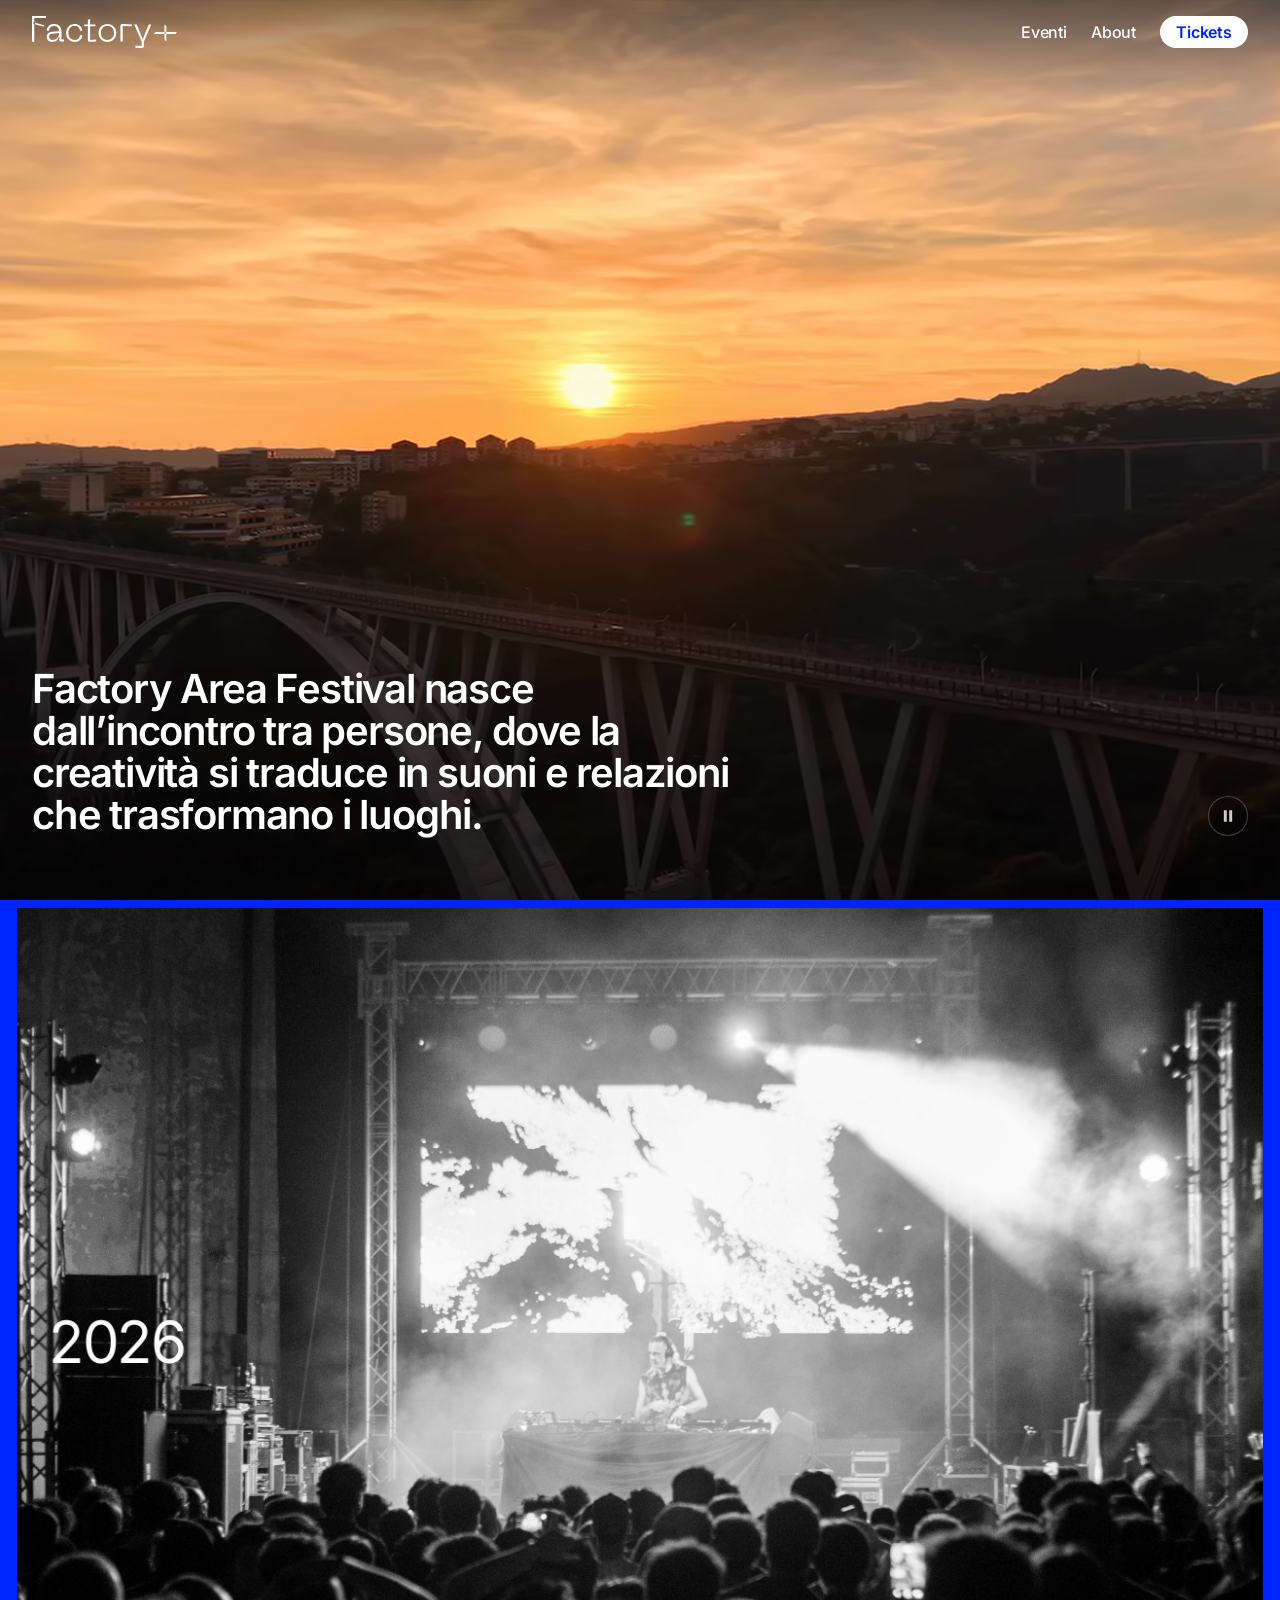
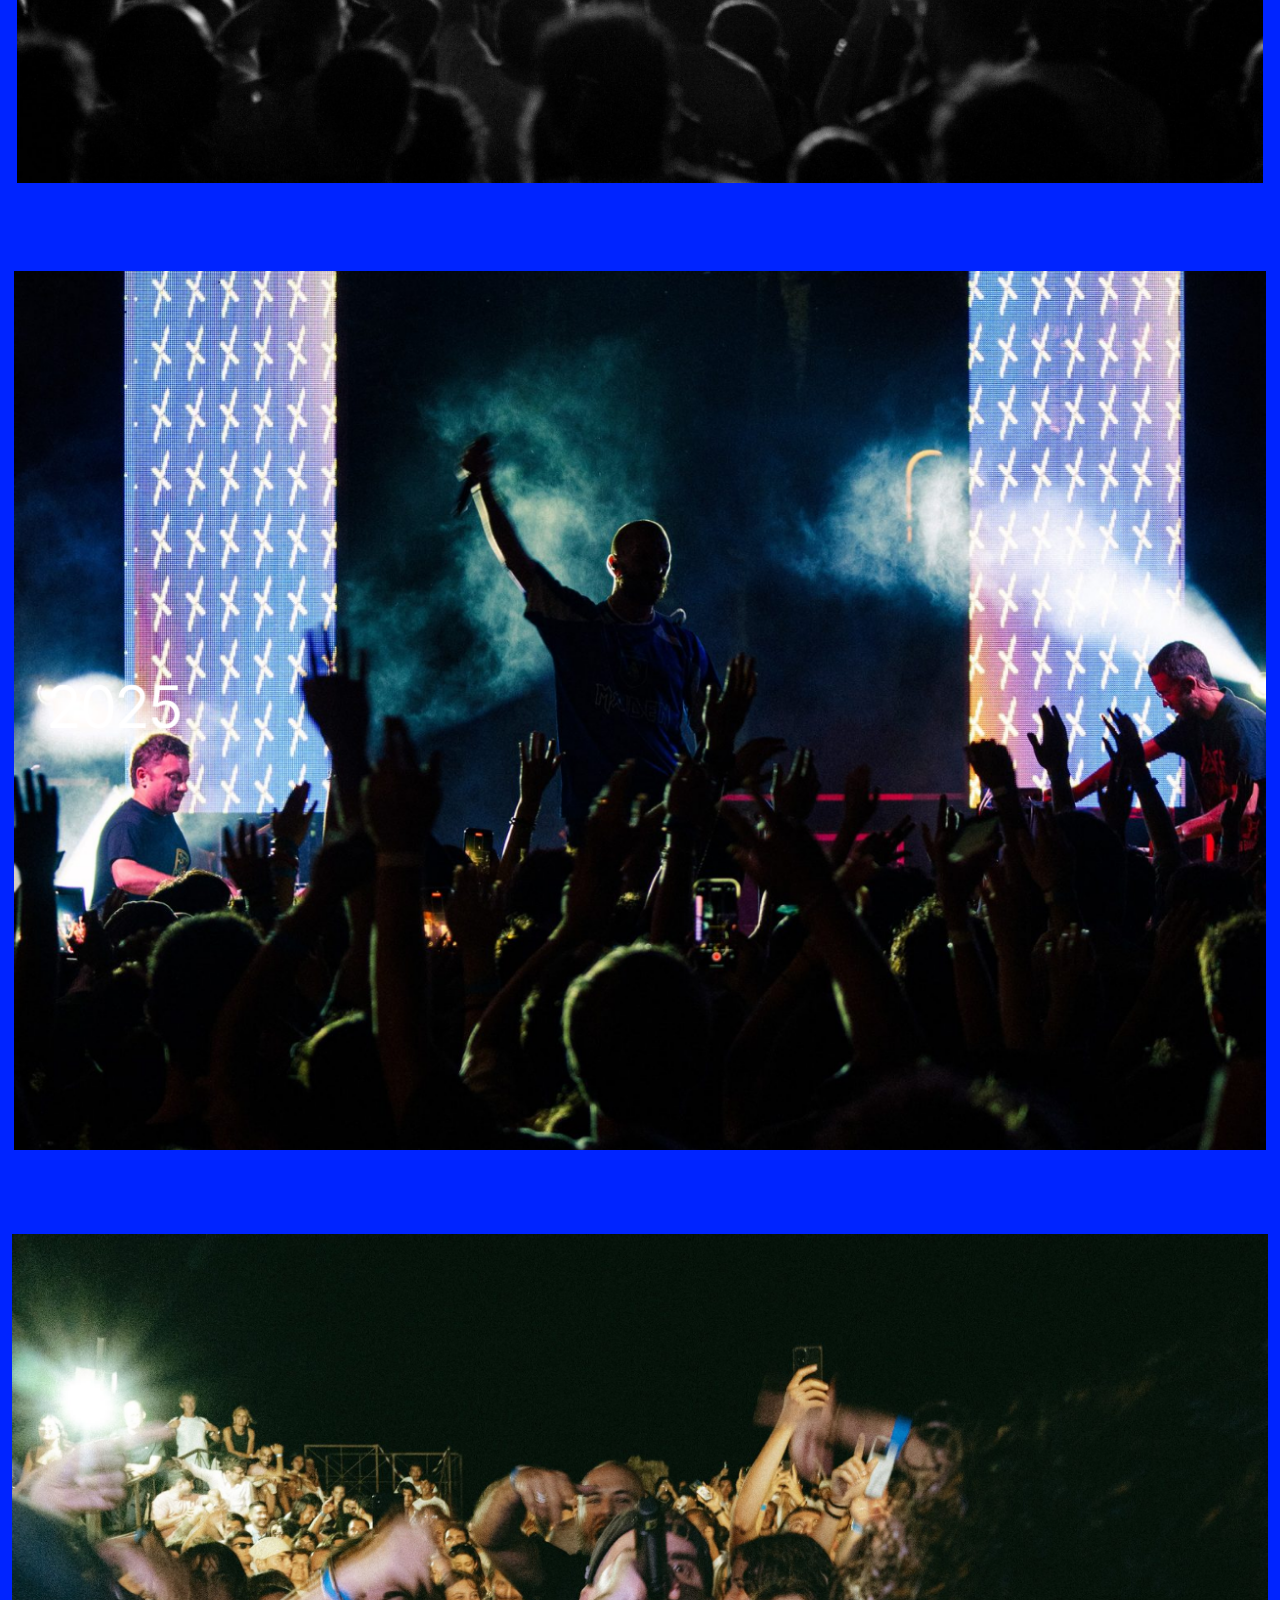
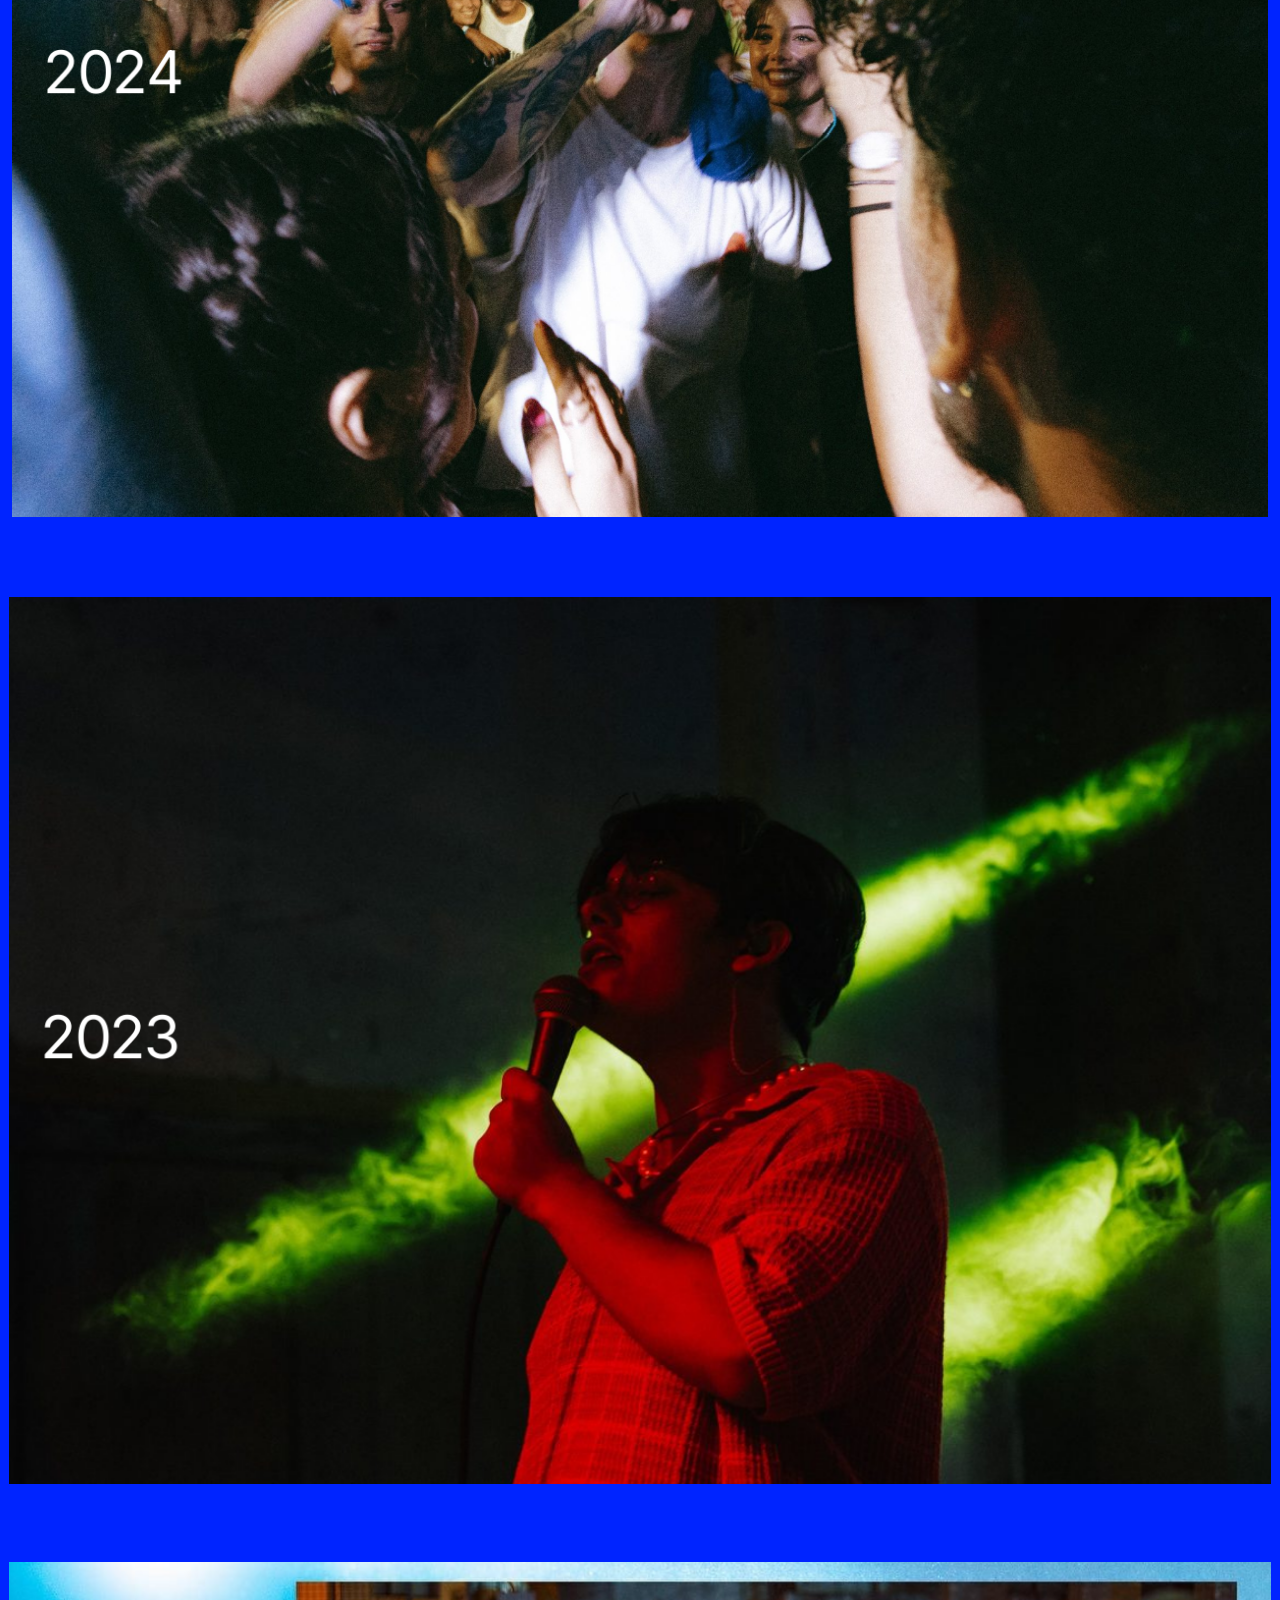
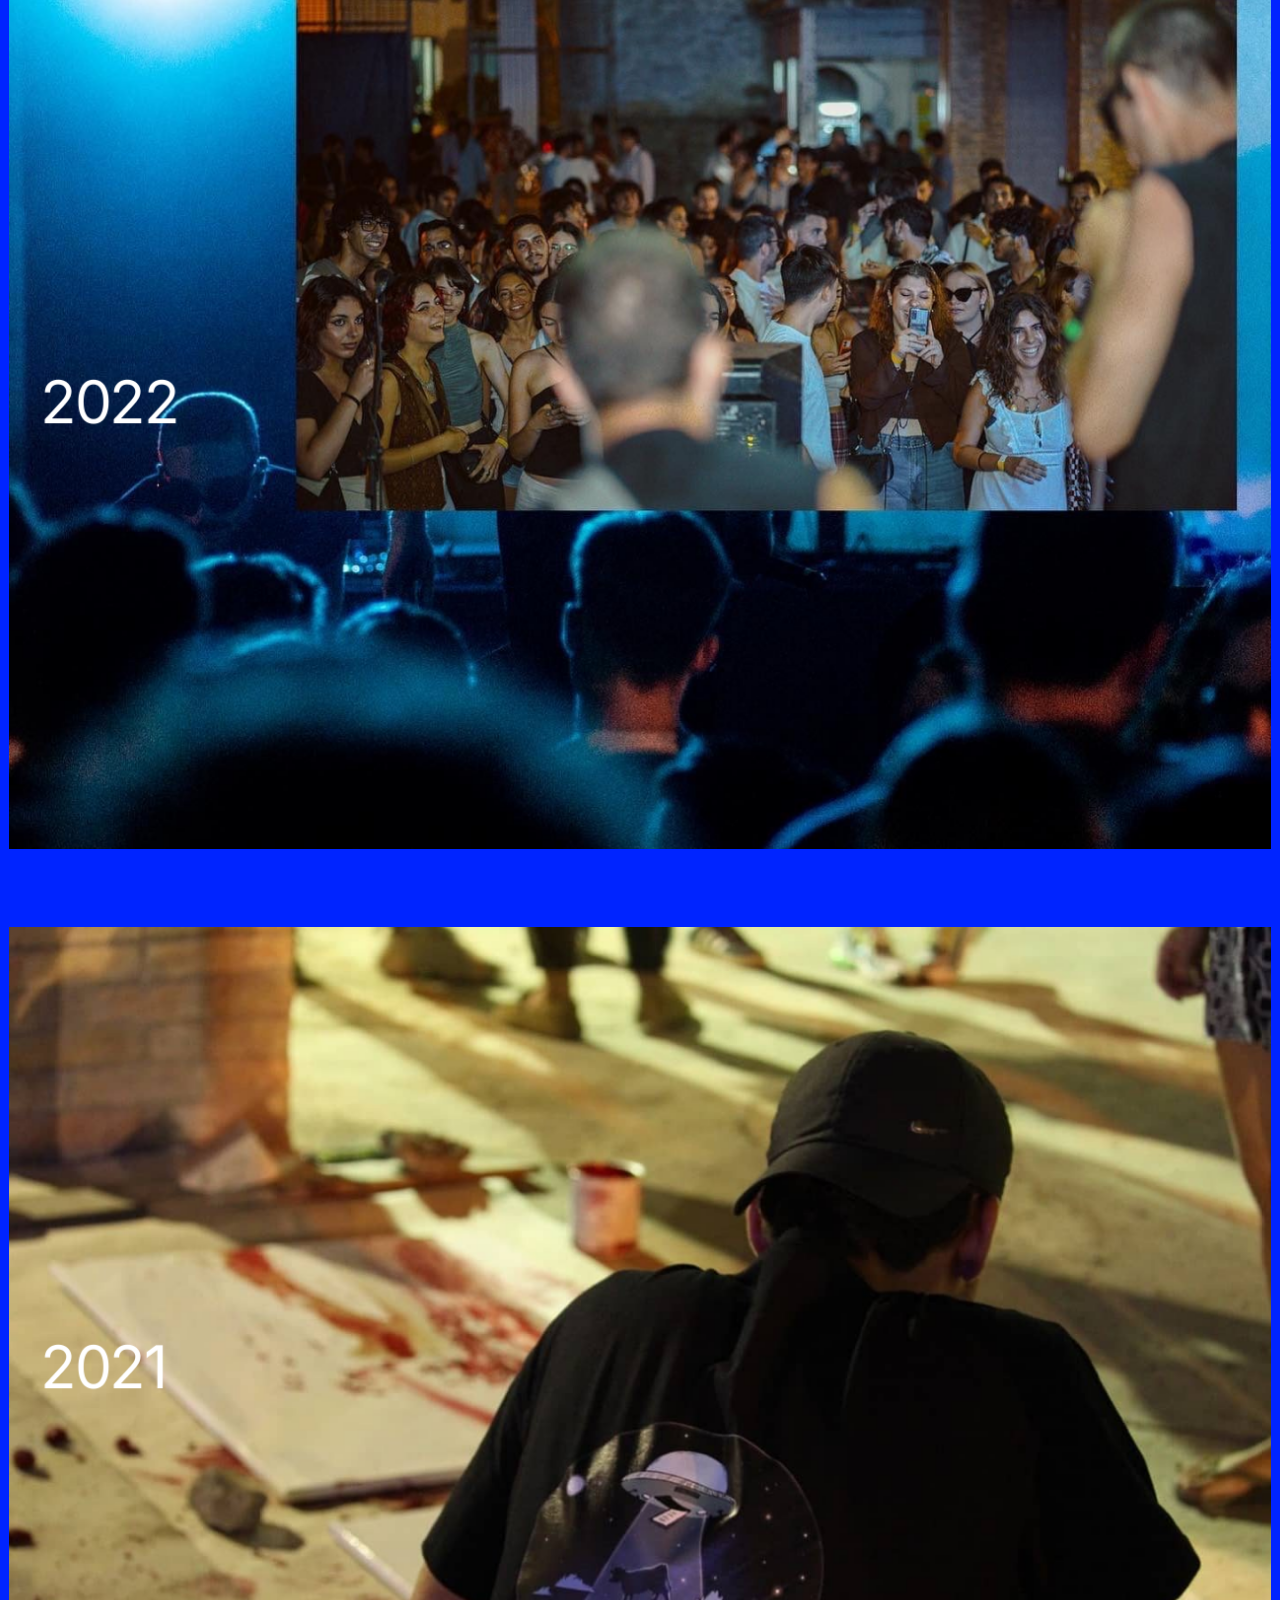
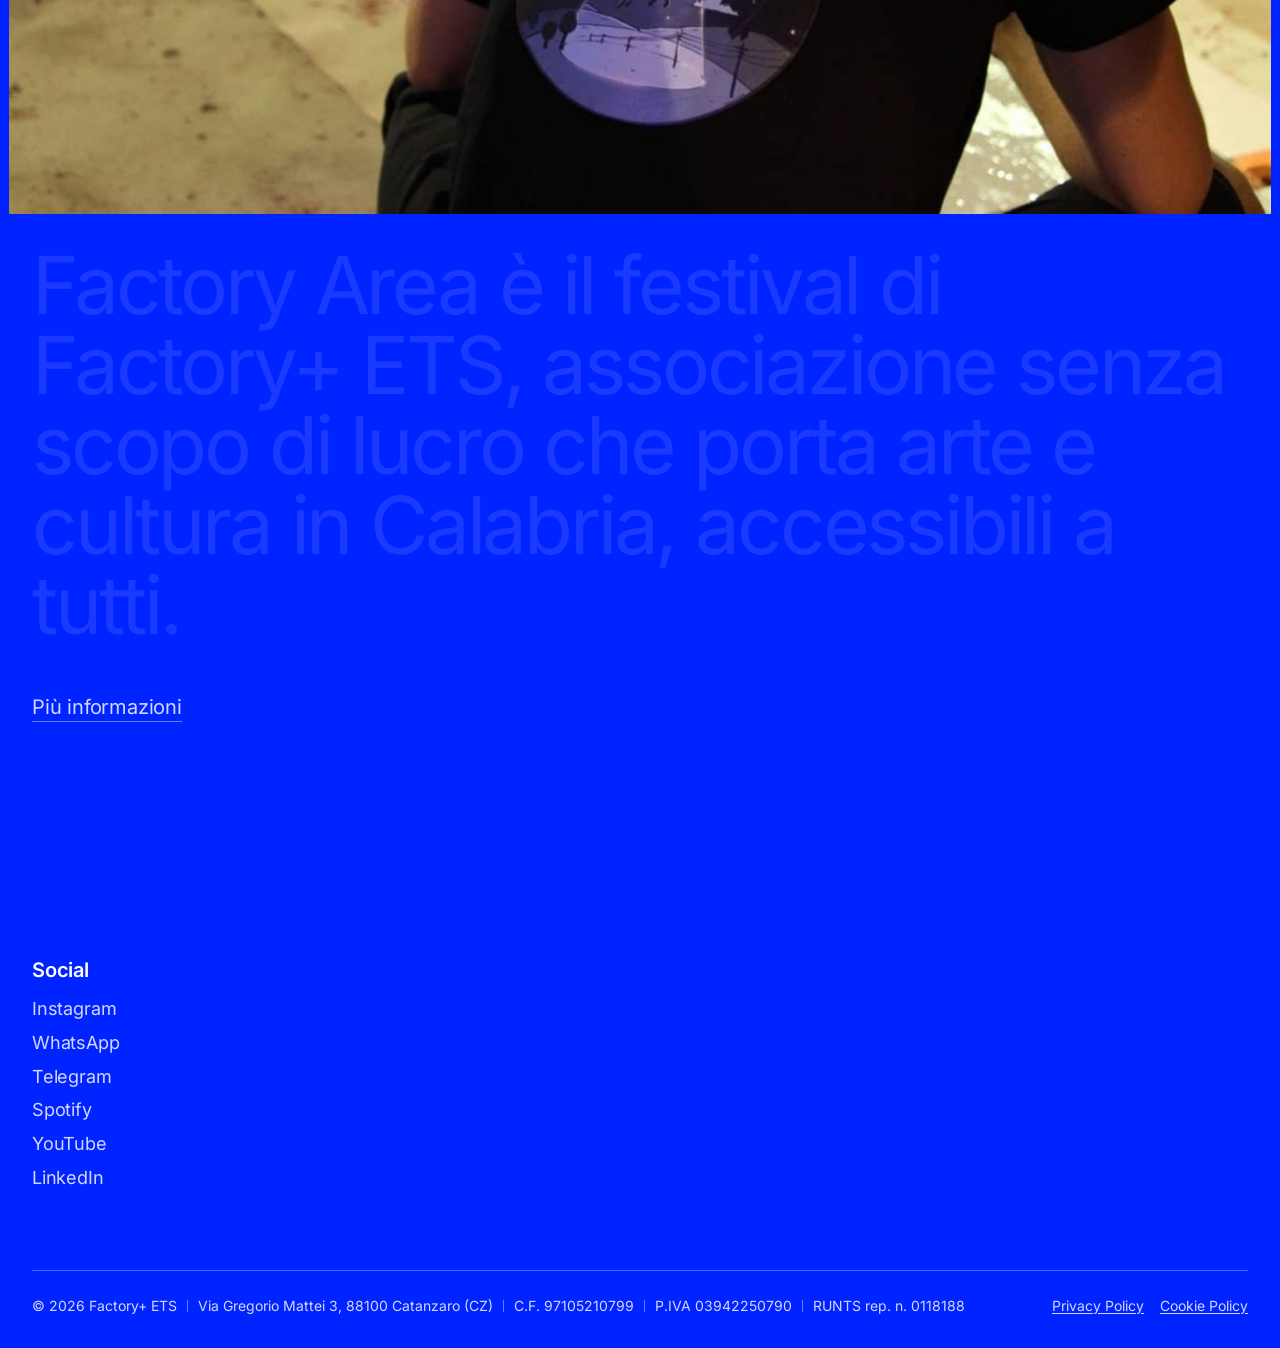
<file: index.html>
<!doctype html>
<html lang="it">
<head>
  <meta charset="utf-8">
  <meta http-equiv="Content-Security-Policy" content="default-src 'self'; script-src 'self' 'sha256-B5acr88x/a4kV9FMZVbp67Z5FdVCgvuFwhmHcBiH8vU='; style-src 'self' 'unsafe-inline'; img-src 'self' data:; media-src 'self'; font-src 'self'; connect-src 'self'; manifest-src 'self'; frame-src 'none'; object-src 'none'; base-uri 'self'; form-action 'none'; upgrade-insecure-requests">
  <meta name="viewport" content="width=device-width, initial-scale=1">
  <title>Factory Area Festival | Festival di musica e arte in Calabria</title>
  <meta name="description" content="Factory Area Festival è il festival multidisciplinare di musica e arte nato in Calabria nel 2021 e organizzato da Factory+ ETS di Catanzaro.">
  <link rel="canonical" href="https://factoryarea.it/">
  <meta name="robots" content="index, follow, max-image-preview:large">
  <meta name="theme-color" content="#6e5745">

  <!-- Anteprima quando il link viene condiviso (WhatsApp, Facebook, LinkedIn, X…) -->
  <meta property="og:type" content="website">
  <meta property="og:site_name" content="Factory Area Festival">
  <meta property="og:locale" content="it_IT">
  <meta property="og:title" content="Factory Area Festival">
  <meta property="og:description" content="Factory Area Festival è il festival multidisciplinare di musica e arte nato in Calabria nel 2021 e organizzato da Factory+ ETS di Catanzaro.">
  <meta property="og:url" content="https://factoryarea.it/">
  <meta property="og:image" content="https://factoryarea.it/assets/img/og-factoryarea.png">
  <meta property="og:image:type" content="image/png">
  <meta property="og:image:width" content="1200">
  <meta property="og:image:height" content="630">
  <meta property="og:image:alt" content="Logo Factory+ di Factory Area Festival">
  <meta name="twitter:card" content="summary_large_image">
  <meta name="twitter:title" content="Factory Area Festival">
  <meta name="twitter:description" content="Factory Area Festival è il festival multidisciplinare di musica e arte nato in Calabria nel 2021 e organizzato da Factory+ ETS di Catanzaro.">
  <meta name="twitter:image" content="https://factoryarea.it/assets/img/og-factoryarea.png">
  <meta name="twitter:image:alt" content="Logo Factory+ di Factory Area Festival">

  <!-- Icone -->
  <link rel="icon" href="favicon.ico" sizes="16x16 32x32 48x48">
  <link rel="icon" href="assets/img/icon-192.png" type="image/png" sizes="192x192">
  <link rel="icon" href="assets/img/favicon.svg" type="image/svg+xml">
  <link rel="apple-touch-icon" href="assets/img/apple-touch-icon.png">
  <link rel="manifest" href="site.webmanifest">

  <link rel="preload" href="assets/fonts/inter-latin-wght-normal.woff2" as="font" type="font/woff2" crossorigin>
  <link rel="preload" href="assets/video/hero-poster.jpg" as="image" fetchpriority="high">
  <link rel="stylesheet" href="assets/css/style.css">
  <script>
    /* Attiva le animazioni (se il browser non chiede di ridurre i movimenti) */
    (function () {
      var d = document.documentElement;
      if (!window.matchMedia("(prefers-reduced-motion: reduce)").matches) {
        d.classList.add("anim");
        setTimeout(function () { if (!window.__faReady) d.classList.remove("anim"); }, 4000);
      }
    })();
  </script>
  <script src="assets/js/lenis.min.js" defer></script>
  <script src="assets/js/main.js" defer></script>
  <script type="application/ld+json">
  {
    "@context": "https://schema.org",
    "@type": "NGO",
    "@id": "https://factoryarea.it/#ente",
    "name": "Factory+ ETS",
    "alternateName": [
      "Associazione culturale Factory+",
      "Factory Area Festival"
    ],
    "description": "Ente del Terzo Settore che organizza Factory Area Festival, festival multidisciplinare di musica e arte in Calabria.",
    "url": "https://factoryarea.it/",
    "logo": "https://factoryarea.it/assets/img/logo-factory-nero.png",
    "foundingDate": "2021",
    "taxID": "97105210799",
    "vatID": "IT03942250790",
    "address": {
      "@type": "PostalAddress",
      "streetAddress": "Via Gregorio Mattei 3",
      "postalCode": "88100",
      "addressLocality": "Catanzaro",
      "addressRegion": "CZ",
      "addressCountry": "IT"
    },
    "sameAs": [
      "https://www.instagram.com/factoryarea",
      "https://www.whatsapp.com/channel/0029VbCT6C2CcW4zBC6F692b",
      "https://t.me/FACTORYAREA",
      "https://open.spotify.com/show/7eSPHnYkYD0GSq333V9OXO",
      "https://www.youtube.com/@factoryarea",
      "https://www.linkedin.com/company/factoryarea/"
    ]
  }
  </script>
  <script type="application/ld+json">
  {
    "@context": "https://schema.org",
    "@type": "WebSite",
    "@id": "https://factoryarea.it/#sito",
    "name": "Factory Area Festival",
    "alternateName": [
      "Factory Area",
      "factoryarea.it"
    ],
    "url": "https://factoryarea.it/",
    "inLanguage": "it-IT",
    "publisher": {
      "@id": "https://factoryarea.it/#ente"
    }
  }
  </script>
</head>
<body class="page-home">
  <!-- Colore della fascia in alto del browser (Safari su iPhone e Mac, Chrome su Android):
       segue il colore del bordo superiore del video, finché non si scorre la pagina. -->
  <div class="tint" data-tint aria-hidden="true" style="background-color:#6e5745"></div>
  <a class="skip-link" href="#contenuto">Vai al contenuto</a>

  <!-- ================= NAVIGAZIONE =================
       Barra con sfondo sfocato. In home resta trasparente sopra il video
       finché non si scorre la pagina (attributo data-overlay). -->
  <header class="nav" data-nav data-overlay>
    <div class="nav__bar">
      <a class="nav__logo" href="./" aria-current="page" aria-label="Factory Area Festival, vai alla home" data-reveal data-trigger="load" style="--ry:10px;--rb:6px;--rd:.8s;--rdelay:0s">
        <svg class="nav__logo-svg" viewBox="784.94 705.36 1264.77 279.21" fill="currentColor" aria-hidden="true" focusable="false"><polygon points="784.94 705.36 784.94 930.53 804.74 930.53 804.74 776.5 796.55 774.29 796.55 759.06 804.74 761.34 804.74 722.16 907.94 722.16 907.94 705.36 784.94 705.36"/><path d="M810.94,764.08l78.91,22,2.64,14.09-81.55-22v-14.09Z"/><path d="M914.19,886.13c0-12,3.8-21.75,11.4-29.25,7.6-7.5,19.3-11.95,35.1-13.35l61.8-5.7c-1.8-30-16.6-45-44.4-45-12.6,0-23.1,3.25-31.5,9.75-8.4,6.5-12.6,16.95-12.6,31.35h-19.8c0-15.8,5.65-29.4,16.95-40.8,11.3-11.4,26.95-17.1,46.95-17.1s35.95,6.25,47.25,18.75c11.3,12.5,16.95,28.55,16.95,48.15v67.8h21.9v16.8h-25.2c-11,0-16.5-5.5-16.5-16.5v-9l3-15h-6c-3.2,12.6-9.4,23-18.6,31.2-9.2,8.2-21.9,12.3-38.1,12.3-10,0-18.45-1.5-25.35-4.5-6.9-3-11.9-7-15-12-3.1-5-5.25-9.7-6.45-14.1-1.2-4.4-1.8-9-1.8-13.8ZM933.99,884.33c0,9.4,2.7,16.65,8.1,21.75,5.4,5.1,12.9,7.65,22.5,7.65,17.4,0,31.4-5.6,42-16.8,10.6-11.2,15.9-25.3,15.9-42.3l-58.8,5.7c-10.2,1-17.7,3.3-22.5,6.9-4.8,3.6-7.2,9.3-7.2,17.1Z"/><path d="M1102.74,908.18c-13.3-14.9-19.95-33.25-19.95-55.05s6.65-40.1,19.95-54.9c13.3-14.8,31.55-22.2,54.75-22.2,15.8,0,30.45,4.8,43.95,14.4s21.25,24.2,23.25,43.8h-20.1c-4.2-27.6-19.9-41.4-47.1-41.4-18,0-31.65,5.75-40.95,17.25-9.3,11.5-13.95,25.85-13.95,43.05s4.65,31.85,13.95,43.35c9.3,11.5,22.95,17.25,40.95,17.25,27.2,0,42.9-13.8,47.1-41.4h20.1c-2,19.6-9.75,34.2-23.25,43.8s-28.15,14.4-43.95,14.4c-23.2,0-41.45-7.45-54.75-22.35Z"/><path d="M1292.18,914.03l51.9-3.3v16.8l-52.2,3c-6.6.4-11.5-1.05-14.7-4.35-3.2-3.3-4.8-8.35-4.8-15.15v-115.2h-32.1v-16.8h32.1v-40.5l19.8-6v46.5h45.9v16.8h-45.9v118.2Z"/><path d="M1365.68,853.13c0-21.4,7.1-39.6,21.3-54.6,14.2-15,32.9-22.5,56.1-22.5s41.6,7.5,55.8,22.5c14.2,15,21.3,33.2,21.3,54.6s-7.1,39.9-21.3,54.9c-14.2,15-32.8,22.5-55.8,22.5s-41.9-7.5-56.1-22.5c-14.2-15-21.3-33.3-21.3-54.9ZM1385.48,853.13c0,17.2,5.05,31.6,15.15,43.2,10.1,11.6,24.25,17.4,42.45,17.4s32.05-5.85,42.15-17.55c10.1-11.7,15.15-26.05,15.15-43.05s-5.05-31.3-15.15-42.9c-10.1-11.6-24.15-17.4-42.15-17.4s-32.1,5.8-42.3,17.4c-10.2,11.6-15.3,25.9-15.3,42.9Z"/><path d="M1556.79,927.53v-132c0-13.6,6.5-20.1,19.5-19.5l79.5,3v16.8l-79.2-3v134.7h-19.8Z"/><path d="M1803.98,779.03h21.3l-63.9,148.5v40.5c0,11.6-6.5,17.1-19.5,16.5l-54.3-3v-16.8l54,3v-40.2l-64.2-148.5h21.3l49.8,122.4v9h6v-9l49.5-122.4Z"/><polygon points="1945.93 853.42 1938.45 845.95 1863.78 845.95 1848.5 861.53 1937.82 861.53 1945.93 853.42"/><polygon points="1949.25 850.1 1957.12 842.22 1957.12 794.31 1941.08 779.03 1941.08 841.94 1949.25 850.1"/><polygon points="1949.15 856.65 1941.08 864.71 1941.08 912.25 1957.12 927.53 1957.12 864.62 1949.15 856.65"/><polygon points="1959.85 845.95 1952.47 853.33 1960.67 861.53 2034.43 861.53 2049.71 845.95 1959.85 845.95"/></svg>
      </a>
      <nav class="nav__links" aria-label="Menu principale">
        <a class="nav__link" href="eventi/" data-split="word" data-trigger="load" style="--ty:10px;--tb:10px;--tdur:.4s" data-delay="0.1">Eventi</a>
        <a class="nav__link" href="about-us/" data-split="word" data-trigger="load" style="--ty:10px;--tb:10px;--tdur:.4s" data-delay="0.1">About</a>
        <a class="btn-primary" href="https://xceed.me/it/organizer/factory-area-festival" target="_blank" rel="noopener noreferrer" data-reveal data-trigger="load" style="--ry:10px;--rb:6px;--rd:.8s;--rdelay:.2s">Tickets</a>
      </nav>
      <div class="nav__mobile">
        <a class="btn-primary" href="https://xceed.me/it/organizer/factory-area-festival" target="_blank" rel="noopener noreferrer">Tickets</a>
        <button class="nav__toggle" type="button" aria-expanded="false" aria-controls="menu-mobile">Menu</button>
      </div>
    </div>
    <nav class="nav__menu" id="menu-mobile" aria-label="Menu" hidden>
      <a href="eventi/" style="--d:.3s">Eventi</a>
      <a href="about-us/" style="--d:.36s">About</a>
    </nav>
  </header>

  <main id="contenuto">

    <!-- HERO: video a tutto schermo, solo decorativo (non cliccabile).
         Il video resta fermo e le sezioni successive gli scorrono sopra.
         Parte da solo (autoplay), senza audio e in loop. Ogni browser sceglie il
         primo file che sa riprodurre: HEVC (Safari, iPhone, molti Chrome), AV1
         (Chrome, Firefox, Android) o H.264 (tutti gli altri); sui telefoni in
         verticale la versione ritagliata 3:4. Se il file scelto dà errore o resta
         fermo, lo script passa al formato successivo. -->
    <div class="hero__media">
      <div class="hero__parallax">
        <video class="hero__video" data-hero-video autoplay muted loop playsinline preload="auto" disablepictureinpicture disableremoteplayback x-webkit-airplay="deny" poster="assets/video/hero-poster.jpg" width="1920" height="1008" aria-hidden="true" tabindex="-1"
               data-tint-h="705842,705843,6f5743,6f5743,6f5843,6f5743,6f5743,6f5743,020103,030205,030207,010004,000002,000001,000001,1f1e20,1f1e20,080616,070821,060719,020102,020102,020102,020102,0e0d0f,0d0c0e,030106,080129,03020a,03010b,03010a,120c15,060514,030204,070609,02010a,020007,02010b,05031e,05021c,040101,050102,070202,0a0810,0a0915,0c0a19,020103,020102,4f2734,020103,030103,050305,060507,0f0e0f,07030b,08040c,040303,030203,030102,1e1524,1c1123,11101a,131013,131014,030203,020103,040407,050508,06070a,010002,010002,0c0a0d,131116,0b090e,040410,030205,030104,030104,15131c,171622,16151d,010102,010102,020102,020102,020102,020102,020102,020102,020102,010101"
               data-tint-v="745a42,745a42,735942,735942,735942,725943,725942,715842,020103,020103,020103,010002,010002,000001,000001,131214,151416,090720,07092c,060822,010001,010001,010001,010001,0f0e0f,0e0d0f,020104,08012b,030208,030108,030108,0c0a0b,010709,030204,030204,030111,03000c,040111,05021d,04021b,070101,060001,0a0001,020205,030206,030206,020103,020103,471022,020103,030203,050305,060507,0d0c0e,0d0615,0e0717,020202,020102,020102,261a2d,281b27,090810,070608,080709,040204,020103,07080c,08090e,090c12,010002,010002,070508,0c0a0c,070508,020103,020103,030205,030205,111014,141216,161417,010001,010001,010001,010001,010001,010001,010001,010001,010001,000001">
          <source src="assets/video/hero-verticale.hevc.mp4" type='video/mp4; codecs="hvc1.1.6.L93.90"' media="(max-aspect-ratio: 3/4)">
          <source src="assets/video/hero-verticale.av1.mp4" type='video/mp4; codecs="av01.0.05M.10"' media="(max-aspect-ratio: 3/4)">
          <source src="assets/video/hero-verticale.mp4" type="video/mp4" media="(max-aspect-ratio: 3/4)">
          <source src="assets/video/hero.hevc.mp4" type='video/mp4; codecs="hvc1.1.6.L120.90"'>
          <source src="assets/video/hero.av1.mp4" type='video/mp4; codecs="av01.0.08M.10"'>
          <source src="assets/video/hero.mp4" type="video/mp4">
        </video>
        <!-- Copertina sopra il video finché non parte davvero: nasconde il grande "play"
             che Safari mostra al centro quando blocca l'avvio automatico -->
        <img class="hero__cover" data-hero-cover src="assets/video/hero-poster.jpg" alt="" width="1920" height="1008" aria-hidden="true" decoding="async">
      </div>
    </div>
    <section class="hero" id="hero">
      <div class="hero__content" data-reveal data-trigger="load">
        <h1 class="hero__text t-hero" data-split="line" data-trigger="load" data-stagger="0.1" data-delay="0.1">Factory Area Festival nasce dall’incontro tra persone, dove la creatività si traduce in suoni e relazioni che trasformano i luoghi.</h1>
      </div>
      <button class="hero__toggle" type="button" data-video-toggle aria-label="Metti in pausa il video" hidden>
        <svg class="hero__icon hero__icon--pause" viewBox="0 0 24 24" aria-hidden="true" focusable="false"><path d="M7 5h3.5v14H7zM13.5 5H17v14h-3.5z" fill="currentColor"/></svg>
        <svg class="hero__icon hero__icon--play" viewBox="0 0 24 24" aria-hidden="true" focusable="false"><path d="M8 5.5v13l10.5-6.5z" fill="currentColor"/></svg>
      </button>
    </section>

    <!-- EDIZIONI: le foto si fermano e si impilano scorrendo -->
    <section class="stack" id="edizioni" aria-label="Le edizioni">
      <a class="stack__card" href="eventi/sestaed/" aria-label="Factory Area Festival 6 (2026)" style="--top:0px;--top-m:0px" data-scale="0.4" data-scale-m="0.5" data-y="-100" data-y-m="-170">
        <div class="stack__inner">
          <img class="stack__img" src="assets/img/edizioni/2026/copertina-2048.jpg" srcset="assets/img/edizioni/2026/copertina-1024.jpg 1024w, assets/img/edizioni/2026/copertina-2048.jpg 2048w" sizes="100vw" width="2048" height="1638" alt="Foto di Factory Area Festival 6 (2026)" loading="lazy" decoding="async">
          <div class="stack__label">
            <h2 class="t-h2" data-split="char" data-stagger="0.1" data-delay="0.1" style="--ty:10px;--ts:.8;--tb:3px;--tdur:1s">2026</h2>
            <span class="stack__line" aria-hidden="true"></span>
          </div>
        </div>
      </a>
      <a class="stack__card" href="eventi/quintaed/" aria-label="Factory Area Festival 5 (2025)" style="--top:50px;--top-m:30px" data-scale="0.5" data-scale-m="0.6" data-y="-100" data-y-m="-150">
        <div class="stack__inner">
          <img class="stack__img" src="assets/img/edizioni/2025/copertina-2048.jpg" srcset="assets/img/edizioni/2025/copertina-1024.jpg 768w, assets/img/edizioni/2025/copertina-2048.jpg 1536w" sizes="100vw" width="1536" height="2048" alt="Foto di Factory Area Festival 5 (2025)" loading="lazy" decoding="async">
          <div class="stack__label">
            <h2 class="t-h2" data-split="char" data-stagger="0.1" data-delay="0.1" style="--ty:10px;--ts:.8;--tb:3px;--tdur:1s">2025</h2>
            <span class="stack__line" aria-hidden="true"></span>
          </div>
        </div>
      </a>
      <a class="stack__card" href="eventi/quartaed/" aria-label="Factory Area Festival 4 (2024)" style="--top:100px;--top-m:60px" data-scale="0.6" data-scale-m="0.7" data-y="-100" data-y-m="-130">
        <div class="stack__inner">
          <img class="stack__img" src="assets/img/edizioni/2024/foto-1-2048.jpg" srcset="assets/img/edizioni/2024/foto-1-1024.jpg 1024w, assets/img/edizioni/2024/foto-1-2048.jpg 2048w" sizes="100vw" width="2048" height="1536" alt="Foto di Factory Area Festival 4 (2024)" loading="lazy" decoding="async">
          <div class="stack__label">
            <h2 class="t-h2" data-split="char" data-stagger="0.1" data-delay="0.1" style="--ty:10px;--ts:.8;--tb:3px;--tdur:1s">2024</h2>
            <span class="stack__line" aria-hidden="true"></span>
          </div>
        </div>
      </a>
      <a class="stack__card" href="eventi/terzaed/" aria-label="Factory Area Festival 3 (2023)" style="--top:150px;--top-m:90px" data-scale="0.7" data-scale-m="0.8" data-y="-100" data-y-m="-100">
        <div class="stack__inner">
          <img class="stack__img" src="assets/img/edizioni/2023/foto-1-2048.jpg" srcset="assets/img/edizioni/2023/foto-1-1024.jpg 576w, assets/img/edizioni/2023/foto-1-2048.jpg 1153w" sizes="100vw" width="1153" height="2048" alt="Foto di Factory Area Festival 3 (2023)" loading="lazy" decoding="async">
          <div class="stack__label">
            <h2 class="t-h2" data-split="char" data-stagger="0.1" data-delay="0.1" style="--ty:10px;--ts:.8;--tb:3px;--tdur:1s">2023</h2>
            <span class="stack__line" aria-hidden="true"></span>
          </div>
        </div>
      </a>
      <a class="stack__card" href="eventi/secondaed/" aria-label="Factory Area Festival 2 (2022)" style="--top:150px;--top-m:90px" data-scale="0.7" data-scale-m="0.8" data-y="-100" data-y-m="-100">
        <div class="stack__inner">
          <img class="stack__img" src="assets/img/edizioni/2022/foto-1-2048.jpg" srcset="assets/img/edizioni/2022/foto-1-1024.jpg 1024w, assets/img/edizioni/2022/foto-1-2048.jpg 1440w" sizes="100vw" width="1440" height="1440" alt="Foto di Factory Area Festival 2 (2022)" loading="lazy" decoding="async">
          <div class="stack__label">
            <h2 class="t-h2" data-split="char" data-stagger="0.1" data-delay="0.1" style="--ty:10px;--ts:.8;--tb:3px;--tdur:1s">2022</h2>
            <span class="stack__line" aria-hidden="true"></span>
          </div>
        </div>
      </a>
      <a class="stack__card" href="eventi/primaed/" aria-label="Factory Area Festival (2021)" style="--top:150px;--top-m:90px" data-scale="0.7" data-scale-m="0.8" data-y="-100" data-y-m="-100">
        <div class="stack__inner">
          <img class="stack__img" src="assets/img/edizioni/2021/foto-1-2048.jpg" srcset="assets/img/edizioni/2021/foto-1-1024.jpg 1024w, assets/img/edizioni/2021/foto-1-2048.jpg 1440w" sizes="100vw" width="1440" height="959" alt="Foto di Factory Area Festival (2021)" loading="lazy" decoding="async">
          <div class="stack__label">
            <h2 class="t-h2" data-split="char" data-stagger="0.1" data-delay="0.1" style="--ty:10px;--ts:.8;--tb:3px;--tdur:1s">2021</h2>
            <span class="stack__line" aria-hidden="true"></span>
          </div>
        </div>
      </a>
    </section>

    <!-- INTRO: il testo si "accende" scorrendo -->
    <section class="intro" id="about">
      <h2 class="intro__text t-display reveal-scroll">Factory Area è il festival di Factory+ ETS, associazione senza scopo di lucro che porta arte e cultura in Calabria, accessibili a tutti.</h2>
      <a class="link-line" href="about-us/">Più informazioni</a>
    </section>

  </main>

  <!-- ================= FOOTER ================= -->
  <footer class="footer">
    <div class="footer__wrap">
      <div class="footer__top">
        <div class="footer__cols">
          <div class="footer__col">
            <p class="footer__title">Social</p>
            <ul class="footer__list">
              <li><a href="https://www.instagram.com/factoryarea" target="_blank" rel="noopener noreferrer">Instagram</a></li>
              <li><a href="https://www.whatsapp.com/channel/0029VbCT6C2CcW4zBC6F692b" target="_blank" rel="noopener noreferrer">WhatsApp</a></li>
              <li><a href="https://t.me/FACTORYAREA" target="_blank" rel="noopener noreferrer">Telegram</a></li>
              <li><a href="https://open.spotify.com/show/7eSPHnYkYD0GSq333V9OXO" target="_blank" rel="noopener noreferrer">Spotify</a></li>
              <li><a href="https://www.youtube.com/@factoryarea" target="_blank" rel="noopener noreferrer">YouTube</a></li>
              <li><a href="https://www.linkedin.com/company/factoryarea/" target="_blank" rel="noopener noreferrer">LinkedIn</a></li>
            </ul>
          </div>
          <!-- Colonne libere: per aggiungere un gruppo di link copia il blocco "footer__col" qui sopra -->
        </div>
        <!-- Spazio per loghi o riconoscimenti (in basso a destra): per ora vuoto -->
        <div class="footer__badges"></div>
      </div>
      <div class="footer__bottom">
        <div class="footer__legal-wrap">
          <p class="footer__legal">
            <span>© <span data-year>2026</span> Factory+ ETS</span>
            <span>Via Gregorio Mattei 3, 88100 Catanzaro (CZ)</span>
            <span>C.F. 97105210799</span>
            <span>P.IVA 03942250790</span>
            <span>RUNTS rep. n. 0118188</span>
          </p>
        </div>
        <p class="footer__links"><a href="privacy/">Privacy Policy</a><a href="privacy/#cookie">Cookie Policy</a></p>
      </div>
    </div>
  </footer>

</body>
</html>
</file>
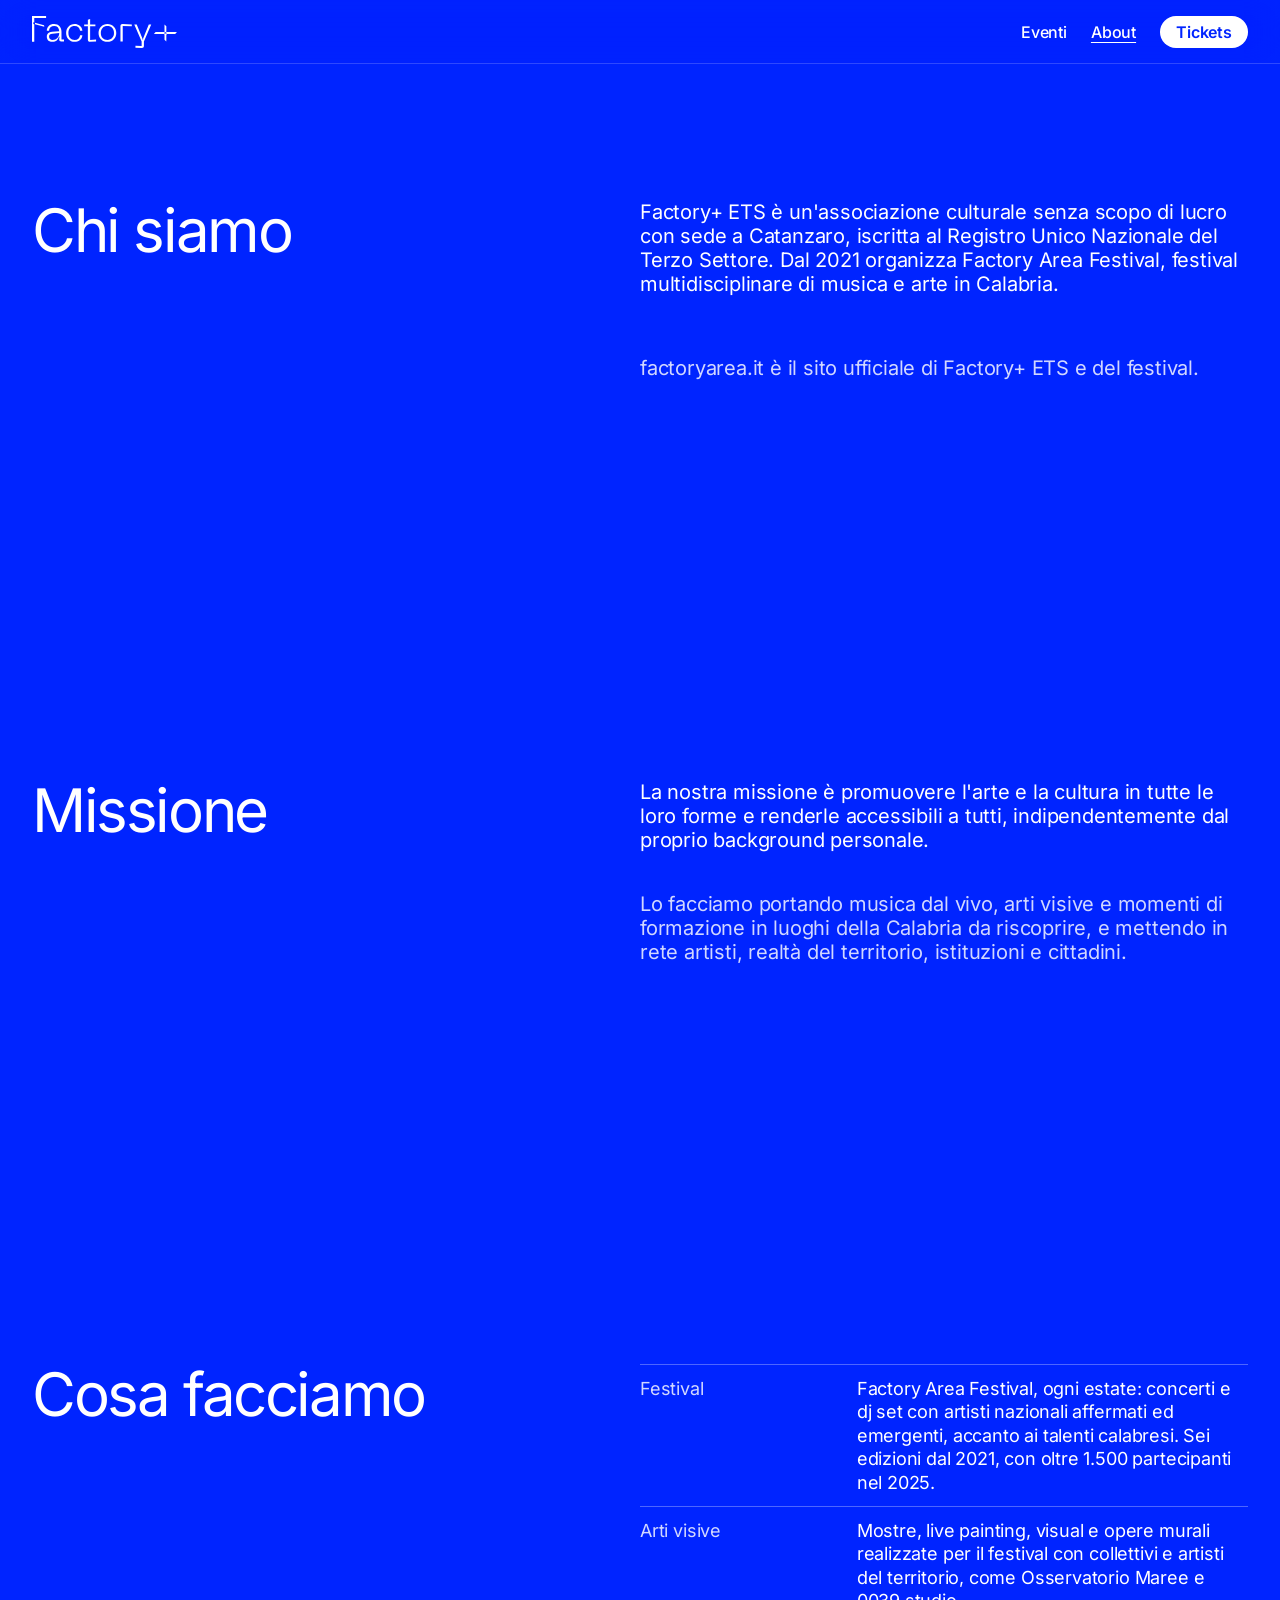
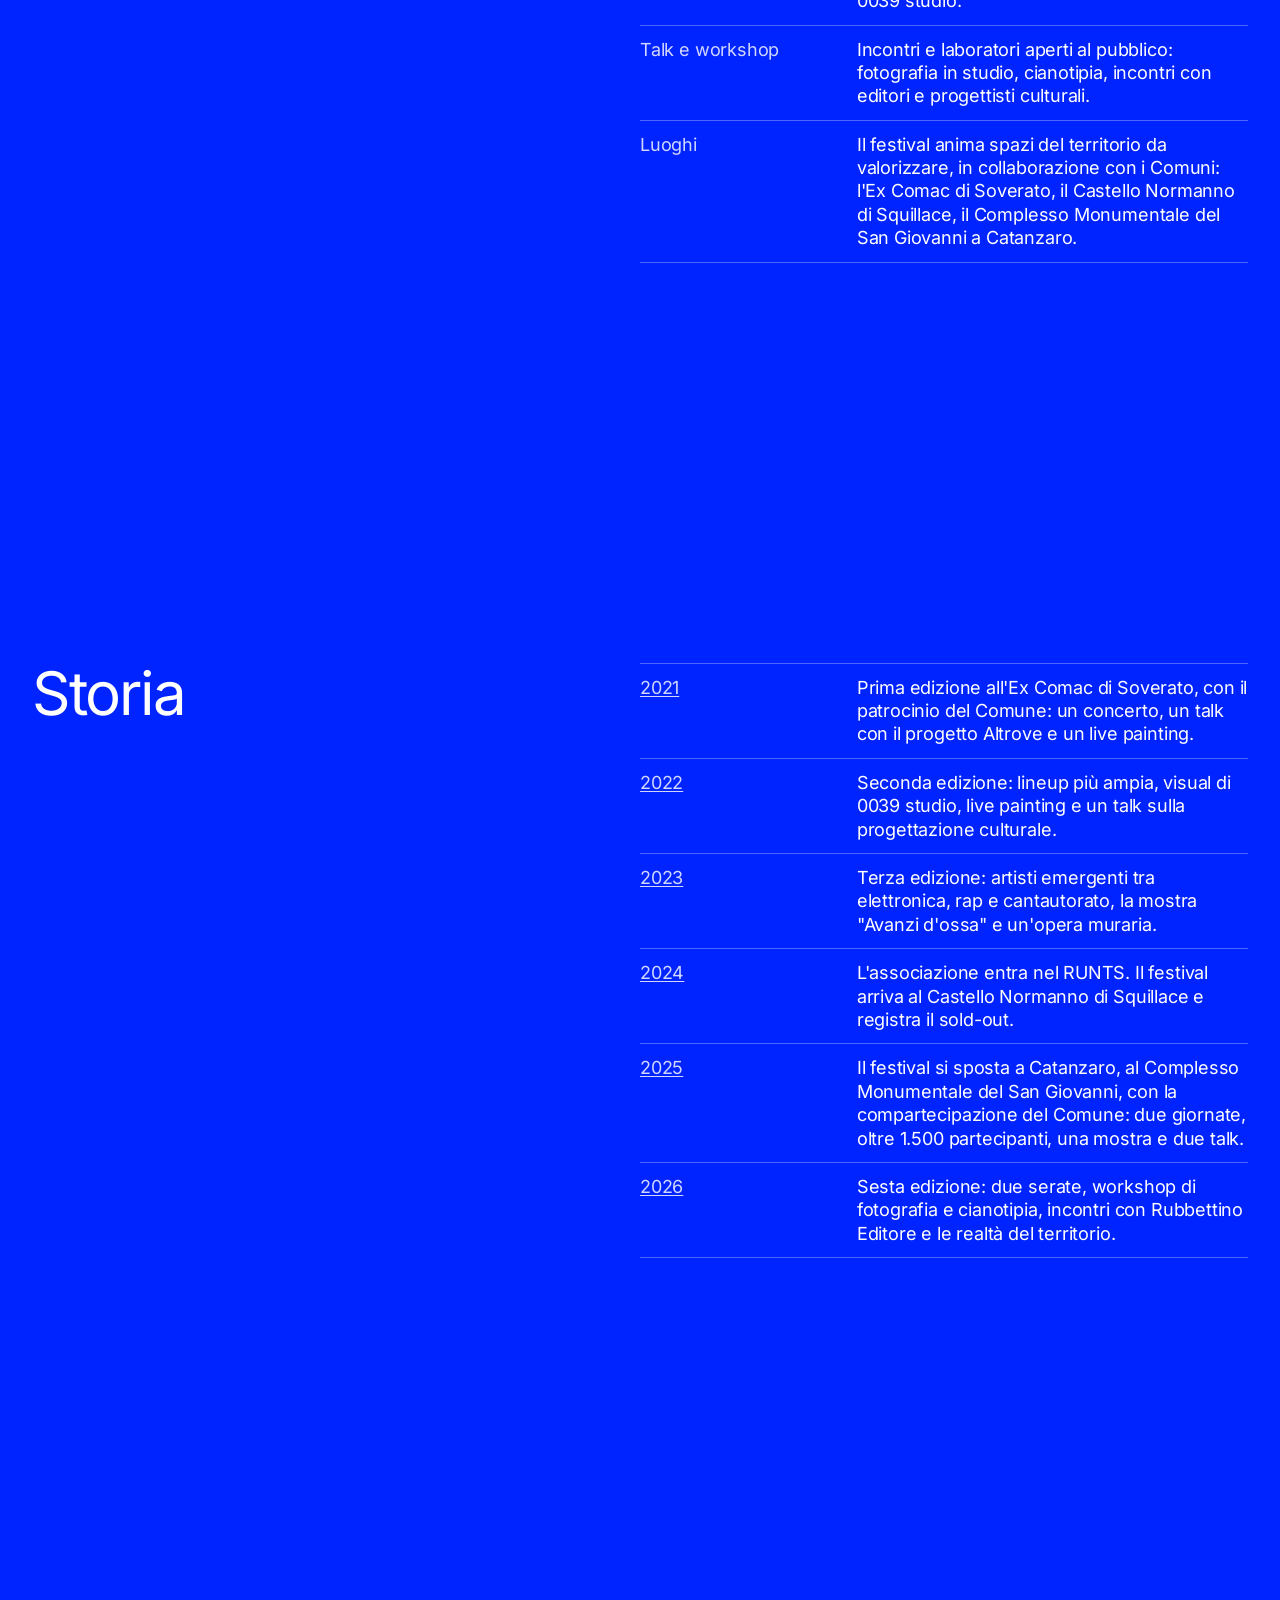
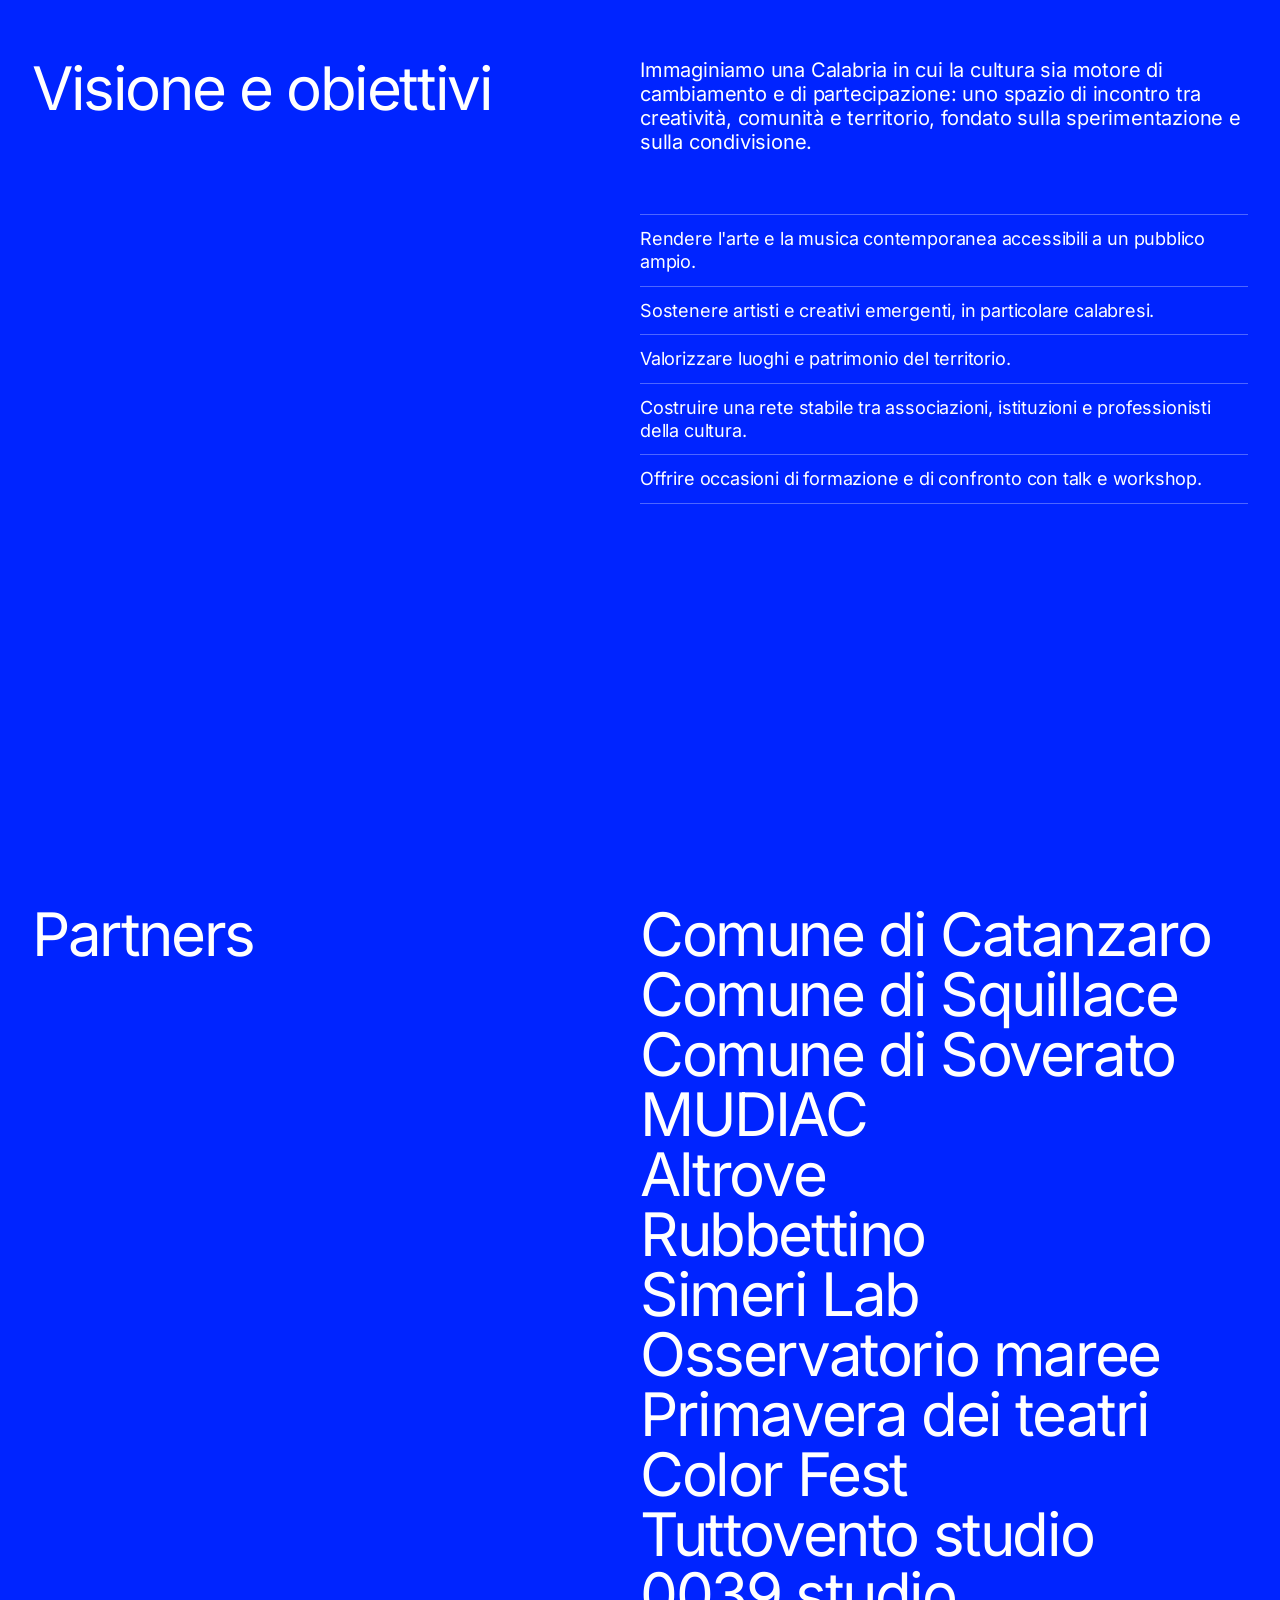
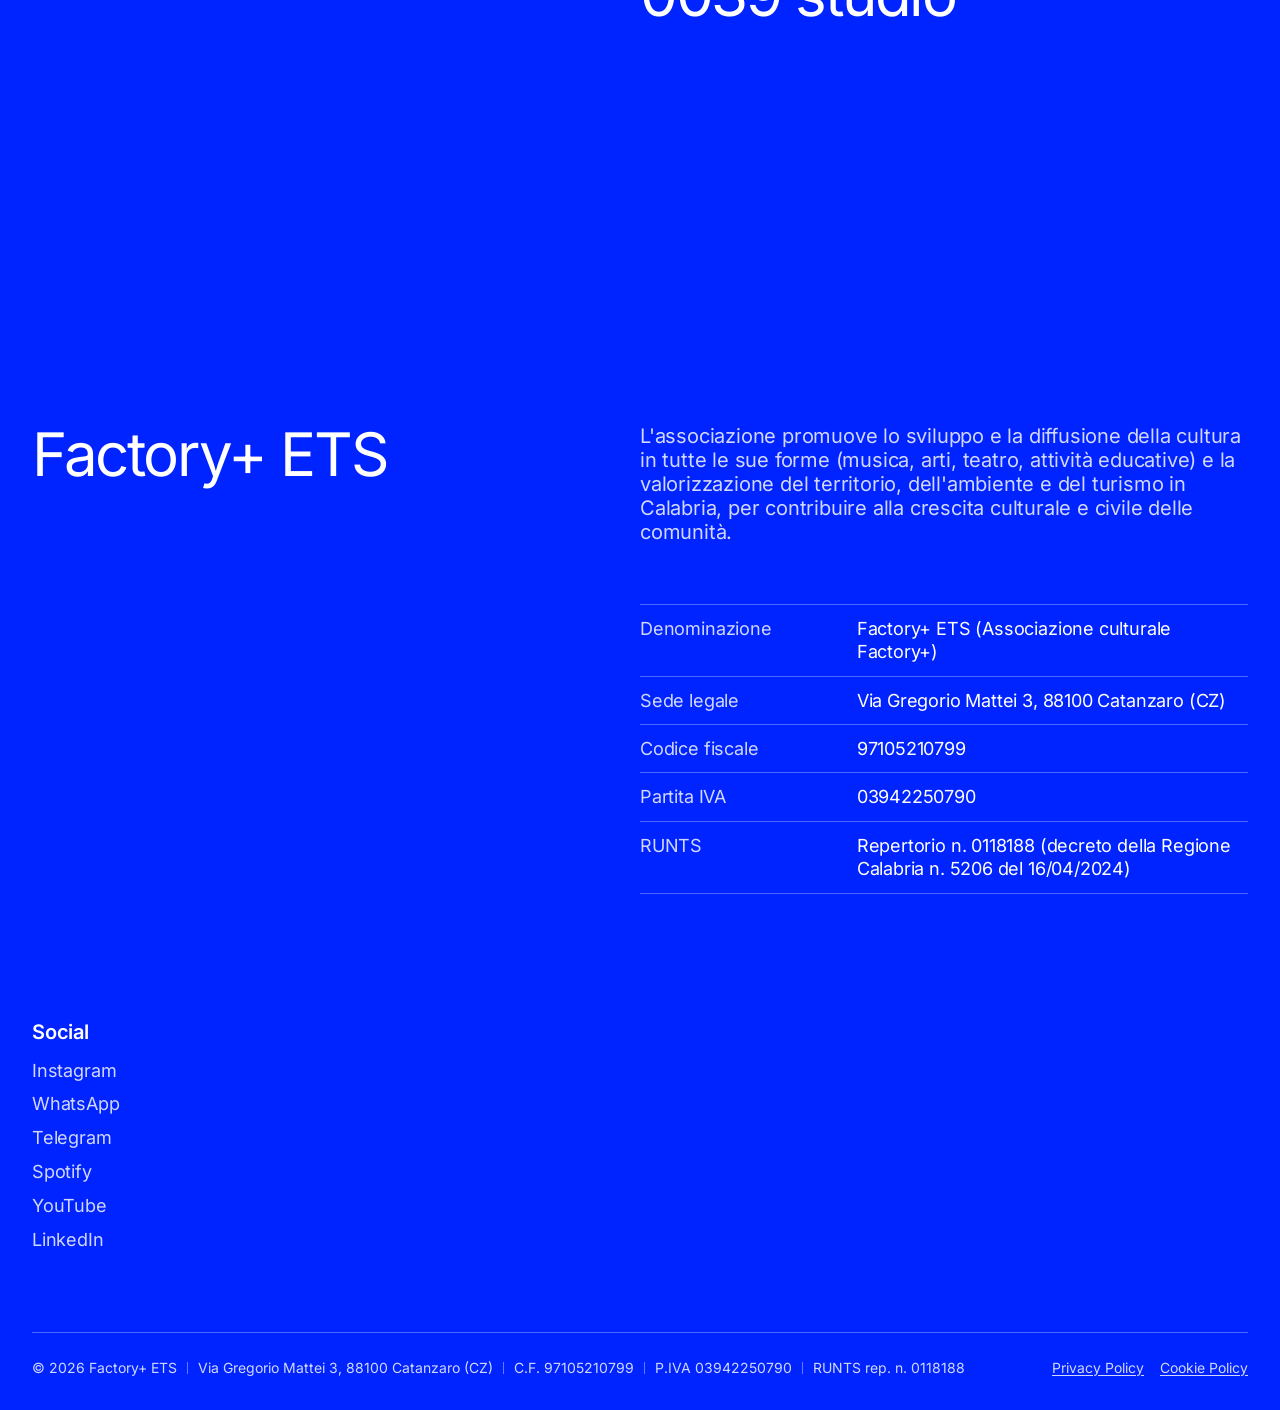
<file: about-us/index.html>
<!doctype html>
<html lang="it">
<head>
  <meta charset="utf-8">
  <meta http-equiv="Content-Security-Policy" content="default-src 'self'; script-src 'self' 'sha256-B5acr88x/a4kV9FMZVbp67Z5FdVCgvuFwhmHcBiH8vU='; style-src 'self' 'unsafe-inline'; img-src 'self' data:; media-src 'self'; font-src 'self'; connect-src 'self'; manifest-src 'self'; frame-src 'none'; object-src 'none'; base-uri 'self'; form-action 'none'; upgrade-insecure-requests">
  <meta name="viewport" content="width=device-width, initial-scale=1">
  <title>Chi siamo | Factory Area Festival</title>
  <meta name="description" content="Factory+ ETS, associazione senza scopo di lucro di Catanzaro che organizza Factory Area Festival: missione, attività, storia, obiettivi e dati dell&#x27;ente.">
  <link rel="canonical" href="https://factoryarea.it/about-us/">
  <meta name="robots" content="index, follow, max-image-preview:large">
  <meta name="theme-color" content="#0024FF">

  <!-- Anteprima quando il link viene condiviso (WhatsApp, Facebook, LinkedIn, X…) -->
  <meta property="og:type" content="website">
  <meta property="og:site_name" content="Factory Area Festival">
  <meta property="og:locale" content="it_IT">
  <meta property="og:title" content="Chi siamo | Factory Area Festival">
  <meta property="og:description" content="Factory+ ETS, associazione senza scopo di lucro di Catanzaro che organizza Factory Area Festival: missione, attività, storia, obiettivi e dati dell&#x27;ente.">
  <meta property="og:url" content="https://factoryarea.it/about-us/">
  <meta property="og:image" content="https://factoryarea.it/assets/img/og-factoryarea.png">
  <meta property="og:image:type" content="image/png">
  <meta property="og:image:width" content="1200">
  <meta property="og:image:height" content="630">
  <meta property="og:image:alt" content="Logo Factory+ di Factory Area Festival">
  <meta name="twitter:card" content="summary_large_image">
  <meta name="twitter:title" content="Chi siamo | Factory Area Festival">
  <meta name="twitter:description" content="Factory+ ETS, associazione senza scopo di lucro di Catanzaro che organizza Factory Area Festival: missione, attività, storia, obiettivi e dati dell&#x27;ente.">
  <meta name="twitter:image" content="https://factoryarea.it/assets/img/og-factoryarea.png">
  <meta name="twitter:image:alt" content="Logo Factory+ di Factory Area Festival">

  <!-- Icone -->
  <link rel="icon" href="../favicon.ico" sizes="16x16 32x32 48x48">
  <link rel="icon" href="../assets/img/icon-192.png" type="image/png" sizes="192x192">
  <link rel="icon" href="../assets/img/favicon.svg" type="image/svg+xml">
  <link rel="apple-touch-icon" href="../assets/img/apple-touch-icon.png">
  <link rel="manifest" href="../site.webmanifest">

  <link rel="preload" href="../assets/fonts/inter-latin-wght-normal.woff2" as="font" type="font/woff2" crossorigin>
  <link rel="stylesheet" href="../assets/css/style.css">
  <script>
    /* Attiva le animazioni (se il browser non chiede di ridurre i movimenti) */
    (function () {
      var d = document.documentElement;
      if (!window.matchMedia("(prefers-reduced-motion: reduce)").matches) {
        d.classList.add("anim");
        setTimeout(function () { if (!window.__faReady) d.classList.remove("anim"); }, 4000);
      }
    })();
  </script>
  <script src="../assets/js/lenis.min.js" defer></script>
  <script src="../assets/js/main.js" defer></script>
  <script type="application/ld+json">
  {
    "@context": "https://schema.org",
    "@type": "NGO",
    "@id": "https://factoryarea.it/#ente",
    "name": "Factory+ ETS",
    "alternateName": [
      "Associazione culturale Factory+",
      "Factory Area Festival"
    ],
    "description": "Ente del Terzo Settore che organizza Factory Area Festival, festival multidisciplinare di musica e arte in Calabria.",
    "url": "https://factoryarea.it/",
    "logo": "https://factoryarea.it/assets/img/logo-factory-nero.png",
    "foundingDate": "2021",
    "taxID": "97105210799",
    "vatID": "IT03942250790",
    "address": {
      "@type": "PostalAddress",
      "streetAddress": "Via Gregorio Mattei 3",
      "postalCode": "88100",
      "addressLocality": "Catanzaro",
      "addressRegion": "CZ",
      "addressCountry": "IT"
    },
    "sameAs": [
      "https://www.instagram.com/factoryarea",
      "https://www.whatsapp.com/channel/0029VbCT6C2CcW4zBC6F692b",
      "https://t.me/FACTORYAREA",
      "https://open.spotify.com/show/7eSPHnYkYD0GSq333V9OXO",
      "https://www.youtube.com/@factoryarea",
      "https://www.linkedin.com/company/factoryarea/"
    ]
  }
  </script>
  <script type="application/ld+json">
  {
    "@context": "https://schema.org",
    "@type": "BreadcrumbList",
    "itemListElement": [
      {
        "@type": "ListItem",
        "position": 1,
        "name": "Home",
        "item": "https://factoryarea.it/"
      },
      {
        "@type": "ListItem",
        "position": 2,
        "name": "Chi siamo",
        "item": "https://factoryarea.it/about-us/"
      }
    ]
  }
  </script>
</head>
<body class="page-about">
  <!-- Invisibile: Safari su iPhone ne usa il colore per la fascia sopra la barra -->
  <div class="tint" aria-hidden="true" style="background-color:#0024FF"></div>
  <a class="skip-link" href="#contenuto">Vai al contenuto</a>

  <!-- ================= NAVIGAZIONE =================
       Barra con sfondo sfocato. In home resta trasparente sopra il video
       finché non si scorre la pagina (attributo data-overlay). -->
  <header class="nav" data-nav>
    <div class="nav__bar">
      <a class="nav__logo" href="../" aria-label="Factory Area Festival, vai alla home" data-reveal data-trigger="load" style="--ry:10px;--rb:6px;--rd:.8s;--rdelay:0s">
        <svg class="nav__logo-svg" viewBox="784.94 705.36 1264.77 279.21" fill="currentColor" aria-hidden="true" focusable="false"><polygon points="784.94 705.36 784.94 930.53 804.74 930.53 804.74 776.5 796.55 774.29 796.55 759.06 804.74 761.34 804.74 722.16 907.94 722.16 907.94 705.36 784.94 705.36"/><path d="M810.94,764.08l78.91,22,2.64,14.09-81.55-22v-14.09Z"/><path d="M914.19,886.13c0-12,3.8-21.75,11.4-29.25,7.6-7.5,19.3-11.95,35.1-13.35l61.8-5.7c-1.8-30-16.6-45-44.4-45-12.6,0-23.1,3.25-31.5,9.75-8.4,6.5-12.6,16.95-12.6,31.35h-19.8c0-15.8,5.65-29.4,16.95-40.8,11.3-11.4,26.95-17.1,46.95-17.1s35.95,6.25,47.25,18.75c11.3,12.5,16.95,28.55,16.95,48.15v67.8h21.9v16.8h-25.2c-11,0-16.5-5.5-16.5-16.5v-9l3-15h-6c-3.2,12.6-9.4,23-18.6,31.2-9.2,8.2-21.9,12.3-38.1,12.3-10,0-18.45-1.5-25.35-4.5-6.9-3-11.9-7-15-12-3.1-5-5.25-9.7-6.45-14.1-1.2-4.4-1.8-9-1.8-13.8ZM933.99,884.33c0,9.4,2.7,16.65,8.1,21.75,5.4,5.1,12.9,7.65,22.5,7.65,17.4,0,31.4-5.6,42-16.8,10.6-11.2,15.9-25.3,15.9-42.3l-58.8,5.7c-10.2,1-17.7,3.3-22.5,6.9-4.8,3.6-7.2,9.3-7.2,17.1Z"/><path d="M1102.74,908.18c-13.3-14.9-19.95-33.25-19.95-55.05s6.65-40.1,19.95-54.9c13.3-14.8,31.55-22.2,54.75-22.2,15.8,0,30.45,4.8,43.95,14.4s21.25,24.2,23.25,43.8h-20.1c-4.2-27.6-19.9-41.4-47.1-41.4-18,0-31.65,5.75-40.95,17.25-9.3,11.5-13.95,25.85-13.95,43.05s4.65,31.85,13.95,43.35c9.3,11.5,22.95,17.25,40.95,17.25,27.2,0,42.9-13.8,47.1-41.4h20.1c-2,19.6-9.75,34.2-23.25,43.8s-28.15,14.4-43.95,14.4c-23.2,0-41.45-7.45-54.75-22.35Z"/><path d="M1292.18,914.03l51.9-3.3v16.8l-52.2,3c-6.6.4-11.5-1.05-14.7-4.35-3.2-3.3-4.8-8.35-4.8-15.15v-115.2h-32.1v-16.8h32.1v-40.5l19.8-6v46.5h45.9v16.8h-45.9v118.2Z"/><path d="M1365.68,853.13c0-21.4,7.1-39.6,21.3-54.6,14.2-15,32.9-22.5,56.1-22.5s41.6,7.5,55.8,22.5c14.2,15,21.3,33.2,21.3,54.6s-7.1,39.9-21.3,54.9c-14.2,15-32.8,22.5-55.8,22.5s-41.9-7.5-56.1-22.5c-14.2-15-21.3-33.3-21.3-54.9ZM1385.48,853.13c0,17.2,5.05,31.6,15.15,43.2,10.1,11.6,24.25,17.4,42.45,17.4s32.05-5.85,42.15-17.55c10.1-11.7,15.15-26.05,15.15-43.05s-5.05-31.3-15.15-42.9c-10.1-11.6-24.15-17.4-42.15-17.4s-32.1,5.8-42.3,17.4c-10.2,11.6-15.3,25.9-15.3,42.9Z"/><path d="M1556.79,927.53v-132c0-13.6,6.5-20.1,19.5-19.5l79.5,3v16.8l-79.2-3v134.7h-19.8Z"/><path d="M1803.98,779.03h21.3l-63.9,148.5v40.5c0,11.6-6.5,17.1-19.5,16.5l-54.3-3v-16.8l54,3v-40.2l-64.2-148.5h21.3l49.8,122.4v9h6v-9l49.5-122.4Z"/><polygon points="1945.93 853.42 1938.45 845.95 1863.78 845.95 1848.5 861.53 1937.82 861.53 1945.93 853.42"/><polygon points="1949.25 850.1 1957.12 842.22 1957.12 794.31 1941.08 779.03 1941.08 841.94 1949.25 850.1"/><polygon points="1949.15 856.65 1941.08 864.71 1941.08 912.25 1957.12 927.53 1957.12 864.62 1949.15 856.65"/><polygon points="1959.85 845.95 1952.47 853.33 1960.67 861.53 2034.43 861.53 2049.71 845.95 1959.85 845.95"/></svg>
      </a>
      <nav class="nav__links" aria-label="Menu principale">
        <a class="nav__link" href="../eventi/" data-split="word" data-trigger="load" style="--ty:10px;--tb:10px;--tdur:.4s" data-delay="0.1">Eventi</a>
        <a class="nav__link" href="../about-us/" aria-current="page" data-split="word" data-trigger="load" style="--ty:10px;--tb:10px;--tdur:.4s" data-delay="0.1">About</a>
        <a class="btn-primary" href="https://xceed.me/it/organizer/factory-area-festival" target="_blank" rel="noopener noreferrer" data-reveal data-trigger="load" style="--ry:10px;--rb:6px;--rd:.8s;--rdelay:.2s">Tickets</a>
      </nav>
      <div class="nav__mobile">
        <a class="btn-primary" href="https://xceed.me/it/organizer/factory-area-festival" target="_blank" rel="noopener noreferrer">Tickets</a>
        <button class="nav__toggle" type="button" aria-expanded="false" aria-controls="menu-mobile">Menu</button>
      </div>
    </div>
    <nav class="nav__menu" id="menu-mobile" aria-label="Menu" hidden>
      <a href="../eventi/" style="--d:.3s">Eventi</a>
      <a href="../about-us/" aria-current="page" style="--d:.36s">About</a>
    </nav>
  </header>

  <main id="contenuto" class="page about" data-reveal data-trigger="load" style="--ry:80px">

    <section class="about__section" aria-labelledby="chi-siamo">
      <div class="about__title">
        <h1 class="t-h2" id="chi-siamo">Chi siamo</h1>
      </div>
      <div class="about__body">
        <p class="t-body">Factory+ ETS è un'associazione culturale senza scopo di lucro con sede a Catanzaro, iscritta al Registro Unico Nazionale del Terzo Settore. Dal 2021 organizza Factory Area Festival, festival multidisciplinare di musica e arte in Calabria.</p>
        <p class="t-body c-70">factoryarea.it è il sito ufficiale di Factory+ ETS e del festival.</p>
      </div>
    </section>

    <section class="about__section" aria-labelledby="missione">
      <div class="about__title">
        <h2 class="t-h2" id="missione">Missione</h2>
      </div>
      <div class="about__body about__body--tight">
        <p class="t-body">La nostra missione è promuovere l'arte e la cultura in tutte le loro forme e renderle accessibili a tutti, indipendentemente dal proprio background personale.</p>
        <p class="t-body c-70">Lo facciamo portando musica dal vivo, arti visive e momenti di formazione in luoghi della Calabria da riscoprire, e mettendo in rete artisti, realtà del territorio, istituzioni e cittadini.</p>
      </div>
    </section>

    <section class="about__section" aria-labelledby="attivita">
      <div class="about__title">
        <h2 class="t-h2" id="attivita">Cosa facciamo</h2>
      </div>
      <div class="about__body">
        <dl class="org">
          <div class="org__row"><dt>Festival</dt><dd>Factory Area Festival, ogni estate: concerti e dj set con artisti nazionali affermati ed emergenti, accanto ai talenti calabresi. Sei edizioni dal 2021, con oltre 1.500 partecipanti nel 2025.</dd></div>
          <div class="org__row"><dt>Arti visive</dt><dd>Mostre, live painting, visual e opere murali realizzate per il festival con collettivi e artisti del territorio, come Osservatorio Maree e 0039 studio.</dd></div>
          <div class="org__row"><dt>Talk e workshop</dt><dd>Incontri e laboratori aperti al pubblico: fotografia in studio, cianotipia, incontri con editori e progettisti culturali.</dd></div>
          <div class="org__row"><dt>Luoghi</dt><dd>Il festival anima spazi del territorio da valorizzare, in collaborazione con i Comuni: l'Ex Comac di Soverato, il Castello Normanno di Squillace, il Complesso Monumentale del San Giovanni a Catanzaro.</dd></div>
        </dl>
      </div>
    </section>

    <section class="about__section" aria-labelledby="storia">
      <div class="about__title">
        <h2 class="t-h2" id="storia">Storia</h2>
      </div>
      <div class="about__body">
        <dl class="org">
          <div class="org__row"><dt><a href="../eventi/primaed/">2021</a></dt><dd>Prima edizione all'Ex Comac di Soverato, con il patrocinio del Comune: un concerto, un talk con il progetto Altrove e un live painting.</dd></div>
          <div class="org__row"><dt><a href="../eventi/secondaed/">2022</a></dt><dd>Seconda edizione: lineup più ampia, visual di 0039 studio, live painting e un talk sulla progettazione culturale.</dd></div>
          <div class="org__row"><dt><a href="../eventi/terzaed/">2023</a></dt><dd>Terza edizione: artisti emergenti tra elettronica, rap e cantautorato, la mostra "Avanzi d'ossa" e un'opera muraria.</dd></div>
          <div class="org__row"><dt><a href="../eventi/quartaed/">2024</a></dt><dd>L'associazione entra nel RUNTS. Il festival arriva al Castello Normanno di Squillace e registra il sold-out.</dd></div>
          <div class="org__row"><dt><a href="../eventi/quintaed/">2025</a></dt><dd>Il festival si sposta a Catanzaro, al Complesso Monumentale del San Giovanni, con la compartecipazione del Comune: due giornate, oltre 1.500 partecipanti, una mostra e due talk.</dd></div>
          <div class="org__row"><dt><a href="../eventi/sestaed/">2026</a></dt><dd>Sesta edizione: due serate, workshop di fotografia e cianotipia, incontri con Rubbettino Editore e le realtà del territorio.</dd></div>
        </dl>
      </div>
    </section>

    <section class="about__section" aria-labelledby="visione">
      <div class="about__title">
        <h2 class="t-h2" id="visione">Visione e obiettivi</h2>
      </div>
      <div class="about__body">
        <p class="t-body">Immaginiamo una Calabria in cui la cultura sia motore di cambiamento e di partecipazione: uno spazio di incontro tra creatività, comunità e territorio, fondato sulla sperimentazione e sulla condivisione.</p>
        <ul class="org">
          <li class="org__row">Rendere l'arte e la musica contemporanea accessibili a un pubblico ampio.</li>
          <li class="org__row">Sostenere artisti e creativi emergenti, in particolare calabresi.</li>
          <li class="org__row">Valorizzare luoghi e patrimonio del territorio.</li>
          <li class="org__row">Costruire una rete stabile tra associazioni, istituzioni e professionisti della cultura.</li>
          <li class="org__row">Offrire occasioni di formazione e di confronto con talk e workshop.</li>
        </ul>
      </div>
    </section>

    <section class="about__section" aria-labelledby="partners">
      <div class="about__title">
        <h2 class="t-h2" id="partners">Partners</h2>
      </div>
      <div class="about__body">
        <ul class="partners">
            <li>Comune di Catanzaro</li>
            <li>Comune di Squillace</li>
            <li>Comune di Soverato</li>
            <li>MUDIAC</li>
            <li>Altrove</li>
            <li>Rubbettino</li>
            <li>Simeri Lab</li>
            <li>Osservatorio maree</li>
            <li>Primavera dei teatri</li>
            <li>Color Fest</li>
            <li>Tuttovento studio</li>
            <li>0039 studio</li>
        </ul>
      </div>
    </section>

    <section class="about__section" id="factory-plus-ets" aria-labelledby="ente">
      <div class="about__title">
        <h2 class="t-h2" id="ente">Factory+ ETS</h2>
      </div>
      <div class="about__body">
        <p class="t-body c-70">L'associazione promuove lo sviluppo e la diffusione della cultura in tutte le sue forme (musica, arti, teatro, attività educative) e la valorizzazione del territorio, dell'ambiente e del turismo in Calabria, per contribuire alla crescita culturale e civile delle comunità.</p>
        <dl class="org">
          <div class="org__row"><dt>Denominazione</dt><dd>Factory+ ETS (Associazione culturale Factory+)</dd></div>
          <div class="org__row"><dt>Sede legale</dt><dd>Via Gregorio Mattei 3, 88100 Catanzaro (CZ)</dd></div>
          <div class="org__row"><dt>Codice fiscale</dt><dd>97105210799</dd></div>
          <div class="org__row"><dt>Partita IVA</dt><dd>03942250790</dd></div>
          <div class="org__row"><dt>RUNTS</dt><dd>Repertorio n. 0118188 (decreto della Regione Calabria n. 5206 del 16/04/2024)</dd></div>
        </dl>
      </div>
    </section>

  </main>

  <!-- ================= FOOTER ================= -->
  <footer class="footer">
    <div class="footer__wrap">
      <div class="footer__top">
        <div class="footer__cols">
          <div class="footer__col">
            <p class="footer__title">Social</p>
            <ul class="footer__list">
              <li><a href="https://www.instagram.com/factoryarea" target="_blank" rel="noopener noreferrer">Instagram</a></li>
              <li><a href="https://www.whatsapp.com/channel/0029VbCT6C2CcW4zBC6F692b" target="_blank" rel="noopener noreferrer">WhatsApp</a></li>
              <li><a href="https://t.me/FACTORYAREA" target="_blank" rel="noopener noreferrer">Telegram</a></li>
              <li><a href="https://open.spotify.com/show/7eSPHnYkYD0GSq333V9OXO" target="_blank" rel="noopener noreferrer">Spotify</a></li>
              <li><a href="https://www.youtube.com/@factoryarea" target="_blank" rel="noopener noreferrer">YouTube</a></li>
              <li><a href="https://www.linkedin.com/company/factoryarea/" target="_blank" rel="noopener noreferrer">LinkedIn</a></li>
            </ul>
          </div>
          <!-- Colonne libere: per aggiungere un gruppo di link copia il blocco "footer__col" qui sopra -->
        </div>
        <!-- Spazio per loghi o riconoscimenti (in basso a destra): per ora vuoto -->
        <div class="footer__badges"></div>
      </div>
      <div class="footer__bottom">
        <div class="footer__legal-wrap">
          <p class="footer__legal">
            <span>© <span data-year>2026</span> Factory+ ETS</span>
            <span>Via Gregorio Mattei 3, 88100 Catanzaro (CZ)</span>
            <span>C.F. 97105210799</span>
            <span>P.IVA 03942250790</span>
            <span>RUNTS rep. n. 0118188</span>
          </p>
        </div>
        <p class="footer__links"><a href="../privacy/">Privacy Policy</a><a href="../privacy/#cookie">Cookie Policy</a></p>
      </div>
    </div>
  </footer>

</body>
</html>
</file>
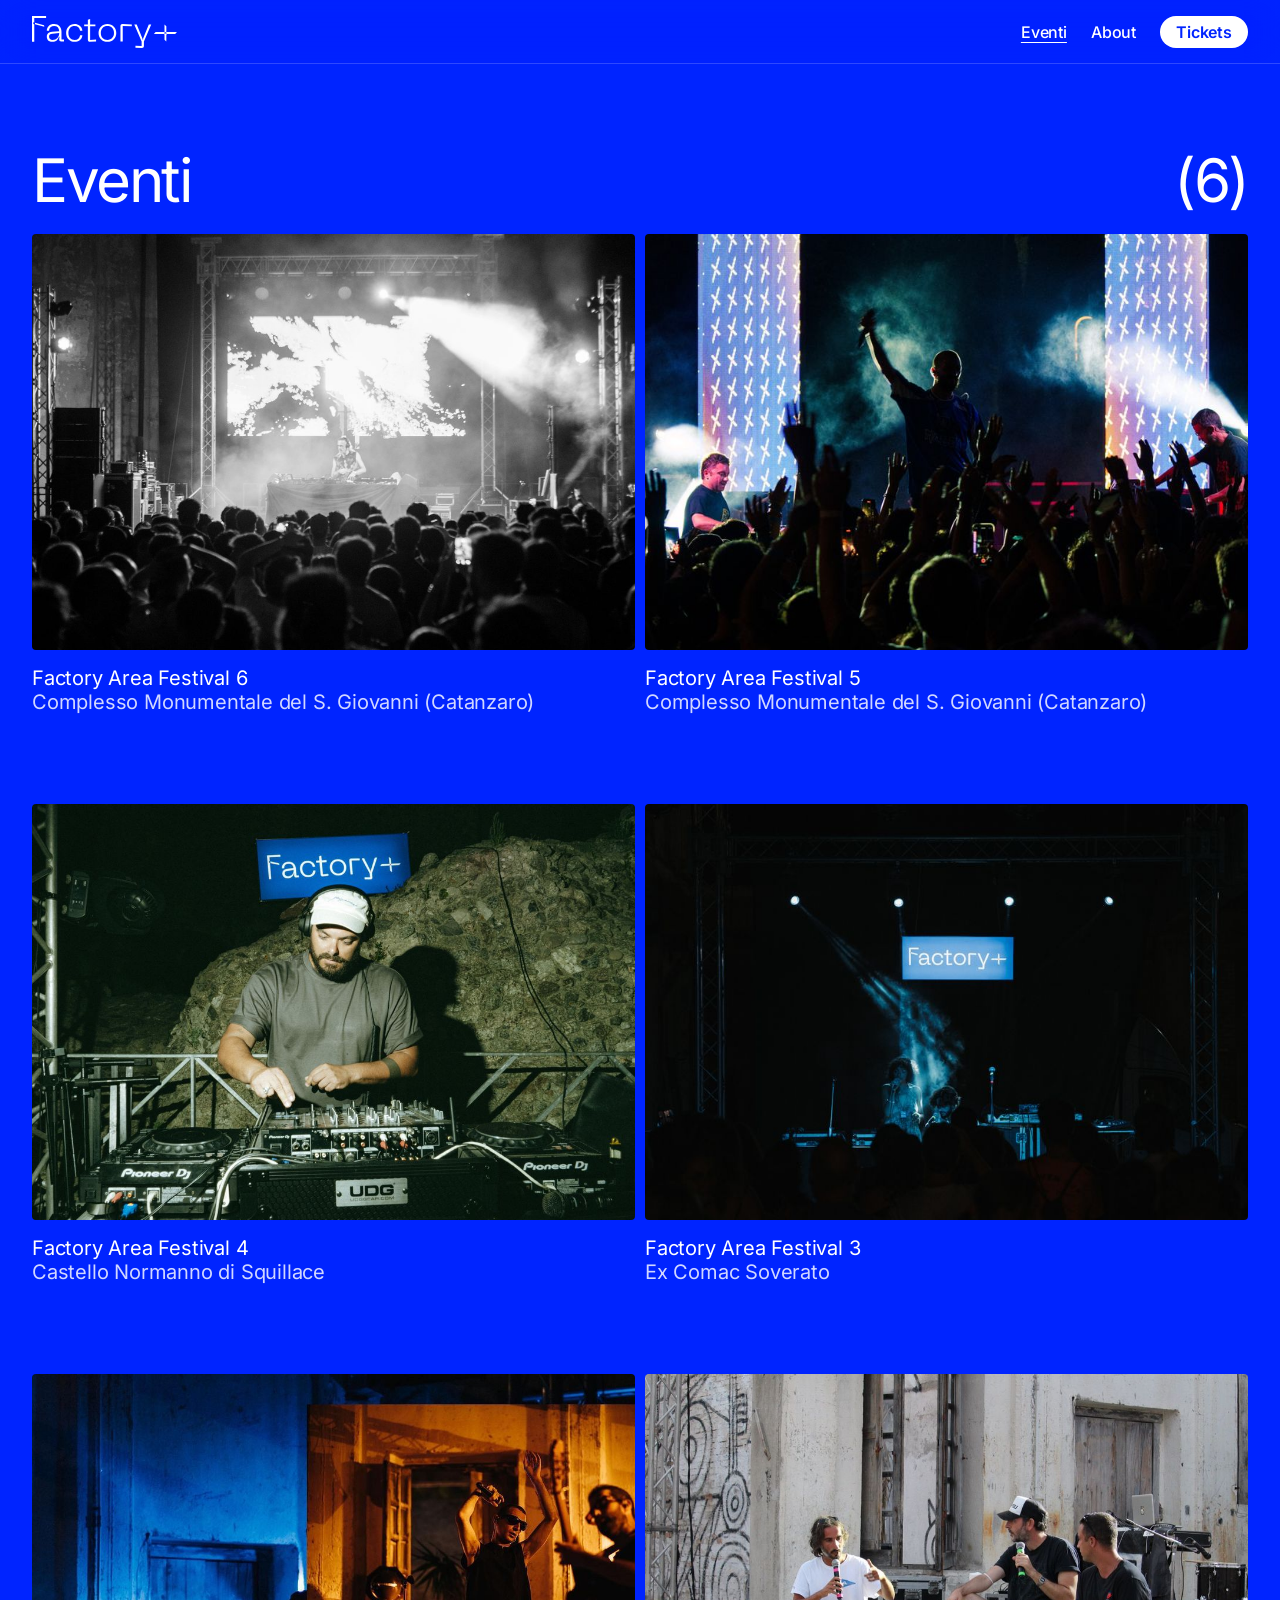
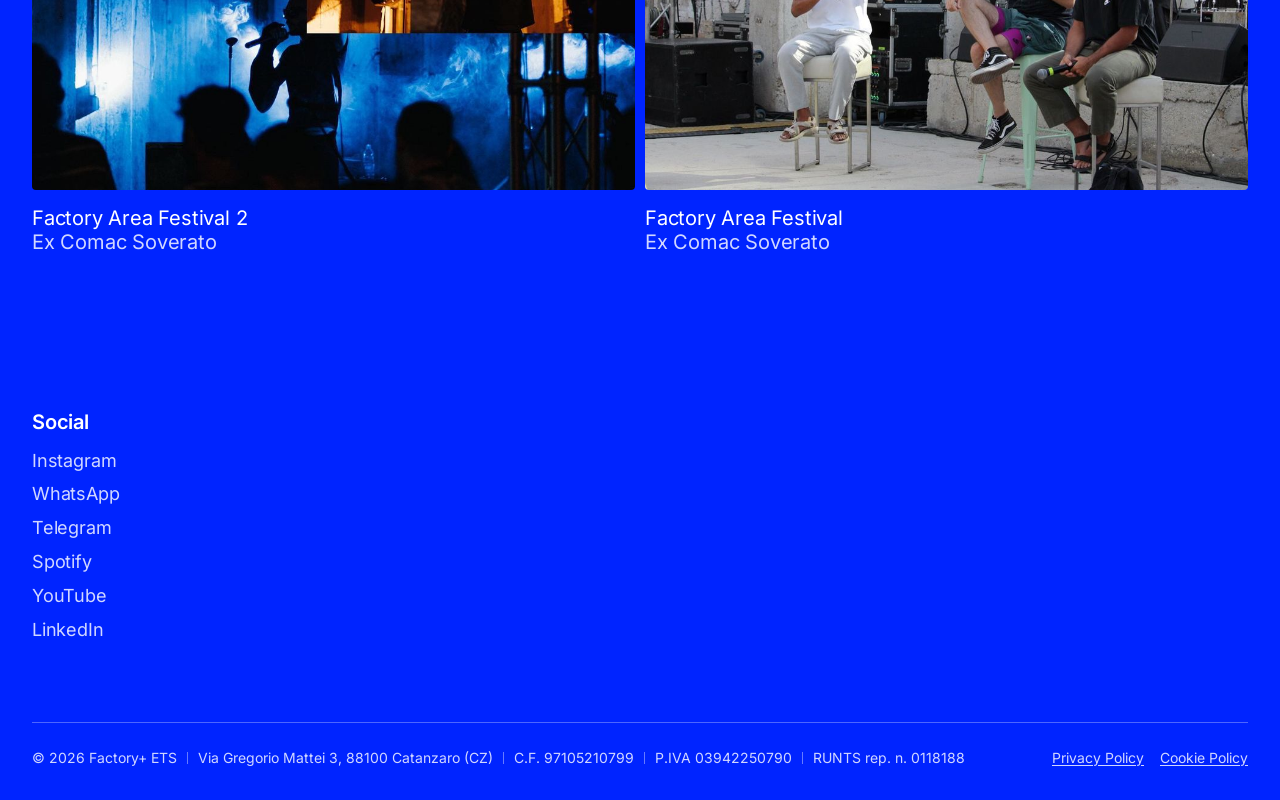
<file: eventi/index.html>
<!doctype html>
<html lang="it">
<head>
  <meta charset="utf-8">
  <meta http-equiv="Content-Security-Policy" content="default-src 'self'; script-src 'self' 'sha256-B5acr88x/a4kV9FMZVbp67Z5FdVCgvuFwhmHcBiH8vU='; style-src 'self' 'unsafe-inline'; img-src 'self' data:; media-src 'self'; font-src 'self'; connect-src 'self'; manifest-src 'self'; frame-src 'none'; object-src 'none'; base-uri 'self'; form-action 'none'; upgrade-insecure-requests">
  <meta name="viewport" content="width=device-width, initial-scale=1">
  <title>Edizioni 2021–2026 | Factory Area Festival</title>
  <meta name="description" content="Tutte le edizioni di Factory Area Festival dal 2021 a oggi: artisti, luoghi e foto del festival di musica e arte in Calabria, tra Catanzaro, Squillace e Soverato.">
  <link rel="canonical" href="https://factoryarea.it/eventi/">
  <meta name="robots" content="index, follow, max-image-preview:large">
  <meta name="theme-color" content="#0024FF">

  <!-- Anteprima quando il link viene condiviso (WhatsApp, Facebook, LinkedIn, X…) -->
  <meta property="og:type" content="website">
  <meta property="og:site_name" content="Factory Area Festival">
  <meta property="og:locale" content="it_IT">
  <meta property="og:title" content="Le edizioni di Factory Area Festival">
  <meta property="og:description" content="Tutte le edizioni di Factory Area Festival dal 2021 a oggi: artisti, luoghi e foto del festival di musica e arte in Calabria, tra Catanzaro, Squillace e Soverato.">
  <meta property="og:url" content="https://factoryarea.it/eventi/">
  <meta property="og:image" content="https://factoryarea.it/assets/img/og-factoryarea.png">
  <meta property="og:image:type" content="image/png">
  <meta property="og:image:width" content="1200">
  <meta property="og:image:height" content="630">
  <meta property="og:image:alt" content="Logo Factory+ di Factory Area Festival">
  <meta name="twitter:card" content="summary_large_image">
  <meta name="twitter:title" content="Le edizioni di Factory Area Festival">
  <meta name="twitter:description" content="Tutte le edizioni di Factory Area Festival dal 2021 a oggi: artisti, luoghi e foto del festival di musica e arte in Calabria, tra Catanzaro, Squillace e Soverato.">
  <meta name="twitter:image" content="https://factoryarea.it/assets/img/og-factoryarea.png">
  <meta name="twitter:image:alt" content="Logo Factory+ di Factory Area Festival">

  <!-- Icone -->
  <link rel="icon" href="../favicon.ico" sizes="16x16 32x32 48x48">
  <link rel="icon" href="../assets/img/icon-192.png" type="image/png" sizes="192x192">
  <link rel="icon" href="../assets/img/favicon.svg" type="image/svg+xml">
  <link rel="apple-touch-icon" href="../assets/img/apple-touch-icon.png">
  <link rel="manifest" href="../site.webmanifest">

  <link rel="preload" href="../assets/fonts/inter-latin-wght-normal.woff2" as="font" type="font/woff2" crossorigin>
  <link rel="stylesheet" href="../assets/css/style.css">
  <script>
    /* Attiva le animazioni (se il browser non chiede di ridurre i movimenti) */
    (function () {
      var d = document.documentElement;
      if (!window.matchMedia("(prefers-reduced-motion: reduce)").matches) {
        d.classList.add("anim");
        setTimeout(function () { if (!window.__faReady) d.classList.remove("anim"); }, 4000);
      }
    })();
  </script>
  <script src="../assets/js/lenis.min.js" defer></script>
  <script src="../assets/js/main.js" defer></script>
  <script type="application/ld+json">
  {
    "@context": "https://schema.org",
    "@type": "BreadcrumbList",
    "itemListElement": [
      {
        "@type": "ListItem",
        "position": 1,
        "name": "Home",
        "item": "https://factoryarea.it/"
      },
      {
        "@type": "ListItem",
        "position": 2,
        "name": "Eventi",
        "item": "https://factoryarea.it/eventi/"
      }
    ]
  }
  </script>
</head>
<body class="page-events">
  <!-- Invisibile: Safari su iPhone ne usa il colore per la fascia sopra la barra -->
  <div class="tint" aria-hidden="true" style="background-color:#0024FF"></div>
  <a class="skip-link" href="#contenuto">Vai al contenuto</a>

  <!-- ================= NAVIGAZIONE =================
       Barra con sfondo sfocato. In home resta trasparente sopra il video
       finché non si scorre la pagina (attributo data-overlay). -->
  <header class="nav" data-nav>
    <div class="nav__bar">
      <a class="nav__logo" href="../" aria-label="Factory Area Festival, vai alla home" data-reveal data-trigger="load" style="--ry:10px;--rb:6px;--rd:.8s;--rdelay:0s">
        <svg class="nav__logo-svg" viewBox="784.94 705.36 1264.77 279.21" fill="currentColor" aria-hidden="true" focusable="false"><polygon points="784.94 705.36 784.94 930.53 804.74 930.53 804.74 776.5 796.55 774.29 796.55 759.06 804.74 761.34 804.74 722.16 907.94 722.16 907.94 705.36 784.94 705.36"/><path d="M810.94,764.08l78.91,22,2.64,14.09-81.55-22v-14.09Z"/><path d="M914.19,886.13c0-12,3.8-21.75,11.4-29.25,7.6-7.5,19.3-11.95,35.1-13.35l61.8-5.7c-1.8-30-16.6-45-44.4-45-12.6,0-23.1,3.25-31.5,9.75-8.4,6.5-12.6,16.95-12.6,31.35h-19.8c0-15.8,5.65-29.4,16.95-40.8,11.3-11.4,26.95-17.1,46.95-17.1s35.95,6.25,47.25,18.75c11.3,12.5,16.95,28.55,16.95,48.15v67.8h21.9v16.8h-25.2c-11,0-16.5-5.5-16.5-16.5v-9l3-15h-6c-3.2,12.6-9.4,23-18.6,31.2-9.2,8.2-21.9,12.3-38.1,12.3-10,0-18.45-1.5-25.35-4.5-6.9-3-11.9-7-15-12-3.1-5-5.25-9.7-6.45-14.1-1.2-4.4-1.8-9-1.8-13.8ZM933.99,884.33c0,9.4,2.7,16.65,8.1,21.75,5.4,5.1,12.9,7.65,22.5,7.65,17.4,0,31.4-5.6,42-16.8,10.6-11.2,15.9-25.3,15.9-42.3l-58.8,5.7c-10.2,1-17.7,3.3-22.5,6.9-4.8,3.6-7.2,9.3-7.2,17.1Z"/><path d="M1102.74,908.18c-13.3-14.9-19.95-33.25-19.95-55.05s6.65-40.1,19.95-54.9c13.3-14.8,31.55-22.2,54.75-22.2,15.8,0,30.45,4.8,43.95,14.4s21.25,24.2,23.25,43.8h-20.1c-4.2-27.6-19.9-41.4-47.1-41.4-18,0-31.65,5.75-40.95,17.25-9.3,11.5-13.95,25.85-13.95,43.05s4.65,31.85,13.95,43.35c9.3,11.5,22.95,17.25,40.95,17.25,27.2,0,42.9-13.8,47.1-41.4h20.1c-2,19.6-9.75,34.2-23.25,43.8s-28.15,14.4-43.95,14.4c-23.2,0-41.45-7.45-54.75-22.35Z"/><path d="M1292.18,914.03l51.9-3.3v16.8l-52.2,3c-6.6.4-11.5-1.05-14.7-4.35-3.2-3.3-4.8-8.35-4.8-15.15v-115.2h-32.1v-16.8h32.1v-40.5l19.8-6v46.5h45.9v16.8h-45.9v118.2Z"/><path d="M1365.68,853.13c0-21.4,7.1-39.6,21.3-54.6,14.2-15,32.9-22.5,56.1-22.5s41.6,7.5,55.8,22.5c14.2,15,21.3,33.2,21.3,54.6s-7.1,39.9-21.3,54.9c-14.2,15-32.8,22.5-55.8,22.5s-41.9-7.5-56.1-22.5c-14.2-15-21.3-33.3-21.3-54.9ZM1385.48,853.13c0,17.2,5.05,31.6,15.15,43.2,10.1,11.6,24.25,17.4,42.45,17.4s32.05-5.85,42.15-17.55c10.1-11.7,15.15-26.05,15.15-43.05s-5.05-31.3-15.15-42.9c-10.1-11.6-24.15-17.4-42.15-17.4s-32.1,5.8-42.3,17.4c-10.2,11.6-15.3,25.9-15.3,42.9Z"/><path d="M1556.79,927.53v-132c0-13.6,6.5-20.1,19.5-19.5l79.5,3v16.8l-79.2-3v134.7h-19.8Z"/><path d="M1803.98,779.03h21.3l-63.9,148.5v40.5c0,11.6-6.5,17.1-19.5,16.5l-54.3-3v-16.8l54,3v-40.2l-64.2-148.5h21.3l49.8,122.4v9h6v-9l49.5-122.4Z"/><polygon points="1945.93 853.42 1938.45 845.95 1863.78 845.95 1848.5 861.53 1937.82 861.53 1945.93 853.42"/><polygon points="1949.25 850.1 1957.12 842.22 1957.12 794.31 1941.08 779.03 1941.08 841.94 1949.25 850.1"/><polygon points="1949.15 856.65 1941.08 864.71 1941.08 912.25 1957.12 927.53 1957.12 864.62 1949.15 856.65"/><polygon points="1959.85 845.95 1952.47 853.33 1960.67 861.53 2034.43 861.53 2049.71 845.95 1959.85 845.95"/></svg>
      </a>
      <nav class="nav__links" aria-label="Menu principale">
        <a class="nav__link" href="../eventi/" aria-current="page" data-split="word" data-trigger="load" style="--ty:10px;--tb:10px;--tdur:.4s" data-delay="0.1">Eventi</a>
        <a class="nav__link" href="../about-us/" data-split="word" data-trigger="load" style="--ty:10px;--tb:10px;--tdur:.4s" data-delay="0.1">About</a>
        <a class="btn-primary" href="https://xceed.me/it/organizer/factory-area-festival" target="_blank" rel="noopener noreferrer" data-reveal data-trigger="load" style="--ry:10px;--rb:6px;--rd:.8s;--rdelay:.2s">Tickets</a>
      </nav>
      <div class="nav__mobile">
        <a class="btn-primary" href="https://xceed.me/it/organizer/factory-area-festival" target="_blank" rel="noopener noreferrer">Tickets</a>
        <button class="nav__toggle" type="button" aria-expanded="false" aria-controls="menu-mobile">Menu</button>
      </div>
    </div>
    <nav class="nav__menu" id="menu-mobile" aria-label="Menu" hidden>
      <a href="../eventi/" aria-current="page" style="--d:.3s">Eventi</a>
      <a href="../about-us/" style="--d:.36s">About</a>
    </nav>
  </header>

  <main id="contenuto" class="page events">
    <div class="page-head" data-reveal style="--ry:60px">
      <h1 class="t-h2">Eventi</h1>
      <p class="t-h2" aria-label="6 edizioni">(6)</p>
    </div>
    <div class="grid">
          <a class="work" href="sestaed/" data-reveal style="--ry:60px;--rdelay:.1s" data-cursor="explore" data-cursor-x="20" data-cursor-y="20">
            <div class="work__media">
              <img class="work__img" src="../assets/img/edizioni/2026/copertina-1024.jpg" srcset="../assets/img/edizioni/2026/copertina-1024.jpg 1024w, ../assets/img/edizioni/2026/copertina-2048.jpg 2048w" sizes="(max-width: 809.98px) calc(100vw - 32px), (max-width: 1663.98px) calc(50vw - 37px), 795px" width="2048" height="1638" alt="Foto di Factory Area Festival 6 (2026)" loading="lazy" decoding="async">
            </div>
            <div class="work__info">
              <h3 class="t-body">Factory Area Festival 6</h3>
              <p class="t-body c-70">Complesso Monumentale del S. Giovanni (Catanzaro)</p>
            </div>
          </a>
          <a class="work" href="quintaed/" data-reveal style="--ry:60px;--rdelay:.1s" data-cursor="explore" data-cursor-x="20" data-cursor-y="20">
            <div class="work__media">
              <img class="work__img" src="../assets/img/edizioni/2025/copertina-1024.jpg" srcset="../assets/img/edizioni/2025/copertina-1024.jpg 768w, ../assets/img/edizioni/2025/copertina-2048.jpg 1536w" sizes="(max-width: 809.98px) calc(100vw - 32px), (max-width: 1663.98px) calc(50vw - 37px), 795px" width="1536" height="2048" alt="Foto di Factory Area Festival 5 (2025)" loading="lazy" decoding="async">
            </div>
            <div class="work__info">
              <h3 class="t-body">Factory Area Festival 5</h3>
              <p class="t-body c-70">Complesso Monumentale del S. Giovanni (Catanzaro)</p>
            </div>
          </a>
          <a class="work" href="quartaed/" data-reveal style="--ry:60px;--rdelay:.1s" data-cursor="explore" data-cursor-x="20" data-cursor-y="20">
            <div class="work__media">
              <img class="work__img" src="../assets/img/edizioni/2024/copertina-1024.jpg" srcset="../assets/img/edizioni/2024/copertina-1024.jpg 1024w, ../assets/img/edizioni/2024/copertina-2048.jpg 2048w" sizes="(max-width: 809.98px) calc(100vw - 32px), (max-width: 1663.98px) calc(50vw - 37px), 795px" width="2048" height="1536" alt="Foto di Factory Area Festival 4 (2024)" loading="lazy" decoding="async">
            </div>
            <div class="work__info">
              <h3 class="t-body">Factory Area Festival 4</h3>
              <p class="t-body c-70">Castello Normanno di Squillace</p>
            </div>
          </a>
          <a class="work" href="terzaed/" data-reveal style="--ry:60px;--rdelay:.1s" data-cursor="explore" data-cursor-x="20" data-cursor-y="20">
            <div class="work__media">
              <img class="work__img" src="../assets/img/edizioni/2023/copertina-1024.jpg" srcset="../assets/img/edizioni/2023/copertina-1024.jpg 1024w, ../assets/img/edizioni/2023/copertina-2048.jpg 2048w" sizes="(max-width: 809.98px) calc(100vw - 32px), (max-width: 1663.98px) calc(50vw - 37px), 795px" width="2048" height="1152" alt="Foto di Factory Area Festival 3 (2023)" loading="lazy" decoding="async">
            </div>
            <div class="work__info">
              <h3 class="t-body">Factory Area Festival 3</h3>
              <p class="t-body c-70">Ex Comac Soverato</p>
            </div>
          </a>
          <a class="work" href="secondaed/" data-reveal style="--ry:60px;--rdelay:.1s" data-cursor="explore" data-cursor-x="20" data-cursor-y="20">
            <div class="work__media">
              <img class="work__img" src="../assets/img/edizioni/2022/copertina-1024.jpg" srcset="../assets/img/edizioni/2022/copertina-1024.jpg 1024w, ../assets/img/edizioni/2022/copertina-2048.jpg 1440w" sizes="(max-width: 809.98px) calc(100vw - 32px), (max-width: 1663.98px) calc(50vw - 37px), 795px" width="1440" height="1440" alt="Foto di Factory Area Festival 2 (2022)" loading="lazy" decoding="async">
            </div>
            <div class="work__info">
              <h3 class="t-body">Factory Area Festival 2</h3>
              <p class="t-body c-70">Ex Comac Soverato</p>
            </div>
          </a>
          <a class="work" href="primaed/" data-reveal style="--ry:60px;--rdelay:.1s" data-cursor="explore" data-cursor-x="20" data-cursor-y="20">
            <div class="work__media">
              <img class="work__img" src="../assets/img/edizioni/2021/copertina-1024.jpg" srcset="../assets/img/edizioni/2021/copertina-1024.jpg 1024w, ../assets/img/edizioni/2021/copertina-2048.jpg 1600w" sizes="(max-width: 809.98px) calc(100vw - 32px), (max-width: 1663.98px) calc(50vw - 37px), 795px" width="1600" height="1066" alt="Foto di Factory Area Festival (2021)" loading="lazy" decoding="async">
            </div>
            <div class="work__info">
              <h3 class="t-body">Factory Area Festival</h3>
              <p class="t-body c-70">Ex Comac Soverato</p>
            </div>
          </a>
    </div>
  </main>

  <!-- ================= FOOTER ================= -->
  <footer class="footer">
    <div class="footer__wrap">
      <div class="footer__top">
        <div class="footer__cols">
          <div class="footer__col">
            <p class="footer__title">Social</p>
            <ul class="footer__list">
              <li><a href="https://www.instagram.com/factoryarea" target="_blank" rel="noopener noreferrer">Instagram</a></li>
              <li><a href="https://www.whatsapp.com/channel/0029VbCT6C2CcW4zBC6F692b" target="_blank" rel="noopener noreferrer">WhatsApp</a></li>
              <li><a href="https://t.me/FACTORYAREA" target="_blank" rel="noopener noreferrer">Telegram</a></li>
              <li><a href="https://open.spotify.com/show/7eSPHnYkYD0GSq333V9OXO" target="_blank" rel="noopener noreferrer">Spotify</a></li>
              <li><a href="https://www.youtube.com/@factoryarea" target="_blank" rel="noopener noreferrer">YouTube</a></li>
              <li><a href="https://www.linkedin.com/company/factoryarea/" target="_blank" rel="noopener noreferrer">LinkedIn</a></li>
            </ul>
          </div>
          <!-- Colonne libere: per aggiungere un gruppo di link copia il blocco "footer__col" qui sopra -->
        </div>
        <!-- Spazio per loghi o riconoscimenti (in basso a destra): per ora vuoto -->
        <div class="footer__badges"></div>
      </div>
      <div class="footer__bottom">
        <div class="footer__legal-wrap">
          <p class="footer__legal">
            <span>© <span data-year>2026</span> Factory+ ETS</span>
            <span>Via Gregorio Mattei 3, 88100 Catanzaro (CZ)</span>
            <span>C.F. 97105210799</span>
            <span>P.IVA 03942250790</span>
            <span>RUNTS rep. n. 0118188</span>
          </p>
        </div>
        <p class="footer__links"><a href="../privacy/">Privacy Policy</a><a href="../privacy/#cookie">Cookie Policy</a></p>
      </div>
    </div>
  </footer>

</body>
</html>
</file>
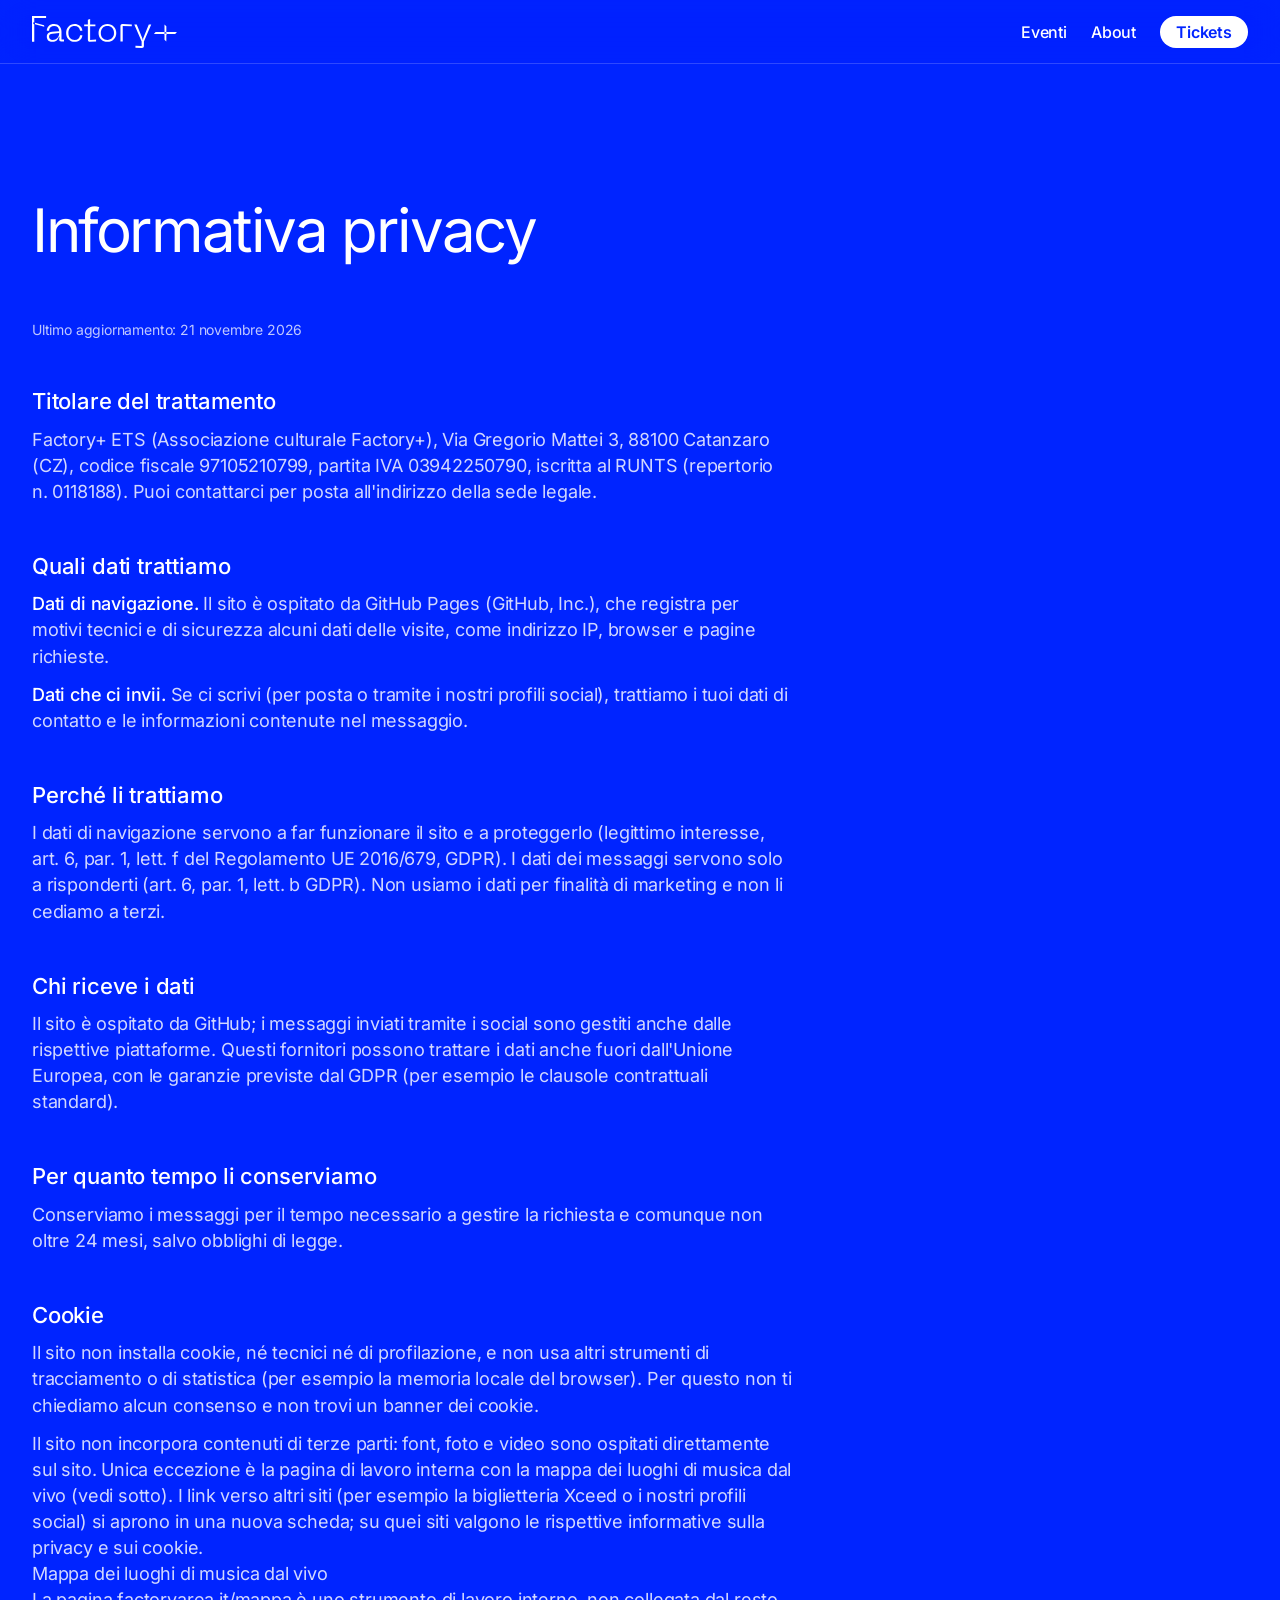
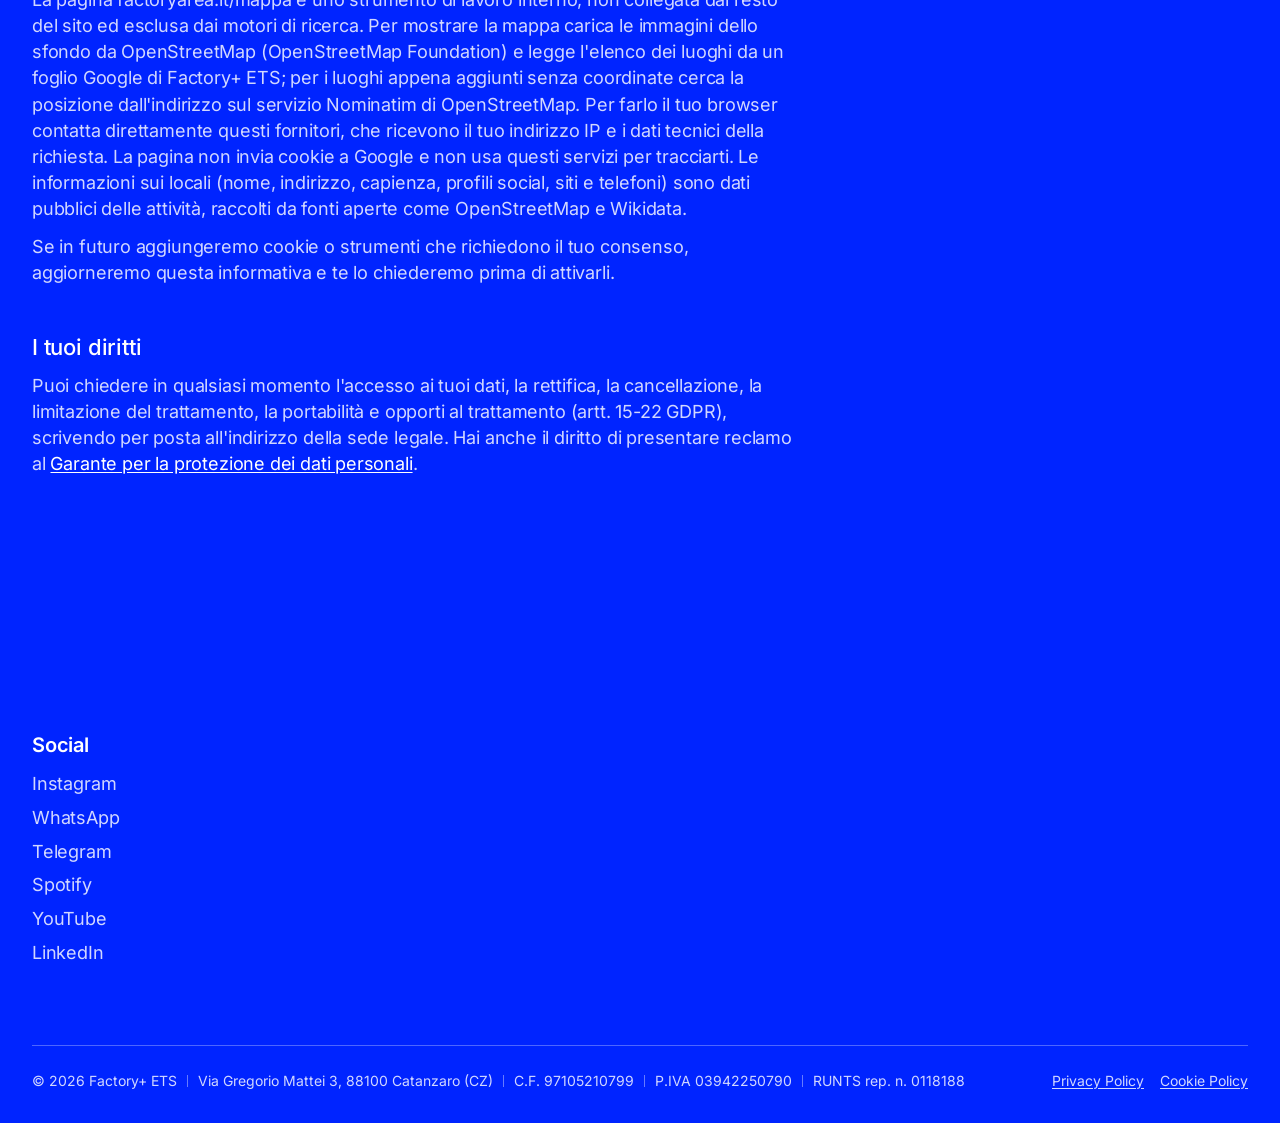
<file: privacy/index.html>
<!doctype html>
<html lang="it">
<head>
  <meta charset="utf-8">
  <meta http-equiv="Content-Security-Policy" content="default-src 'self'; script-src 'self' 'sha256-B5acr88x/a4kV9FMZVbp67Z5FdVCgvuFwhmHcBiH8vU='; style-src 'self' 'unsafe-inline'; img-src 'self' data:; media-src 'self'; font-src 'self'; connect-src 'self'; manifest-src 'self'; frame-src 'none'; object-src 'none'; base-uri 'self'; form-action 'none'; upgrade-insecure-requests">
  <meta name="viewport" content="width=device-width, initial-scale=1">
  <title>Privacy Policy | Factory Area Festival</title>
  <meta name="description" content="Informativa sul trattamento dei dati personali del sito factoryarea.it (Factory+ ETS).">
  <link rel="canonical" href="https://factoryarea.it/privacy/">
  <meta name="robots" content="index, follow, max-image-preview:large">
  <meta name="theme-color" content="#0024FF">

  <!-- Anteprima quando il link viene condiviso (WhatsApp, Facebook, LinkedIn, X…) -->
  <meta property="og:type" content="website">
  <meta property="og:site_name" content="Factory Area Festival">
  <meta property="og:locale" content="it_IT">
  <meta property="og:title" content="Privacy Policy | Factory Area Festival">
  <meta property="og:description" content="Informativa sul trattamento dei dati personali del sito factoryarea.it (Factory+ ETS).">
  <meta property="og:url" content="https://factoryarea.it/privacy/">
  <meta property="og:image" content="https://factoryarea.it/assets/img/og-factoryarea.png">
  <meta property="og:image:type" content="image/png">
  <meta property="og:image:width" content="1200">
  <meta property="og:image:height" content="630">
  <meta property="og:image:alt" content="Logo Factory+ di Factory Area Festival">
  <meta name="twitter:card" content="summary_large_image">
  <meta name="twitter:title" content="Privacy Policy | Factory Area Festival">
  <meta name="twitter:description" content="Informativa sul trattamento dei dati personali del sito factoryarea.it (Factory+ ETS).">
  <meta name="twitter:image" content="https://factoryarea.it/assets/img/og-factoryarea.png">
  <meta name="twitter:image:alt" content="Logo Factory+ di Factory Area Festival">

  <!-- Icone -->
  <link rel="icon" href="../favicon.ico" sizes="16x16 32x32 48x48">
  <link rel="icon" href="../assets/img/icon-192.png" type="image/png" sizes="192x192">
  <link rel="icon" href="../assets/img/favicon.svg" type="image/svg+xml">
  <link rel="apple-touch-icon" href="../assets/img/apple-touch-icon.png">
  <link rel="manifest" href="../site.webmanifest">

  <link rel="preload" href="../assets/fonts/inter-latin-wght-normal.woff2" as="font" type="font/woff2" crossorigin>
  <link rel="stylesheet" href="../assets/css/style.css">
  <script>
    /* Attiva le animazioni (se il browser non chiede di ridurre i movimenti) */
    (function () {
      var d = document.documentElement;
      if (!window.matchMedia("(prefers-reduced-motion: reduce)").matches) {
        d.classList.add("anim");
        setTimeout(function () { if (!window.__faReady) d.classList.remove("anim"); }, 4000);
      }
    })();
  </script>
  <script src="../assets/js/lenis.min.js" defer></script>
  <script src="../assets/js/main.js" defer></script>
</head>
<body class="page-privacy">
  <!-- Invisibile: Safari su iPhone ne usa il colore per la fascia sopra la barra -->
  <div class="tint" aria-hidden="true" style="background-color:#0024FF"></div>
  <a class="skip-link" href="#contenuto">Vai al contenuto</a>

  <!-- ================= NAVIGAZIONE =================
       Barra con sfondo sfocato. In home resta trasparente sopra il video
       finché non si scorre la pagina (attributo data-overlay). -->
  <header class="nav" data-nav>
    <div class="nav__bar">
      <a class="nav__logo" href="../" aria-label="Factory Area Festival, vai alla home" data-reveal data-trigger="load" style="--ry:10px;--rb:6px;--rd:.8s;--rdelay:0s">
        <svg class="nav__logo-svg" viewBox="784.94 705.36 1264.77 279.21" fill="currentColor" aria-hidden="true" focusable="false"><polygon points="784.94 705.36 784.94 930.53 804.74 930.53 804.74 776.5 796.55 774.29 796.55 759.06 804.74 761.34 804.74 722.16 907.94 722.16 907.94 705.36 784.94 705.36"/><path d="M810.94,764.08l78.91,22,2.64,14.09-81.55-22v-14.09Z"/><path d="M914.19,886.13c0-12,3.8-21.75,11.4-29.25,7.6-7.5,19.3-11.95,35.1-13.35l61.8-5.7c-1.8-30-16.6-45-44.4-45-12.6,0-23.1,3.25-31.5,9.75-8.4,6.5-12.6,16.95-12.6,31.35h-19.8c0-15.8,5.65-29.4,16.95-40.8,11.3-11.4,26.95-17.1,46.95-17.1s35.95,6.25,47.25,18.75c11.3,12.5,16.95,28.55,16.95,48.15v67.8h21.9v16.8h-25.2c-11,0-16.5-5.5-16.5-16.5v-9l3-15h-6c-3.2,12.6-9.4,23-18.6,31.2-9.2,8.2-21.9,12.3-38.1,12.3-10,0-18.45-1.5-25.35-4.5-6.9-3-11.9-7-15-12-3.1-5-5.25-9.7-6.45-14.1-1.2-4.4-1.8-9-1.8-13.8ZM933.99,884.33c0,9.4,2.7,16.65,8.1,21.75,5.4,5.1,12.9,7.65,22.5,7.65,17.4,0,31.4-5.6,42-16.8,10.6-11.2,15.9-25.3,15.9-42.3l-58.8,5.7c-10.2,1-17.7,3.3-22.5,6.9-4.8,3.6-7.2,9.3-7.2,17.1Z"/><path d="M1102.74,908.18c-13.3-14.9-19.95-33.25-19.95-55.05s6.65-40.1,19.95-54.9c13.3-14.8,31.55-22.2,54.75-22.2,15.8,0,30.45,4.8,43.95,14.4s21.25,24.2,23.25,43.8h-20.1c-4.2-27.6-19.9-41.4-47.1-41.4-18,0-31.65,5.75-40.95,17.25-9.3,11.5-13.95,25.85-13.95,43.05s4.65,31.85,13.95,43.35c9.3,11.5,22.95,17.25,40.95,17.25,27.2,0,42.9-13.8,47.1-41.4h20.1c-2,19.6-9.75,34.2-23.25,43.8s-28.15,14.4-43.95,14.4c-23.2,0-41.45-7.45-54.75-22.35Z"/><path d="M1292.18,914.03l51.9-3.3v16.8l-52.2,3c-6.6.4-11.5-1.05-14.7-4.35-3.2-3.3-4.8-8.35-4.8-15.15v-115.2h-32.1v-16.8h32.1v-40.5l19.8-6v46.5h45.9v16.8h-45.9v118.2Z"/><path d="M1365.68,853.13c0-21.4,7.1-39.6,21.3-54.6,14.2-15,32.9-22.5,56.1-22.5s41.6,7.5,55.8,22.5c14.2,15,21.3,33.2,21.3,54.6s-7.1,39.9-21.3,54.9c-14.2,15-32.8,22.5-55.8,22.5s-41.9-7.5-56.1-22.5c-14.2-15-21.3-33.3-21.3-54.9ZM1385.48,853.13c0,17.2,5.05,31.6,15.15,43.2,10.1,11.6,24.25,17.4,42.45,17.4s32.05-5.85,42.15-17.55c10.1-11.7,15.15-26.05,15.15-43.05s-5.05-31.3-15.15-42.9c-10.1-11.6-24.15-17.4-42.15-17.4s-32.1,5.8-42.3,17.4c-10.2,11.6-15.3,25.9-15.3,42.9Z"/><path d="M1556.79,927.53v-132c0-13.6,6.5-20.1,19.5-19.5l79.5,3v16.8l-79.2-3v134.7h-19.8Z"/><path d="M1803.98,779.03h21.3l-63.9,148.5v40.5c0,11.6-6.5,17.1-19.5,16.5l-54.3-3v-16.8l54,3v-40.2l-64.2-148.5h21.3l49.8,122.4v9h6v-9l49.5-122.4Z"/><polygon points="1945.93 853.42 1938.45 845.95 1863.78 845.95 1848.5 861.53 1937.82 861.53 1945.93 853.42"/><polygon points="1949.25 850.1 1957.12 842.22 1957.12 794.31 1941.08 779.03 1941.08 841.94 1949.25 850.1"/><polygon points="1949.15 856.65 1941.08 864.71 1941.08 912.25 1957.12 927.53 1957.12 864.62 1949.15 856.65"/><polygon points="1959.85 845.95 1952.47 853.33 1960.67 861.53 2034.43 861.53 2049.71 845.95 1959.85 845.95"/></svg>
      </a>
      <nav class="nav__links" aria-label="Menu principale">
        <a class="nav__link" href="../eventi/" data-split="word" data-trigger="load" style="--ty:10px;--tb:10px;--tdur:.4s" data-delay="0.1">Eventi</a>
        <a class="nav__link" href="../about-us/" data-split="word" data-trigger="load" style="--ty:10px;--tb:10px;--tdur:.4s" data-delay="0.1">About</a>
        <a class="btn-primary" href="https://xceed.me/it/organizer/factory-area-festival" target="_blank" rel="noopener noreferrer" data-reveal data-trigger="load" style="--ry:10px;--rb:6px;--rd:.8s;--rdelay:.2s">Tickets</a>
      </nav>
      <div class="nav__mobile">
        <a class="btn-primary" href="https://xceed.me/it/organizer/factory-area-festival" target="_blank" rel="noopener noreferrer">Tickets</a>
        <button class="nav__toggle" type="button" aria-expanded="false" aria-controls="menu-mobile">Menu</button>
      </div>
    </div>
    <nav class="nav__menu" id="menu-mobile" aria-label="Menu" hidden>
      <a href="../eventi/" style="--d:.3s">Eventi</a>
      <a href="../about-us/" style="--d:.36s">About</a>
    </nav>
  </header>

  <main id="contenuto" class="page legal">
    <h1 class="t-h2">Informativa privacy</h1>
    <div class="legal__body">
      <p class="legal__updated">Ultimo aggiornamento: 21 novembre 2026</p>

      <h2>Titolare del trattamento</h2>
      <p>Factory+ ETS (Associazione culturale Factory+), Via Gregorio Mattei 3, 88100 Catanzaro (CZ), codice fiscale 97105210799, partita IVA 03942250790, iscritta al RUNTS (repertorio n. 0118188). Puoi contattarci per posta all'indirizzo della sede legale.</p>

      <h2>Quali dati trattiamo</h2>
      <p><strong>Dati di navigazione.</strong> Il sito è ospitato da GitHub Pages (GitHub, Inc.), che registra per motivi tecnici e di sicurezza alcuni dati delle visite, come indirizzo IP, browser e pagine richieste.</p>
      <p><strong>Dati che ci invii.</strong> Se ci scrivi (per posta o tramite i nostri profili social), trattiamo i tuoi dati di contatto e le informazioni contenute nel messaggio.</p>

      <h2>Perché li trattiamo</h2>
      <p>I dati di navigazione servono a far funzionare il sito e a proteggerlo (legittimo interesse, art. 6, par. 1, lett. f del Regolamento UE 2016/679, GDPR). I dati dei messaggi servono solo a risponderti (art. 6, par. 1, lett. b GDPR). Non usiamo i dati per finalità di marketing e non li cediamo a terzi.</p>

      <h2>Chi riceve i dati</h2>
      <p>Il sito è ospitato da GitHub; i messaggi inviati tramite i social sono gestiti anche dalle rispettive piattaforme. Questi fornitori possono trattare i dati anche fuori dall'Unione Europea, con le garanzie previste dal GDPR (per esempio le clausole contrattuali standard).</p>

      <h2>Per quanto tempo li conserviamo</h2>
      <p>Conserviamo i messaggi per il tempo necessario a gestire la richiesta e comunque non oltre 24 mesi, salvo obblighi di legge.</p>

      <h2 id="cookie">Cookie</h2>
      <p>Il sito non installa cookie, né tecnici né di profilazione, e non usa altri strumenti di tracciamento o di statistica (per esempio la memoria locale del browser). Per questo non ti chiediamo alcun consenso e non trovi un banner dei cookie.</p>
      <p>Il sito non incorpora contenuti di terze parti: font, foto e video sono ospitati direttamente sul sito. Unica eccezione è la pagina di lavoro interna con la mappa dei luoghi di musica dal vivo (vedi sotto). I link verso altri siti (per esempio la biglietteria Xceed o i nostri profili social) si aprono in una nuova scheda; su quei siti valgono le rispettive informative sulla privacy e sui cookie.</p>
      <h3 id="mappa">Mappa dei luoghi di musica dal vivo</h3>
      <p>La pagina factoryarea.it/mappa è uno strumento di lavoro interno, non collegata dal resto del sito ed esclusa dai motori di ricerca. Per mostrare la mappa carica le immagini dello sfondo da OpenStreetMap (OpenStreetMap Foundation) e legge l'elenco dei luoghi da un foglio Google di Factory+ ETS; per i luoghi appena aggiunti senza coordinate cerca la posizione dall'indirizzo sul servizio Nominatim di OpenStreetMap. Per farlo il tuo browser contatta direttamente questi fornitori, che ricevono il tuo indirizzo IP e i dati tecnici della richiesta. La pagina non invia cookie a Google e non usa questi servizi per tracciarti. Le informazioni sui locali (nome, indirizzo, capienza, profili social, siti e telefoni) sono dati pubblici delle attività, raccolti da fonti aperte come OpenStreetMap e Wikidata.</p>
      <p>Se in futuro aggiungeremo cookie o strumenti che richiedono il tuo consenso, aggiorneremo questa informativa e te lo chiederemo prima di attivarli.</p>

      <h2>I tuoi diritti</h2>
      <p>Puoi chiedere in qualsiasi momento l'accesso ai tuoi dati, la rettifica, la cancellazione, la limitazione del trattamento, la portabilità e opporti al trattamento (artt. 15-22 GDPR), scrivendo per posta all'indirizzo della sede legale. Hai anche il diritto di presentare reclamo al <a href="https://www.garanteprivacy.it" target="_blank" rel="noopener noreferrer">Garante per la protezione dei dati personali</a>.</p>
    </div>
  </main>

  <!-- ================= FOOTER ================= -->
  <footer class="footer">
    <div class="footer__wrap">
      <div class="footer__top">
        <div class="footer__cols">
          <div class="footer__col">
            <p class="footer__title">Social</p>
            <ul class="footer__list">
              <li><a href="https://www.instagram.com/factoryarea" target="_blank" rel="noopener noreferrer">Instagram</a></li>
              <li><a href="https://www.whatsapp.com/channel/0029VbCT6C2CcW4zBC6F692b" target="_blank" rel="noopener noreferrer">WhatsApp</a></li>
              <li><a href="https://t.me/FACTORYAREA" target="_blank" rel="noopener noreferrer">Telegram</a></li>
              <li><a href="https://open.spotify.com/show/7eSPHnYkYD0GSq333V9OXO" target="_blank" rel="noopener noreferrer">Spotify</a></li>
              <li><a href="https://www.youtube.com/@factoryarea" target="_blank" rel="noopener noreferrer">YouTube</a></li>
              <li><a href="https://www.linkedin.com/company/factoryarea/" target="_blank" rel="noopener noreferrer">LinkedIn</a></li>
            </ul>
          </div>
          <!-- Colonne libere: per aggiungere un gruppo di link copia il blocco "footer__col" qui sopra -->
        </div>
        <!-- Spazio per loghi o riconoscimenti (in basso a destra): per ora vuoto -->
        <div class="footer__badges"></div>
      </div>
      <div class="footer__bottom">
        <div class="footer__legal-wrap">
          <p class="footer__legal">
            <span>© <span data-year>2026</span> Factory+ ETS</span>
            <span>Via Gregorio Mattei 3, 88100 Catanzaro (CZ)</span>
            <span>C.F. 97105210799</span>
            <span>P.IVA 03942250790</span>
            <span>RUNTS rep. n. 0118188</span>
          </p>
        </div>
        <p class="footer__links"><a href="../privacy/">Privacy Policy</a><a href="../privacy/#cookie">Cookie Policy</a></p>
      </div>
    </div>
  </footer>

</body>
</html>
</file>
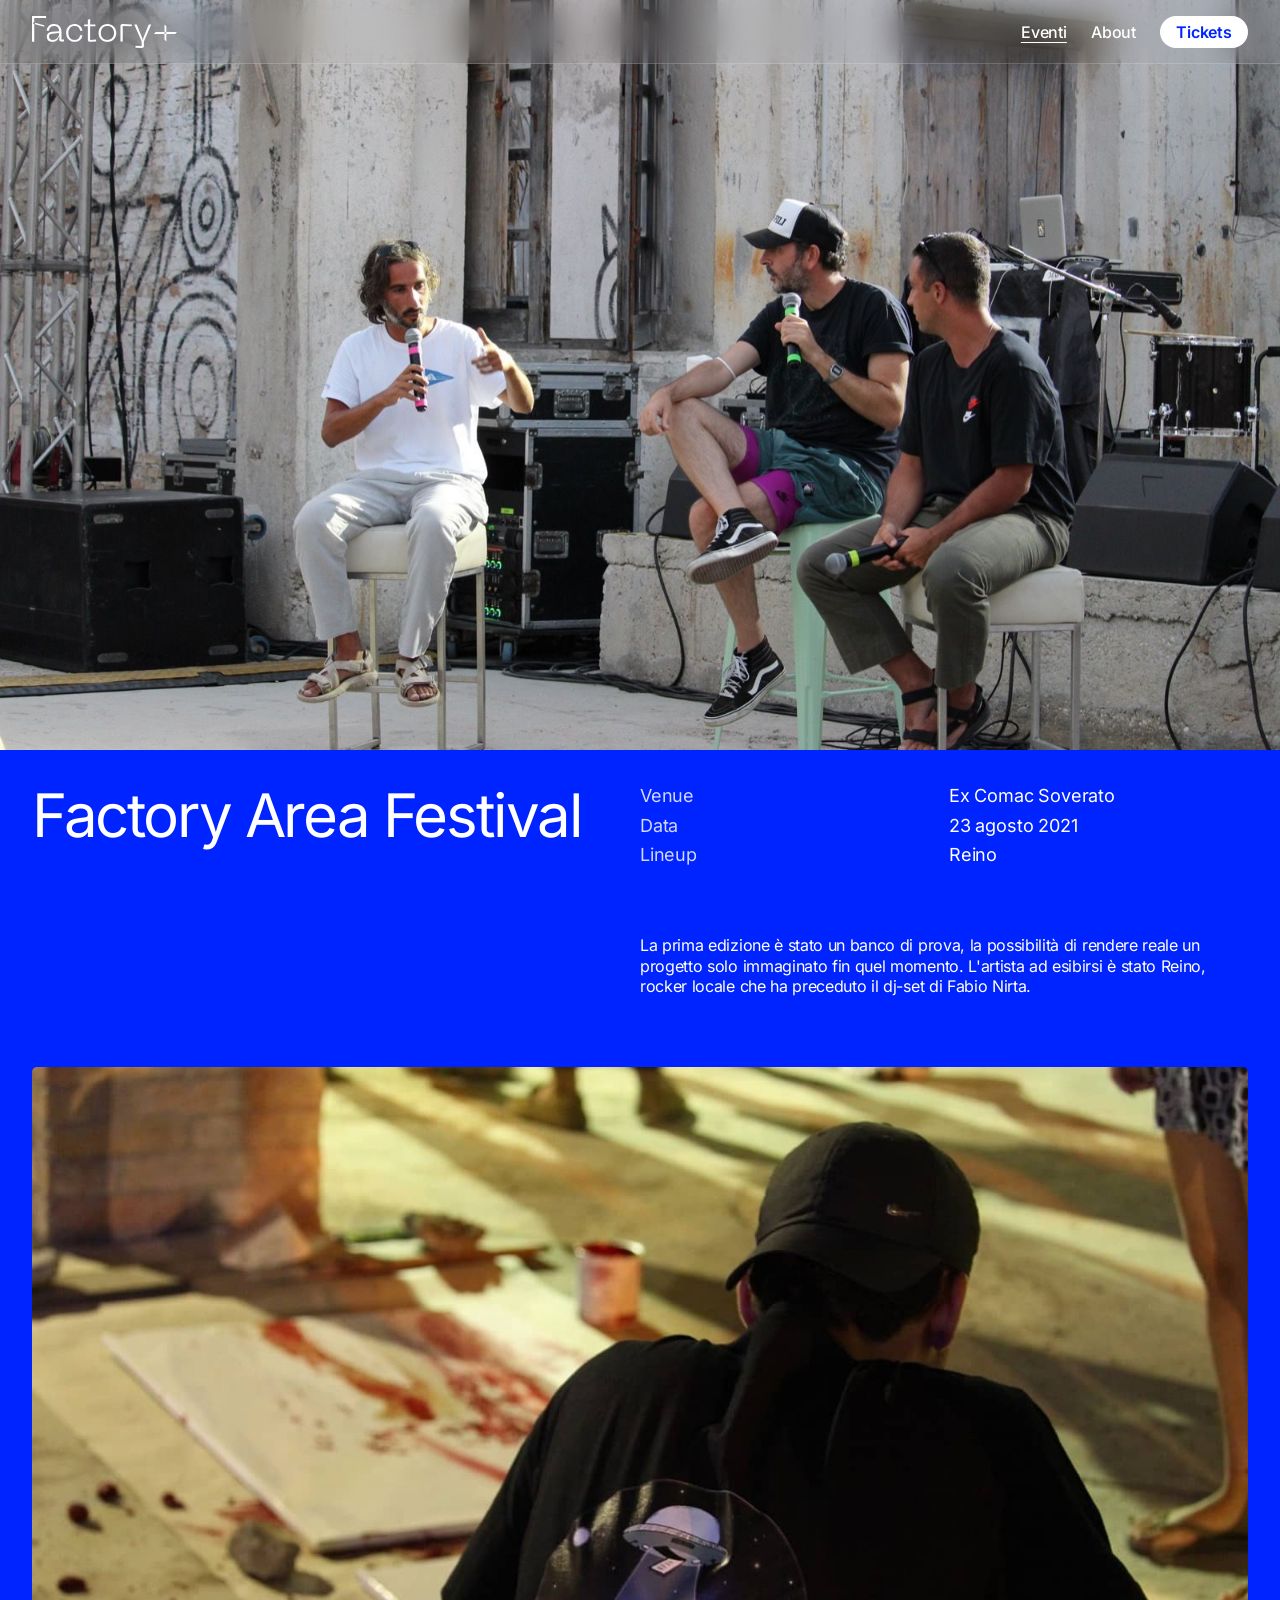
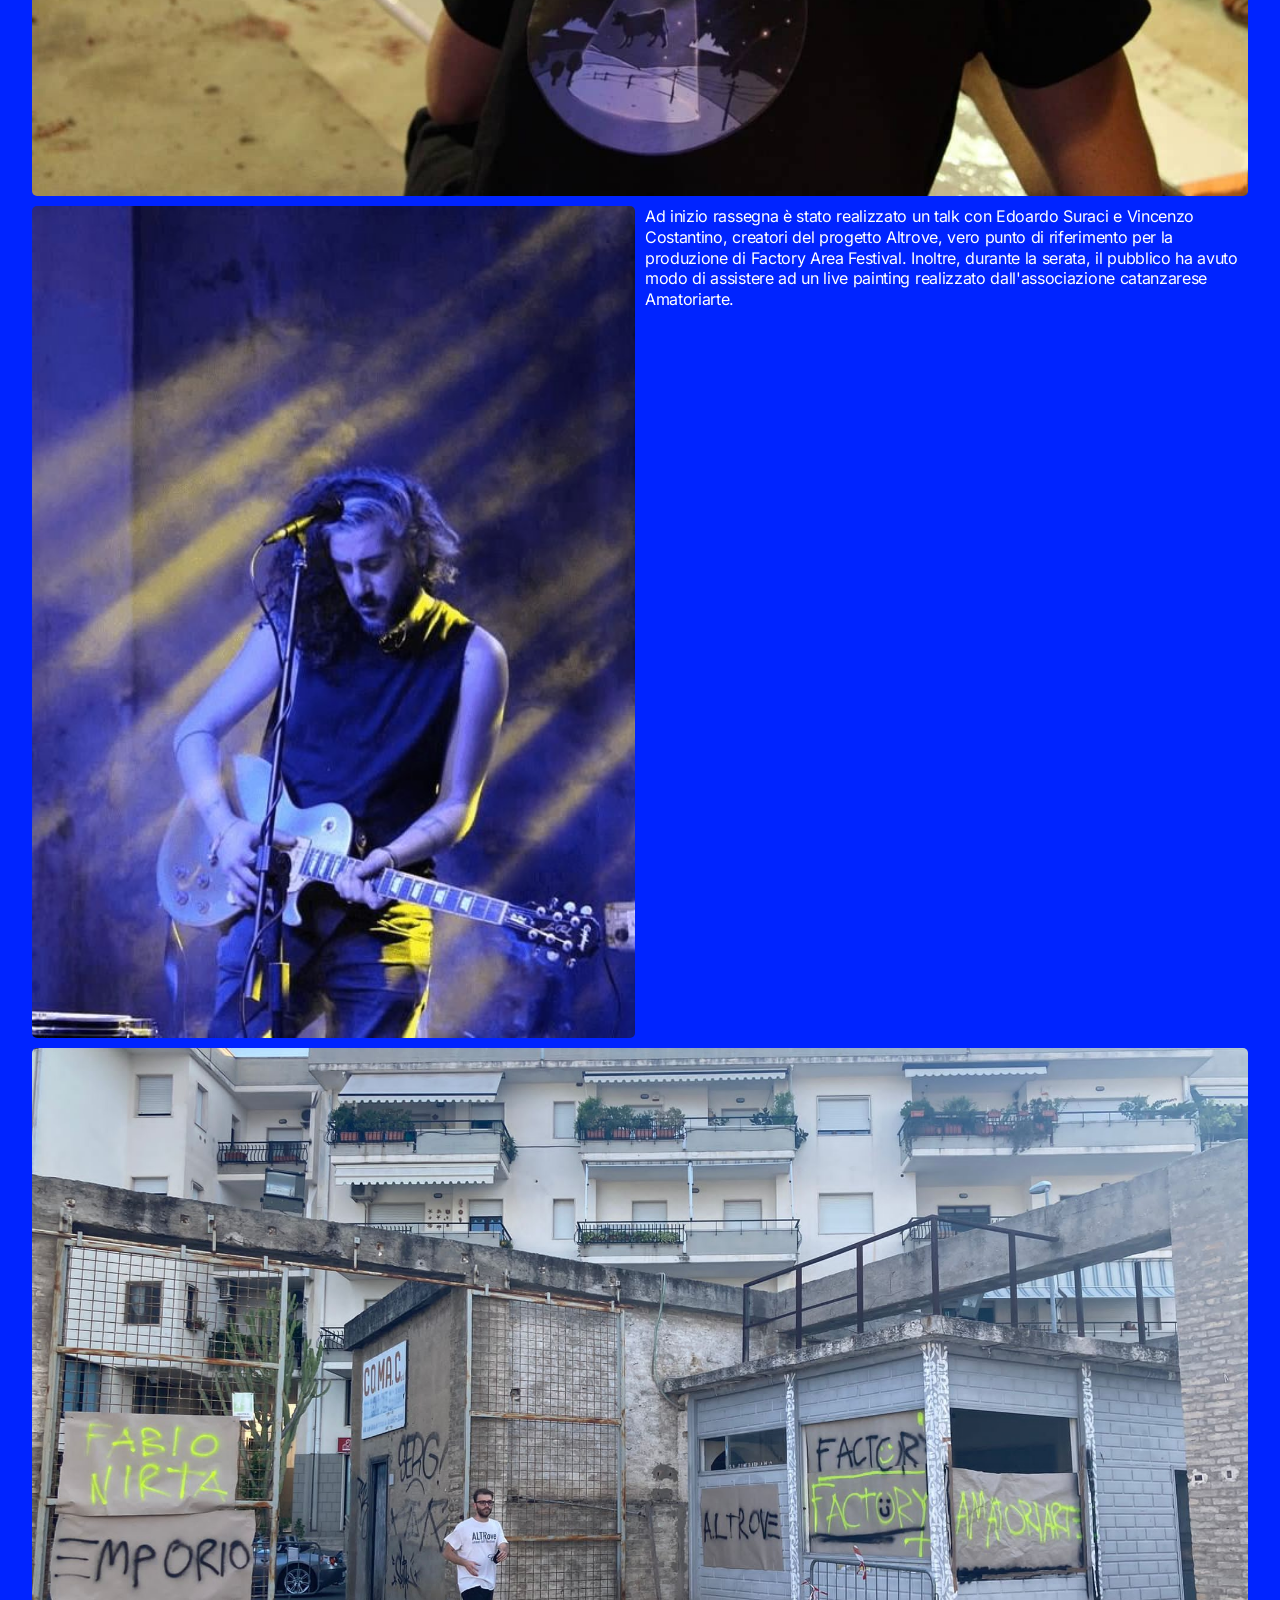
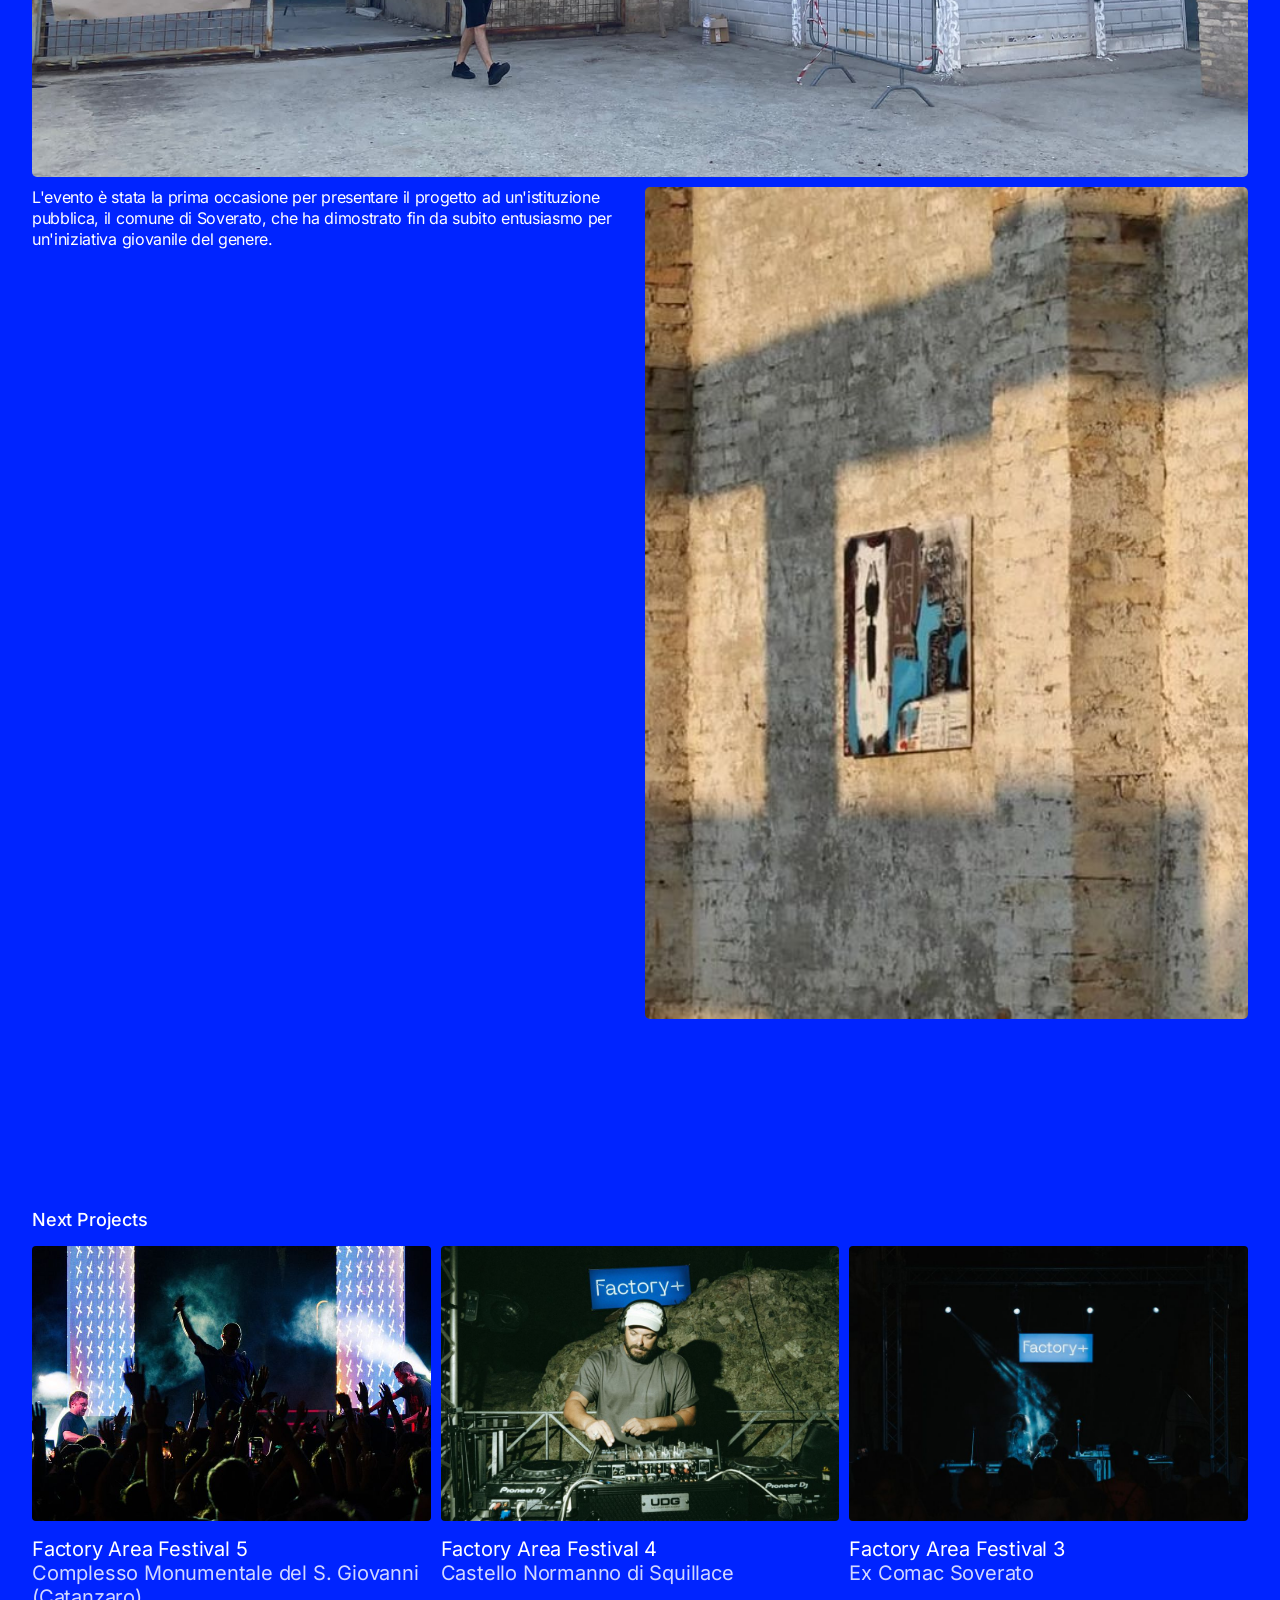
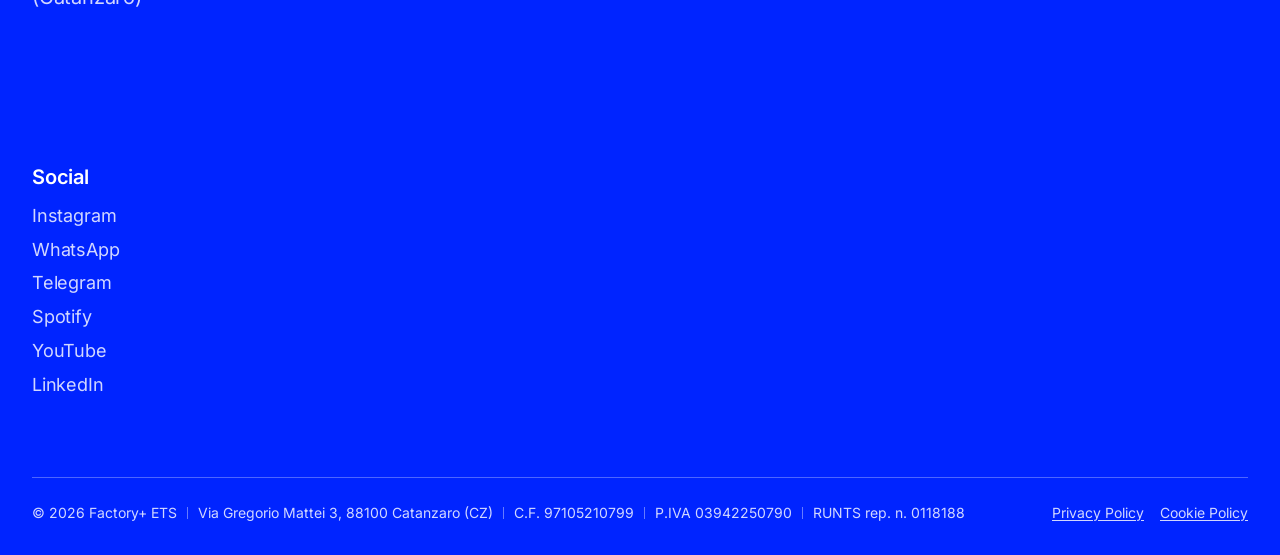
<file: eventi/primaed/index.html>
<!doctype html>
<html lang="it">
<head>
  <meta charset="utf-8">
  <meta http-equiv="Content-Security-Policy" content="default-src 'self'; script-src 'self' 'sha256-B5acr88x/a4kV9FMZVbp67Z5FdVCgvuFwhmHcBiH8vU='; style-src 'self' 'unsafe-inline'; img-src 'self' data:; media-src 'self'; font-src 'self'; connect-src 'self'; manifest-src 'self'; frame-src 'none'; object-src 'none'; base-uri 'self'; form-action 'none'; upgrade-insecure-requests">
  <meta name="viewport" content="width=device-width, initial-scale=1">
  <title>Factory Area Festival (2021) · Soverato</title>
  <meta name="description" content="Factory Area Festival – 23 agosto 2021, Ex Comac Soverato. Lineup: Reino.">
  <link rel="canonical" href="https://factoryarea.it/eventi/primaed/">
  <meta name="robots" content="index, follow, max-image-preview:large">
  <meta name="theme-color" content="#0024FF">

  <!-- Anteprima quando il link viene condiviso (WhatsApp, Facebook, LinkedIn, X…) -->
  <meta property="og:type" content="website">
  <meta property="og:site_name" content="Factory Area Festival">
  <meta property="og:locale" content="it_IT">
  <meta property="og:title" content="Factory Area Festival (2021)">
  <meta property="og:description" content="Factory Area Festival – 23 agosto 2021, Ex Comac Soverato. Lineup: Reino.">
  <meta property="og:url" content="https://factoryarea.it/eventi/primaed/">
  <meta property="og:image" content="https://factoryarea.it/assets/img/og-factoryarea.png">
  <meta property="og:image:type" content="image/png">
  <meta property="og:image:width" content="1200">
  <meta property="og:image:height" content="630">
  <meta property="og:image:alt" content="Logo Factory+ di Factory Area Festival">
  <meta name="twitter:card" content="summary_large_image">
  <meta name="twitter:title" content="Factory Area Festival (2021)">
  <meta name="twitter:description" content="Factory Area Festival – 23 agosto 2021, Ex Comac Soverato. Lineup: Reino.">
  <meta name="twitter:image" content="https://factoryarea.it/assets/img/og-factoryarea.png">
  <meta name="twitter:image:alt" content="Logo Factory+ di Factory Area Festival">

  <!-- Icone -->
  <link rel="icon" href="../../favicon.ico" sizes="16x16 32x32 48x48">
  <link rel="icon" href="../../assets/img/icon-192.png" type="image/png" sizes="192x192">
  <link rel="icon" href="../../assets/img/favicon.svg" type="image/svg+xml">
  <link rel="apple-touch-icon" href="../../assets/img/apple-touch-icon.png">
  <link rel="manifest" href="../../site.webmanifest">

  <link rel="preload" href="../../assets/fonts/inter-latin-wght-normal.woff2" as="font" type="font/woff2" crossorigin>
  <link rel="stylesheet" href="../../assets/css/style.css">
  <script>
    /* Attiva le animazioni (se il browser non chiede di ridurre i movimenti) */
    (function () {
      var d = document.documentElement;
      if (!window.matchMedia("(prefers-reduced-motion: reduce)").matches) {
        d.classList.add("anim");
        setTimeout(function () { if (!window.__faReady) d.classList.remove("anim"); }, 4000);
      }
    })();
  </script>
  <script src="../../assets/js/lenis.min.js" defer></script>
  <script src="../../assets/js/main.js" defer></script>
  <script type="application/ld+json">
  {
    "@context": "https://schema.org",
    "@type": "Festival",
    "name": "Factory Area Festival (2021)",
    "description": "Prima edizione di Factory Area Festival, festival di musica e arte in Calabria.",
    "url": "https://factoryarea.it/eventi/primaed/",
    "image": [
      "https://factoryarea.it/assets/img/edizioni/2021/copertina-2048.jpg"
    ],
    "startDate": "2021-08-23",
    "endDate": "2021-08-23",
    "eventStatus": "https://schema.org/EventScheduled",
    "eventAttendanceMode": "https://schema.org/OfflineEventAttendanceMode",
    "location": {
      "@type": "Place",
      "name": "Ex Comac",
      "address": {
        "@type": "PostalAddress",
        "addressLocality": "Soverato",
        "addressRegion": "CZ",
        "addressCountry": "IT"
      }
    },
    "organizer": {
      "@type": "NGO",
      "name": "Factory+ ETS",
      "url": "https://factoryarea.it/"
    },
    "performer": [
      {
        "@type": "PerformingGroup",
        "name": "Reino"
      }
    ]
  }
  </script>
  <script type="application/ld+json">
  {
    "@context": "https://schema.org",
    "@type": "BreadcrumbList",
    "itemListElement": [
      {
        "@type": "ListItem",
        "position": 1,
        "name": "Home",
        "item": "https://factoryarea.it/"
      },
      {
        "@type": "ListItem",
        "position": 2,
        "name": "Eventi",
        "item": "https://factoryarea.it/eventi/"
      },
      {
        "@type": "ListItem",
        "position": 3,
        "name": "Factory Area Festival (2021)",
        "item": "https://factoryarea.it/eventi/primaed/"
      }
    ]
  }
  </script>
</head>
<body class="page-edition">
  <!-- Invisibile: Safari su iPhone ne usa il colore per la fascia sopra la barra -->
  <div class="tint" aria-hidden="true" style="background-color:#0024FF"></div>
  <a class="skip-link" href="#contenuto">Vai al contenuto</a>

  <!-- ================= NAVIGAZIONE =================
       Barra con sfondo sfocato. In home resta trasparente sopra il video
       finché non si scorre la pagina (attributo data-overlay). -->
  <header class="nav" data-nav>
    <div class="nav__bar">
      <a class="nav__logo" href="../../" aria-label="Factory Area Festival, vai alla home" data-reveal data-trigger="load" style="--ry:10px;--rb:6px;--rd:.8s;--rdelay:0s">
        <svg class="nav__logo-svg" viewBox="784.94 705.36 1264.77 279.21" fill="currentColor" aria-hidden="true" focusable="false"><polygon points="784.94 705.36 784.94 930.53 804.74 930.53 804.74 776.5 796.55 774.29 796.55 759.06 804.74 761.34 804.74 722.16 907.94 722.16 907.94 705.36 784.94 705.36"/><path d="M810.94,764.08l78.91,22,2.64,14.09-81.55-22v-14.09Z"/><path d="M914.19,886.13c0-12,3.8-21.75,11.4-29.25,7.6-7.5,19.3-11.95,35.1-13.35l61.8-5.7c-1.8-30-16.6-45-44.4-45-12.6,0-23.1,3.25-31.5,9.75-8.4,6.5-12.6,16.95-12.6,31.35h-19.8c0-15.8,5.65-29.4,16.95-40.8,11.3-11.4,26.95-17.1,46.95-17.1s35.95,6.25,47.25,18.75c11.3,12.5,16.95,28.55,16.95,48.15v67.8h21.9v16.8h-25.2c-11,0-16.5-5.5-16.5-16.5v-9l3-15h-6c-3.2,12.6-9.4,23-18.6,31.2-9.2,8.2-21.9,12.3-38.1,12.3-10,0-18.45-1.5-25.35-4.5-6.9-3-11.9-7-15-12-3.1-5-5.25-9.7-6.45-14.1-1.2-4.4-1.8-9-1.8-13.8ZM933.99,884.33c0,9.4,2.7,16.65,8.1,21.75,5.4,5.1,12.9,7.65,22.5,7.65,17.4,0,31.4-5.6,42-16.8,10.6-11.2,15.9-25.3,15.9-42.3l-58.8,5.7c-10.2,1-17.7,3.3-22.5,6.9-4.8,3.6-7.2,9.3-7.2,17.1Z"/><path d="M1102.74,908.18c-13.3-14.9-19.95-33.25-19.95-55.05s6.65-40.1,19.95-54.9c13.3-14.8,31.55-22.2,54.75-22.2,15.8,0,30.45,4.8,43.95,14.4s21.25,24.2,23.25,43.8h-20.1c-4.2-27.6-19.9-41.4-47.1-41.4-18,0-31.65,5.75-40.95,17.25-9.3,11.5-13.95,25.85-13.95,43.05s4.65,31.85,13.95,43.35c9.3,11.5,22.95,17.25,40.95,17.25,27.2,0,42.9-13.8,47.1-41.4h20.1c-2,19.6-9.75,34.2-23.25,43.8s-28.15,14.4-43.95,14.4c-23.2,0-41.45-7.45-54.75-22.35Z"/><path d="M1292.18,914.03l51.9-3.3v16.8l-52.2,3c-6.6.4-11.5-1.05-14.7-4.35-3.2-3.3-4.8-8.35-4.8-15.15v-115.2h-32.1v-16.8h32.1v-40.5l19.8-6v46.5h45.9v16.8h-45.9v118.2Z"/><path d="M1365.68,853.13c0-21.4,7.1-39.6,21.3-54.6,14.2-15,32.9-22.5,56.1-22.5s41.6,7.5,55.8,22.5c14.2,15,21.3,33.2,21.3,54.6s-7.1,39.9-21.3,54.9c-14.2,15-32.8,22.5-55.8,22.5s-41.9-7.5-56.1-22.5c-14.2-15-21.3-33.3-21.3-54.9ZM1385.48,853.13c0,17.2,5.05,31.6,15.15,43.2,10.1,11.6,24.25,17.4,42.45,17.4s32.05-5.85,42.15-17.55c10.1-11.7,15.15-26.05,15.15-43.05s-5.05-31.3-15.15-42.9c-10.1-11.6-24.15-17.4-42.15-17.4s-32.1,5.8-42.3,17.4c-10.2,11.6-15.3,25.9-15.3,42.9Z"/><path d="M1556.79,927.53v-132c0-13.6,6.5-20.1,19.5-19.5l79.5,3v16.8l-79.2-3v134.7h-19.8Z"/><path d="M1803.98,779.03h21.3l-63.9,148.5v40.5c0,11.6-6.5,17.1-19.5,16.5l-54.3-3v-16.8l54,3v-40.2l-64.2-148.5h21.3l49.8,122.4v9h6v-9l49.5-122.4Z"/><polygon points="1945.93 853.42 1938.45 845.95 1863.78 845.95 1848.5 861.53 1937.82 861.53 1945.93 853.42"/><polygon points="1949.25 850.1 1957.12 842.22 1957.12 794.31 1941.08 779.03 1941.08 841.94 1949.25 850.1"/><polygon points="1949.15 856.65 1941.08 864.71 1941.08 912.25 1957.12 927.53 1957.12 864.62 1949.15 856.65"/><polygon points="1959.85 845.95 1952.47 853.33 1960.67 861.53 2034.43 861.53 2049.71 845.95 1959.85 845.95"/></svg>
      </a>
      <nav class="nav__links" aria-label="Menu principale">
        <a class="nav__link" href="../../eventi/" aria-current="page" data-split="word" data-trigger="load" style="--ty:10px;--tb:10px;--tdur:.4s" data-delay="0.1">Eventi</a>
        <a class="nav__link" href="../../about-us/" data-split="word" data-trigger="load" style="--ty:10px;--tb:10px;--tdur:.4s" data-delay="0.1">About</a>
        <a class="btn-primary" href="https://xceed.me/it/organizer/factory-area-festival" target="_blank" rel="noopener noreferrer" data-reveal data-trigger="load" style="--ry:10px;--rb:6px;--rd:.8s;--rdelay:.2s">Tickets</a>
      </nav>
      <div class="nav__mobile">
        <a class="btn-primary" href="https://xceed.me/it/organizer/factory-area-festival" target="_blank" rel="noopener noreferrer">Tickets</a>
        <button class="nav__toggle" type="button" aria-expanded="false" aria-controls="menu-mobile">Menu</button>
      </div>
    </div>
    <nav class="nav__menu" id="menu-mobile" aria-label="Menu" hidden>
      <a href="../../eventi/" aria-current="page" style="--d:.3s">Eventi</a>
      <a href="../../about-us/" style="--d:.36s">About</a>
    </nav>
  </header>

  <main id="contenuto">

    <!-- Foto di copertina (resta ferma mentre il contenuto scorre sopra) -->
    <div class="banner" data-reveal data-trigger="load" style="--ry:50px;--rdelay:.1s">
      <img class="banner__img" src="../../assets/img/edizioni/2021/copertina-2048.jpg" srcset="../../assets/img/edizioni/2021/copertina-1024.jpg 1024w, ../../assets/img/edizioni/2021/copertina-2048.jpg 1600w" sizes="100vw" width="1600" height="1066" alt="Foto di copertina di Factory Area Festival (2021)" fetchpriority="high" decoding="async">
    </div>

    <section class="edition">
      <div class="page edition__wrap">

        <!-- Titolo, dettagli e primo testo -->
        <div class="edition__intro" data-reveal style="--ry:50px;--rdelay:.2s">
          <div class="edition__title">
            <h1 class="t-h2">Factory Area Festival</h1>
          </div>
          <div class="edition__info">
            <dl class="details">
              <div class="details__row"><dt>Venue</dt><dd>Ex Comac Soverato</dd></div>
              <div class="details__row"><dt>Data</dt><dd>23 agosto 2021</dd></div>
              <div class="details__row"><dt>Lineup</dt><dd>Reino</dd></div>
            </dl>
            <p class="prose">La prima edizione è stato un banco di prova, la possibilità di rendere reale un progetto solo immaginato fin quel momento. L'artista ad esibirsi è stato Reino, rocker locale che ha preceduto il dj-set di Fabio Nirta.</p>
          </div>
        </div>

        <figure class="photo photo--wide">
          <img src="../../assets/img/edizioni/2021/foto-1-2048.jpg" srcset="../../assets/img/edizioni/2021/foto-1-1024.jpg 1024w, ../../assets/img/edizioni/2021/foto-1-2048.jpg 1440w" sizes="(max-width: 809.98px) calc(100vw - 32px), (max-width: 1663.98px) calc(100vw - 64px), 1600px" width="1440" height="959" alt="Foto di Factory Area Festival (2021)" loading="lazy" decoding="async">
        </figure>

        <div class="edition__split">
          <figure class="photo photo--tall">
            <img src="../../assets/img/edizioni/2021/foto-2-2048.jpg" srcset="../../assets/img/edizioni/2021/foto-2-1024.jpg 955w" sizes="(max-width: 809.98px) calc(100vw - 32px), (max-width: 1663.98px) calc(50vw - 37px), 795px" width="955" height="719" alt="Foto di Factory Area Festival (2021)" loading="lazy" decoding="async">
          </figure>
          <div class="edition__sticky">
            <p class="prose">Ad inizio rassegna è stato realizzato un talk con Edoardo Suraci e Vincenzo Costantino, creatori del progetto Altrove, vero punto di riferimento per la produzione di Factory Area Festival. Inoltre, durante la serata, il pubblico ha avuto modo di assistere ad un live painting realizzato dall'associazione catanzarese Amatoriarte.</p>
          </div>
        </div>

        <figure class="photo photo--wide">
          <img src="../../assets/img/edizioni/2021/foto-3-2048.jpg" srcset="../../assets/img/edizioni/2021/foto-3-1024.jpg 1024w, ../../assets/img/edizioni/2021/foto-3-2048.jpg 2048w" sizes="(max-width: 809.98px) calc(100vw - 32px), (max-width: 1663.98px) calc(100vw - 64px), 1600px" width="2048" height="1536" alt="Foto di Factory Area Festival (2021)" loading="lazy" decoding="async">
        </figure>

        <div class="edition__split edition__split--reverse">
          <div class="edition__sticky">
            <p class="prose">L'evento è stata la prima occasione per presentare il progetto ad un'istituzione pubblica, il comune di Soverato, che ha dimostrato fin da subito entusiasmo per un'iniziativa giovanile del genere.</p>
          </div>
          <figure class="photo photo--tall">
            <img src="../../assets/img/edizioni/2021/foto-4-2048.jpg" srcset="../../assets/img/edizioni/2021/foto-4-1024.jpg 1024w, ../../assets/img/edizioni/2021/foto-4-2048.jpg 1080w" sizes="(max-width: 809.98px) calc(100vw - 32px), (max-width: 1663.98px) calc(50vw - 37px), 795px" width="1080" height="719" alt="Foto di Factory Area Festival (2021)" loading="lazy" decoding="async">
          </figure>
        </div>

        <!-- Altre edizioni -->
        <section class="next" aria-labelledby="next-title">
          <h2 class="next__label" id="next-title">Next Projects</h2>
          <div class="next__grid">
          <a class="work" href="../quintaed/" data-reveal style="--ry:60px;--rdelay:.1s" data-cursor="explore" data-cursor-x="20" data-cursor-y="60">
            <div class="work__media">
              <img class="work__img" src="../../assets/img/edizioni/2025/copertina-1024.jpg" srcset="../../assets/img/edizioni/2025/copertina-1024.jpg 768w, ../../assets/img/edizioni/2025/copertina-2048.jpg 1536w" sizes="(max-width: 809.98px) calc(100vw - 32px), (max-width: 1663.98px) calc(33.3vw - 28px), 527px" width="1536" height="2048" alt="Foto di Factory Area Festival 5 (2025)" loading="lazy" decoding="async">
            </div>
            <div class="work__info">
              <h3 class="t-body">Factory Area Festival 5</h3>
              <p class="t-body c-70">Complesso Monumentale del S. Giovanni (Catanzaro)</p>
            </div>
          </a>
          <a class="work" href="../quartaed/" data-reveal style="--ry:60px;--rdelay:.1s" data-cursor="explore" data-cursor-x="20" data-cursor-y="60">
            <div class="work__media">
              <img class="work__img" src="../../assets/img/edizioni/2024/copertina-1024.jpg" srcset="../../assets/img/edizioni/2024/copertina-1024.jpg 1024w, ../../assets/img/edizioni/2024/copertina-2048.jpg 2048w" sizes="(max-width: 809.98px) calc(100vw - 32px), (max-width: 1663.98px) calc(33.3vw - 28px), 527px" width="2048" height="1536" alt="Foto di Factory Area Festival 4 (2024)" loading="lazy" decoding="async">
            </div>
            <div class="work__info">
              <h3 class="t-body">Factory Area Festival 4</h3>
              <p class="t-body c-70">Castello Normanno di Squillace</p>
            </div>
          </a>
          <a class="work" href="../terzaed/" data-reveal style="--ry:60px;--rdelay:.1s" data-cursor="explore" data-cursor-x="20" data-cursor-y="60">
            <div class="work__media">
              <img class="work__img" src="../../assets/img/edizioni/2023/copertina-1024.jpg" srcset="../../assets/img/edizioni/2023/copertina-1024.jpg 1024w, ../../assets/img/edizioni/2023/copertina-2048.jpg 2048w" sizes="(max-width: 809.98px) calc(100vw - 32px), (max-width: 1663.98px) calc(33.3vw - 28px), 527px" width="2048" height="1152" alt="Foto di Factory Area Festival 3 (2023)" loading="lazy" decoding="async">
            </div>
            <div class="work__info">
              <h3 class="t-body">Factory Area Festival 3</h3>
              <p class="t-body c-70">Ex Comac Soverato</p>
            </div>
          </a>
          </div>
        </section>

      </div>
    </section>
  </main>

  <!-- ================= FOOTER ================= -->
  <footer class="footer">
    <div class="footer__wrap">
      <div class="footer__top">
        <div class="footer__cols">
          <div class="footer__col">
            <p class="footer__title">Social</p>
            <ul class="footer__list">
              <li><a href="https://www.instagram.com/factoryarea" target="_blank" rel="noopener noreferrer">Instagram</a></li>
              <li><a href="https://www.whatsapp.com/channel/0029VbCT6C2CcW4zBC6F692b" target="_blank" rel="noopener noreferrer">WhatsApp</a></li>
              <li><a href="https://t.me/FACTORYAREA" target="_blank" rel="noopener noreferrer">Telegram</a></li>
              <li><a href="https://open.spotify.com/show/7eSPHnYkYD0GSq333V9OXO" target="_blank" rel="noopener noreferrer">Spotify</a></li>
              <li><a href="https://www.youtube.com/@factoryarea" target="_blank" rel="noopener noreferrer">YouTube</a></li>
              <li><a href="https://www.linkedin.com/company/factoryarea/" target="_blank" rel="noopener noreferrer">LinkedIn</a></li>
            </ul>
          </div>
          <!-- Colonne libere: per aggiungere un gruppo di link copia il blocco "footer__col" qui sopra -->
        </div>
        <!-- Spazio per loghi o riconoscimenti (in basso a destra): per ora vuoto -->
        <div class="footer__badges"></div>
      </div>
      <div class="footer__bottom">
        <div class="footer__legal-wrap">
          <p class="footer__legal">
            <span>© <span data-year>2026</span> Factory+ ETS</span>
            <span>Via Gregorio Mattei 3, 88100 Catanzaro (CZ)</span>
            <span>C.F. 97105210799</span>
            <span>P.IVA 03942250790</span>
            <span>RUNTS rep. n. 0118188</span>
          </p>
        </div>
        <p class="footer__links"><a href="../../privacy/">Privacy Policy</a><a href="../../privacy/#cookie">Cookie Policy</a></p>
      </div>
    </div>
  </footer>

</body>
</html>
</file>
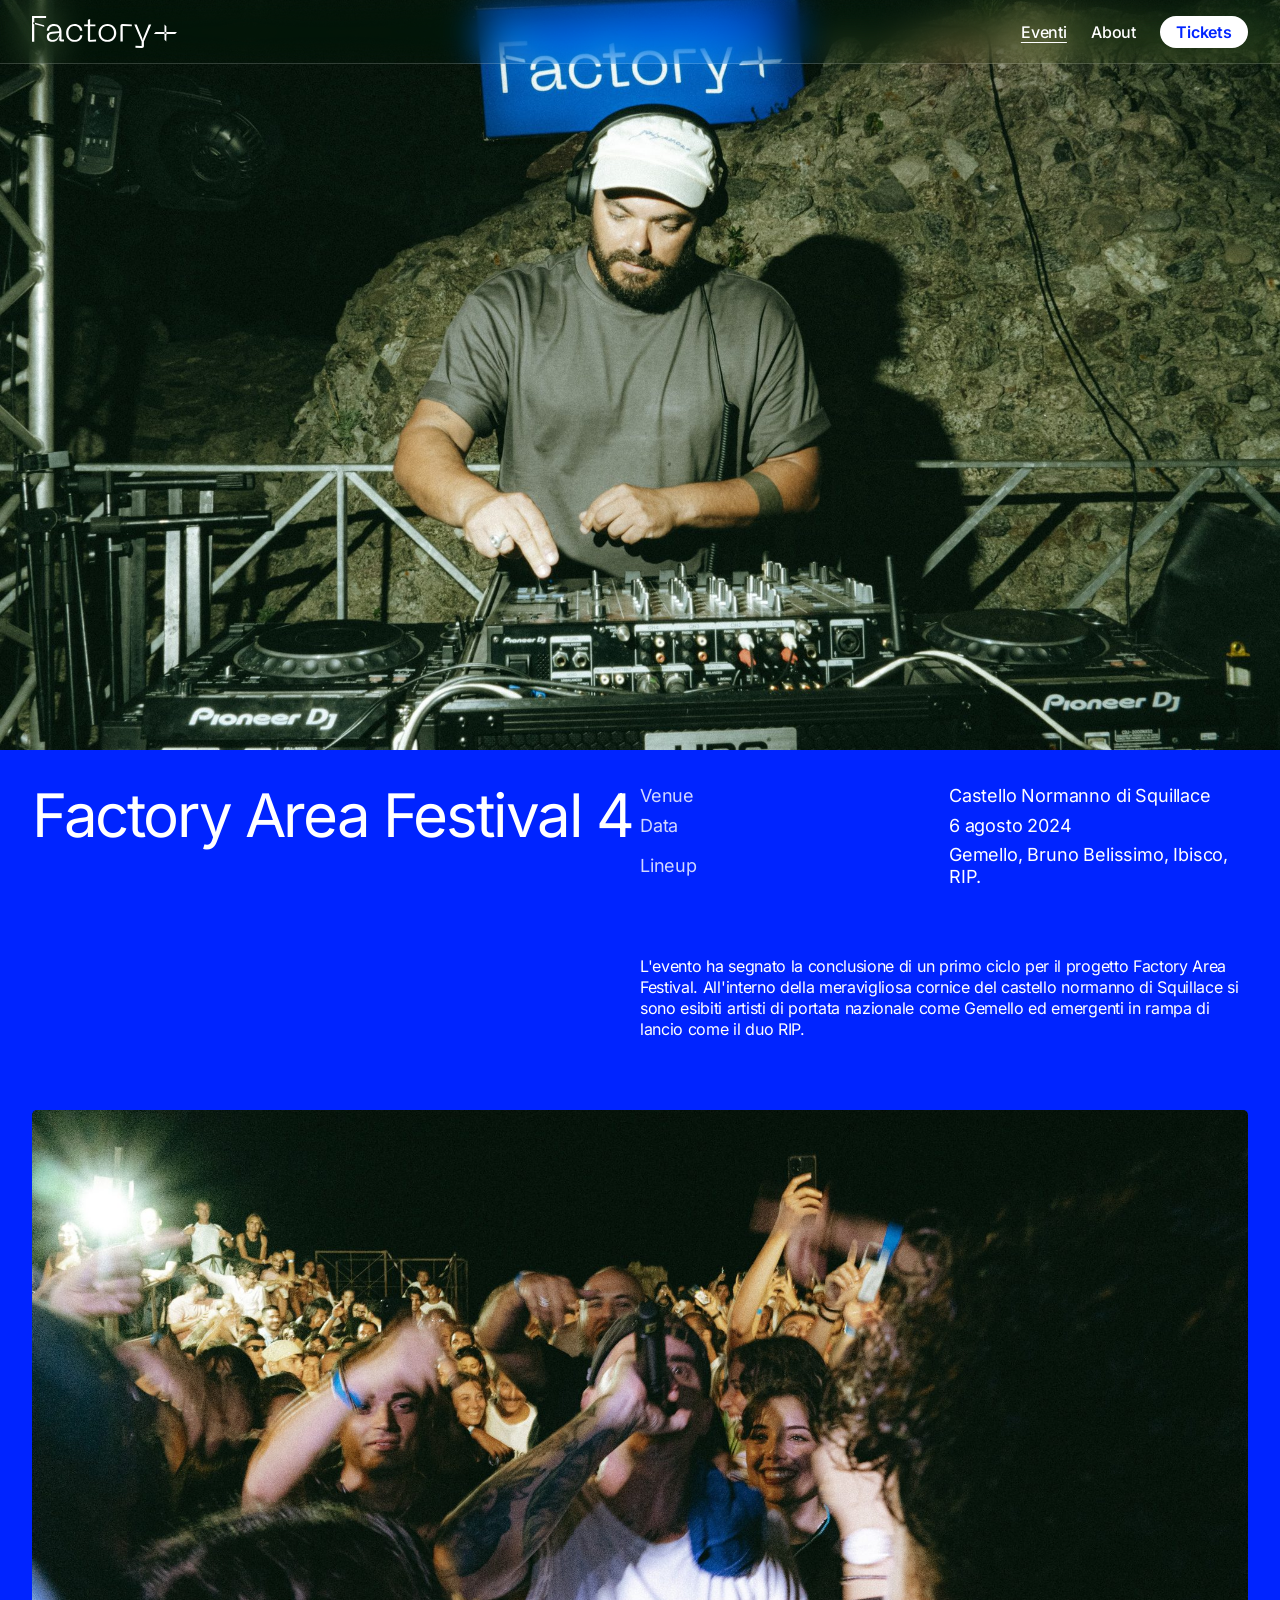
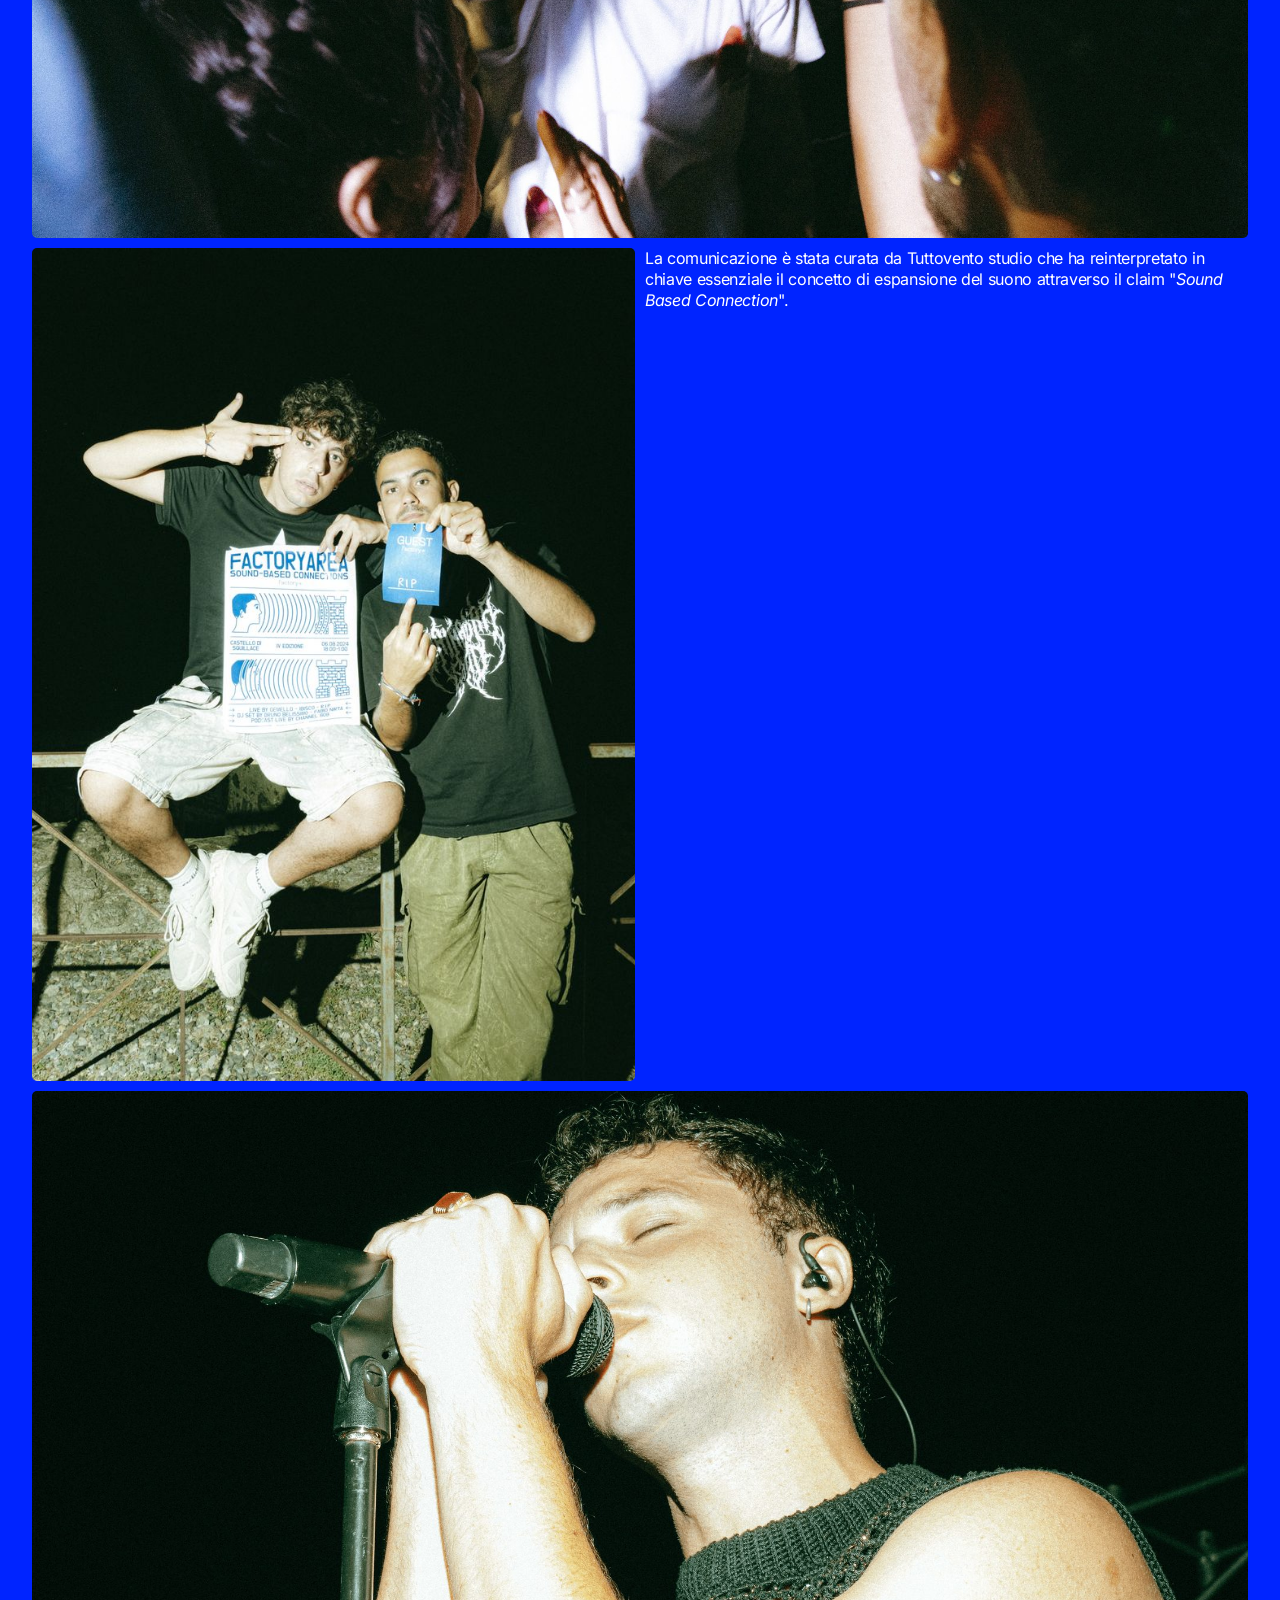
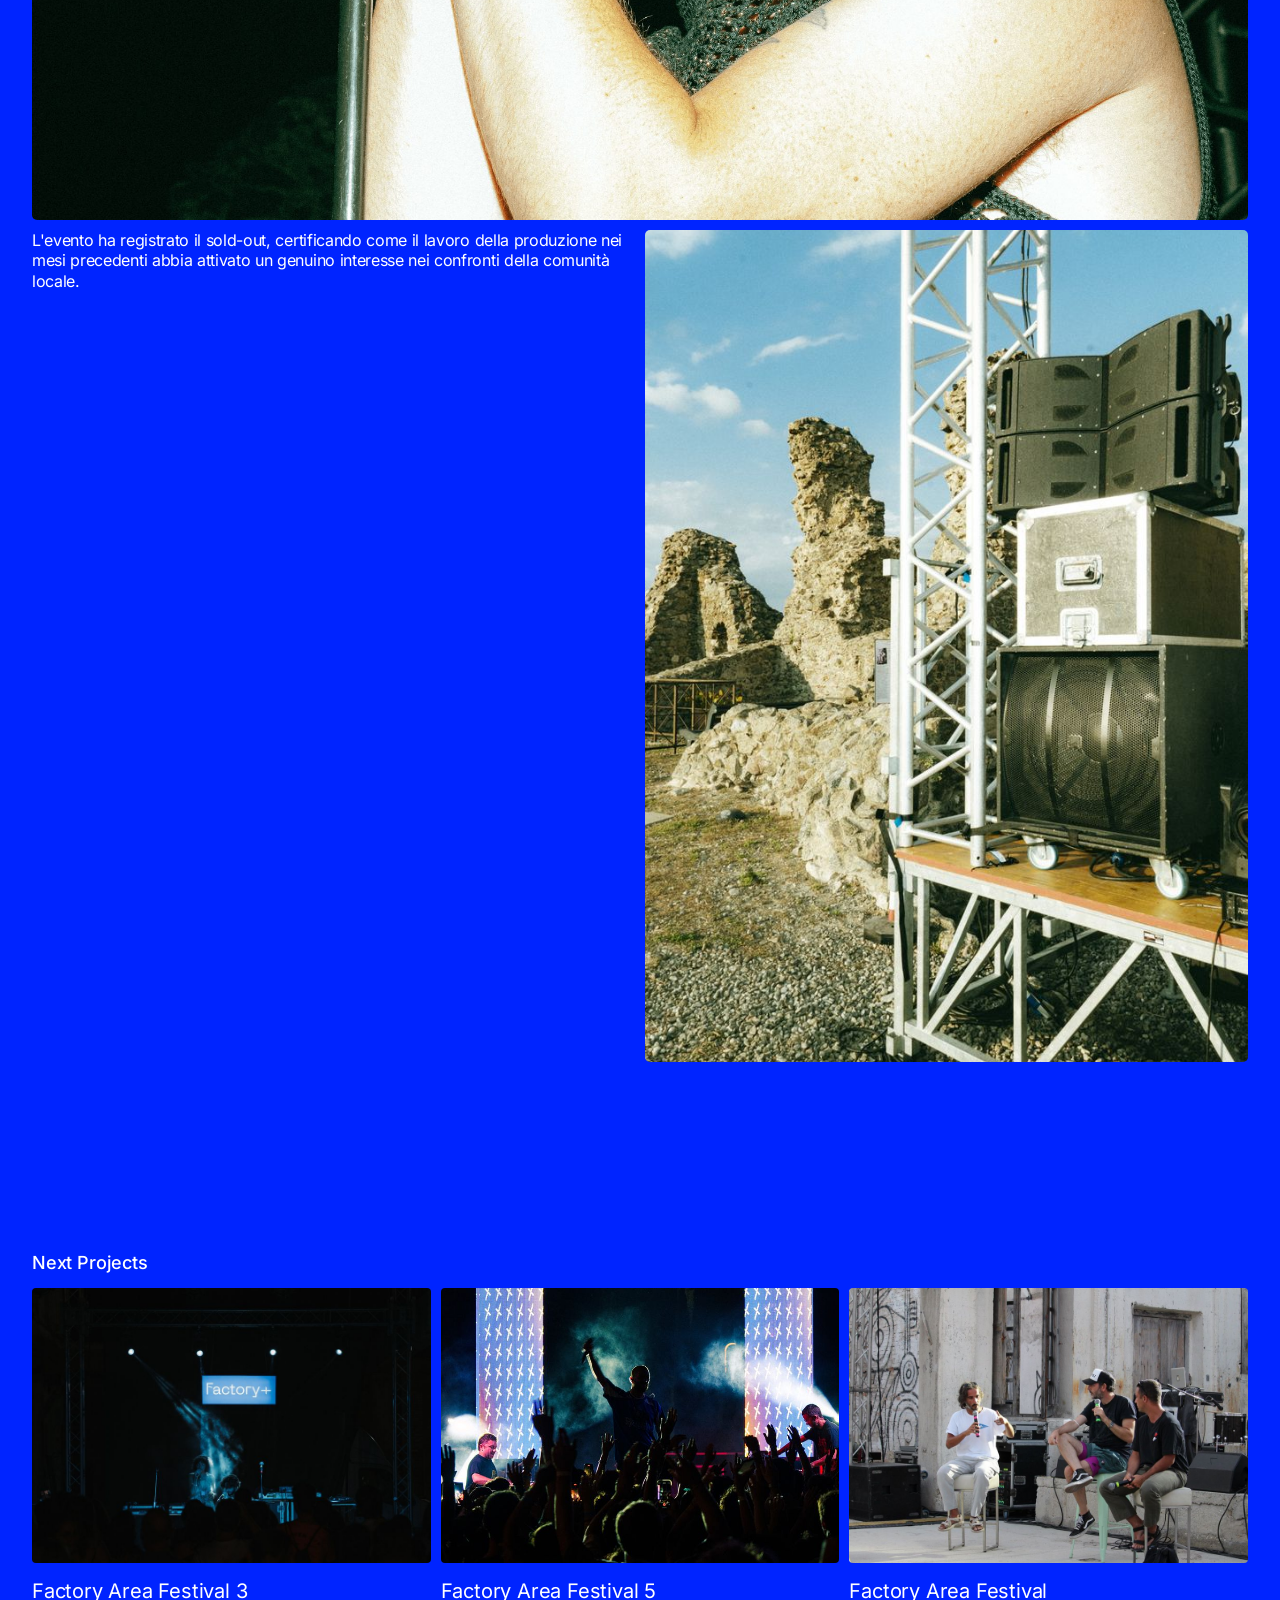
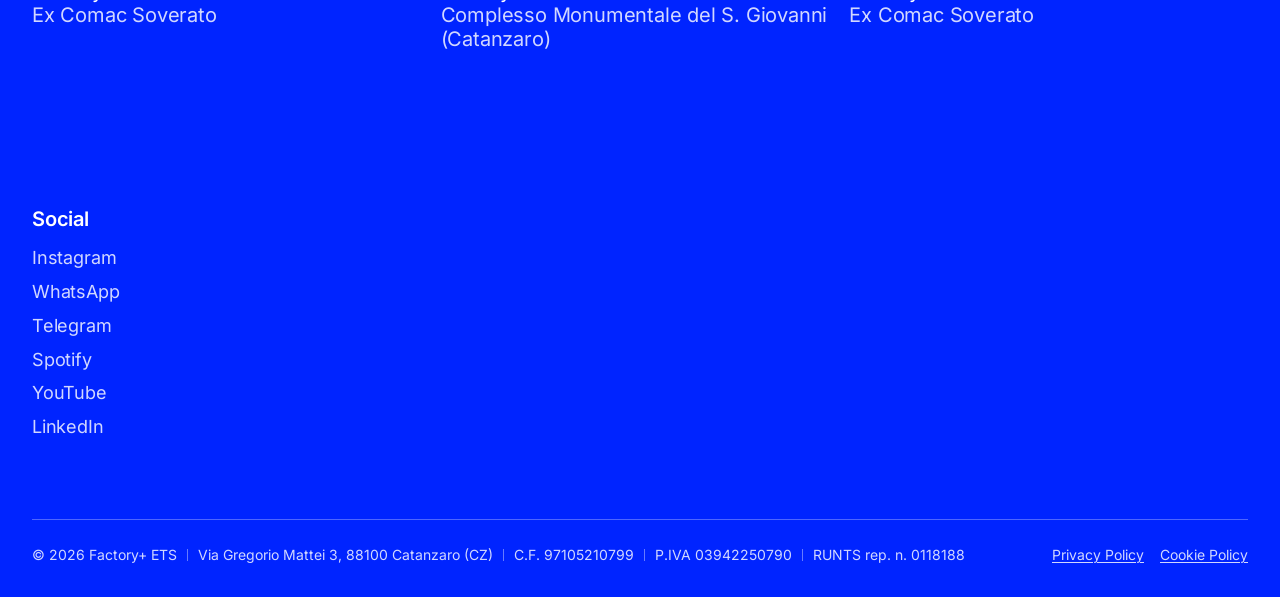
<file: eventi/quartaed/index.html>
<!doctype html>
<html lang="it">
<head>
  <meta charset="utf-8">
  <meta http-equiv="Content-Security-Policy" content="default-src 'self'; script-src 'self' 'sha256-B5acr88x/a4kV9FMZVbp67Z5FdVCgvuFwhmHcBiH8vU='; style-src 'self' 'unsafe-inline'; img-src 'self' data:; media-src 'self'; font-src 'self'; connect-src 'self'; manifest-src 'self'; frame-src 'none'; object-src 'none'; base-uri 'self'; form-action 'none'; upgrade-insecure-requests">
  <meta name="viewport" content="width=device-width, initial-scale=1">
  <title>Factory Area Festival 4 (2024) · Squillace</title>
  <meta name="description" content="Factory Area Festival 4 – 6 agosto 2024, Castello Normanno di Squillace. Lineup: Gemello, Bruno Belissimo, Ibisco, RIP.">
  <link rel="canonical" href="https://factoryarea.it/eventi/quartaed/">
  <meta name="robots" content="index, follow, max-image-preview:large">
  <meta name="theme-color" content="#0024FF">

  <!-- Anteprima quando il link viene condiviso (WhatsApp, Facebook, LinkedIn, X…) -->
  <meta property="og:type" content="website">
  <meta property="og:site_name" content="Factory Area Festival">
  <meta property="og:locale" content="it_IT">
  <meta property="og:title" content="Factory Area Festival 4 (2024)">
  <meta property="og:description" content="Factory Area Festival 4 – 6 agosto 2024, Castello Normanno di Squillace. Lineup: Gemello, Bruno Belissimo, Ibisco, RIP.">
  <meta property="og:url" content="https://factoryarea.it/eventi/quartaed/">
  <meta property="og:image" content="https://factoryarea.it/assets/img/og-factoryarea.png">
  <meta property="og:image:type" content="image/png">
  <meta property="og:image:width" content="1200">
  <meta property="og:image:height" content="630">
  <meta property="og:image:alt" content="Logo Factory+ di Factory Area Festival">
  <meta name="twitter:card" content="summary_large_image">
  <meta name="twitter:title" content="Factory Area Festival 4 (2024)">
  <meta name="twitter:description" content="Factory Area Festival 4 – 6 agosto 2024, Castello Normanno di Squillace. Lineup: Gemello, Bruno Belissimo, Ibisco, RIP.">
  <meta name="twitter:image" content="https://factoryarea.it/assets/img/og-factoryarea.png">
  <meta name="twitter:image:alt" content="Logo Factory+ di Factory Area Festival">

  <!-- Icone -->
  <link rel="icon" href="../../favicon.ico" sizes="16x16 32x32 48x48">
  <link rel="icon" href="../../assets/img/icon-192.png" type="image/png" sizes="192x192">
  <link rel="icon" href="../../assets/img/favicon.svg" type="image/svg+xml">
  <link rel="apple-touch-icon" href="../../assets/img/apple-touch-icon.png">
  <link rel="manifest" href="../../site.webmanifest">

  <link rel="preload" href="../../assets/fonts/inter-latin-wght-normal.woff2" as="font" type="font/woff2" crossorigin>
  <link rel="stylesheet" href="../../assets/css/style.css">
  <script>
    /* Attiva le animazioni (se il browser non chiede di ridurre i movimenti) */
    (function () {
      var d = document.documentElement;
      if (!window.matchMedia("(prefers-reduced-motion: reduce)").matches) {
        d.classList.add("anim");
        setTimeout(function () { if (!window.__faReady) d.classList.remove("anim"); }, 4000);
      }
    })();
  </script>
  <script src="../../assets/js/lenis.min.js" defer></script>
  <script src="../../assets/js/main.js" defer></script>
  <script type="application/ld+json">
  {
    "@context": "https://schema.org",
    "@type": "Festival",
    "name": "Factory Area Festival 4 (2024)",
    "description": "Quarta edizione di Factory Area Festival, festival di musica e arte in Calabria.",
    "url": "https://factoryarea.it/eventi/quartaed/",
    "image": [
      "https://factoryarea.it/assets/img/edizioni/2024/copertina-2048.jpg"
    ],
    "startDate": "2024-08-06",
    "endDate": "2024-08-06",
    "eventStatus": "https://schema.org/EventScheduled",
    "eventAttendanceMode": "https://schema.org/OfflineEventAttendanceMode",
    "location": {
      "@type": "Place",
      "name": "Castello Normanno di Squillace",
      "address": {
        "@type": "PostalAddress",
        "addressLocality": "Squillace",
        "addressRegion": "CZ",
        "addressCountry": "IT"
      }
    },
    "organizer": {
      "@type": "NGO",
      "name": "Factory+ ETS",
      "url": "https://factoryarea.it/"
    },
    "performer": [
      {
        "@type": "PerformingGroup",
        "name": "Gemello"
      },
      {
        "@type": "PerformingGroup",
        "name": "Bruno Belissimo"
      },
      {
        "@type": "PerformingGroup",
        "name": "Ibisco"
      },
      {
        "@type": "PerformingGroup",
        "name": "RIP"
      }
    ]
  }
  </script>
  <script type="application/ld+json">
  {
    "@context": "https://schema.org",
    "@type": "BreadcrumbList",
    "itemListElement": [
      {
        "@type": "ListItem",
        "position": 1,
        "name": "Home",
        "item": "https://factoryarea.it/"
      },
      {
        "@type": "ListItem",
        "position": 2,
        "name": "Eventi",
        "item": "https://factoryarea.it/eventi/"
      },
      {
        "@type": "ListItem",
        "position": 3,
        "name": "Factory Area Festival 4 (2024)",
        "item": "https://factoryarea.it/eventi/quartaed/"
      }
    ]
  }
  </script>
</head>
<body class="page-edition">
  <!-- Invisibile: Safari su iPhone ne usa il colore per la fascia sopra la barra -->
  <div class="tint" aria-hidden="true" style="background-color:#0024FF"></div>
  <a class="skip-link" href="#contenuto">Vai al contenuto</a>

  <!-- ================= NAVIGAZIONE =================
       Barra con sfondo sfocato. In home resta trasparente sopra il video
       finché non si scorre la pagina (attributo data-overlay). -->
  <header class="nav" data-nav>
    <div class="nav__bar">
      <a class="nav__logo" href="../../" aria-label="Factory Area Festival, vai alla home" data-reveal data-trigger="load" style="--ry:10px;--rb:6px;--rd:.8s;--rdelay:0s">
        <svg class="nav__logo-svg" viewBox="784.94 705.36 1264.77 279.21" fill="currentColor" aria-hidden="true" focusable="false"><polygon points="784.94 705.36 784.94 930.53 804.74 930.53 804.74 776.5 796.55 774.29 796.55 759.06 804.74 761.34 804.74 722.16 907.94 722.16 907.94 705.36 784.94 705.36"/><path d="M810.94,764.08l78.91,22,2.64,14.09-81.55-22v-14.09Z"/><path d="M914.19,886.13c0-12,3.8-21.75,11.4-29.25,7.6-7.5,19.3-11.95,35.1-13.35l61.8-5.7c-1.8-30-16.6-45-44.4-45-12.6,0-23.1,3.25-31.5,9.75-8.4,6.5-12.6,16.95-12.6,31.35h-19.8c0-15.8,5.65-29.4,16.95-40.8,11.3-11.4,26.95-17.1,46.95-17.1s35.95,6.25,47.25,18.75c11.3,12.5,16.95,28.55,16.95,48.15v67.8h21.9v16.8h-25.2c-11,0-16.5-5.5-16.5-16.5v-9l3-15h-6c-3.2,12.6-9.4,23-18.6,31.2-9.2,8.2-21.9,12.3-38.1,12.3-10,0-18.45-1.5-25.35-4.5-6.9-3-11.9-7-15-12-3.1-5-5.25-9.7-6.45-14.1-1.2-4.4-1.8-9-1.8-13.8ZM933.99,884.33c0,9.4,2.7,16.65,8.1,21.75,5.4,5.1,12.9,7.65,22.5,7.65,17.4,0,31.4-5.6,42-16.8,10.6-11.2,15.9-25.3,15.9-42.3l-58.8,5.7c-10.2,1-17.7,3.3-22.5,6.9-4.8,3.6-7.2,9.3-7.2,17.1Z"/><path d="M1102.74,908.18c-13.3-14.9-19.95-33.25-19.95-55.05s6.65-40.1,19.95-54.9c13.3-14.8,31.55-22.2,54.75-22.2,15.8,0,30.45,4.8,43.95,14.4s21.25,24.2,23.25,43.8h-20.1c-4.2-27.6-19.9-41.4-47.1-41.4-18,0-31.65,5.75-40.95,17.25-9.3,11.5-13.95,25.85-13.95,43.05s4.65,31.85,13.95,43.35c9.3,11.5,22.95,17.25,40.95,17.25,27.2,0,42.9-13.8,47.1-41.4h20.1c-2,19.6-9.75,34.2-23.25,43.8s-28.15,14.4-43.95,14.4c-23.2,0-41.45-7.45-54.75-22.35Z"/><path d="M1292.18,914.03l51.9-3.3v16.8l-52.2,3c-6.6.4-11.5-1.05-14.7-4.35-3.2-3.3-4.8-8.35-4.8-15.15v-115.2h-32.1v-16.8h32.1v-40.5l19.8-6v46.5h45.9v16.8h-45.9v118.2Z"/><path d="M1365.68,853.13c0-21.4,7.1-39.6,21.3-54.6,14.2-15,32.9-22.5,56.1-22.5s41.6,7.5,55.8,22.5c14.2,15,21.3,33.2,21.3,54.6s-7.1,39.9-21.3,54.9c-14.2,15-32.8,22.5-55.8,22.5s-41.9-7.5-56.1-22.5c-14.2-15-21.3-33.3-21.3-54.9ZM1385.48,853.13c0,17.2,5.05,31.6,15.15,43.2,10.1,11.6,24.25,17.4,42.45,17.4s32.05-5.85,42.15-17.55c10.1-11.7,15.15-26.05,15.15-43.05s-5.05-31.3-15.15-42.9c-10.1-11.6-24.15-17.4-42.15-17.4s-32.1,5.8-42.3,17.4c-10.2,11.6-15.3,25.9-15.3,42.9Z"/><path d="M1556.79,927.53v-132c0-13.6,6.5-20.1,19.5-19.5l79.5,3v16.8l-79.2-3v134.7h-19.8Z"/><path d="M1803.98,779.03h21.3l-63.9,148.5v40.5c0,11.6-6.5,17.1-19.5,16.5l-54.3-3v-16.8l54,3v-40.2l-64.2-148.5h21.3l49.8,122.4v9h6v-9l49.5-122.4Z"/><polygon points="1945.93 853.42 1938.45 845.95 1863.78 845.95 1848.5 861.53 1937.82 861.53 1945.93 853.42"/><polygon points="1949.25 850.1 1957.12 842.22 1957.12 794.31 1941.08 779.03 1941.08 841.94 1949.25 850.1"/><polygon points="1949.15 856.65 1941.08 864.71 1941.08 912.25 1957.12 927.53 1957.12 864.62 1949.15 856.65"/><polygon points="1959.85 845.95 1952.47 853.33 1960.67 861.53 2034.43 861.53 2049.71 845.95 1959.85 845.95"/></svg>
      </a>
      <nav class="nav__links" aria-label="Menu principale">
        <a class="nav__link" href="../../eventi/" aria-current="page" data-split="word" data-trigger="load" style="--ty:10px;--tb:10px;--tdur:.4s" data-delay="0.1">Eventi</a>
        <a class="nav__link" href="../../about-us/" data-split="word" data-trigger="load" style="--ty:10px;--tb:10px;--tdur:.4s" data-delay="0.1">About</a>
        <a class="btn-primary" href="https://xceed.me/it/organizer/factory-area-festival" target="_blank" rel="noopener noreferrer" data-reveal data-trigger="load" style="--ry:10px;--rb:6px;--rd:.8s;--rdelay:.2s">Tickets</a>
      </nav>
      <div class="nav__mobile">
        <a class="btn-primary" href="https://xceed.me/it/organizer/factory-area-festival" target="_blank" rel="noopener noreferrer">Tickets</a>
        <button class="nav__toggle" type="button" aria-expanded="false" aria-controls="menu-mobile">Menu</button>
      </div>
    </div>
    <nav class="nav__menu" id="menu-mobile" aria-label="Menu" hidden>
      <a href="../../eventi/" aria-current="page" style="--d:.3s">Eventi</a>
      <a href="../../about-us/" style="--d:.36s">About</a>
    </nav>
  </header>

  <main id="contenuto">

    <!-- Foto di copertina (resta ferma mentre il contenuto scorre sopra) -->
    <div class="banner" data-reveal data-trigger="load" style="--ry:50px;--rdelay:.1s">
      <img class="banner__img" src="../../assets/img/edizioni/2024/copertina-2048.jpg" srcset="../../assets/img/edizioni/2024/copertina-1024.jpg 1024w, ../../assets/img/edizioni/2024/copertina-2048.jpg 2048w" sizes="100vw" width="2048" height="1536" alt="Foto di copertina di Factory Area Festival 4 (2024)" fetchpriority="high" decoding="async">
    </div>

    <section class="edition">
      <div class="page edition__wrap">

        <!-- Titolo, dettagli e primo testo -->
        <div class="edition__intro" data-reveal style="--ry:50px;--rdelay:.2s">
          <div class="edition__title">
            <h1 class="t-h2">Factory Area Festival 4</h1>
          </div>
          <div class="edition__info">
            <dl class="details">
              <div class="details__row"><dt>Venue</dt><dd>Castello Normanno di Squillace</dd></div>
              <div class="details__row"><dt>Data</dt><dd>6 agosto 2024</dd></div>
              <div class="details__row"><dt>Lineup</dt><dd>Gemello, Bruno Belissimo, Ibisco, RIP.</dd></div>
            </dl>
            <p class="prose">L'evento ha segnato la conclusione di un primo ciclo per il progetto Factory Area Festival. All'interno della meravigliosa cornice del castello normanno di Squillace si sono esibiti artisti di portata nazionale come Gemello ed emergenti in rampa di lancio come il duo RIP.</p>
          </div>
        </div>

        <figure class="photo photo--wide">
          <img src="../../assets/img/edizioni/2024/foto-1-2048.jpg" srcset="../../assets/img/edizioni/2024/foto-1-1024.jpg 1024w, ../../assets/img/edizioni/2024/foto-1-2048.jpg 2048w" sizes="(max-width: 809.98px) calc(100vw - 32px), (max-width: 1663.98px) calc(100vw - 64px), 1600px" width="2048" height="1536" alt="Foto di Factory Area Festival 4 (2024)" loading="lazy" decoding="async">
        </figure>

        <div class="edition__split">
          <figure class="photo photo--tall">
            <img src="../../assets/img/edizioni/2024/foto-2-2048.jpg" srcset="../../assets/img/edizioni/2024/foto-2-1024.jpg 768w, ../../assets/img/edizioni/2024/foto-2-2048.jpg 1536w" sizes="(max-width: 809.98px) calc(100vw - 32px), (max-width: 1663.98px) calc(50vw - 37px), 795px" width="1536" height="2048" alt="Foto di Factory Area Festival 4 (2024)" loading="lazy" decoding="async">
          </figure>
          <div class="edition__sticky">
            <p class="prose">La comunicazione è stata curata da Tuttovento studio che ha reinterpretato in chiave essenziale il concetto di espansione del suono attraverso il claim "<em>Sound Based Connection</em>".</p>
          </div>
        </div>

        <figure class="photo photo--wide">
          <img src="../../assets/img/edizioni/2024/foto-3-2048.jpg" srcset="../../assets/img/edizioni/2024/foto-3-1024.jpg 1024w, ../../assets/img/edizioni/2024/foto-3-2048.jpg 2048w" sizes="(max-width: 809.98px) calc(100vw - 32px), (max-width: 1663.98px) calc(100vw - 64px), 1600px" width="2048" height="1902" alt="Foto di Factory Area Festival 4 (2024)" loading="lazy" decoding="async">
        </figure>

        <div class="edition__split edition__split--reverse">
          <div class="edition__sticky">
            <p class="prose">L'evento ha registrato il sold-out, certificando come il lavoro della produzione nei mesi precedenti abbia attivato un genuino interesse nei confronti della comunità locale.</p>
          </div>
          <figure class="photo photo--tall">
            <img src="../../assets/img/edizioni/2024/foto-4-2048.jpg" srcset="../../assets/img/edizioni/2024/foto-4-1024.jpg 683w, ../../assets/img/edizioni/2024/foto-4-2048.jpg 1365w" sizes="(max-width: 809.98px) calc(100vw - 32px), (max-width: 1663.98px) calc(50vw - 37px), 795px" width="1365" height="2048" alt="Foto di Factory Area Festival 4 (2024)" loading="lazy" decoding="async">
          </figure>
        </div>

        <!-- Altre edizioni -->
        <section class="next" aria-labelledby="next-title">
          <h2 class="next__label" id="next-title">Next Projects</h2>
          <div class="next__grid">
          <a class="work" href="../terzaed/" data-reveal style="--ry:60px;--rdelay:.1s" data-cursor="explore" data-cursor-x="20" data-cursor-y="60">
            <div class="work__media">
              <img class="work__img" src="../../assets/img/edizioni/2023/copertina-1024.jpg" srcset="../../assets/img/edizioni/2023/copertina-1024.jpg 1024w, ../../assets/img/edizioni/2023/copertina-2048.jpg 2048w" sizes="(max-width: 809.98px) calc(100vw - 32px), (max-width: 1663.98px) calc(33.3vw - 28px), 527px" width="2048" height="1152" alt="Foto di Factory Area Festival 3 (2023)" loading="lazy" decoding="async">
            </div>
            <div class="work__info">
              <h3 class="t-body">Factory Area Festival 3</h3>
              <p class="t-body c-70">Ex Comac Soverato</p>
            </div>
          </a>
          <a class="work" href="../quintaed/" data-reveal style="--ry:60px;--rdelay:.1s" data-cursor="explore" data-cursor-x="20" data-cursor-y="60">
            <div class="work__media">
              <img class="work__img" src="../../assets/img/edizioni/2025/copertina-1024.jpg" srcset="../../assets/img/edizioni/2025/copertina-1024.jpg 768w, ../../assets/img/edizioni/2025/copertina-2048.jpg 1536w" sizes="(max-width: 809.98px) calc(100vw - 32px), (max-width: 1663.98px) calc(33.3vw - 28px), 527px" width="1536" height="2048" alt="Foto di Factory Area Festival 5 (2025)" loading="lazy" decoding="async">
            </div>
            <div class="work__info">
              <h3 class="t-body">Factory Area Festival 5</h3>
              <p class="t-body c-70">Complesso Monumentale del S. Giovanni (Catanzaro)</p>
            </div>
          </a>
          <a class="work" href="../primaed/" data-reveal style="--ry:60px;--rdelay:.1s" data-cursor="explore" data-cursor-x="20" data-cursor-y="60">
            <div class="work__media">
              <img class="work__img" src="../../assets/img/edizioni/2021/copertina-1024.jpg" srcset="../../assets/img/edizioni/2021/copertina-1024.jpg 1024w, ../../assets/img/edizioni/2021/copertina-2048.jpg 1600w" sizes="(max-width: 809.98px) calc(100vw - 32px), (max-width: 1663.98px) calc(33.3vw - 28px), 527px" width="1600" height="1066" alt="Foto di Factory Area Festival (2021)" loading="lazy" decoding="async">
            </div>
            <div class="work__info">
              <h3 class="t-body">Factory Area Festival</h3>
              <p class="t-body c-70">Ex Comac Soverato</p>
            </div>
          </a>
          </div>
        </section>

      </div>
    </section>
  </main>

  <!-- ================= FOOTER ================= -->
  <footer class="footer">
    <div class="footer__wrap">
      <div class="footer__top">
        <div class="footer__cols">
          <div class="footer__col">
            <p class="footer__title">Social</p>
            <ul class="footer__list">
              <li><a href="https://www.instagram.com/factoryarea" target="_blank" rel="noopener noreferrer">Instagram</a></li>
              <li><a href="https://www.whatsapp.com/channel/0029VbCT6C2CcW4zBC6F692b" target="_blank" rel="noopener noreferrer">WhatsApp</a></li>
              <li><a href="https://t.me/FACTORYAREA" target="_blank" rel="noopener noreferrer">Telegram</a></li>
              <li><a href="https://open.spotify.com/show/7eSPHnYkYD0GSq333V9OXO" target="_blank" rel="noopener noreferrer">Spotify</a></li>
              <li><a href="https://www.youtube.com/@factoryarea" target="_blank" rel="noopener noreferrer">YouTube</a></li>
              <li><a href="https://www.linkedin.com/company/factoryarea/" target="_blank" rel="noopener noreferrer">LinkedIn</a></li>
            </ul>
          </div>
          <!-- Colonne libere: per aggiungere un gruppo di link copia il blocco "footer__col" qui sopra -->
        </div>
        <!-- Spazio per loghi o riconoscimenti (in basso a destra): per ora vuoto -->
        <div class="footer__badges"></div>
      </div>
      <div class="footer__bottom">
        <div class="footer__legal-wrap">
          <p class="footer__legal">
            <span>© <span data-year>2026</span> Factory+ ETS</span>
            <span>Via Gregorio Mattei 3, 88100 Catanzaro (CZ)</span>
            <span>C.F. 97105210799</span>
            <span>P.IVA 03942250790</span>
            <span>RUNTS rep. n. 0118188</span>
          </p>
        </div>
        <p class="footer__links"><a href="../../privacy/">Privacy Policy</a><a href="../../privacy/#cookie">Cookie Policy</a></p>
      </div>
    </div>
  </footer>

</body>
</html>
</file>
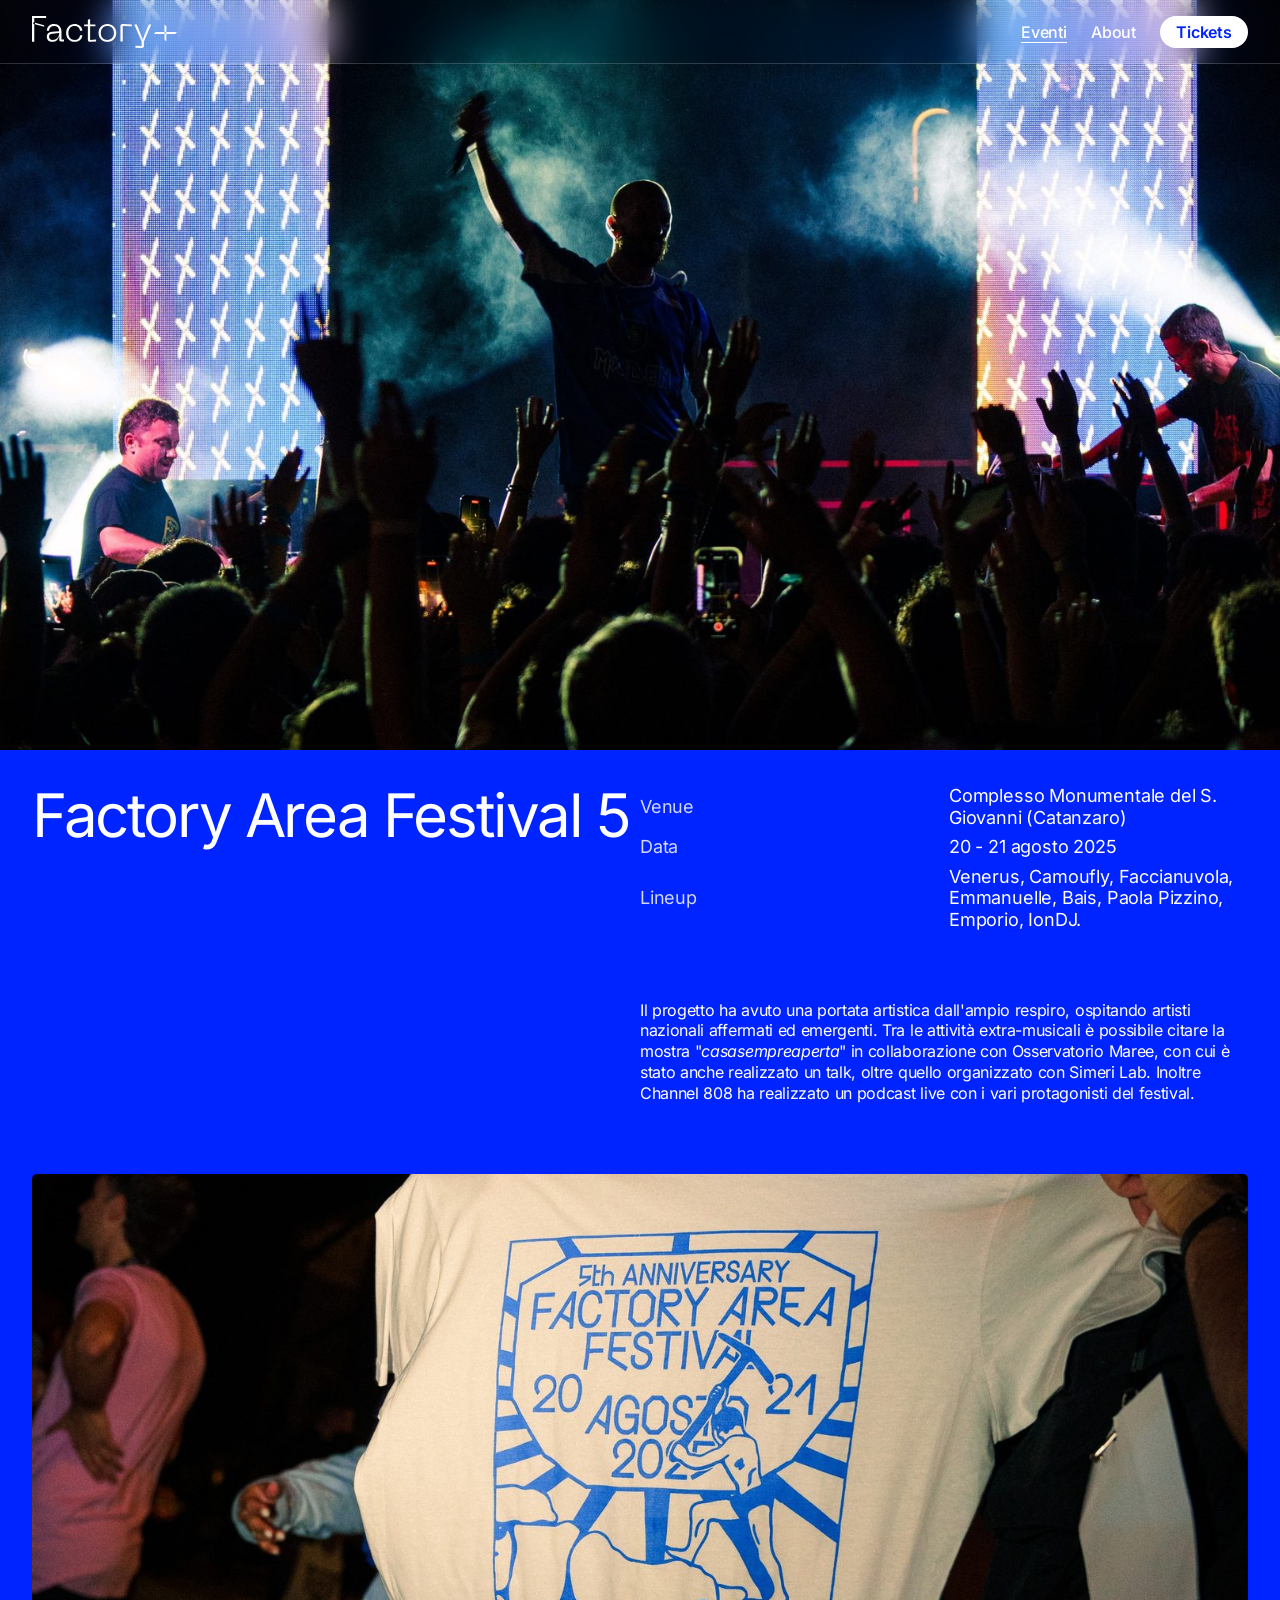
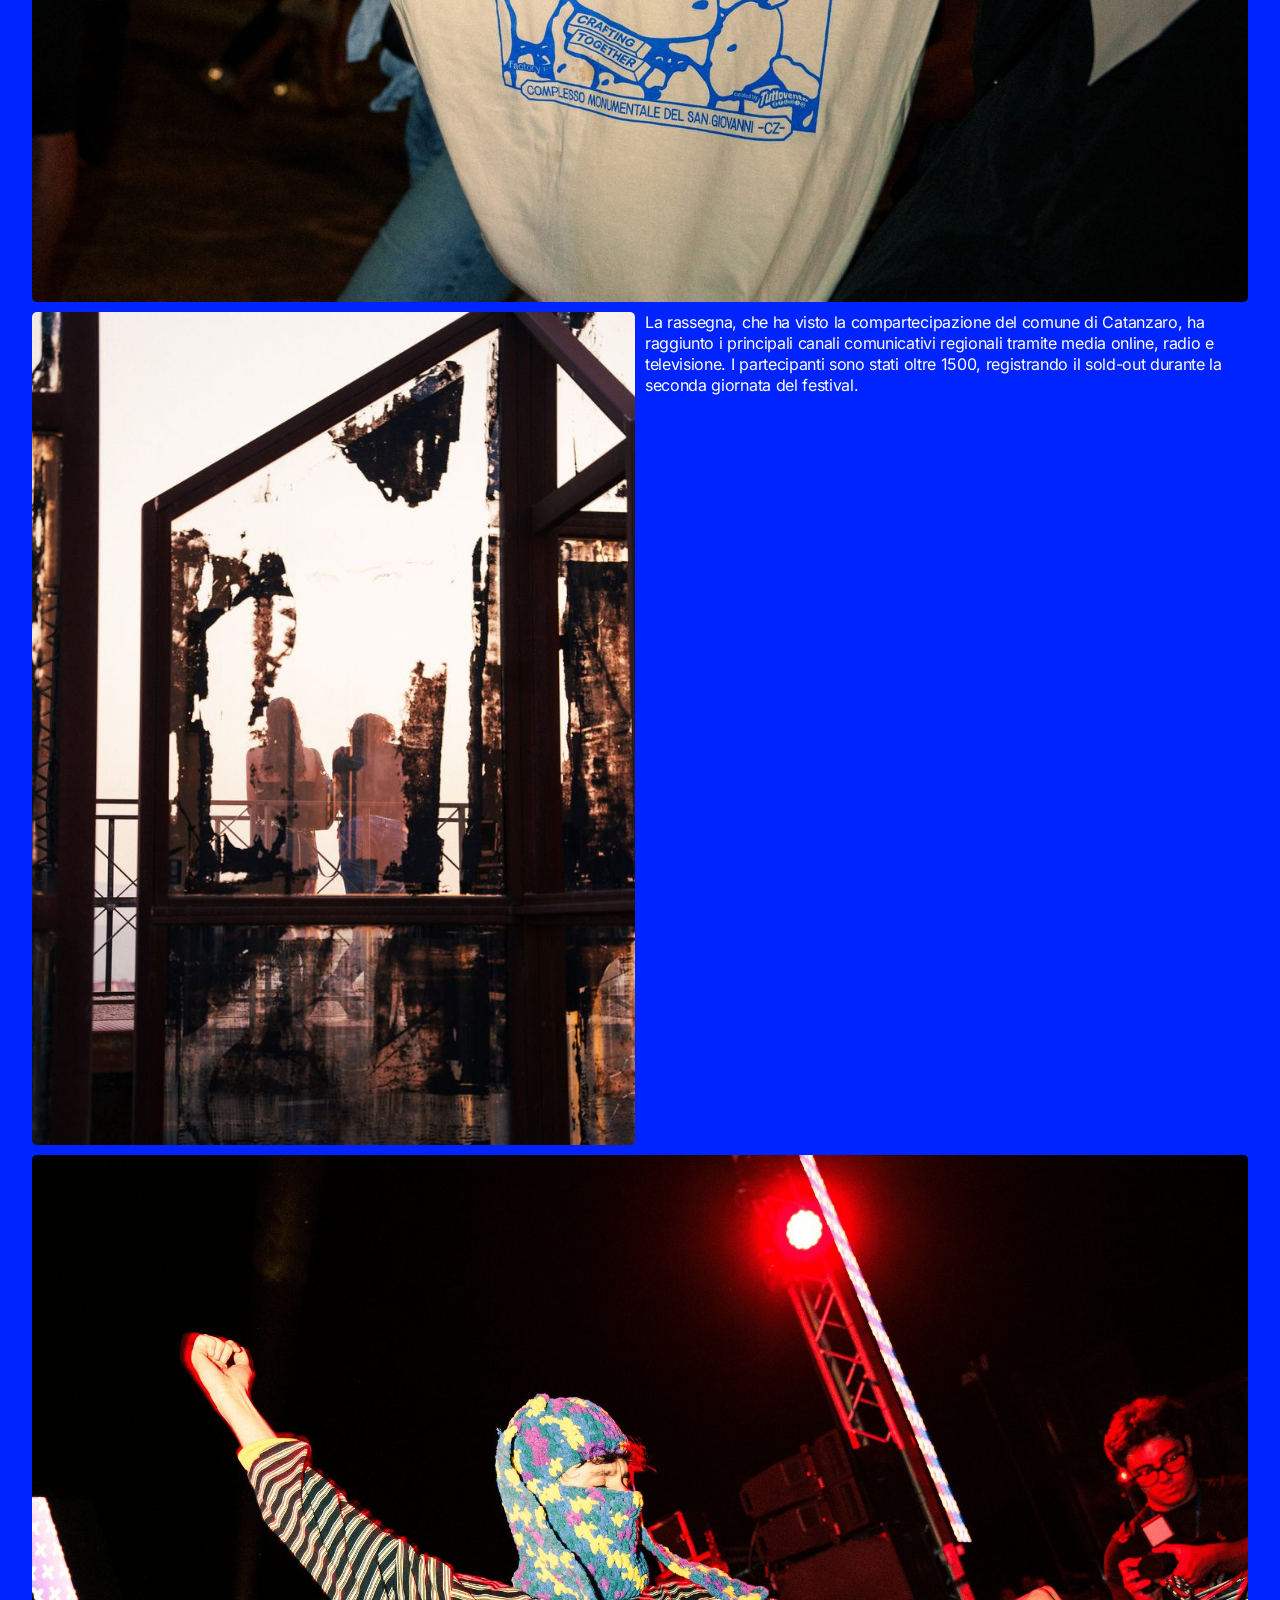
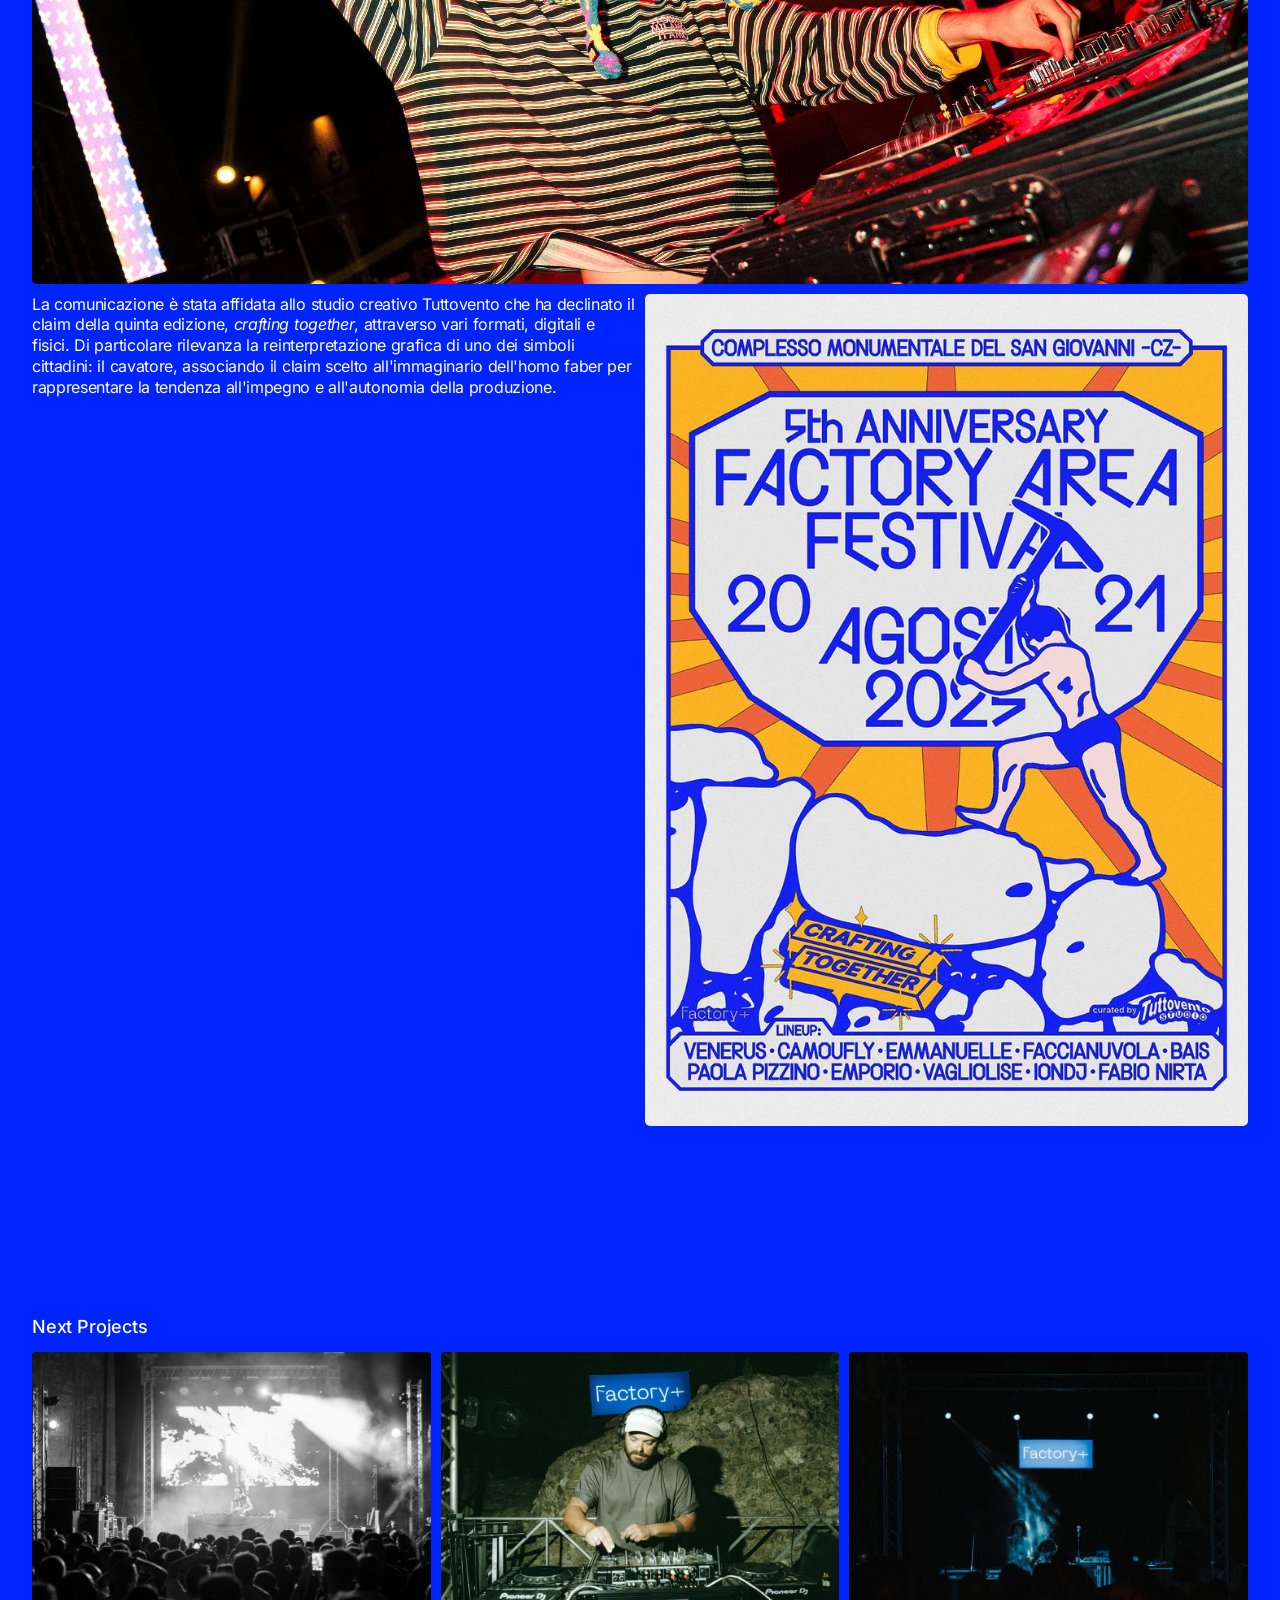
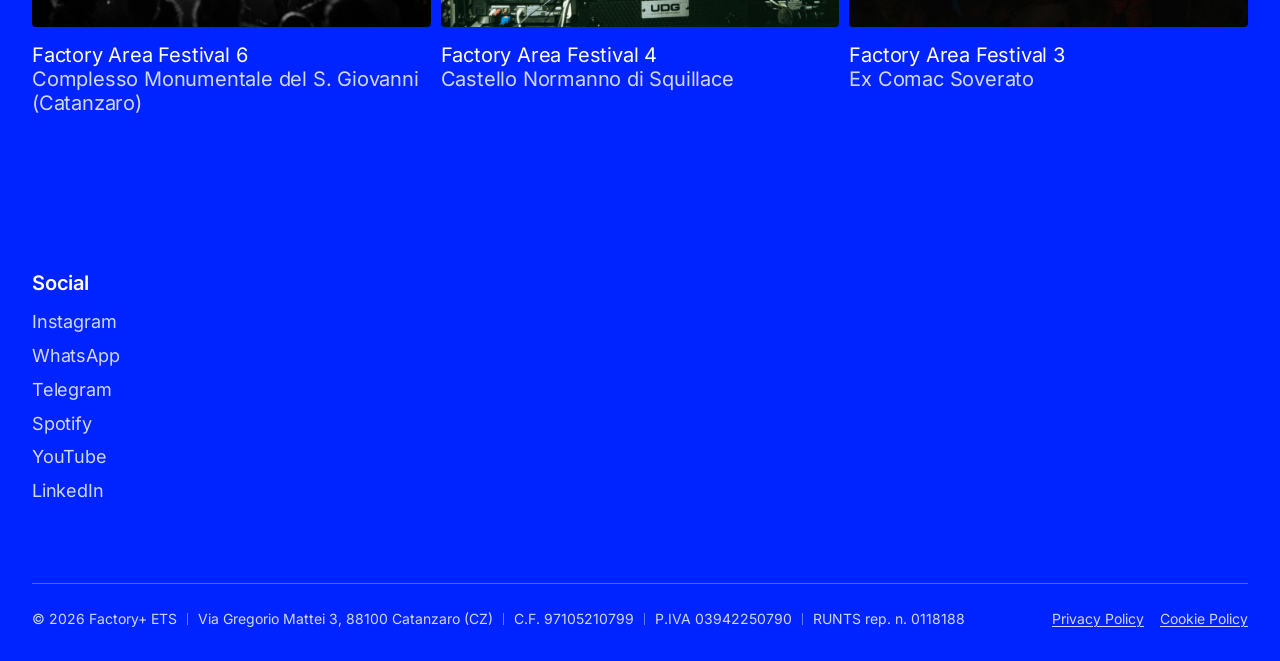
<file: eventi/quintaed/index.html>
<!doctype html>
<html lang="it">
<head>
  <meta charset="utf-8">
  <meta http-equiv="Content-Security-Policy" content="default-src 'self'; script-src 'self' 'sha256-B5acr88x/a4kV9FMZVbp67Z5FdVCgvuFwhmHcBiH8vU='; style-src 'self' 'unsafe-inline'; img-src 'self' data:; media-src 'self'; font-src 'self'; connect-src 'self'; manifest-src 'self'; frame-src 'none'; object-src 'none'; base-uri 'self'; form-action 'none'; upgrade-insecure-requests">
  <meta name="viewport" content="width=device-width, initial-scale=1">
  <title>Factory Area Festival 5 (2025) · Catanzaro</title>
  <meta name="description" content="Factory Area Festival 5 – 20 - 21 agosto 2025, Complesso Monumentale del S. Giovanni (Catanzaro). Lineup: Venerus, Camoufly, Faccianuvola, Emmanuelle, Bais, Paola Pizzino, Emporio, IonDJ.">
  <link rel="canonical" href="https://factoryarea.it/eventi/quintaed/">
  <meta name="robots" content="index, follow, max-image-preview:large">
  <meta name="theme-color" content="#0024FF">

  <!-- Anteprima quando il link viene condiviso (WhatsApp, Facebook, LinkedIn, X…) -->
  <meta property="og:type" content="website">
  <meta property="og:site_name" content="Factory Area Festival">
  <meta property="og:locale" content="it_IT">
  <meta property="og:title" content="Factory Area Festival 5 (2025)">
  <meta property="og:description" content="Factory Area Festival 5 – 20 - 21 agosto 2025, Complesso Monumentale del S. Giovanni (Catanzaro). Lineup: Venerus, Camoufly, Faccianuvola, Emmanuelle, Bais, Paola Pizzino, Emporio, IonDJ.">
  <meta property="og:url" content="https://factoryarea.it/eventi/quintaed/">
  <meta property="og:image" content="https://factoryarea.it/assets/img/og-factoryarea.png">
  <meta property="og:image:type" content="image/png">
  <meta property="og:image:width" content="1200">
  <meta property="og:image:height" content="630">
  <meta property="og:image:alt" content="Logo Factory+ di Factory Area Festival">
  <meta name="twitter:card" content="summary_large_image">
  <meta name="twitter:title" content="Factory Area Festival 5 (2025)">
  <meta name="twitter:description" content="Factory Area Festival 5 – 20 - 21 agosto 2025, Complesso Monumentale del S. Giovanni (Catanzaro). Lineup: Venerus, Camoufly, Faccianuvola, Emmanuelle, Bais, Paola Pizzino, Emporio, IonDJ.">
  <meta name="twitter:image" content="https://factoryarea.it/assets/img/og-factoryarea.png">
  <meta name="twitter:image:alt" content="Logo Factory+ di Factory Area Festival">

  <!-- Icone -->
  <link rel="icon" href="../../favicon.ico" sizes="16x16 32x32 48x48">
  <link rel="icon" href="../../assets/img/icon-192.png" type="image/png" sizes="192x192">
  <link rel="icon" href="../../assets/img/favicon.svg" type="image/svg+xml">
  <link rel="apple-touch-icon" href="../../assets/img/apple-touch-icon.png">
  <link rel="manifest" href="../../site.webmanifest">

  <link rel="preload" href="../../assets/fonts/inter-latin-wght-normal.woff2" as="font" type="font/woff2" crossorigin>
  <link rel="stylesheet" href="../../assets/css/style.css">
  <script>
    /* Attiva le animazioni (se il browser non chiede di ridurre i movimenti) */
    (function () {
      var d = document.documentElement;
      if (!window.matchMedia("(prefers-reduced-motion: reduce)").matches) {
        d.classList.add("anim");
        setTimeout(function () { if (!window.__faReady) d.classList.remove("anim"); }, 4000);
      }
    })();
  </script>
  <script src="../../assets/js/lenis.min.js" defer></script>
  <script src="../../assets/js/main.js" defer></script>
  <script type="application/ld+json">
  {
    "@context": "https://schema.org",
    "@type": "Festival",
    "name": "Factory Area Festival 5 (2025)",
    "description": "Quinta edizione di Factory Area Festival, festival di musica e arte in Calabria.",
    "url": "https://factoryarea.it/eventi/quintaed/",
    "image": [
      "https://factoryarea.it/assets/img/edizioni/2025/copertina-2048.jpg"
    ],
    "startDate": "2025-08-20",
    "endDate": "2025-08-21",
    "eventStatus": "https://schema.org/EventScheduled",
    "eventAttendanceMode": "https://schema.org/OfflineEventAttendanceMode",
    "location": {
      "@type": "Place",
      "name": "Complesso Monumentale del San Giovanni",
      "address": {
        "@type": "PostalAddress",
        "addressLocality": "Catanzaro",
        "addressRegion": "CZ",
        "addressCountry": "IT"
      }
    },
    "organizer": {
      "@type": "NGO",
      "name": "Factory+ ETS",
      "url": "https://factoryarea.it/"
    },
    "performer": [
      {
        "@type": "PerformingGroup",
        "name": "Venerus"
      },
      {
        "@type": "PerformingGroup",
        "name": "Camoufly"
      },
      {
        "@type": "PerformingGroup",
        "name": "Faccianuvola"
      },
      {
        "@type": "PerformingGroup",
        "name": "Emmanuelle"
      },
      {
        "@type": "PerformingGroup",
        "name": "Bais"
      },
      {
        "@type": "PerformingGroup",
        "name": "Paola Pizzino"
      },
      {
        "@type": "PerformingGroup",
        "name": "Emporio"
      },
      {
        "@type": "PerformingGroup",
        "name": "IonDJ"
      }
    ]
  }
  </script>
  <script type="application/ld+json">
  {
    "@context": "https://schema.org",
    "@type": "BreadcrumbList",
    "itemListElement": [
      {
        "@type": "ListItem",
        "position": 1,
        "name": "Home",
        "item": "https://factoryarea.it/"
      },
      {
        "@type": "ListItem",
        "position": 2,
        "name": "Eventi",
        "item": "https://factoryarea.it/eventi/"
      },
      {
        "@type": "ListItem",
        "position": 3,
        "name": "Factory Area Festival 5 (2025)",
        "item": "https://factoryarea.it/eventi/quintaed/"
      }
    ]
  }
  </script>
</head>
<body class="page-edition">
  <!-- Invisibile: Safari su iPhone ne usa il colore per la fascia sopra la barra -->
  <div class="tint" aria-hidden="true" style="background-color:#0024FF"></div>
  <a class="skip-link" href="#contenuto">Vai al contenuto</a>

  <!-- ================= NAVIGAZIONE =================
       Barra con sfondo sfocato. In home resta trasparente sopra il video
       finché non si scorre la pagina (attributo data-overlay). -->
  <header class="nav" data-nav>
    <div class="nav__bar">
      <a class="nav__logo" href="../../" aria-label="Factory Area Festival, vai alla home" data-reveal data-trigger="load" style="--ry:10px;--rb:6px;--rd:.8s;--rdelay:0s">
        <svg class="nav__logo-svg" viewBox="784.94 705.36 1264.77 279.21" fill="currentColor" aria-hidden="true" focusable="false"><polygon points="784.94 705.36 784.94 930.53 804.74 930.53 804.74 776.5 796.55 774.29 796.55 759.06 804.74 761.34 804.74 722.16 907.94 722.16 907.94 705.36 784.94 705.36"/><path d="M810.94,764.08l78.91,22,2.64,14.09-81.55-22v-14.09Z"/><path d="M914.19,886.13c0-12,3.8-21.75,11.4-29.25,7.6-7.5,19.3-11.95,35.1-13.35l61.8-5.7c-1.8-30-16.6-45-44.4-45-12.6,0-23.1,3.25-31.5,9.75-8.4,6.5-12.6,16.95-12.6,31.35h-19.8c0-15.8,5.65-29.4,16.95-40.8,11.3-11.4,26.95-17.1,46.95-17.1s35.95,6.25,47.25,18.75c11.3,12.5,16.95,28.55,16.95,48.15v67.8h21.9v16.8h-25.2c-11,0-16.5-5.5-16.5-16.5v-9l3-15h-6c-3.2,12.6-9.4,23-18.6,31.2-9.2,8.2-21.9,12.3-38.1,12.3-10,0-18.45-1.5-25.35-4.5-6.9-3-11.9-7-15-12-3.1-5-5.25-9.7-6.45-14.1-1.2-4.4-1.8-9-1.8-13.8ZM933.99,884.33c0,9.4,2.7,16.65,8.1,21.75,5.4,5.1,12.9,7.65,22.5,7.65,17.4,0,31.4-5.6,42-16.8,10.6-11.2,15.9-25.3,15.9-42.3l-58.8,5.7c-10.2,1-17.7,3.3-22.5,6.9-4.8,3.6-7.2,9.3-7.2,17.1Z"/><path d="M1102.74,908.18c-13.3-14.9-19.95-33.25-19.95-55.05s6.65-40.1,19.95-54.9c13.3-14.8,31.55-22.2,54.75-22.2,15.8,0,30.45,4.8,43.95,14.4s21.25,24.2,23.25,43.8h-20.1c-4.2-27.6-19.9-41.4-47.1-41.4-18,0-31.65,5.75-40.95,17.25-9.3,11.5-13.95,25.85-13.95,43.05s4.65,31.85,13.95,43.35c9.3,11.5,22.95,17.25,40.95,17.25,27.2,0,42.9-13.8,47.1-41.4h20.1c-2,19.6-9.75,34.2-23.25,43.8s-28.15,14.4-43.95,14.4c-23.2,0-41.45-7.45-54.75-22.35Z"/><path d="M1292.18,914.03l51.9-3.3v16.8l-52.2,3c-6.6.4-11.5-1.05-14.7-4.35-3.2-3.3-4.8-8.35-4.8-15.15v-115.2h-32.1v-16.8h32.1v-40.5l19.8-6v46.5h45.9v16.8h-45.9v118.2Z"/><path d="M1365.68,853.13c0-21.4,7.1-39.6,21.3-54.6,14.2-15,32.9-22.5,56.1-22.5s41.6,7.5,55.8,22.5c14.2,15,21.3,33.2,21.3,54.6s-7.1,39.9-21.3,54.9c-14.2,15-32.8,22.5-55.8,22.5s-41.9-7.5-56.1-22.5c-14.2-15-21.3-33.3-21.3-54.9ZM1385.48,853.13c0,17.2,5.05,31.6,15.15,43.2,10.1,11.6,24.25,17.4,42.45,17.4s32.05-5.85,42.15-17.55c10.1-11.7,15.15-26.05,15.15-43.05s-5.05-31.3-15.15-42.9c-10.1-11.6-24.15-17.4-42.15-17.4s-32.1,5.8-42.3,17.4c-10.2,11.6-15.3,25.9-15.3,42.9Z"/><path d="M1556.79,927.53v-132c0-13.6,6.5-20.1,19.5-19.5l79.5,3v16.8l-79.2-3v134.7h-19.8Z"/><path d="M1803.98,779.03h21.3l-63.9,148.5v40.5c0,11.6-6.5,17.1-19.5,16.5l-54.3-3v-16.8l54,3v-40.2l-64.2-148.5h21.3l49.8,122.4v9h6v-9l49.5-122.4Z"/><polygon points="1945.93 853.42 1938.45 845.95 1863.78 845.95 1848.5 861.53 1937.82 861.53 1945.93 853.42"/><polygon points="1949.25 850.1 1957.12 842.22 1957.12 794.31 1941.08 779.03 1941.08 841.94 1949.25 850.1"/><polygon points="1949.15 856.65 1941.08 864.71 1941.08 912.25 1957.12 927.53 1957.12 864.62 1949.15 856.65"/><polygon points="1959.85 845.95 1952.47 853.33 1960.67 861.53 2034.43 861.53 2049.71 845.95 1959.85 845.95"/></svg>
      </a>
      <nav class="nav__links" aria-label="Menu principale">
        <a class="nav__link" href="../../eventi/" aria-current="page" data-split="word" data-trigger="load" style="--ty:10px;--tb:10px;--tdur:.4s" data-delay="0.1">Eventi</a>
        <a class="nav__link" href="../../about-us/" data-split="word" data-trigger="load" style="--ty:10px;--tb:10px;--tdur:.4s" data-delay="0.1">About</a>
        <a class="btn-primary" href="https://xceed.me/it/organizer/factory-area-festival" target="_blank" rel="noopener noreferrer" data-reveal data-trigger="load" style="--ry:10px;--rb:6px;--rd:.8s;--rdelay:.2s">Tickets</a>
      </nav>
      <div class="nav__mobile">
        <a class="btn-primary" href="https://xceed.me/it/organizer/factory-area-festival" target="_blank" rel="noopener noreferrer">Tickets</a>
        <button class="nav__toggle" type="button" aria-expanded="false" aria-controls="menu-mobile">Menu</button>
      </div>
    </div>
    <nav class="nav__menu" id="menu-mobile" aria-label="Menu" hidden>
      <a href="../../eventi/" aria-current="page" style="--d:.3s">Eventi</a>
      <a href="../../about-us/" style="--d:.36s">About</a>
    </nav>
  </header>

  <main id="contenuto">

    <!-- Foto di copertina (resta ferma mentre il contenuto scorre sopra) -->
    <div class="banner" data-reveal data-trigger="load" style="--ry:50px;--rdelay:.1s">
      <img class="banner__img" src="../../assets/img/edizioni/2025/copertina-2048.jpg" srcset="../../assets/img/edizioni/2025/copertina-1024.jpg 768w, ../../assets/img/edizioni/2025/copertina-2048.jpg 1536w" sizes="100vw" width="1536" height="2048" alt="Foto di copertina di Factory Area Festival 5 (2025)" fetchpriority="high" decoding="async">
    </div>

    <section class="edition">
      <div class="page edition__wrap">

        <!-- Titolo, dettagli e primo testo -->
        <div class="edition__intro" data-reveal style="--ry:50px;--rdelay:.2s">
          <div class="edition__title">
            <h1 class="t-h2">Factory Area Festival 5</h1>
          </div>
          <div class="edition__info">
            <dl class="details">
              <div class="details__row"><dt>Venue</dt><dd>Complesso Monumentale del S. Giovanni (Catanzaro)</dd></div>
              <div class="details__row"><dt>Data</dt><dd>20 - 21 agosto 2025</dd></div>
              <div class="details__row"><dt>Lineup</dt><dd>Venerus, Camoufly, Faccianuvola, Emmanuelle, Bais, Paola Pizzino, Emporio, IonDJ.</dd></div>
            </dl>
            <p class="prose">Il progetto ha avuto una portata artistica dall'ampio respiro, ospitando artisti nazionali affermati ed emergenti. Tra le attività extra-musicali è possibile citare la mostra "<em>casasempreaperta</em>" in collaborazione con Osservatorio Maree, con cui è stato anche realizzato un talk, oltre quello organizzato con Simeri Lab. Inoltre Channel 808 ha realizzato un podcast live con i vari protagonisti del festival.</p>
          </div>
        </div>

        <figure class="photo photo--wide">
          <img src="../../assets/img/edizioni/2025/foto-1-2048.jpg" srcset="../../assets/img/edizioni/2025/foto-1-1024.jpg 768w, ../../assets/img/edizioni/2025/foto-1-2048.jpg 1536w" sizes="(max-width: 809.98px) calc(100vw - 32px), (max-width: 1663.98px) calc(100vw - 64px), 1600px" width="1536" height="2048" alt="Foto di Factory Area Festival 5 (2025)" loading="lazy" decoding="async">
        </figure>

        <div class="edition__split">
          <figure class="photo photo--tall">
            <img src="../../assets/img/edizioni/2025/foto-2-2048.jpg" srcset="../../assets/img/edizioni/2025/foto-2-1024.jpg 769w, ../../assets/img/edizioni/2025/foto-2-2048.jpg 1537w" sizes="(max-width: 809.98px) calc(100vw - 32px), (max-width: 1663.98px) calc(50vw - 37px), 795px" width="1537" height="2048" alt="Foto di Factory Area Festival 5 (2025)" loading="lazy" decoding="async">
          </figure>
          <div class="edition__sticky">
            <p class="prose">La rassegna, che ha visto la compartecipazione del comune di Catanzaro, ha raggiunto i principali canali comunicativi regionali tramite media online, radio e televisione. I partecipanti sono stati oltre 1500, registrando il sold-out durante la seconda giornata del festival.</p>
          </div>
        </div>

        <figure class="photo photo--wide">
          <img src="../../assets/img/edizioni/2025/foto-3-2048.jpg" srcset="../../assets/img/edizioni/2025/foto-3-1024.jpg 1010w, ../../assets/img/edizioni/2025/foto-3-2048.jpg 2020w" sizes="(max-width: 809.98px) calc(100vw - 32px), (max-width: 1663.98px) calc(100vw - 64px), 1600px" width="2020" height="2048" alt="Foto di Factory Area Festival 5 (2025)" loading="lazy" decoding="async">
        </figure>

        <div class="edition__split edition__split--reverse">
          <div class="edition__sticky">
            <p class="prose">La comunicazione è stata affidata allo studio creativo Tuttovento che ha declinato il claim della quinta edizione, <em>crafting together</em>, attraverso vari formati, digitali e fisici. Di particolare rilevanza la reinterpretazione grafica di uno dei simboli cittadini: il cavatore, associando il claim scelto all'immaginario dell'homo faber per rappresentare la tendenza all'impegno e all'autonomia della produzione.</p>
          </div>
          <figure class="photo photo--tall">
            <img src="../../assets/img/edizioni/2025/foto-4-2048.jpg" srcset="../../assets/img/edizioni/2025/foto-4-1024.jpg 768w, ../../assets/img/edizioni/2025/foto-4-2048.jpg 1080w" sizes="(max-width: 809.98px) calc(100vw - 32px), (max-width: 1663.98px) calc(50vw - 37px), 795px" width="1080" height="1440" alt="Foto di Factory Area Festival 5 (2025)" loading="lazy" decoding="async">
          </figure>
        </div>

        <!-- Altre edizioni -->
        <section class="next" aria-labelledby="next-title">
          <h2 class="next__label" id="next-title">Next Projects</h2>
          <div class="next__grid">
          <a class="work" href="../sestaed/" data-reveal style="--ry:60px;--rdelay:.1s" data-cursor="explore" data-cursor-x="20" data-cursor-y="60">
            <div class="work__media">
              <img class="work__img" src="../../assets/img/edizioni/2026/copertina-1024.jpg" srcset="../../assets/img/edizioni/2026/copertina-1024.jpg 1024w, ../../assets/img/edizioni/2026/copertina-2048.jpg 2048w" sizes="(max-width: 809.98px) calc(100vw - 32px), (max-width: 1663.98px) calc(33.3vw - 28px), 527px" width="2048" height="1638" alt="Foto di Factory Area Festival 6 (2026)" loading="lazy" decoding="async">
            </div>
            <div class="work__info">
              <h3 class="t-body">Factory Area Festival 6</h3>
              <p class="t-body c-70">Complesso Monumentale del S. Giovanni (Catanzaro)</p>
            </div>
          </a>
          <a class="work" href="../quartaed/" data-reveal style="--ry:60px;--rdelay:.1s" data-cursor="explore" data-cursor-x="20" data-cursor-y="60">
            <div class="work__media">
              <img class="work__img" src="../../assets/img/edizioni/2024/copertina-1024.jpg" srcset="../../assets/img/edizioni/2024/copertina-1024.jpg 1024w, ../../assets/img/edizioni/2024/copertina-2048.jpg 2048w" sizes="(max-width: 809.98px) calc(100vw - 32px), (max-width: 1663.98px) calc(33.3vw - 28px), 527px" width="2048" height="1536" alt="Foto di Factory Area Festival 4 (2024)" loading="lazy" decoding="async">
            </div>
            <div class="work__info">
              <h3 class="t-body">Factory Area Festival 4</h3>
              <p class="t-body c-70">Castello Normanno di Squillace</p>
            </div>
          </a>
          <a class="work" href="../terzaed/" data-reveal style="--ry:60px;--rdelay:.1s" data-cursor="explore" data-cursor-x="20" data-cursor-y="60">
            <div class="work__media">
              <img class="work__img" src="../../assets/img/edizioni/2023/copertina-1024.jpg" srcset="../../assets/img/edizioni/2023/copertina-1024.jpg 1024w, ../../assets/img/edizioni/2023/copertina-2048.jpg 2048w" sizes="(max-width: 809.98px) calc(100vw - 32px), (max-width: 1663.98px) calc(33.3vw - 28px), 527px" width="2048" height="1152" alt="Foto di Factory Area Festival 3 (2023)" loading="lazy" decoding="async">
            </div>
            <div class="work__info">
              <h3 class="t-body">Factory Area Festival 3</h3>
              <p class="t-body c-70">Ex Comac Soverato</p>
            </div>
          </a>
          </div>
        </section>

      </div>
    </section>
  </main>

  <!-- ================= FOOTER ================= -->
  <footer class="footer">
    <div class="footer__wrap">
      <div class="footer__top">
        <div class="footer__cols">
          <div class="footer__col">
            <p class="footer__title">Social</p>
            <ul class="footer__list">
              <li><a href="https://www.instagram.com/factoryarea" target="_blank" rel="noopener noreferrer">Instagram</a></li>
              <li><a href="https://www.whatsapp.com/channel/0029VbCT6C2CcW4zBC6F692b" target="_blank" rel="noopener noreferrer">WhatsApp</a></li>
              <li><a href="https://t.me/FACTORYAREA" target="_blank" rel="noopener noreferrer">Telegram</a></li>
              <li><a href="https://open.spotify.com/show/7eSPHnYkYD0GSq333V9OXO" target="_blank" rel="noopener noreferrer">Spotify</a></li>
              <li><a href="https://www.youtube.com/@factoryarea" target="_blank" rel="noopener noreferrer">YouTube</a></li>
              <li><a href="https://www.linkedin.com/company/factoryarea/" target="_blank" rel="noopener noreferrer">LinkedIn</a></li>
            </ul>
          </div>
          <!-- Colonne libere: per aggiungere un gruppo di link copia il blocco "footer__col" qui sopra -->
        </div>
        <!-- Spazio per loghi o riconoscimenti (in basso a destra): per ora vuoto -->
        <div class="footer__badges"></div>
      </div>
      <div class="footer__bottom">
        <div class="footer__legal-wrap">
          <p class="footer__legal">
            <span>© <span data-year>2026</span> Factory+ ETS</span>
            <span>Via Gregorio Mattei 3, 88100 Catanzaro (CZ)</span>
            <span>C.F. 97105210799</span>
            <span>P.IVA 03942250790</span>
            <span>RUNTS rep. n. 0118188</span>
          </p>
        </div>
        <p class="footer__links"><a href="../../privacy/">Privacy Policy</a><a href="../../privacy/#cookie">Cookie Policy</a></p>
      </div>
    </div>
  </footer>

</body>
</html>
</file>
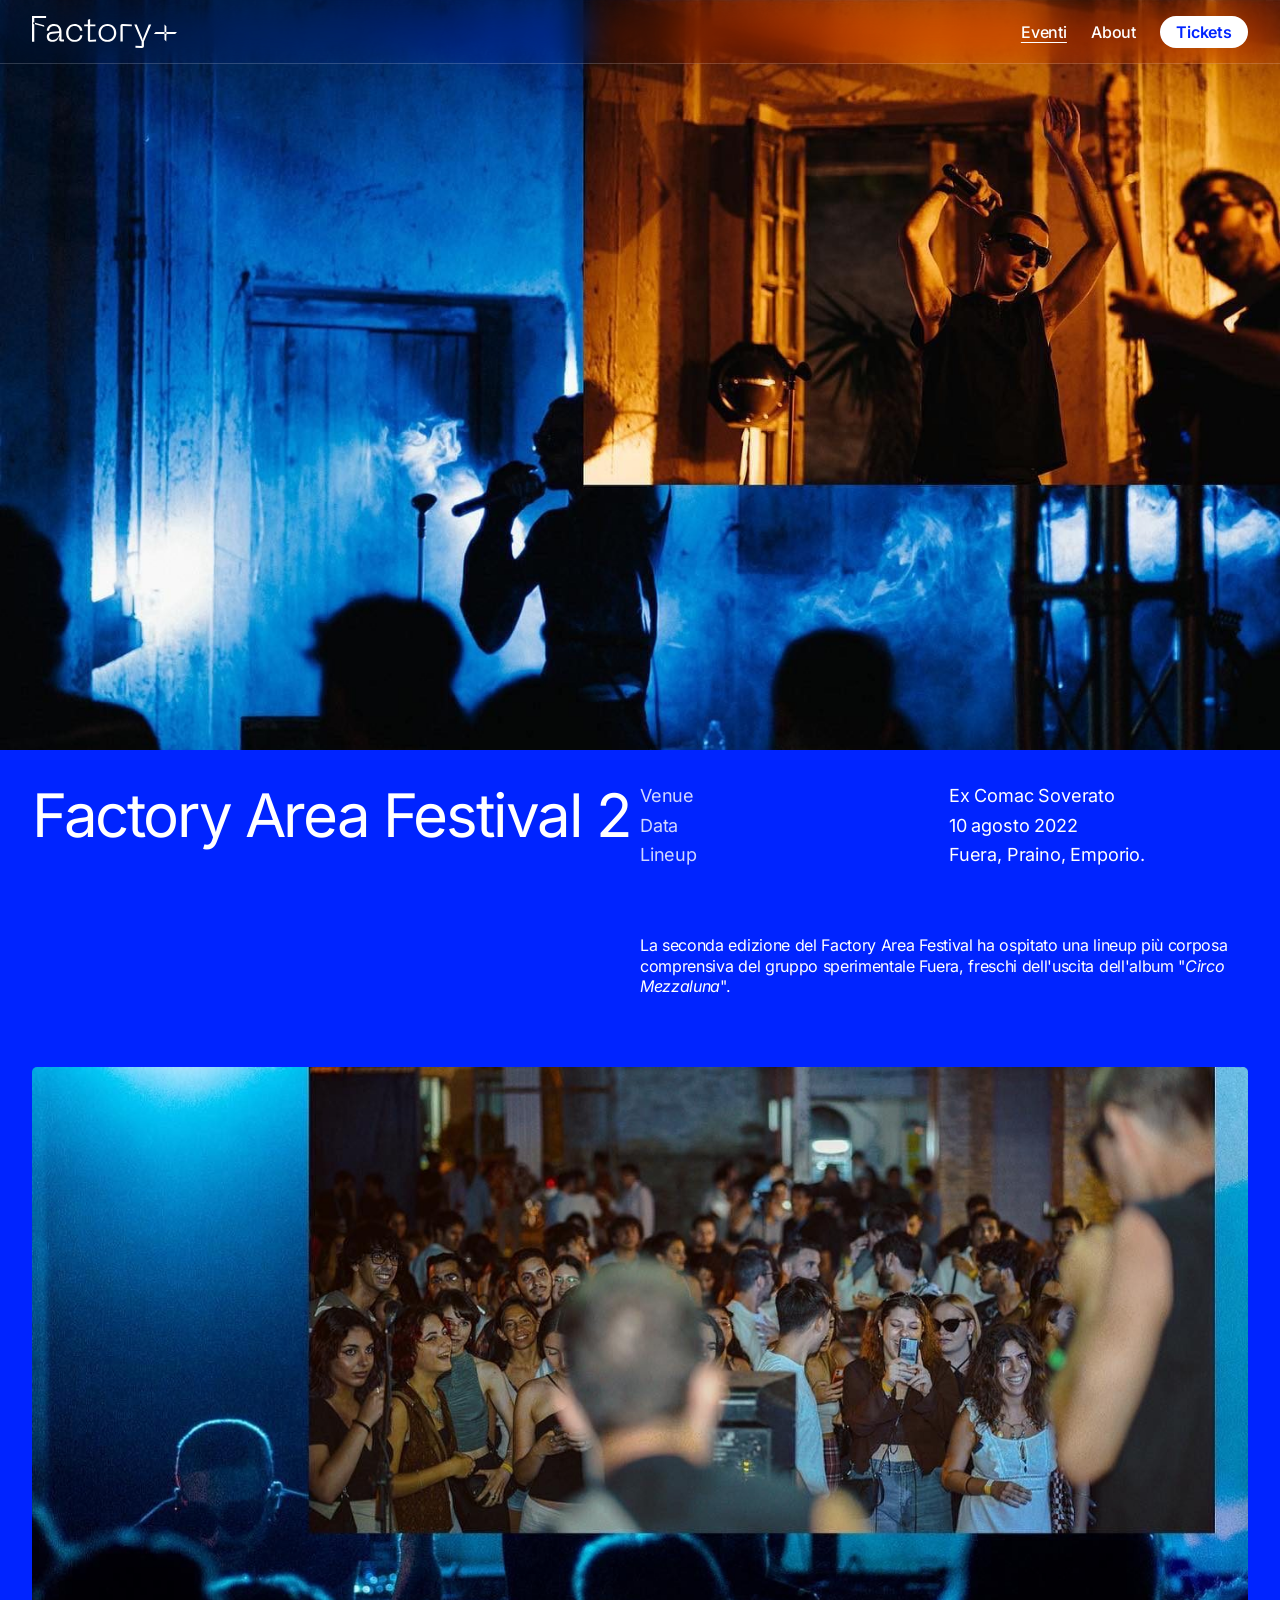
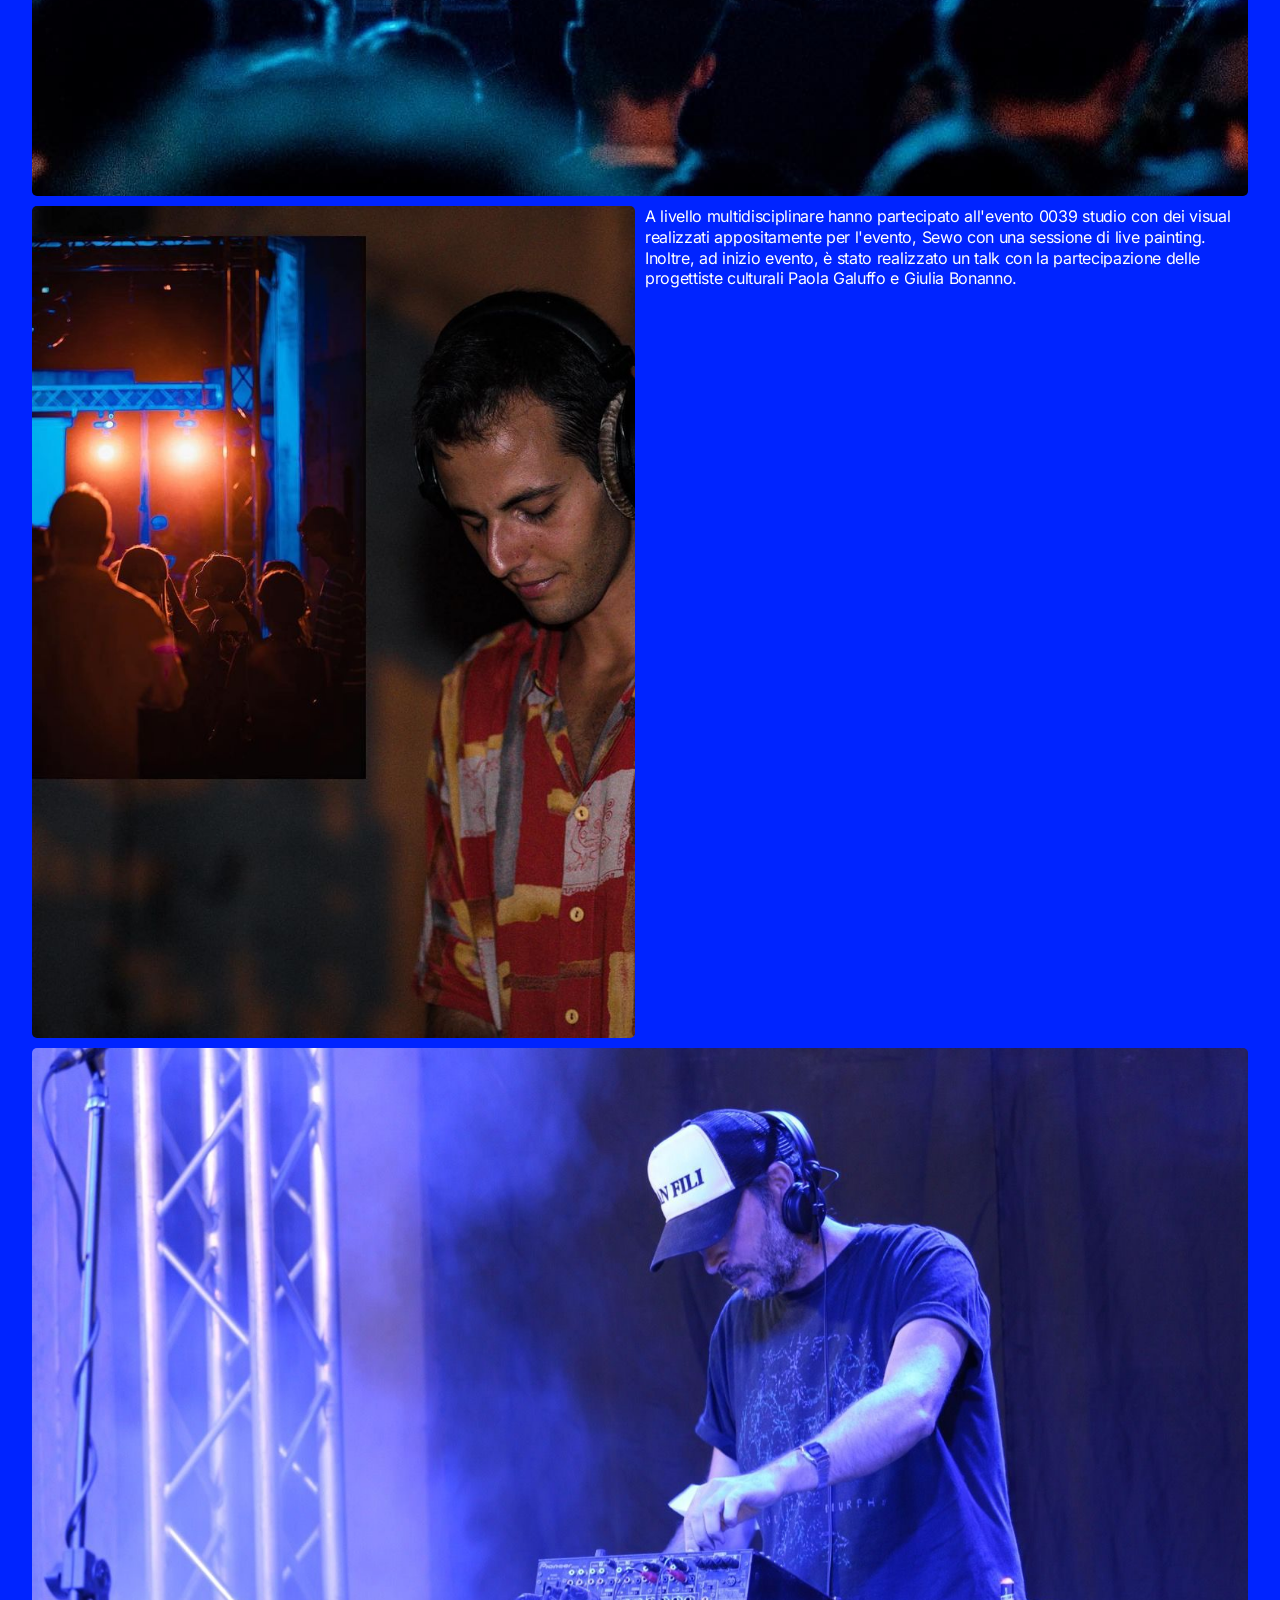
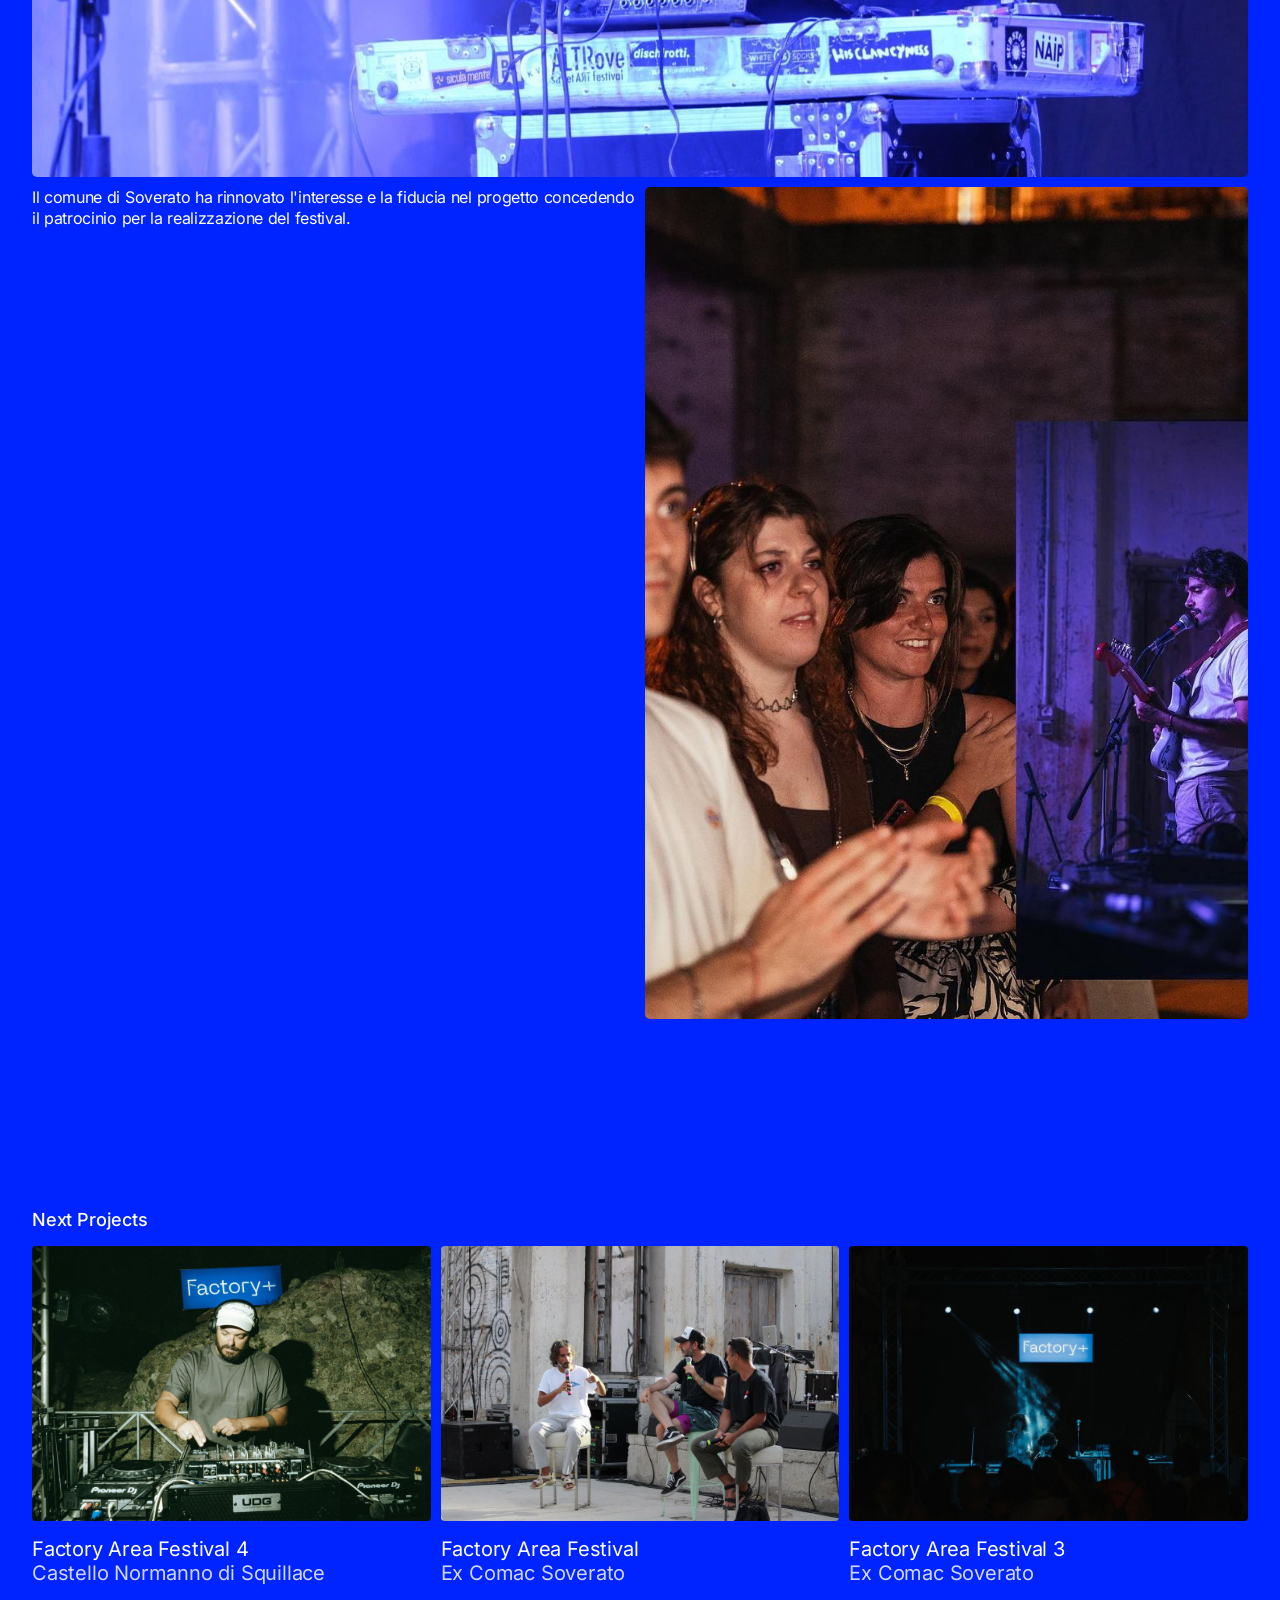
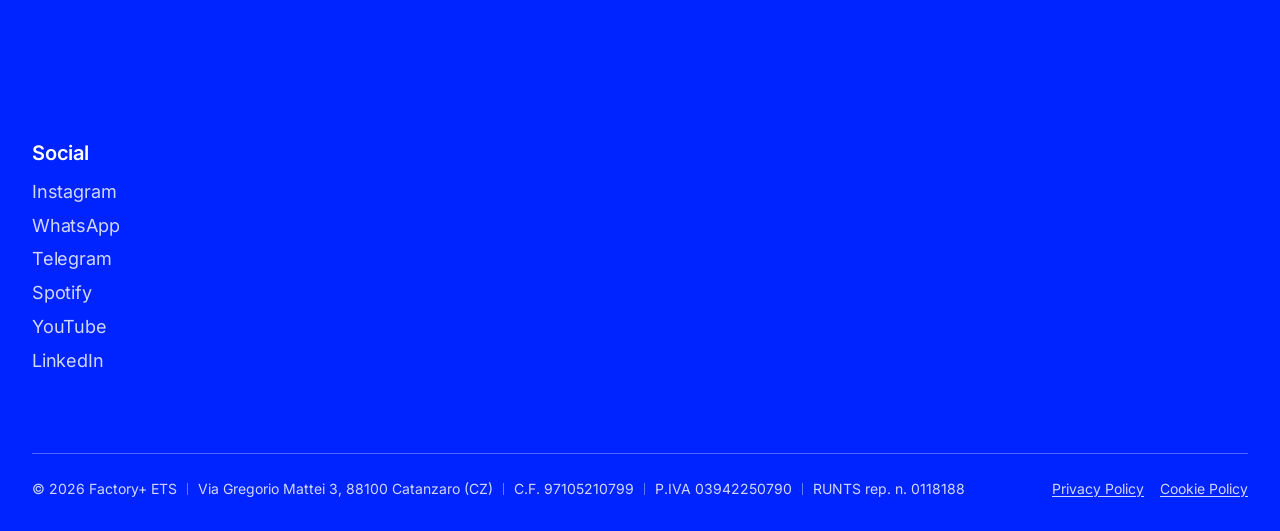
<file: eventi/secondaed/index.html>
<!doctype html>
<html lang="it">
<head>
  <meta charset="utf-8">
  <meta http-equiv="Content-Security-Policy" content="default-src 'self'; script-src 'self' 'sha256-B5acr88x/a4kV9FMZVbp67Z5FdVCgvuFwhmHcBiH8vU='; style-src 'self' 'unsafe-inline'; img-src 'self' data:; media-src 'self'; font-src 'self'; connect-src 'self'; manifest-src 'self'; frame-src 'none'; object-src 'none'; base-uri 'self'; form-action 'none'; upgrade-insecure-requests">
  <meta name="viewport" content="width=device-width, initial-scale=1">
  <title>Factory Area Festival 2 (2022) · Soverato</title>
  <meta name="description" content="Factory Area Festival 2 – 10 agosto 2022, Ex Comac Soverato. Lineup: Fuera, Praino, Emporio.">
  <link rel="canonical" href="https://factoryarea.it/eventi/secondaed/">
  <meta name="robots" content="index, follow, max-image-preview:large">
  <meta name="theme-color" content="#0024FF">

  <!-- Anteprima quando il link viene condiviso (WhatsApp, Facebook, LinkedIn, X…) -->
  <meta property="og:type" content="website">
  <meta property="og:site_name" content="Factory Area Festival">
  <meta property="og:locale" content="it_IT">
  <meta property="og:title" content="Factory Area Festival 2 (2022)">
  <meta property="og:description" content="Factory Area Festival 2 – 10 agosto 2022, Ex Comac Soverato. Lineup: Fuera, Praino, Emporio.">
  <meta property="og:url" content="https://factoryarea.it/eventi/secondaed/">
  <meta property="og:image" content="https://factoryarea.it/assets/img/og-factoryarea.png">
  <meta property="og:image:type" content="image/png">
  <meta property="og:image:width" content="1200">
  <meta property="og:image:height" content="630">
  <meta property="og:image:alt" content="Logo Factory+ di Factory Area Festival">
  <meta name="twitter:card" content="summary_large_image">
  <meta name="twitter:title" content="Factory Area Festival 2 (2022)">
  <meta name="twitter:description" content="Factory Area Festival 2 – 10 agosto 2022, Ex Comac Soverato. Lineup: Fuera, Praino, Emporio.">
  <meta name="twitter:image" content="https://factoryarea.it/assets/img/og-factoryarea.png">
  <meta name="twitter:image:alt" content="Logo Factory+ di Factory Area Festival">

  <!-- Icone -->
  <link rel="icon" href="../../favicon.ico" sizes="16x16 32x32 48x48">
  <link rel="icon" href="../../assets/img/icon-192.png" type="image/png" sizes="192x192">
  <link rel="icon" href="../../assets/img/favicon.svg" type="image/svg+xml">
  <link rel="apple-touch-icon" href="../../assets/img/apple-touch-icon.png">
  <link rel="manifest" href="../../site.webmanifest">

  <link rel="preload" href="../../assets/fonts/inter-latin-wght-normal.woff2" as="font" type="font/woff2" crossorigin>
  <link rel="stylesheet" href="../../assets/css/style.css">
  <script>
    /* Attiva le animazioni (se il browser non chiede di ridurre i movimenti) */
    (function () {
      var d = document.documentElement;
      if (!window.matchMedia("(prefers-reduced-motion: reduce)").matches) {
        d.classList.add("anim");
        setTimeout(function () { if (!window.__faReady) d.classList.remove("anim"); }, 4000);
      }
    })();
  </script>
  <script src="../../assets/js/lenis.min.js" defer></script>
  <script src="../../assets/js/main.js" defer></script>
  <script type="application/ld+json">
  {
    "@context": "https://schema.org",
    "@type": "Festival",
    "name": "Factory Area Festival 2 (2022)",
    "description": "Seconda edizione di Factory Area Festival, festival di musica e arte in Calabria.",
    "url": "https://factoryarea.it/eventi/secondaed/",
    "image": [
      "https://factoryarea.it/assets/img/edizioni/2022/copertina-2048.jpg"
    ],
    "startDate": "2022-08-10",
    "endDate": "2022-08-10",
    "eventStatus": "https://schema.org/EventScheduled",
    "eventAttendanceMode": "https://schema.org/OfflineEventAttendanceMode",
    "location": {
      "@type": "Place",
      "name": "Ex Comac",
      "address": {
        "@type": "PostalAddress",
        "addressLocality": "Soverato",
        "addressRegion": "CZ",
        "addressCountry": "IT"
      }
    },
    "organizer": {
      "@type": "NGO",
      "name": "Factory+ ETS",
      "url": "https://factoryarea.it/"
    },
    "performer": [
      {
        "@type": "PerformingGroup",
        "name": "Fuera"
      },
      {
        "@type": "PerformingGroup",
        "name": "Praino"
      },
      {
        "@type": "PerformingGroup",
        "name": "Emporio"
      }
    ]
  }
  </script>
  <script type="application/ld+json">
  {
    "@context": "https://schema.org",
    "@type": "BreadcrumbList",
    "itemListElement": [
      {
        "@type": "ListItem",
        "position": 1,
        "name": "Home",
        "item": "https://factoryarea.it/"
      },
      {
        "@type": "ListItem",
        "position": 2,
        "name": "Eventi",
        "item": "https://factoryarea.it/eventi/"
      },
      {
        "@type": "ListItem",
        "position": 3,
        "name": "Factory Area Festival 2 (2022)",
        "item": "https://factoryarea.it/eventi/secondaed/"
      }
    ]
  }
  </script>
</head>
<body class="page-edition">
  <!-- Invisibile: Safari su iPhone ne usa il colore per la fascia sopra la barra -->
  <div class="tint" aria-hidden="true" style="background-color:#0024FF"></div>
  <a class="skip-link" href="#contenuto">Vai al contenuto</a>

  <!-- ================= NAVIGAZIONE =================
       Barra con sfondo sfocato. In home resta trasparente sopra il video
       finché non si scorre la pagina (attributo data-overlay). -->
  <header class="nav" data-nav>
    <div class="nav__bar">
      <a class="nav__logo" href="../../" aria-label="Factory Area Festival, vai alla home" data-reveal data-trigger="load" style="--ry:10px;--rb:6px;--rd:.8s;--rdelay:0s">
        <svg class="nav__logo-svg" viewBox="784.94 705.36 1264.77 279.21" fill="currentColor" aria-hidden="true" focusable="false"><polygon points="784.94 705.36 784.94 930.53 804.74 930.53 804.74 776.5 796.55 774.29 796.55 759.06 804.74 761.34 804.74 722.16 907.94 722.16 907.94 705.36 784.94 705.36"/><path d="M810.94,764.08l78.91,22,2.64,14.09-81.55-22v-14.09Z"/><path d="M914.19,886.13c0-12,3.8-21.75,11.4-29.25,7.6-7.5,19.3-11.95,35.1-13.35l61.8-5.7c-1.8-30-16.6-45-44.4-45-12.6,0-23.1,3.25-31.5,9.75-8.4,6.5-12.6,16.95-12.6,31.35h-19.8c0-15.8,5.65-29.4,16.95-40.8,11.3-11.4,26.95-17.1,46.95-17.1s35.95,6.25,47.25,18.75c11.3,12.5,16.95,28.55,16.95,48.15v67.8h21.9v16.8h-25.2c-11,0-16.5-5.5-16.5-16.5v-9l3-15h-6c-3.2,12.6-9.4,23-18.6,31.2-9.2,8.2-21.9,12.3-38.1,12.3-10,0-18.45-1.5-25.35-4.5-6.9-3-11.9-7-15-12-3.1-5-5.25-9.7-6.45-14.1-1.2-4.4-1.8-9-1.8-13.8ZM933.99,884.33c0,9.4,2.7,16.65,8.1,21.75,5.4,5.1,12.9,7.65,22.5,7.65,17.4,0,31.4-5.6,42-16.8,10.6-11.2,15.9-25.3,15.9-42.3l-58.8,5.7c-10.2,1-17.7,3.3-22.5,6.9-4.8,3.6-7.2,9.3-7.2,17.1Z"/><path d="M1102.74,908.18c-13.3-14.9-19.95-33.25-19.95-55.05s6.65-40.1,19.95-54.9c13.3-14.8,31.55-22.2,54.75-22.2,15.8,0,30.45,4.8,43.95,14.4s21.25,24.2,23.25,43.8h-20.1c-4.2-27.6-19.9-41.4-47.1-41.4-18,0-31.65,5.75-40.95,17.25-9.3,11.5-13.95,25.85-13.95,43.05s4.65,31.85,13.95,43.35c9.3,11.5,22.95,17.25,40.95,17.25,27.2,0,42.9-13.8,47.1-41.4h20.1c-2,19.6-9.75,34.2-23.25,43.8s-28.15,14.4-43.95,14.4c-23.2,0-41.45-7.45-54.75-22.35Z"/><path d="M1292.18,914.03l51.9-3.3v16.8l-52.2,3c-6.6.4-11.5-1.05-14.7-4.35-3.2-3.3-4.8-8.35-4.8-15.15v-115.2h-32.1v-16.8h32.1v-40.5l19.8-6v46.5h45.9v16.8h-45.9v118.2Z"/><path d="M1365.68,853.13c0-21.4,7.1-39.6,21.3-54.6,14.2-15,32.9-22.5,56.1-22.5s41.6,7.5,55.8,22.5c14.2,15,21.3,33.2,21.3,54.6s-7.1,39.9-21.3,54.9c-14.2,15-32.8,22.5-55.8,22.5s-41.9-7.5-56.1-22.5c-14.2-15-21.3-33.3-21.3-54.9ZM1385.48,853.13c0,17.2,5.05,31.6,15.15,43.2,10.1,11.6,24.25,17.4,42.45,17.4s32.05-5.85,42.15-17.55c10.1-11.7,15.15-26.05,15.15-43.05s-5.05-31.3-15.15-42.9c-10.1-11.6-24.15-17.4-42.15-17.4s-32.1,5.8-42.3,17.4c-10.2,11.6-15.3,25.9-15.3,42.9Z"/><path d="M1556.79,927.53v-132c0-13.6,6.5-20.1,19.5-19.5l79.5,3v16.8l-79.2-3v134.7h-19.8Z"/><path d="M1803.98,779.03h21.3l-63.9,148.5v40.5c0,11.6-6.5,17.1-19.5,16.5l-54.3-3v-16.8l54,3v-40.2l-64.2-148.5h21.3l49.8,122.4v9h6v-9l49.5-122.4Z"/><polygon points="1945.93 853.42 1938.45 845.95 1863.78 845.95 1848.5 861.53 1937.82 861.53 1945.93 853.42"/><polygon points="1949.25 850.1 1957.12 842.22 1957.12 794.31 1941.08 779.03 1941.08 841.94 1949.25 850.1"/><polygon points="1949.15 856.65 1941.08 864.71 1941.08 912.25 1957.12 927.53 1957.12 864.62 1949.15 856.65"/><polygon points="1959.85 845.95 1952.47 853.33 1960.67 861.53 2034.43 861.53 2049.71 845.95 1959.85 845.95"/></svg>
      </a>
      <nav class="nav__links" aria-label="Menu principale">
        <a class="nav__link" href="../../eventi/" aria-current="page" data-split="word" data-trigger="load" style="--ty:10px;--tb:10px;--tdur:.4s" data-delay="0.1">Eventi</a>
        <a class="nav__link" href="../../about-us/" data-split="word" data-trigger="load" style="--ty:10px;--tb:10px;--tdur:.4s" data-delay="0.1">About</a>
        <a class="btn-primary" href="https://xceed.me/it/organizer/factory-area-festival" target="_blank" rel="noopener noreferrer" data-reveal data-trigger="load" style="--ry:10px;--rb:6px;--rd:.8s;--rdelay:.2s">Tickets</a>
      </nav>
      <div class="nav__mobile">
        <a class="btn-primary" href="https://xceed.me/it/organizer/factory-area-festival" target="_blank" rel="noopener noreferrer">Tickets</a>
        <button class="nav__toggle" type="button" aria-expanded="false" aria-controls="menu-mobile">Menu</button>
      </div>
    </div>
    <nav class="nav__menu" id="menu-mobile" aria-label="Menu" hidden>
      <a href="../../eventi/" aria-current="page" style="--d:.3s">Eventi</a>
      <a href="../../about-us/" style="--d:.36s">About</a>
    </nav>
  </header>

  <main id="contenuto">

    <!-- Foto di copertina (resta ferma mentre il contenuto scorre sopra) -->
    <div class="banner" data-reveal data-trigger="load" style="--ry:50px;--rdelay:.1s">
      <img class="banner__img" src="../../assets/img/edizioni/2022/copertina-2048.jpg" srcset="../../assets/img/edizioni/2022/copertina-1024.jpg 1024w, ../../assets/img/edizioni/2022/copertina-2048.jpg 1440w" sizes="100vw" width="1440" height="1440" alt="Foto di copertina di Factory Area Festival 2 (2022)" fetchpriority="high" decoding="async">
    </div>

    <section class="edition">
      <div class="page edition__wrap">

        <!-- Titolo, dettagli e primo testo -->
        <div class="edition__intro" data-reveal style="--ry:50px;--rdelay:.2s">
          <div class="edition__title">
            <h1 class="t-h2">Factory Area Festival 2</h1>
          </div>
          <div class="edition__info">
            <dl class="details">
              <div class="details__row"><dt>Venue</dt><dd>Ex Comac Soverato</dd></div>
              <div class="details__row"><dt>Data</dt><dd>10 agosto 2022</dd></div>
              <div class="details__row"><dt>Lineup</dt><dd>Fuera, Praino, Emporio.</dd></div>
            </dl>
            <p class="prose">La seconda edizione del Factory Area Festival ha ospitato una lineup più corposa comprensiva del gruppo sperimentale Fuera, freschi dell'uscita dell'album "<em>Circo Mezzaluna</em>".</p>
          </div>
        </div>

        <figure class="photo photo--wide">
          <img src="../../assets/img/edizioni/2022/foto-1-2048.jpg" srcset="../../assets/img/edizioni/2022/foto-1-1024.jpg 1024w, ../../assets/img/edizioni/2022/foto-1-2048.jpg 1440w" sizes="(max-width: 809.98px) calc(100vw - 32px), (max-width: 1663.98px) calc(100vw - 64px), 1600px" width="1440" height="1440" alt="Foto di Factory Area Festival 2 (2022)" loading="lazy" decoding="async">
        </figure>

        <div class="edition__split">
          <figure class="photo photo--tall">
            <img src="../../assets/img/edizioni/2022/foto-2-2048.jpg" srcset="../../assets/img/edizioni/2022/foto-2-1024.jpg 1024w, ../../assets/img/edizioni/2022/foto-2-2048.jpg 1440w" sizes="(max-width: 809.98px) calc(100vw - 32px), (max-width: 1663.98px) calc(50vw - 37px), 795px" width="1440" height="1440" alt="Foto di Factory Area Festival 2 (2022)" loading="lazy" decoding="async">
          </figure>
          <div class="edition__sticky">
            <p class="prose">A livello multidisciplinare hanno partecipato all'evento 0039 studio con dei visual realizzati appositamente per l'evento, Sewo con una sessione di live painting. Inoltre, ad inizio evento, è stato realizzato un talk con la partecipazione delle progettiste culturali Paola Galuffo e Giulia Bonanno.</p>
          </div>
        </div>

        <figure class="photo photo--wide">
          <img src="../../assets/img/edizioni/2022/foto-3-2048.jpg" srcset="../../assets/img/edizioni/2022/foto-3-1024.jpg 1024w, ../../assets/img/edizioni/2022/foto-3-2048.jpg 1600w" sizes="(max-width: 809.98px) calc(100vw - 32px), (max-width: 1663.98px) calc(100vw - 64px), 1600px" width="1600" height="1066" alt="Foto di Factory Area Festival 2 (2022)" loading="lazy" decoding="async">
        </figure>

        <div class="edition__split edition__split--reverse">
          <div class="edition__sticky">
            <p class="prose">Il comune di Soverato ha rinnovato l'interesse e la fiducia nel progetto concedendo il patrocinio per la realizzazione del festival.</p>
          </div>
          <figure class="photo photo--tall">
            <img src="../../assets/img/edizioni/2022/foto-4-2048.jpg" srcset="../../assets/img/edizioni/2022/foto-4-1024.jpg 1024w, ../../assets/img/edizioni/2022/foto-4-2048.jpg 1440w" sizes="(max-width: 809.98px) calc(100vw - 32px), (max-width: 1663.98px) calc(50vw - 37px), 795px" width="1440" height="1440" alt="Foto di Factory Area Festival 2 (2022)" loading="lazy" decoding="async">
          </figure>
        </div>

        <!-- Altre edizioni -->
        <section class="next" aria-labelledby="next-title">
          <h2 class="next__label" id="next-title">Next Projects</h2>
          <div class="next__grid">
          <a class="work" href="../quartaed/" data-reveal style="--ry:60px;--rdelay:.1s" data-cursor="explore" data-cursor-x="20" data-cursor-y="60">
            <div class="work__media">
              <img class="work__img" src="../../assets/img/edizioni/2024/copertina-1024.jpg" srcset="../../assets/img/edizioni/2024/copertina-1024.jpg 1024w, ../../assets/img/edizioni/2024/copertina-2048.jpg 2048w" sizes="(max-width: 809.98px) calc(100vw - 32px), (max-width: 1663.98px) calc(33.3vw - 28px), 527px" width="2048" height="1536" alt="Foto di Factory Area Festival 4 (2024)" loading="lazy" decoding="async">
            </div>
            <div class="work__info">
              <h3 class="t-body">Factory Area Festival 4</h3>
              <p class="t-body c-70">Castello Normanno di Squillace</p>
            </div>
          </a>
          <a class="work" href="../primaed/" data-reveal style="--ry:60px;--rdelay:.1s" data-cursor="explore" data-cursor-x="20" data-cursor-y="60">
            <div class="work__media">
              <img class="work__img" src="../../assets/img/edizioni/2021/copertina-1024.jpg" srcset="../../assets/img/edizioni/2021/copertina-1024.jpg 1024w, ../../assets/img/edizioni/2021/copertina-2048.jpg 1600w" sizes="(max-width: 809.98px) calc(100vw - 32px), (max-width: 1663.98px) calc(33.3vw - 28px), 527px" width="1600" height="1066" alt="Foto di Factory Area Festival (2021)" loading="lazy" decoding="async">
            </div>
            <div class="work__info">
              <h3 class="t-body">Factory Area Festival</h3>
              <p class="t-body c-70">Ex Comac Soverato</p>
            </div>
          </a>
          <a class="work" href="../terzaed/" data-reveal style="--ry:60px;--rdelay:.1s" data-cursor="explore" data-cursor-x="20" data-cursor-y="60">
            <div class="work__media">
              <img class="work__img" src="../../assets/img/edizioni/2023/copertina-1024.jpg" srcset="../../assets/img/edizioni/2023/copertina-1024.jpg 1024w, ../../assets/img/edizioni/2023/copertina-2048.jpg 2048w" sizes="(max-width: 809.98px) calc(100vw - 32px), (max-width: 1663.98px) calc(33.3vw - 28px), 527px" width="2048" height="1152" alt="Foto di Factory Area Festival 3 (2023)" loading="lazy" decoding="async">
            </div>
            <div class="work__info">
              <h3 class="t-body">Factory Area Festival 3</h3>
              <p class="t-body c-70">Ex Comac Soverato</p>
            </div>
          </a>
          </div>
        </section>

      </div>
    </section>
  </main>

  <!-- ================= FOOTER ================= -->
  <footer class="footer">
    <div class="footer__wrap">
      <div class="footer__top">
        <div class="footer__cols">
          <div class="footer__col">
            <p class="footer__title">Social</p>
            <ul class="footer__list">
              <li><a href="https://www.instagram.com/factoryarea" target="_blank" rel="noopener noreferrer">Instagram</a></li>
              <li><a href="https://www.whatsapp.com/channel/0029VbCT6C2CcW4zBC6F692b" target="_blank" rel="noopener noreferrer">WhatsApp</a></li>
              <li><a href="https://t.me/FACTORYAREA" target="_blank" rel="noopener noreferrer">Telegram</a></li>
              <li><a href="https://open.spotify.com/show/7eSPHnYkYD0GSq333V9OXO" target="_blank" rel="noopener noreferrer">Spotify</a></li>
              <li><a href="https://www.youtube.com/@factoryarea" target="_blank" rel="noopener noreferrer">YouTube</a></li>
              <li><a href="https://www.linkedin.com/company/factoryarea/" target="_blank" rel="noopener noreferrer">LinkedIn</a></li>
            </ul>
          </div>
          <!-- Colonne libere: per aggiungere un gruppo di link copia il blocco "footer__col" qui sopra -->
        </div>
        <!-- Spazio per loghi o riconoscimenti (in basso a destra): per ora vuoto -->
        <div class="footer__badges"></div>
      </div>
      <div class="footer__bottom">
        <div class="footer__legal-wrap">
          <p class="footer__legal">
            <span>© <span data-year>2026</span> Factory+ ETS</span>
            <span>Via Gregorio Mattei 3, 88100 Catanzaro (CZ)</span>
            <span>C.F. 97105210799</span>
            <span>P.IVA 03942250790</span>
            <span>RUNTS rep. n. 0118188</span>
          </p>
        </div>
        <p class="footer__links"><a href="../../privacy/">Privacy Policy</a><a href="../../privacy/#cookie">Cookie Policy</a></p>
      </div>
    </div>
  </footer>

</body>
</html>
</file>
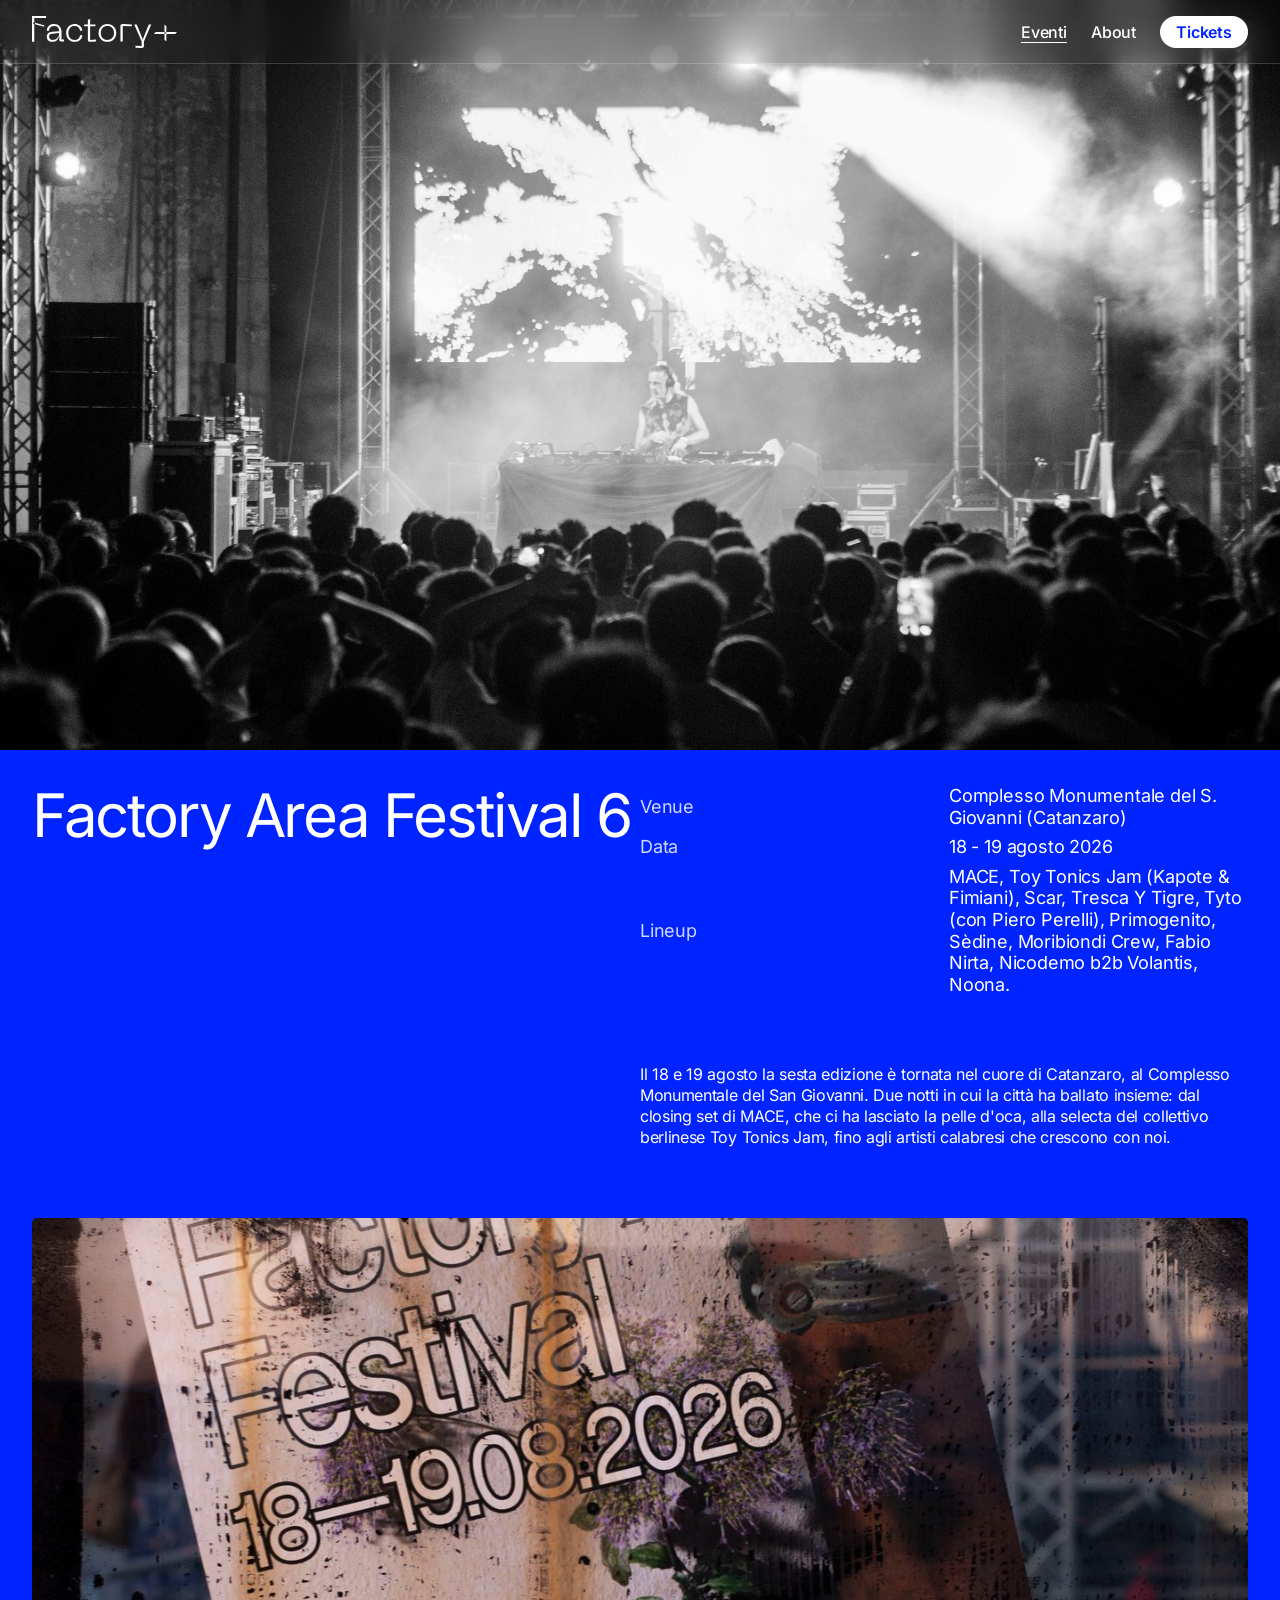
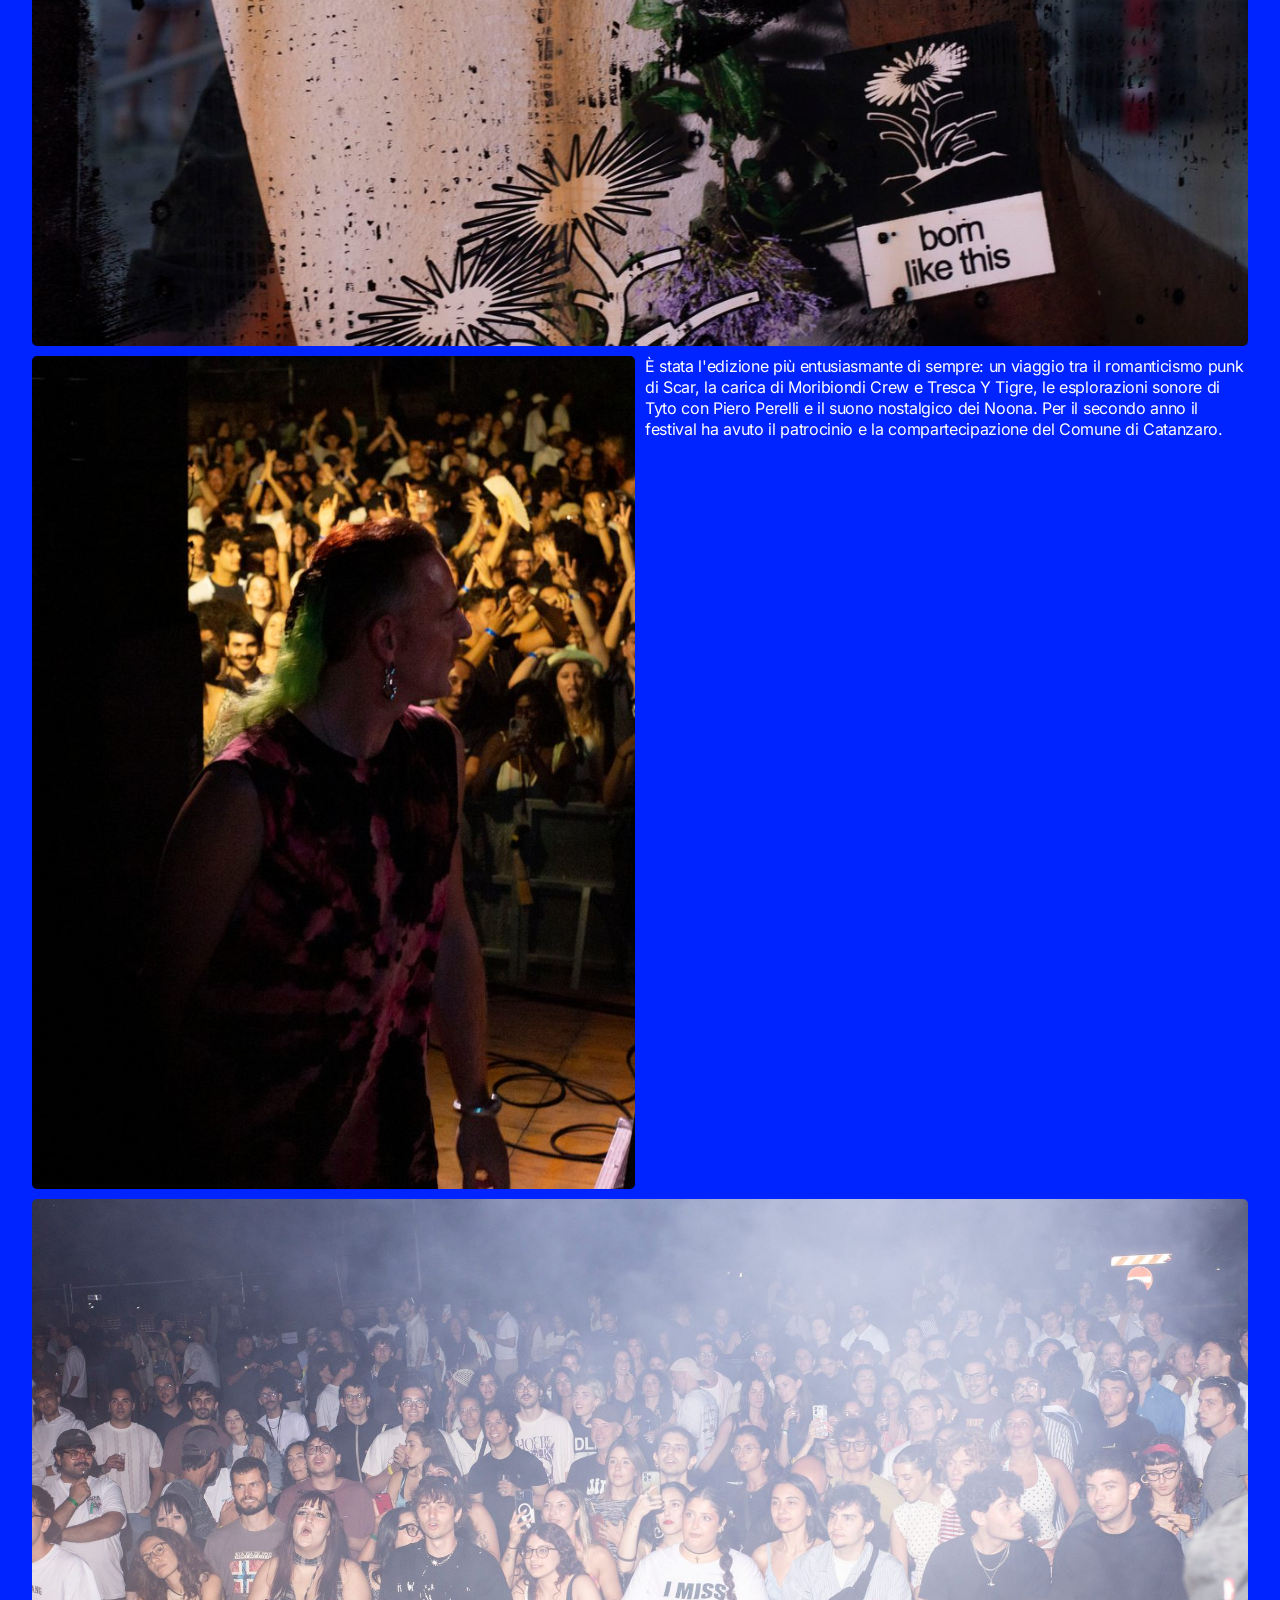
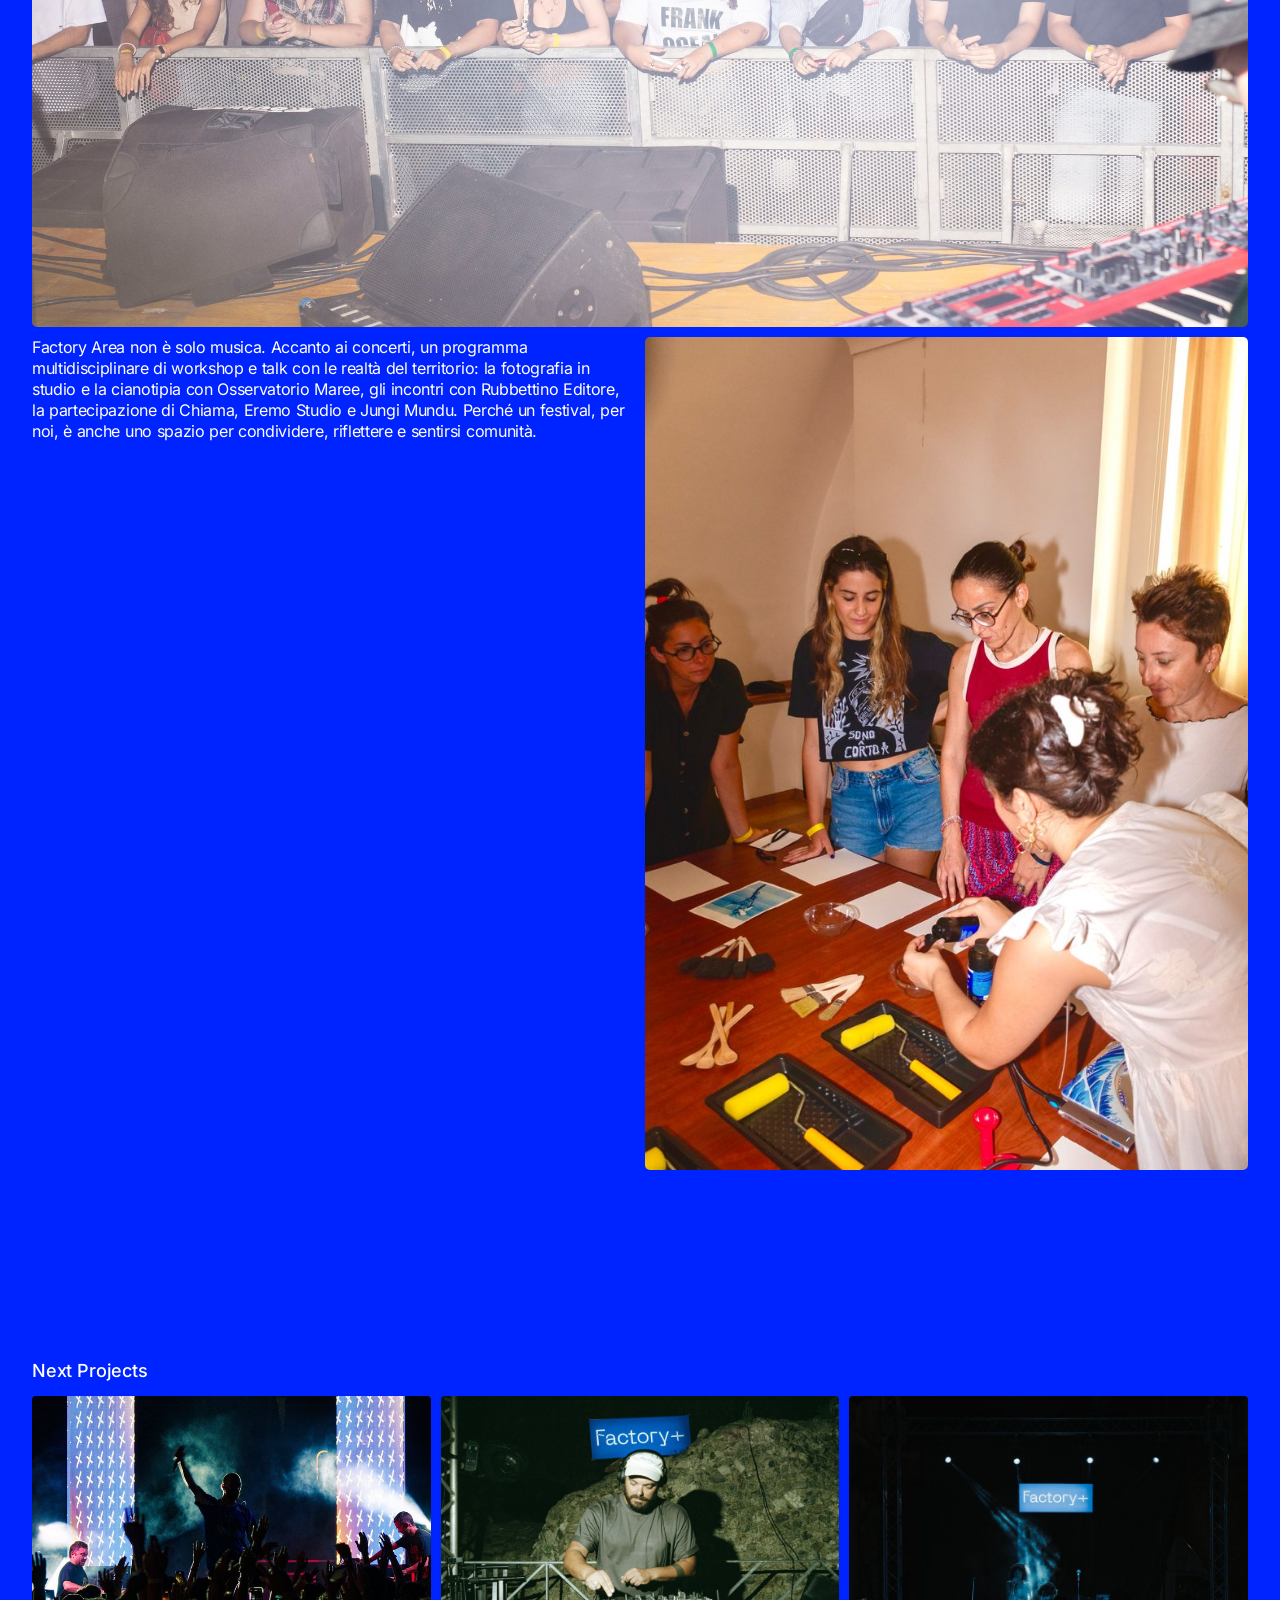
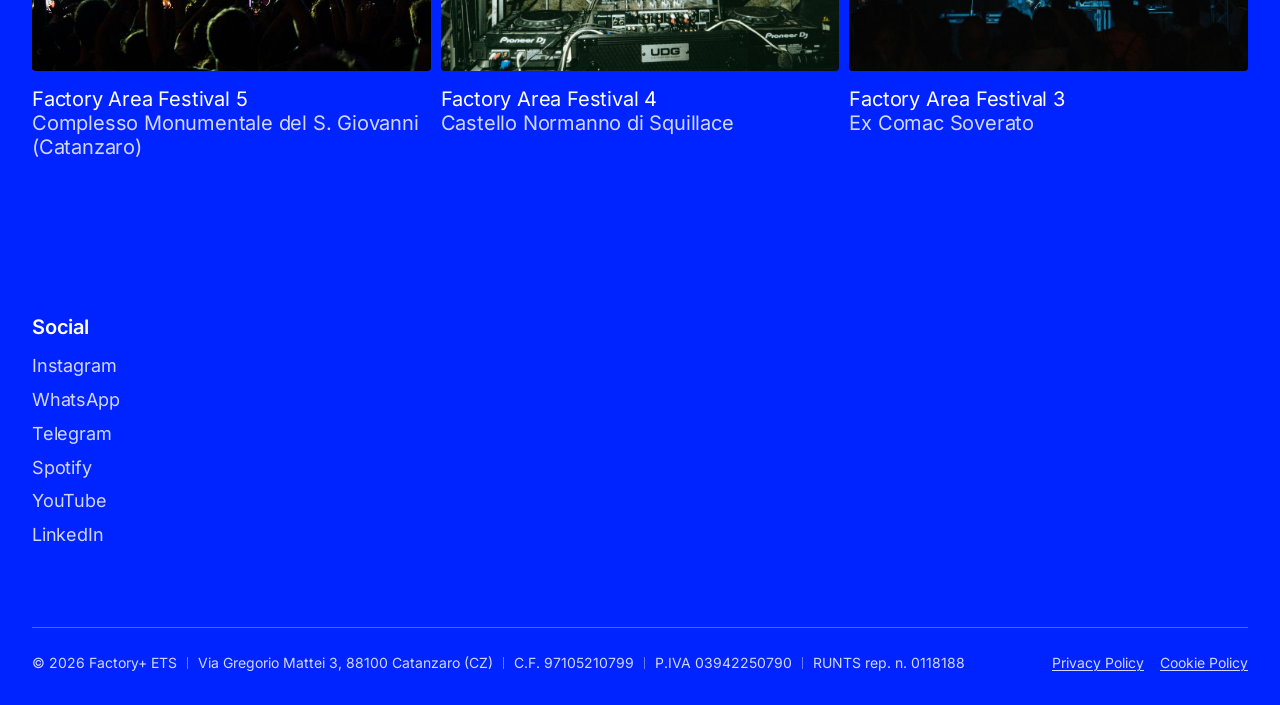
<file: eventi/sestaed/index.html>
<!doctype html>
<html lang="it">
<head>
  <meta charset="utf-8">
  <meta http-equiv="Content-Security-Policy" content="default-src 'self'; script-src 'self' 'sha256-B5acr88x/a4kV9FMZVbp67Z5FdVCgvuFwhmHcBiH8vU='; style-src 'self' 'unsafe-inline'; img-src 'self' data:; media-src 'self'; font-src 'self'; connect-src 'self'; manifest-src 'self'; frame-src 'none'; object-src 'none'; base-uri 'self'; form-action 'none'; upgrade-insecure-requests">
  <meta name="viewport" content="width=device-width, initial-scale=1">
  <title>Factory Area Festival 6 (2026) · Catanzaro</title>
  <meta name="description" content="Factory Area Festival 6 – 18 - 19 agosto 2026, Complesso Monumentale del S. Giovanni (Catanzaro). Lineup: MACE, Toy Tonics Jam (Kapote &amp; Fimiani), Scar, Tresca Y Tigre, Tyto (con Piero Perelli), Primogenito, Sèdine, Moribiondi Crew, Fabio Nirta, Nicodemo b2b Volantis, Noona.">
  <link rel="canonical" href="https://factoryarea.it/eventi/sestaed/">
  <meta name="robots" content="index, follow, max-image-preview:large">
  <meta name="theme-color" content="#0024FF">

  <!-- Anteprima quando il link viene condiviso (WhatsApp, Facebook, LinkedIn, X…) -->
  <meta property="og:type" content="website">
  <meta property="og:site_name" content="Factory Area Festival">
  <meta property="og:locale" content="it_IT">
  <meta property="og:title" content="Factory Area Festival 6 (2026)">
  <meta property="og:description" content="Factory Area Festival 6 – 18 - 19 agosto 2026, Complesso Monumentale del S. Giovanni (Catanzaro). Lineup: MACE, Toy Tonics Jam (Kapote &amp; Fimiani), Scar, Tresca Y Tigre, Tyto (con Piero Perelli), Primogenito, Sèdine, Moribiondi Crew, Fabio Nirta, Nicodemo b2b Volantis, Noona.">
  <meta property="og:url" content="https://factoryarea.it/eventi/sestaed/">
  <meta property="og:image" content="https://factoryarea.it/assets/img/og-factoryarea.png">
  <meta property="og:image:type" content="image/png">
  <meta property="og:image:width" content="1200">
  <meta property="og:image:height" content="630">
  <meta property="og:image:alt" content="Logo Factory+ di Factory Area Festival">
  <meta name="twitter:card" content="summary_large_image">
  <meta name="twitter:title" content="Factory Area Festival 6 (2026)">
  <meta name="twitter:description" content="Factory Area Festival 6 – 18 - 19 agosto 2026, Complesso Monumentale del S. Giovanni (Catanzaro). Lineup: MACE, Toy Tonics Jam (Kapote &amp; Fimiani), Scar, Tresca Y Tigre, Tyto (con Piero Perelli), Primogenito, Sèdine, Moribiondi Crew, Fabio Nirta, Nicodemo b2b Volantis, Noona.">
  <meta name="twitter:image" content="https://factoryarea.it/assets/img/og-factoryarea.png">
  <meta name="twitter:image:alt" content="Logo Factory+ di Factory Area Festival">

  <!-- Icone -->
  <link rel="icon" href="../../favicon.ico" sizes="16x16 32x32 48x48">
  <link rel="icon" href="../../assets/img/icon-192.png" type="image/png" sizes="192x192">
  <link rel="icon" href="../../assets/img/favicon.svg" type="image/svg+xml">
  <link rel="apple-touch-icon" href="../../assets/img/apple-touch-icon.png">
  <link rel="manifest" href="../../site.webmanifest">

  <link rel="preload" href="../../assets/fonts/inter-latin-wght-normal.woff2" as="font" type="font/woff2" crossorigin>
  <link rel="stylesheet" href="../../assets/css/style.css">
  <script>
    /* Attiva le animazioni (se il browser non chiede di ridurre i movimenti) */
    (function () {
      var d = document.documentElement;
      if (!window.matchMedia("(prefers-reduced-motion: reduce)").matches) {
        d.classList.add("anim");
        setTimeout(function () { if (!window.__faReady) d.classList.remove("anim"); }, 4000);
      }
    })();
  </script>
  <script src="../../assets/js/lenis.min.js" defer></script>
  <script src="../../assets/js/main.js" defer></script>
  <script type="application/ld+json">
  {
    "@context": "https://schema.org",
    "@type": "Festival",
    "name": "Factory Area Festival 6 (2026)",
    "description": "Sesta edizione di Factory Area Festival, festival di musica e arte in Calabria.",
    "url": "https://factoryarea.it/eventi/sestaed/",
    "image": [
      "https://factoryarea.it/assets/img/edizioni/2026/copertina-2048.jpg"
    ],
    "startDate": "2026-08-18",
    "endDate": "2026-08-19",
    "eventStatus": "https://schema.org/EventScheduled",
    "eventAttendanceMode": "https://schema.org/OfflineEventAttendanceMode",
    "location": {
      "@type": "Place",
      "name": "Complesso Monumentale del San Giovanni",
      "address": {
        "@type": "PostalAddress",
        "addressLocality": "Catanzaro",
        "addressRegion": "CZ",
        "addressCountry": "IT"
      }
    },
    "organizer": {
      "@type": "NGO",
      "name": "Factory+ ETS",
      "url": "https://factoryarea.it/"
    },
    "performer": [
      {
        "@type": "PerformingGroup",
        "name": "MACE"
      },
      {
        "@type": "PerformingGroup",
        "name": "Toy Tonics Jam (Kapote & Fimiani)"
      },
      {
        "@type": "PerformingGroup",
        "name": "Scar"
      },
      {
        "@type": "PerformingGroup",
        "name": "Tresca Y Tigre"
      },
      {
        "@type": "PerformingGroup",
        "name": "Tyto (con Piero Perelli)"
      },
      {
        "@type": "PerformingGroup",
        "name": "Primogenito"
      },
      {
        "@type": "PerformingGroup",
        "name": "Sèdine"
      },
      {
        "@type": "PerformingGroup",
        "name": "Moribiondi Crew"
      },
      {
        "@type": "PerformingGroup",
        "name": "Fabio Nirta"
      },
      {
        "@type": "PerformingGroup",
        "name": "Nicodemo b2b Volantis"
      },
      {
        "@type": "PerformingGroup",
        "name": "Noona"
      }
    ]
  }
  </script>
  <script type="application/ld+json">
  {
    "@context": "https://schema.org",
    "@type": "BreadcrumbList",
    "itemListElement": [
      {
        "@type": "ListItem",
        "position": 1,
        "name": "Home",
        "item": "https://factoryarea.it/"
      },
      {
        "@type": "ListItem",
        "position": 2,
        "name": "Eventi",
        "item": "https://factoryarea.it/eventi/"
      },
      {
        "@type": "ListItem",
        "position": 3,
        "name": "Factory Area Festival 6 (2026)",
        "item": "https://factoryarea.it/eventi/sestaed/"
      }
    ]
  }
  </script>
</head>
<body class="page-edition">
  <!-- Invisibile: Safari su iPhone ne usa il colore per la fascia sopra la barra -->
  <div class="tint" aria-hidden="true" style="background-color:#0024FF"></div>
  <a class="skip-link" href="#contenuto">Vai al contenuto</a>

  <!-- ================= NAVIGAZIONE =================
       Barra con sfondo sfocato. In home resta trasparente sopra il video
       finché non si scorre la pagina (attributo data-overlay). -->
  <header class="nav" data-nav>
    <div class="nav__bar">
      <a class="nav__logo" href="../../" aria-label="Factory Area Festival, vai alla home" data-reveal data-trigger="load" style="--ry:10px;--rb:6px;--rd:.8s;--rdelay:0s">
        <svg class="nav__logo-svg" viewBox="784.94 705.36 1264.77 279.21" fill="currentColor" aria-hidden="true" focusable="false"><polygon points="784.94 705.36 784.94 930.53 804.74 930.53 804.74 776.5 796.55 774.29 796.55 759.06 804.74 761.34 804.74 722.16 907.94 722.16 907.94 705.36 784.94 705.36"/><path d="M810.94,764.08l78.91,22,2.64,14.09-81.55-22v-14.09Z"/><path d="M914.19,886.13c0-12,3.8-21.75,11.4-29.25,7.6-7.5,19.3-11.95,35.1-13.35l61.8-5.7c-1.8-30-16.6-45-44.4-45-12.6,0-23.1,3.25-31.5,9.75-8.4,6.5-12.6,16.95-12.6,31.35h-19.8c0-15.8,5.65-29.4,16.95-40.8,11.3-11.4,26.95-17.1,46.95-17.1s35.95,6.25,47.25,18.75c11.3,12.5,16.95,28.55,16.95,48.15v67.8h21.9v16.8h-25.2c-11,0-16.5-5.5-16.5-16.5v-9l3-15h-6c-3.2,12.6-9.4,23-18.6,31.2-9.2,8.2-21.9,12.3-38.1,12.3-10,0-18.45-1.5-25.35-4.5-6.9-3-11.9-7-15-12-3.1-5-5.25-9.7-6.45-14.1-1.2-4.4-1.8-9-1.8-13.8ZM933.99,884.33c0,9.4,2.7,16.65,8.1,21.75,5.4,5.1,12.9,7.65,22.5,7.65,17.4,0,31.4-5.6,42-16.8,10.6-11.2,15.9-25.3,15.9-42.3l-58.8,5.7c-10.2,1-17.7,3.3-22.5,6.9-4.8,3.6-7.2,9.3-7.2,17.1Z"/><path d="M1102.74,908.18c-13.3-14.9-19.95-33.25-19.95-55.05s6.65-40.1,19.95-54.9c13.3-14.8,31.55-22.2,54.75-22.2,15.8,0,30.45,4.8,43.95,14.4s21.25,24.2,23.25,43.8h-20.1c-4.2-27.6-19.9-41.4-47.1-41.4-18,0-31.65,5.75-40.95,17.25-9.3,11.5-13.95,25.85-13.95,43.05s4.65,31.85,13.95,43.35c9.3,11.5,22.95,17.25,40.95,17.25,27.2,0,42.9-13.8,47.1-41.4h20.1c-2,19.6-9.75,34.2-23.25,43.8s-28.15,14.4-43.95,14.4c-23.2,0-41.45-7.45-54.75-22.35Z"/><path d="M1292.18,914.03l51.9-3.3v16.8l-52.2,3c-6.6.4-11.5-1.05-14.7-4.35-3.2-3.3-4.8-8.35-4.8-15.15v-115.2h-32.1v-16.8h32.1v-40.5l19.8-6v46.5h45.9v16.8h-45.9v118.2Z"/><path d="M1365.68,853.13c0-21.4,7.1-39.6,21.3-54.6,14.2-15,32.9-22.5,56.1-22.5s41.6,7.5,55.8,22.5c14.2,15,21.3,33.2,21.3,54.6s-7.1,39.9-21.3,54.9c-14.2,15-32.8,22.5-55.8,22.5s-41.9-7.5-56.1-22.5c-14.2-15-21.3-33.3-21.3-54.9ZM1385.48,853.13c0,17.2,5.05,31.6,15.15,43.2,10.1,11.6,24.25,17.4,42.45,17.4s32.05-5.85,42.15-17.55c10.1-11.7,15.15-26.05,15.15-43.05s-5.05-31.3-15.15-42.9c-10.1-11.6-24.15-17.4-42.15-17.4s-32.1,5.8-42.3,17.4c-10.2,11.6-15.3,25.9-15.3,42.9Z"/><path d="M1556.79,927.53v-132c0-13.6,6.5-20.1,19.5-19.5l79.5,3v16.8l-79.2-3v134.7h-19.8Z"/><path d="M1803.98,779.03h21.3l-63.9,148.5v40.5c0,11.6-6.5,17.1-19.5,16.5l-54.3-3v-16.8l54,3v-40.2l-64.2-148.5h21.3l49.8,122.4v9h6v-9l49.5-122.4Z"/><polygon points="1945.93 853.42 1938.45 845.95 1863.78 845.95 1848.5 861.53 1937.82 861.53 1945.93 853.42"/><polygon points="1949.25 850.1 1957.12 842.22 1957.12 794.31 1941.08 779.03 1941.08 841.94 1949.25 850.1"/><polygon points="1949.15 856.65 1941.08 864.71 1941.08 912.25 1957.12 927.53 1957.12 864.62 1949.15 856.65"/><polygon points="1959.85 845.95 1952.47 853.33 1960.67 861.53 2034.43 861.53 2049.71 845.95 1959.85 845.95"/></svg>
      </a>
      <nav class="nav__links" aria-label="Menu principale">
        <a class="nav__link" href="../../eventi/" aria-current="page" data-split="word" data-trigger="load" style="--ty:10px;--tb:10px;--tdur:.4s" data-delay="0.1">Eventi</a>
        <a class="nav__link" href="../../about-us/" data-split="word" data-trigger="load" style="--ty:10px;--tb:10px;--tdur:.4s" data-delay="0.1">About</a>
        <a class="btn-primary" href="https://xceed.me/it/organizer/factory-area-festival" target="_blank" rel="noopener noreferrer" data-reveal data-trigger="load" style="--ry:10px;--rb:6px;--rd:.8s;--rdelay:.2s">Tickets</a>
      </nav>
      <div class="nav__mobile">
        <a class="btn-primary" href="https://xceed.me/it/organizer/factory-area-festival" target="_blank" rel="noopener noreferrer">Tickets</a>
        <button class="nav__toggle" type="button" aria-expanded="false" aria-controls="menu-mobile">Menu</button>
      </div>
    </div>
    <nav class="nav__menu" id="menu-mobile" aria-label="Menu" hidden>
      <a href="../../eventi/" aria-current="page" style="--d:.3s">Eventi</a>
      <a href="../../about-us/" style="--d:.36s">About</a>
    </nav>
  </header>

  <main id="contenuto">

    <!-- Foto di copertina (resta ferma mentre il contenuto scorre sopra) -->
    <div class="banner" data-reveal data-trigger="load" style="--ry:50px;--rdelay:.1s">
      <img class="banner__img" src="../../assets/img/edizioni/2026/copertina-2048.jpg" srcset="../../assets/img/edizioni/2026/copertina-1024.jpg 1024w, ../../assets/img/edizioni/2026/copertina-2048.jpg 2048w" sizes="100vw" width="2048" height="1638" alt="Foto di copertina di Factory Area Festival 6 (2026)" fetchpriority="high" decoding="async">
    </div>

    <section class="edition">
      <div class="page edition__wrap">

        <!-- Titolo, dettagli e primo testo -->
        <div class="edition__intro" data-reveal style="--ry:50px;--rdelay:.2s">
          <div class="edition__title">
            <h1 class="t-h2">Factory Area Festival 6</h1>
          </div>
          <div class="edition__info">
            <dl class="details">
              <div class="details__row"><dt>Venue</dt><dd>Complesso Monumentale del S. Giovanni (Catanzaro)</dd></div>
              <div class="details__row"><dt>Data</dt><dd>18 - 19 agosto 2026</dd></div>
              <div class="details__row"><dt>Lineup</dt><dd>MACE, Toy Tonics Jam (Kapote &amp; Fimiani), Scar, Tresca Y Tigre, Tyto (con Piero Perelli), Primogenito, Sèdine, Moribiondi Crew, Fabio Nirta, Nicodemo b2b Volantis, Noona.</dd></div>
            </dl>
            <p class="prose">Il 18 e 19 agosto la sesta edizione è tornata nel cuore di Catanzaro, al Complesso Monumentale del San Giovanni. Due notti in cui la città ha ballato insieme: dal closing set di MACE, che ci ha lasciato la pelle d'oca, alla selecta del collettivo berlinese Toy Tonics Jam, fino agli artisti calabresi che crescono con noi.</p>
          </div>
        </div>

        <figure class="photo photo--wide">
          <img src="../../assets/img/edizioni/2026/foto-1-2048.jpg" srcset="../../assets/img/edizioni/2026/foto-1-1024.jpg 683w, ../../assets/img/edizioni/2026/foto-1-2048.jpg 1365w" sizes="(max-width: 809.98px) calc(100vw - 32px), (max-width: 1663.98px) calc(100vw - 64px), 1600px" width="1365" height="2048" alt="Foto di Factory Area Festival 6 (2026)" loading="lazy" decoding="async">
        </figure>

        <div class="edition__split">
          <figure class="photo photo--tall">
            <img src="../../assets/img/edizioni/2026/foto-2-2048.jpg" srcset="../../assets/img/edizioni/2026/foto-2-1024.jpg 819w, ../../assets/img/edizioni/2026/foto-2-2048.jpg 1638w" sizes="(max-width: 809.98px) calc(100vw - 32px), (max-width: 1663.98px) calc(50vw - 37px), 795px" width="1638" height="2048" alt="Foto di Factory Area Festival 6 (2026)" loading="lazy" decoding="async">
          </figure>
          <div class="edition__sticky">
            <p class="prose">È stata l'edizione più entusiasmante di sempre: un viaggio tra il romanticismo punk di Scar, la carica di Moribiondi Crew e Tresca Y Tigre, le esplorazioni sonore di Tyto con Piero Perelli e il suono nostalgico dei Noona. Per il secondo anno il festival ha avuto il patrocinio e la compartecipazione del Comune di Catanzaro.</p>
          </div>
        </div>

        <figure class="photo photo--wide">
          <img src="../../assets/img/edizioni/2026/foto-3-2048.jpg" srcset="../../assets/img/edizioni/2026/foto-3-1024.jpg 1024w, ../../assets/img/edizioni/2026/foto-3-2048.jpg 2048w" sizes="(max-width: 809.98px) calc(100vw - 32px), (max-width: 1663.98px) calc(100vw - 64px), 1600px" width="2048" height="1365" alt="Foto di Factory Area Festival 6 (2026)" loading="lazy" decoding="async">
        </figure>

        <div class="edition__split edition__split--reverse">
          <div class="edition__sticky">
            <p class="prose">Factory Area non è solo musica. Accanto ai concerti, un programma multidisciplinare di workshop e talk con le realtà del territorio: la fotografia in studio e la cianotipia con Osservatorio Maree, gli incontri con Rubbettino Editore, la partecipazione di Chiama, Eremo Studio e Jungi Mundu. Perché un festival, per noi, è anche uno spazio per condividere, riflettere e sentirsi comunità.</p>
          </div>
          <figure class="photo photo--tall">
            <img src="../../assets/img/edizioni/2026/foto-4-2048.jpg" srcset="../../assets/img/edizioni/2026/foto-4-1024.jpg 768w, ../../assets/img/edizioni/2026/foto-4-2048.jpg 1536w" sizes="(max-width: 809.98px) calc(100vw - 32px), (max-width: 1663.98px) calc(50vw - 37px), 795px" width="1536" height="2048" alt="Foto di Factory Area Festival 6 (2026)" loading="lazy" decoding="async">
          </figure>
        </div>

        <!-- Altre edizioni -->
        <section class="next" aria-labelledby="next-title">
          <h2 class="next__label" id="next-title">Next Projects</h2>
          <div class="next__grid">
          <a class="work" href="../quintaed/" data-reveal style="--ry:60px;--rdelay:.1s" data-cursor="explore" data-cursor-x="20" data-cursor-y="60">
            <div class="work__media">
              <img class="work__img" src="../../assets/img/edizioni/2025/copertina-1024.jpg" srcset="../../assets/img/edizioni/2025/copertina-1024.jpg 768w, ../../assets/img/edizioni/2025/copertina-2048.jpg 1536w" sizes="(max-width: 809.98px) calc(100vw - 32px), (max-width: 1663.98px) calc(33.3vw - 28px), 527px" width="1536" height="2048" alt="Foto di Factory Area Festival 5 (2025)" loading="lazy" decoding="async">
            </div>
            <div class="work__info">
              <h3 class="t-body">Factory Area Festival 5</h3>
              <p class="t-body c-70">Complesso Monumentale del S. Giovanni (Catanzaro)</p>
            </div>
          </a>
          <a class="work" href="../quartaed/" data-reveal style="--ry:60px;--rdelay:.1s" data-cursor="explore" data-cursor-x="20" data-cursor-y="60">
            <div class="work__media">
              <img class="work__img" src="../../assets/img/edizioni/2024/copertina-1024.jpg" srcset="../../assets/img/edizioni/2024/copertina-1024.jpg 1024w, ../../assets/img/edizioni/2024/copertina-2048.jpg 2048w" sizes="(max-width: 809.98px) calc(100vw - 32px), (max-width: 1663.98px) calc(33.3vw - 28px), 527px" width="2048" height="1536" alt="Foto di Factory Area Festival 4 (2024)" loading="lazy" decoding="async">
            </div>
            <div class="work__info">
              <h3 class="t-body">Factory Area Festival 4</h3>
              <p class="t-body c-70">Castello Normanno di Squillace</p>
            </div>
          </a>
          <a class="work" href="../terzaed/" data-reveal style="--ry:60px;--rdelay:.1s" data-cursor="explore" data-cursor-x="20" data-cursor-y="60">
            <div class="work__media">
              <img class="work__img" src="../../assets/img/edizioni/2023/copertina-1024.jpg" srcset="../../assets/img/edizioni/2023/copertina-1024.jpg 1024w, ../../assets/img/edizioni/2023/copertina-2048.jpg 2048w" sizes="(max-width: 809.98px) calc(100vw - 32px), (max-width: 1663.98px) calc(33.3vw - 28px), 527px" width="2048" height="1152" alt="Foto di Factory Area Festival 3 (2023)" loading="lazy" decoding="async">
            </div>
            <div class="work__info">
              <h3 class="t-body">Factory Area Festival 3</h3>
              <p class="t-body c-70">Ex Comac Soverato</p>
            </div>
          </a>
          </div>
        </section>

      </div>
    </section>
  </main>

  <!-- ================= FOOTER ================= -->
  <footer class="footer">
    <div class="footer__wrap">
      <div class="footer__top">
        <div class="footer__cols">
          <div class="footer__col">
            <p class="footer__title">Social</p>
            <ul class="footer__list">
              <li><a href="https://www.instagram.com/factoryarea" target="_blank" rel="noopener noreferrer">Instagram</a></li>
              <li><a href="https://www.whatsapp.com/channel/0029VbCT6C2CcW4zBC6F692b" target="_blank" rel="noopener noreferrer">WhatsApp</a></li>
              <li><a href="https://t.me/FACTORYAREA" target="_blank" rel="noopener noreferrer">Telegram</a></li>
              <li><a href="https://open.spotify.com/show/7eSPHnYkYD0GSq333V9OXO" target="_blank" rel="noopener noreferrer">Spotify</a></li>
              <li><a href="https://www.youtube.com/@factoryarea" target="_blank" rel="noopener noreferrer">YouTube</a></li>
              <li><a href="https://www.linkedin.com/company/factoryarea/" target="_blank" rel="noopener noreferrer">LinkedIn</a></li>
            </ul>
          </div>
          <!-- Colonne libere: per aggiungere un gruppo di link copia il blocco "footer__col" qui sopra -->
        </div>
        <!-- Spazio per loghi o riconoscimenti (in basso a destra): per ora vuoto -->
        <div class="footer__badges"></div>
      </div>
      <div class="footer__bottom">
        <div class="footer__legal-wrap">
          <p class="footer__legal">
            <span>© <span data-year>2026</span> Factory+ ETS</span>
            <span>Via Gregorio Mattei 3, 88100 Catanzaro (CZ)</span>
            <span>C.F. 97105210799</span>
            <span>P.IVA 03942250790</span>
            <span>RUNTS rep. n. 0118188</span>
          </p>
        </div>
        <p class="footer__links"><a href="../../privacy/">Privacy Policy</a><a href="../../privacy/#cookie">Cookie Policy</a></p>
      </div>
    </div>
  </footer>

</body>
</html>
</file>
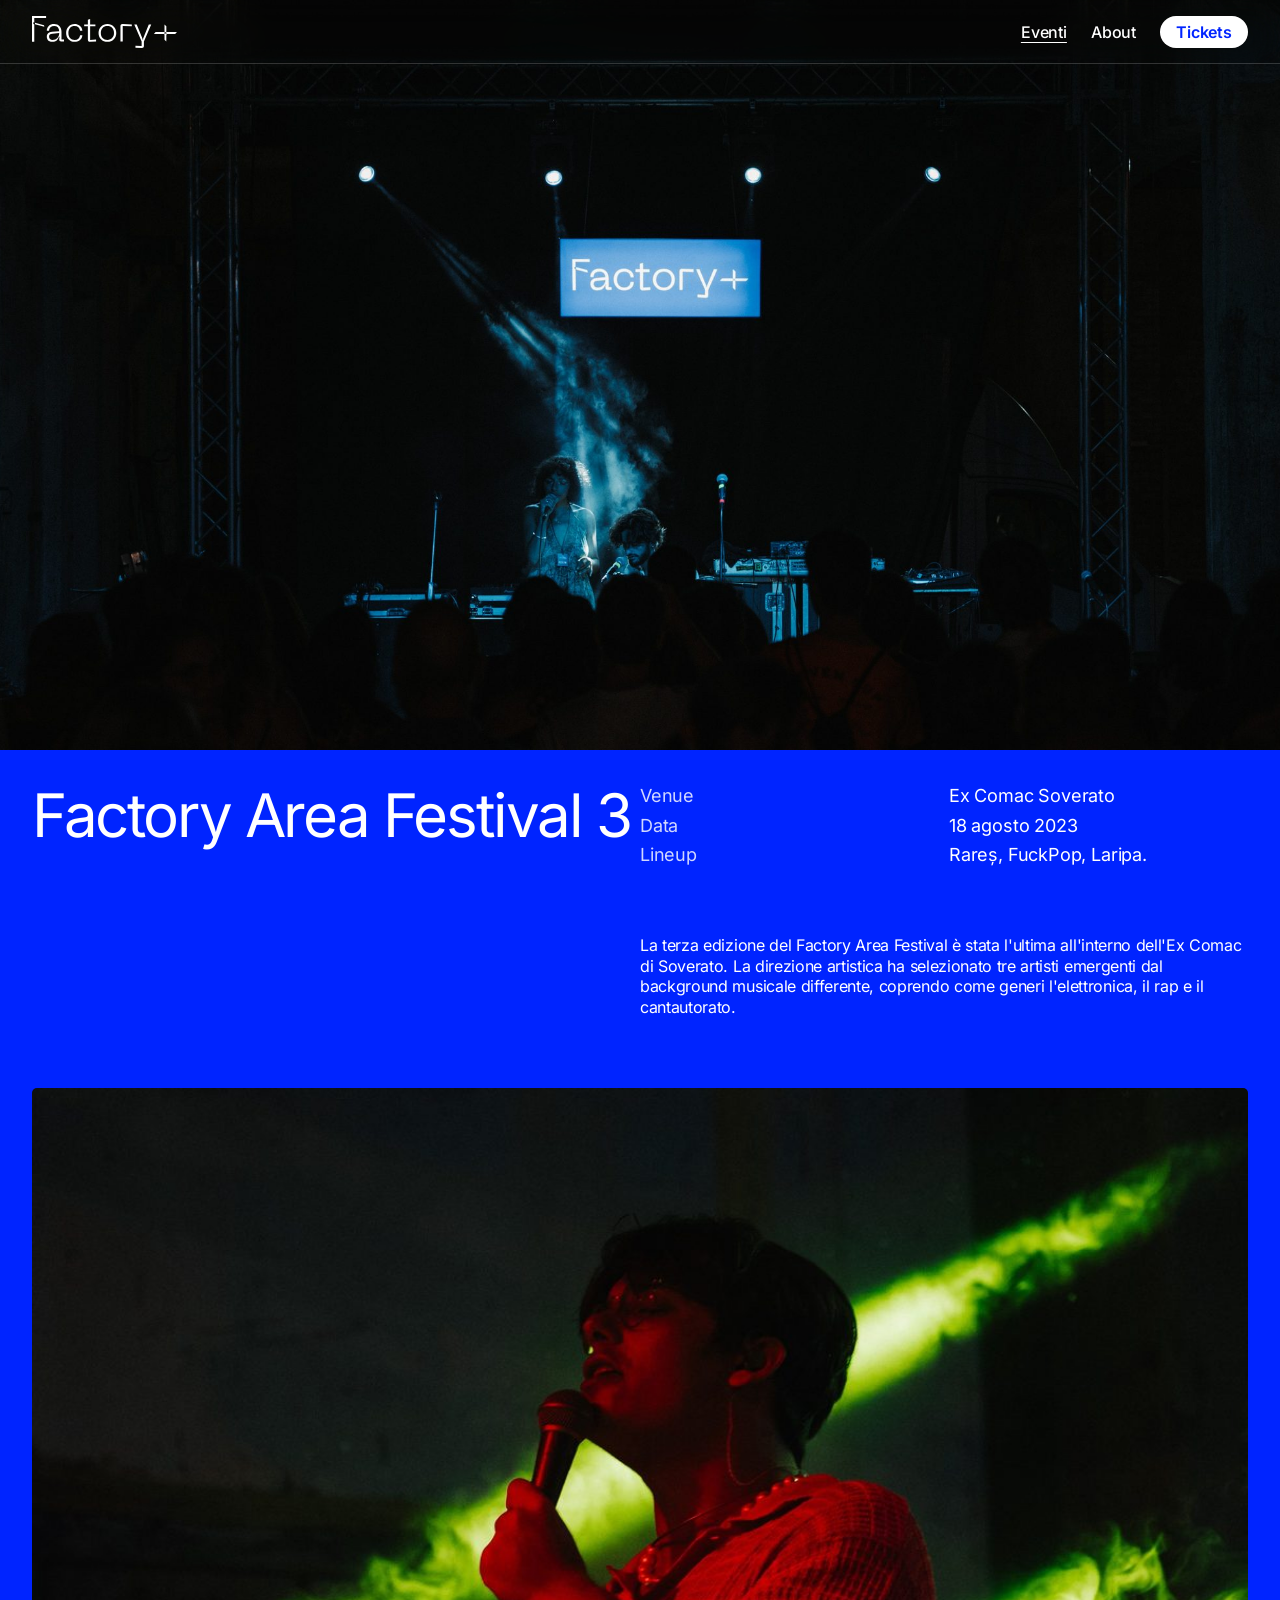
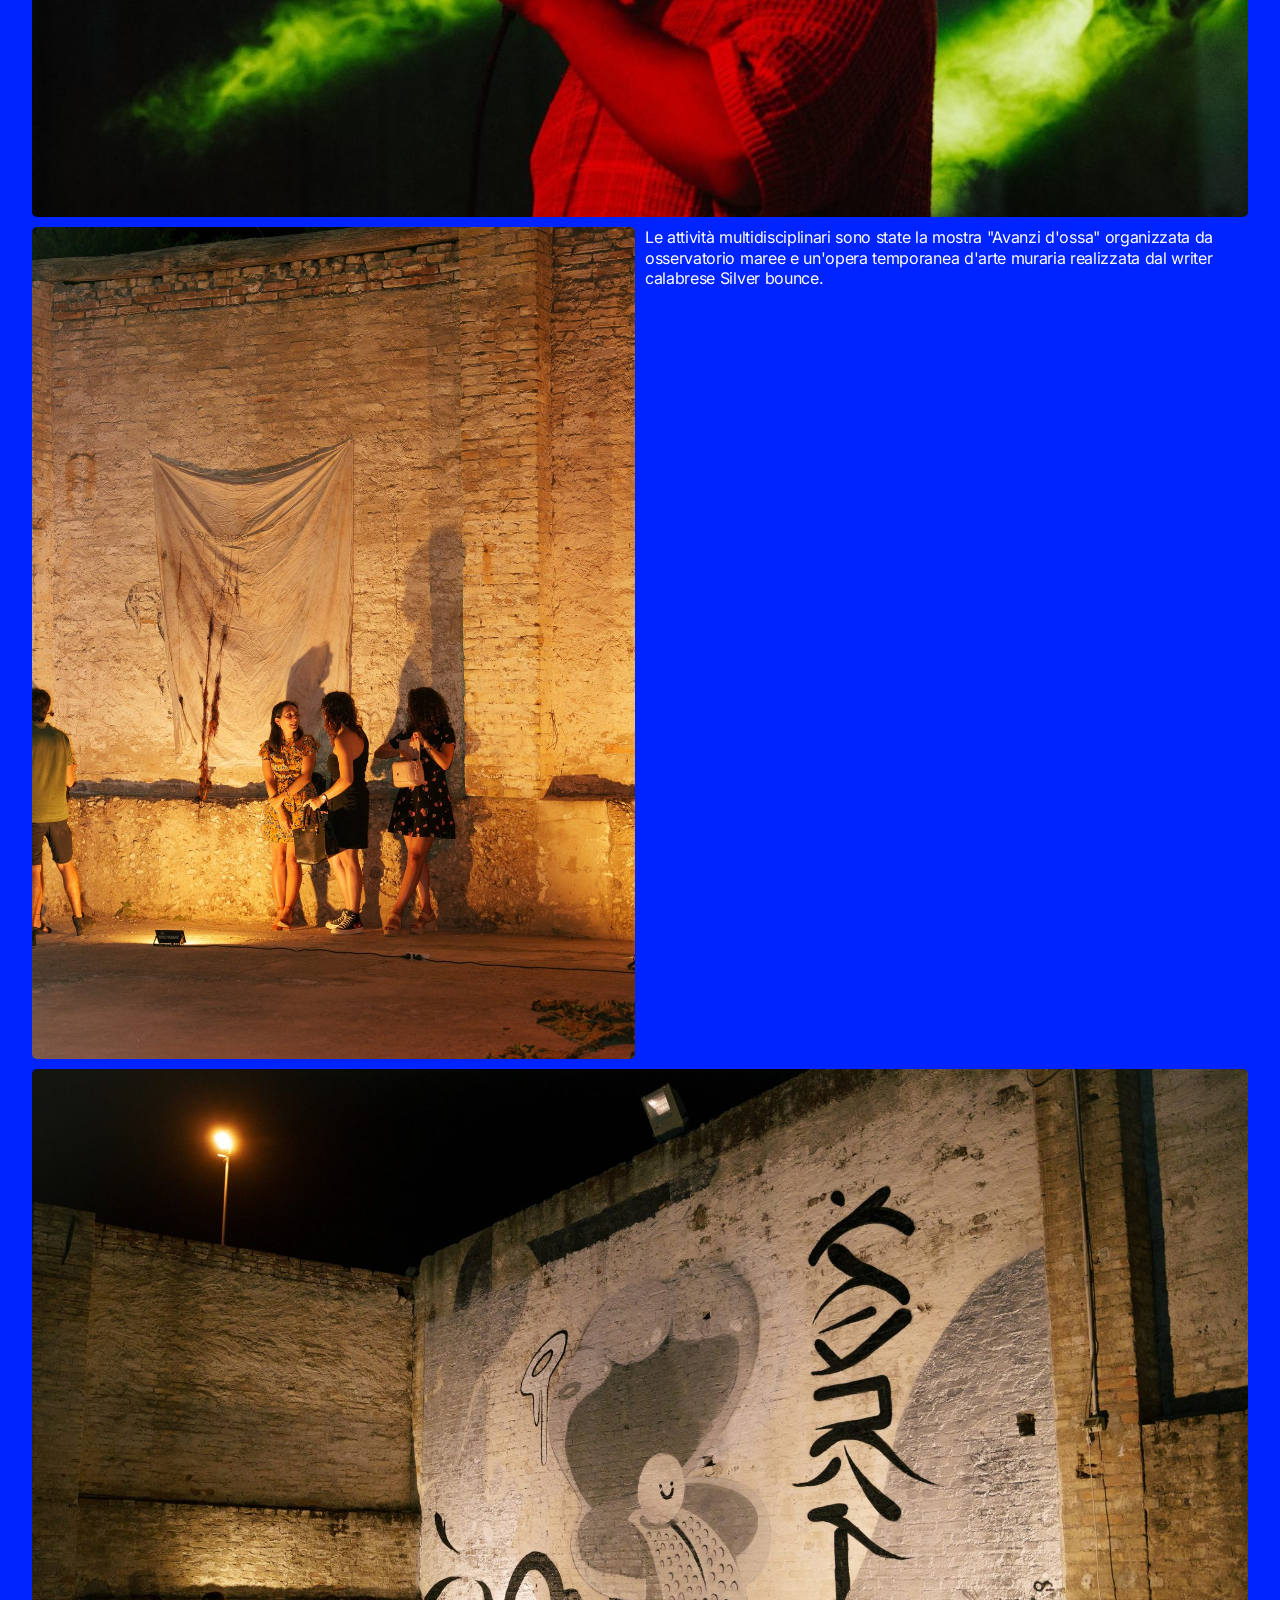
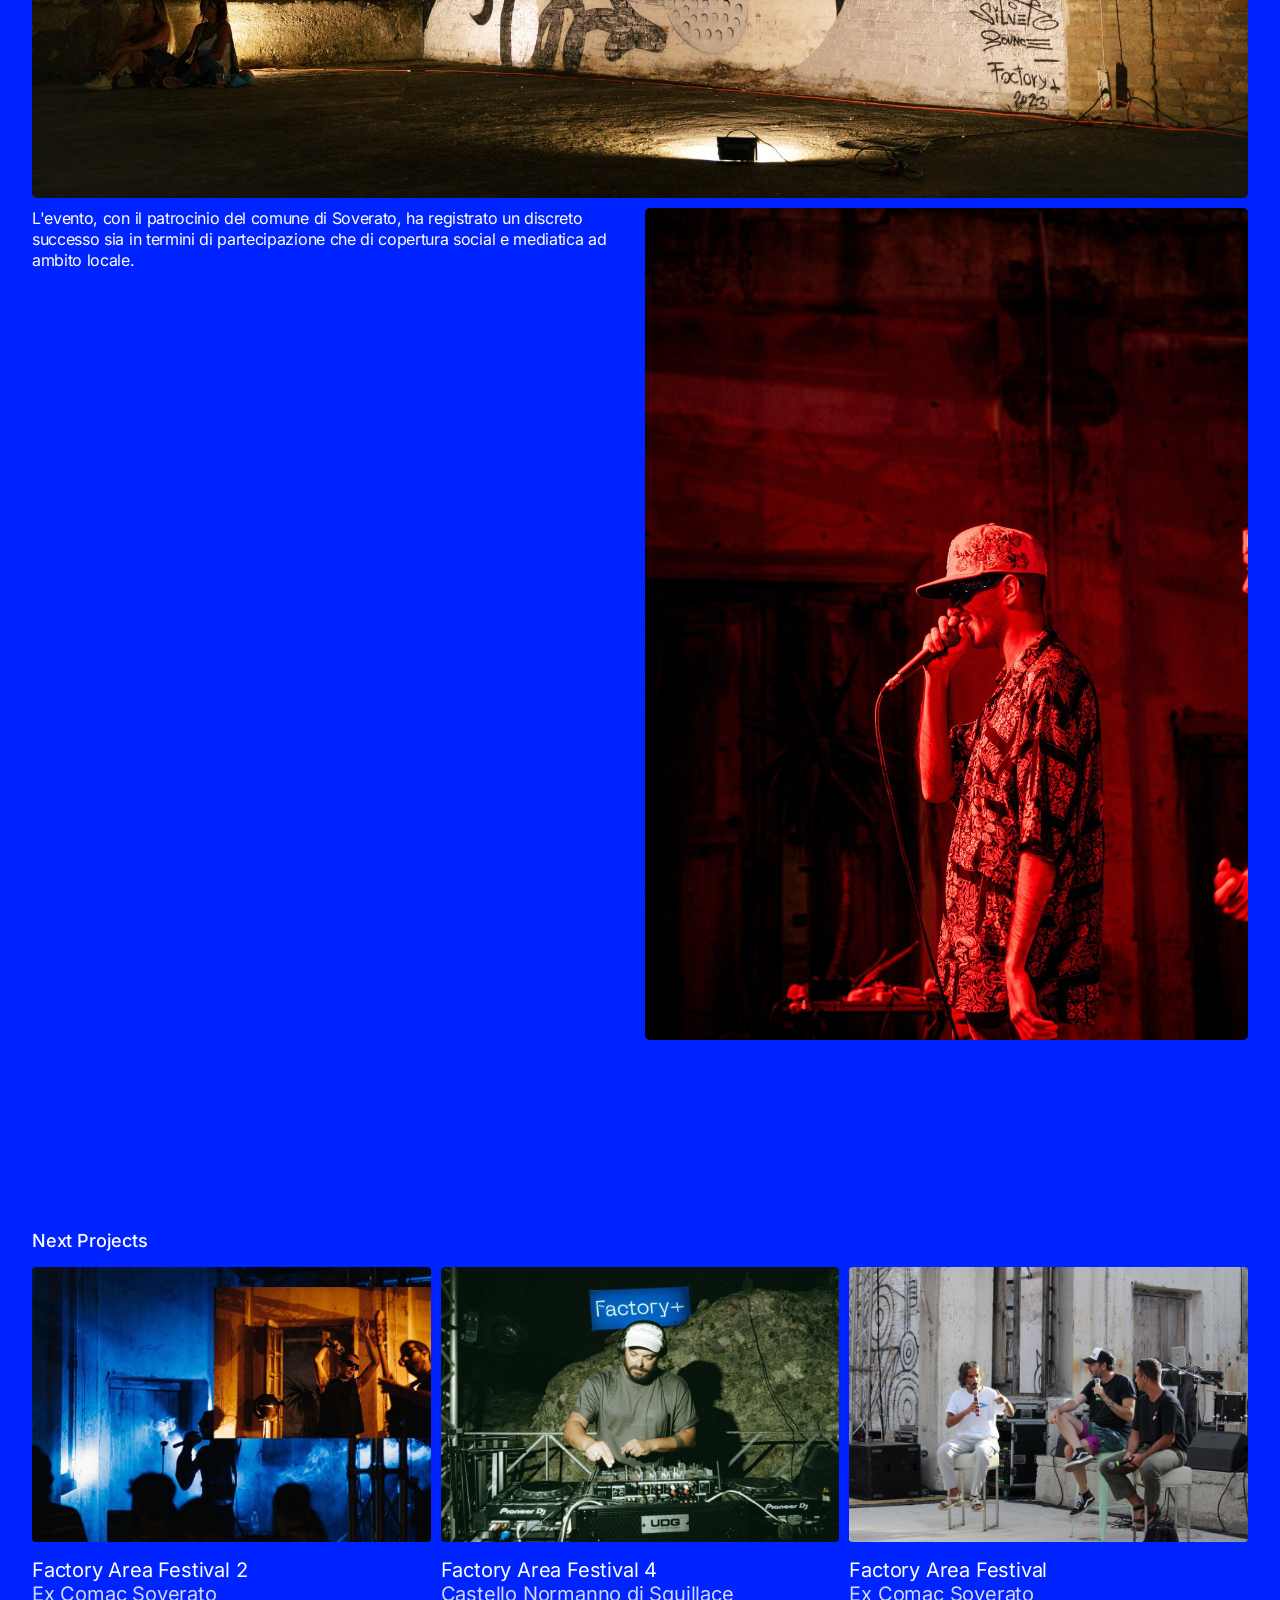
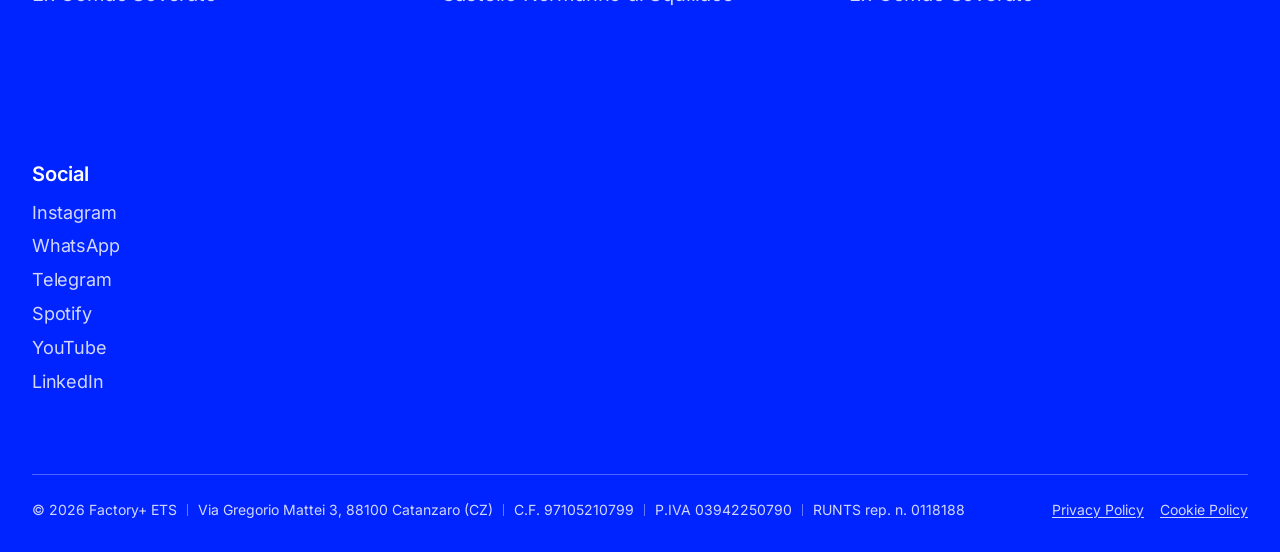
<file: eventi/terzaed/index.html>
<!doctype html>
<html lang="it">
<head>
  <meta charset="utf-8">
  <meta http-equiv="Content-Security-Policy" content="default-src 'self'; script-src 'self' 'sha256-B5acr88x/a4kV9FMZVbp67Z5FdVCgvuFwhmHcBiH8vU='; style-src 'self' 'unsafe-inline'; img-src 'self' data:; media-src 'self'; font-src 'self'; connect-src 'self'; manifest-src 'self'; frame-src 'none'; object-src 'none'; base-uri 'self'; form-action 'none'; upgrade-insecure-requests">
  <meta name="viewport" content="width=device-width, initial-scale=1">
  <title>Factory Area Festival 3 (2023) · Soverato</title>
  <meta name="description" content="Factory Area Festival 3 – 18 agosto 2023, Ex Comac Soverato. Lineup: Rareș, FuckPop, Laripa.">
  <link rel="canonical" href="https://factoryarea.it/eventi/terzaed/">
  <meta name="robots" content="index, follow, max-image-preview:large">
  <meta name="theme-color" content="#0024FF">

  <!-- Anteprima quando il link viene condiviso (WhatsApp, Facebook, LinkedIn, X…) -->
  <meta property="og:type" content="website">
  <meta property="og:site_name" content="Factory Area Festival">
  <meta property="og:locale" content="it_IT">
  <meta property="og:title" content="Factory Area Festival 3 (2023)">
  <meta property="og:description" content="Factory Area Festival 3 – 18 agosto 2023, Ex Comac Soverato. Lineup: Rareș, FuckPop, Laripa.">
  <meta property="og:url" content="https://factoryarea.it/eventi/terzaed/">
  <meta property="og:image" content="https://factoryarea.it/assets/img/og-factoryarea.png">
  <meta property="og:image:type" content="image/png">
  <meta property="og:image:width" content="1200">
  <meta property="og:image:height" content="630">
  <meta property="og:image:alt" content="Logo Factory+ di Factory Area Festival">
  <meta name="twitter:card" content="summary_large_image">
  <meta name="twitter:title" content="Factory Area Festival 3 (2023)">
  <meta name="twitter:description" content="Factory Area Festival 3 – 18 agosto 2023, Ex Comac Soverato. Lineup: Rareș, FuckPop, Laripa.">
  <meta name="twitter:image" content="https://factoryarea.it/assets/img/og-factoryarea.png">
  <meta name="twitter:image:alt" content="Logo Factory+ di Factory Area Festival">

  <!-- Icone -->
  <link rel="icon" href="../../favicon.ico" sizes="16x16 32x32 48x48">
  <link rel="icon" href="../../assets/img/icon-192.png" type="image/png" sizes="192x192">
  <link rel="icon" href="../../assets/img/favicon.svg" type="image/svg+xml">
  <link rel="apple-touch-icon" href="../../assets/img/apple-touch-icon.png">
  <link rel="manifest" href="../../site.webmanifest">

  <link rel="preload" href="../../assets/fonts/inter-latin-wght-normal.woff2" as="font" type="font/woff2" crossorigin>
  <link rel="stylesheet" href="../../assets/css/style.css">
  <script>
    /* Attiva le animazioni (se il browser non chiede di ridurre i movimenti) */
    (function () {
      var d = document.documentElement;
      if (!window.matchMedia("(prefers-reduced-motion: reduce)").matches) {
        d.classList.add("anim");
        setTimeout(function () { if (!window.__faReady) d.classList.remove("anim"); }, 4000);
      }
    })();
  </script>
  <script src="../../assets/js/lenis.min.js" defer></script>
  <script src="../../assets/js/main.js" defer></script>
  <script type="application/ld+json">
  {
    "@context": "https://schema.org",
    "@type": "Festival",
    "name": "Factory Area Festival 3 (2023)",
    "description": "Terza edizione di Factory Area Festival, festival di musica e arte in Calabria.",
    "url": "https://factoryarea.it/eventi/terzaed/",
    "image": [
      "https://factoryarea.it/assets/img/edizioni/2023/copertina-2048.jpg"
    ],
    "startDate": "2023-08-18",
    "endDate": "2023-08-18",
    "eventStatus": "https://schema.org/EventScheduled",
    "eventAttendanceMode": "https://schema.org/OfflineEventAttendanceMode",
    "location": {
      "@type": "Place",
      "name": "Ex Comac",
      "address": {
        "@type": "PostalAddress",
        "addressLocality": "Soverato",
        "addressRegion": "CZ",
        "addressCountry": "IT"
      }
    },
    "organizer": {
      "@type": "NGO",
      "name": "Factory+ ETS",
      "url": "https://factoryarea.it/"
    },
    "performer": [
      {
        "@type": "PerformingGroup",
        "name": "Rareș"
      },
      {
        "@type": "PerformingGroup",
        "name": "FuckPop"
      },
      {
        "@type": "PerformingGroup",
        "name": "Laripa"
      }
    ]
  }
  </script>
  <script type="application/ld+json">
  {
    "@context": "https://schema.org",
    "@type": "BreadcrumbList",
    "itemListElement": [
      {
        "@type": "ListItem",
        "position": 1,
        "name": "Home",
        "item": "https://factoryarea.it/"
      },
      {
        "@type": "ListItem",
        "position": 2,
        "name": "Eventi",
        "item": "https://factoryarea.it/eventi/"
      },
      {
        "@type": "ListItem",
        "position": 3,
        "name": "Factory Area Festival 3 (2023)",
        "item": "https://factoryarea.it/eventi/terzaed/"
      }
    ]
  }
  </script>
</head>
<body class="page-edition">
  <!-- Invisibile: Safari su iPhone ne usa il colore per la fascia sopra la barra -->
  <div class="tint" aria-hidden="true" style="background-color:#0024FF"></div>
  <a class="skip-link" href="#contenuto">Vai al contenuto</a>

  <!-- ================= NAVIGAZIONE =================
       Barra con sfondo sfocato. In home resta trasparente sopra il video
       finché non si scorre la pagina (attributo data-overlay). -->
  <header class="nav" data-nav>
    <div class="nav__bar">
      <a class="nav__logo" href="../../" aria-label="Factory Area Festival, vai alla home" data-reveal data-trigger="load" style="--ry:10px;--rb:6px;--rd:.8s;--rdelay:0s">
        <svg class="nav__logo-svg" viewBox="784.94 705.36 1264.77 279.21" fill="currentColor" aria-hidden="true" focusable="false"><polygon points="784.94 705.36 784.94 930.53 804.74 930.53 804.74 776.5 796.55 774.29 796.55 759.06 804.74 761.34 804.74 722.16 907.94 722.16 907.94 705.36 784.94 705.36"/><path d="M810.94,764.08l78.91,22,2.64,14.09-81.55-22v-14.09Z"/><path d="M914.19,886.13c0-12,3.8-21.75,11.4-29.25,7.6-7.5,19.3-11.95,35.1-13.35l61.8-5.7c-1.8-30-16.6-45-44.4-45-12.6,0-23.1,3.25-31.5,9.75-8.4,6.5-12.6,16.95-12.6,31.35h-19.8c0-15.8,5.65-29.4,16.95-40.8,11.3-11.4,26.95-17.1,46.95-17.1s35.95,6.25,47.25,18.75c11.3,12.5,16.95,28.55,16.95,48.15v67.8h21.9v16.8h-25.2c-11,0-16.5-5.5-16.5-16.5v-9l3-15h-6c-3.2,12.6-9.4,23-18.6,31.2-9.2,8.2-21.9,12.3-38.1,12.3-10,0-18.45-1.5-25.35-4.5-6.9-3-11.9-7-15-12-3.1-5-5.25-9.7-6.45-14.1-1.2-4.4-1.8-9-1.8-13.8ZM933.99,884.33c0,9.4,2.7,16.65,8.1,21.75,5.4,5.1,12.9,7.65,22.5,7.65,17.4,0,31.4-5.6,42-16.8,10.6-11.2,15.9-25.3,15.9-42.3l-58.8,5.7c-10.2,1-17.7,3.3-22.5,6.9-4.8,3.6-7.2,9.3-7.2,17.1Z"/><path d="M1102.74,908.18c-13.3-14.9-19.95-33.25-19.95-55.05s6.65-40.1,19.95-54.9c13.3-14.8,31.55-22.2,54.75-22.2,15.8,0,30.45,4.8,43.95,14.4s21.25,24.2,23.25,43.8h-20.1c-4.2-27.6-19.9-41.4-47.1-41.4-18,0-31.65,5.75-40.95,17.25-9.3,11.5-13.95,25.85-13.95,43.05s4.65,31.85,13.95,43.35c9.3,11.5,22.95,17.25,40.95,17.25,27.2,0,42.9-13.8,47.1-41.4h20.1c-2,19.6-9.75,34.2-23.25,43.8s-28.15,14.4-43.95,14.4c-23.2,0-41.45-7.45-54.75-22.35Z"/><path d="M1292.18,914.03l51.9-3.3v16.8l-52.2,3c-6.6.4-11.5-1.05-14.7-4.35-3.2-3.3-4.8-8.35-4.8-15.15v-115.2h-32.1v-16.8h32.1v-40.5l19.8-6v46.5h45.9v16.8h-45.9v118.2Z"/><path d="M1365.68,853.13c0-21.4,7.1-39.6,21.3-54.6,14.2-15,32.9-22.5,56.1-22.5s41.6,7.5,55.8,22.5c14.2,15,21.3,33.2,21.3,54.6s-7.1,39.9-21.3,54.9c-14.2,15-32.8,22.5-55.8,22.5s-41.9-7.5-56.1-22.5c-14.2-15-21.3-33.3-21.3-54.9ZM1385.48,853.13c0,17.2,5.05,31.6,15.15,43.2,10.1,11.6,24.25,17.4,42.45,17.4s32.05-5.85,42.15-17.55c10.1-11.7,15.15-26.05,15.15-43.05s-5.05-31.3-15.15-42.9c-10.1-11.6-24.15-17.4-42.15-17.4s-32.1,5.8-42.3,17.4c-10.2,11.6-15.3,25.9-15.3,42.9Z"/><path d="M1556.79,927.53v-132c0-13.6,6.5-20.1,19.5-19.5l79.5,3v16.8l-79.2-3v134.7h-19.8Z"/><path d="M1803.98,779.03h21.3l-63.9,148.5v40.5c0,11.6-6.5,17.1-19.5,16.5l-54.3-3v-16.8l54,3v-40.2l-64.2-148.5h21.3l49.8,122.4v9h6v-9l49.5-122.4Z"/><polygon points="1945.93 853.42 1938.45 845.95 1863.78 845.95 1848.5 861.53 1937.82 861.53 1945.93 853.42"/><polygon points="1949.25 850.1 1957.12 842.22 1957.12 794.31 1941.08 779.03 1941.08 841.94 1949.25 850.1"/><polygon points="1949.15 856.65 1941.08 864.71 1941.08 912.25 1957.12 927.53 1957.12 864.62 1949.15 856.65"/><polygon points="1959.85 845.95 1952.47 853.33 1960.67 861.53 2034.43 861.53 2049.71 845.95 1959.85 845.95"/></svg>
      </a>
      <nav class="nav__links" aria-label="Menu principale">
        <a class="nav__link" href="../../eventi/" aria-current="page" data-split="word" data-trigger="load" style="--ty:10px;--tb:10px;--tdur:.4s" data-delay="0.1">Eventi</a>
        <a class="nav__link" href="../../about-us/" data-split="word" data-trigger="load" style="--ty:10px;--tb:10px;--tdur:.4s" data-delay="0.1">About</a>
        <a class="btn-primary" href="https://xceed.me/it/organizer/factory-area-festival" target="_blank" rel="noopener noreferrer" data-reveal data-trigger="load" style="--ry:10px;--rb:6px;--rd:.8s;--rdelay:.2s">Tickets</a>
      </nav>
      <div class="nav__mobile">
        <a class="btn-primary" href="https://xceed.me/it/organizer/factory-area-festival" target="_blank" rel="noopener noreferrer">Tickets</a>
        <button class="nav__toggle" type="button" aria-expanded="false" aria-controls="menu-mobile">Menu</button>
      </div>
    </div>
    <nav class="nav__menu" id="menu-mobile" aria-label="Menu" hidden>
      <a href="../../eventi/" aria-current="page" style="--d:.3s">Eventi</a>
      <a href="../../about-us/" style="--d:.36s">About</a>
    </nav>
  </header>

  <main id="contenuto">

    <!-- Foto di copertina (resta ferma mentre il contenuto scorre sopra) -->
    <div class="banner" data-reveal data-trigger="load" style="--ry:50px;--rdelay:.1s">
      <img class="banner__img" src="../../assets/img/edizioni/2023/copertina-2048.jpg" srcset="../../assets/img/edizioni/2023/copertina-1024.jpg 1024w, ../../assets/img/edizioni/2023/copertina-2048.jpg 2048w" sizes="100vw" width="2048" height="1152" alt="Foto di copertina di Factory Area Festival 3 (2023)" fetchpriority="high" decoding="async">
    </div>

    <section class="edition">
      <div class="page edition__wrap">

        <!-- Titolo, dettagli e primo testo -->
        <div class="edition__intro" data-reveal style="--ry:50px;--rdelay:.2s">
          <div class="edition__title">
            <h1 class="t-h2">Factory Area Festival 3</h1>
          </div>
          <div class="edition__info">
            <dl class="details">
              <div class="details__row"><dt>Venue</dt><dd>Ex Comac Soverato</dd></div>
              <div class="details__row"><dt>Data</dt><dd>18 agosto 2023</dd></div>
              <div class="details__row"><dt>Lineup</dt><dd>Rareș, FuckPop, Laripa.</dd></div>
            </dl>
            <p class="prose">La terza edizione del Factory Area Festival è stata l'ultima all'interno dell'Ex Comac di Soverato. La direzione artistica ha selezionato tre artisti emergenti dal background musicale differente, coprendo come generi l'elettronica, il rap e il cantautorato.</p>
          </div>
        </div>

        <figure class="photo photo--wide">
          <img src="../../assets/img/edizioni/2023/foto-1-2048.jpg" srcset="../../assets/img/edizioni/2023/foto-1-1024.jpg 576w, ../../assets/img/edizioni/2023/foto-1-2048.jpg 1153w" sizes="(max-width: 809.98px) calc(100vw - 32px), (max-width: 1663.98px) calc(100vw - 64px), 1600px" width="1153" height="2048" alt="Foto di Factory Area Festival 3 (2023)" loading="lazy" decoding="async">
        </figure>

        <div class="edition__split">
          <figure class="photo photo--tall">
            <img src="../../assets/img/edizioni/2023/foto-2-2048.jpg" srcset="../../assets/img/edizioni/2023/foto-2-1024.jpg 576w, ../../assets/img/edizioni/2023/foto-2-2048.jpg 1153w" sizes="(max-width: 809.98px) calc(100vw - 32px), (max-width: 1663.98px) calc(50vw - 37px), 795px" width="1153" height="2048" alt="Foto di Factory Area Festival 3 (2023)" loading="lazy" decoding="async">
          </figure>
          <div class="edition__sticky">
            <p class="prose">Le attività multidisciplinari sono state la mostra "Avanzi d'ossa" organizzata da osservatorio maree e un'opera temporanea d'arte muraria realizzata dal writer calabrese Silver bounce.</p>
          </div>
        </div>

        <figure class="photo photo--wide">
          <img src="../../assets/img/edizioni/2023/foto-3-2048.jpg" srcset="../../assets/img/edizioni/2023/foto-3-1024.jpg 1024w, ../../assets/img/edizioni/2023/foto-3-2048.jpg 2048w" sizes="(max-width: 809.98px) calc(100vw - 32px), (max-width: 1663.98px) calc(100vw - 64px), 1600px" width="2048" height="1153" alt="Foto di Factory Area Festival 3 (2023)" loading="lazy" decoding="async">
        </figure>

        <div class="edition__split edition__split--reverse">
          <div class="edition__sticky">
            <p class="prose">L'evento, con il patrocinio del comune di Soverato, ha registrato un discreto successo sia in termini di partecipazione che di copertura social e mediatica ad ambito locale.</p>
          </div>
          <figure class="photo photo--tall">
            <img src="../../assets/img/edizioni/2023/foto-4-2048.jpg" srcset="../../assets/img/edizioni/2023/foto-4-1024.jpg 576w, ../../assets/img/edizioni/2023/foto-4-2048.jpg 1153w" sizes="(max-width: 809.98px) calc(100vw - 32px), (max-width: 1663.98px) calc(50vw - 37px), 795px" width="1153" height="2048" alt="Foto di Factory Area Festival 3 (2023)" loading="lazy" decoding="async">
          </figure>
        </div>

        <!-- Altre edizioni -->
        <section class="next" aria-labelledby="next-title">
          <h2 class="next__label" id="next-title">Next Projects</h2>
          <div class="next__grid">
          <a class="work" href="../secondaed/" data-reveal style="--ry:60px;--rdelay:.1s" data-cursor="explore" data-cursor-x="20" data-cursor-y="60">
            <div class="work__media">
              <img class="work__img" src="../../assets/img/edizioni/2022/copertina-1024.jpg" srcset="../../assets/img/edizioni/2022/copertina-1024.jpg 1024w, ../../assets/img/edizioni/2022/copertina-2048.jpg 1440w" sizes="(max-width: 809.98px) calc(100vw - 32px), (max-width: 1663.98px) calc(33.3vw - 28px), 527px" width="1440" height="1440" alt="Foto di Factory Area Festival 2 (2022)" loading="lazy" decoding="async">
            </div>
            <div class="work__info">
              <h3 class="t-body">Factory Area Festival 2</h3>
              <p class="t-body c-70">Ex Comac Soverato</p>
            </div>
          </a>
          <a class="work" href="../quartaed/" data-reveal style="--ry:60px;--rdelay:.1s" data-cursor="explore" data-cursor-x="20" data-cursor-y="60">
            <div class="work__media">
              <img class="work__img" src="../../assets/img/edizioni/2024/copertina-1024.jpg" srcset="../../assets/img/edizioni/2024/copertina-1024.jpg 1024w, ../../assets/img/edizioni/2024/copertina-2048.jpg 2048w" sizes="(max-width: 809.98px) calc(100vw - 32px), (max-width: 1663.98px) calc(33.3vw - 28px), 527px" width="2048" height="1536" alt="Foto di Factory Area Festival 4 (2024)" loading="lazy" decoding="async">
            </div>
            <div class="work__info">
              <h3 class="t-body">Factory Area Festival 4</h3>
              <p class="t-body c-70">Castello Normanno di Squillace</p>
            </div>
          </a>
          <a class="work" href="../primaed/" data-reveal style="--ry:60px;--rdelay:.1s" data-cursor="explore" data-cursor-x="20" data-cursor-y="60">
            <div class="work__media">
              <img class="work__img" src="../../assets/img/edizioni/2021/copertina-1024.jpg" srcset="../../assets/img/edizioni/2021/copertina-1024.jpg 1024w, ../../assets/img/edizioni/2021/copertina-2048.jpg 1600w" sizes="(max-width: 809.98px) calc(100vw - 32px), (max-width: 1663.98px) calc(33.3vw - 28px), 527px" width="1600" height="1066" alt="Foto di Factory Area Festival (2021)" loading="lazy" decoding="async">
            </div>
            <div class="work__info">
              <h3 class="t-body">Factory Area Festival</h3>
              <p class="t-body c-70">Ex Comac Soverato</p>
            </div>
          </a>
          </div>
        </section>

      </div>
    </section>
  </main>

  <!-- ================= FOOTER ================= -->
  <footer class="footer">
    <div class="footer__wrap">
      <div class="footer__top">
        <div class="footer__cols">
          <div class="footer__col">
            <p class="footer__title">Social</p>
            <ul class="footer__list">
              <li><a href="https://www.instagram.com/factoryarea" target="_blank" rel="noopener noreferrer">Instagram</a></li>
              <li><a href="https://www.whatsapp.com/channel/0029VbCT6C2CcW4zBC6F692b" target="_blank" rel="noopener noreferrer">WhatsApp</a></li>
              <li><a href="https://t.me/FACTORYAREA" target="_blank" rel="noopener noreferrer">Telegram</a></li>
              <li><a href="https://open.spotify.com/show/7eSPHnYkYD0GSq333V9OXO" target="_blank" rel="noopener noreferrer">Spotify</a></li>
              <li><a href="https://www.youtube.com/@factoryarea" target="_blank" rel="noopener noreferrer">YouTube</a></li>
              <li><a href="https://www.linkedin.com/company/factoryarea/" target="_blank" rel="noopener noreferrer">LinkedIn</a></li>
            </ul>
          </div>
          <!-- Colonne libere: per aggiungere un gruppo di link copia il blocco "footer__col" qui sopra -->
        </div>
        <!-- Spazio per loghi o riconoscimenti (in basso a destra): per ora vuoto -->
        <div class="footer__badges"></div>
      </div>
      <div class="footer__bottom">
        <div class="footer__legal-wrap">
          <p class="footer__legal">
            <span>© <span data-year>2026</span> Factory+ ETS</span>
            <span>Via Gregorio Mattei 3, 88100 Catanzaro (CZ)</span>
            <span>C.F. 97105210799</span>
            <span>P.IVA 03942250790</span>
            <span>RUNTS rep. n. 0118188</span>
          </p>
        </div>
        <p class="footer__links"><a href="../../privacy/">Privacy Policy</a><a href="../../privacy/#cookie">Cookie Policy</a></p>
      </div>
    </div>
  </footer>

</body>
</html>
</file>
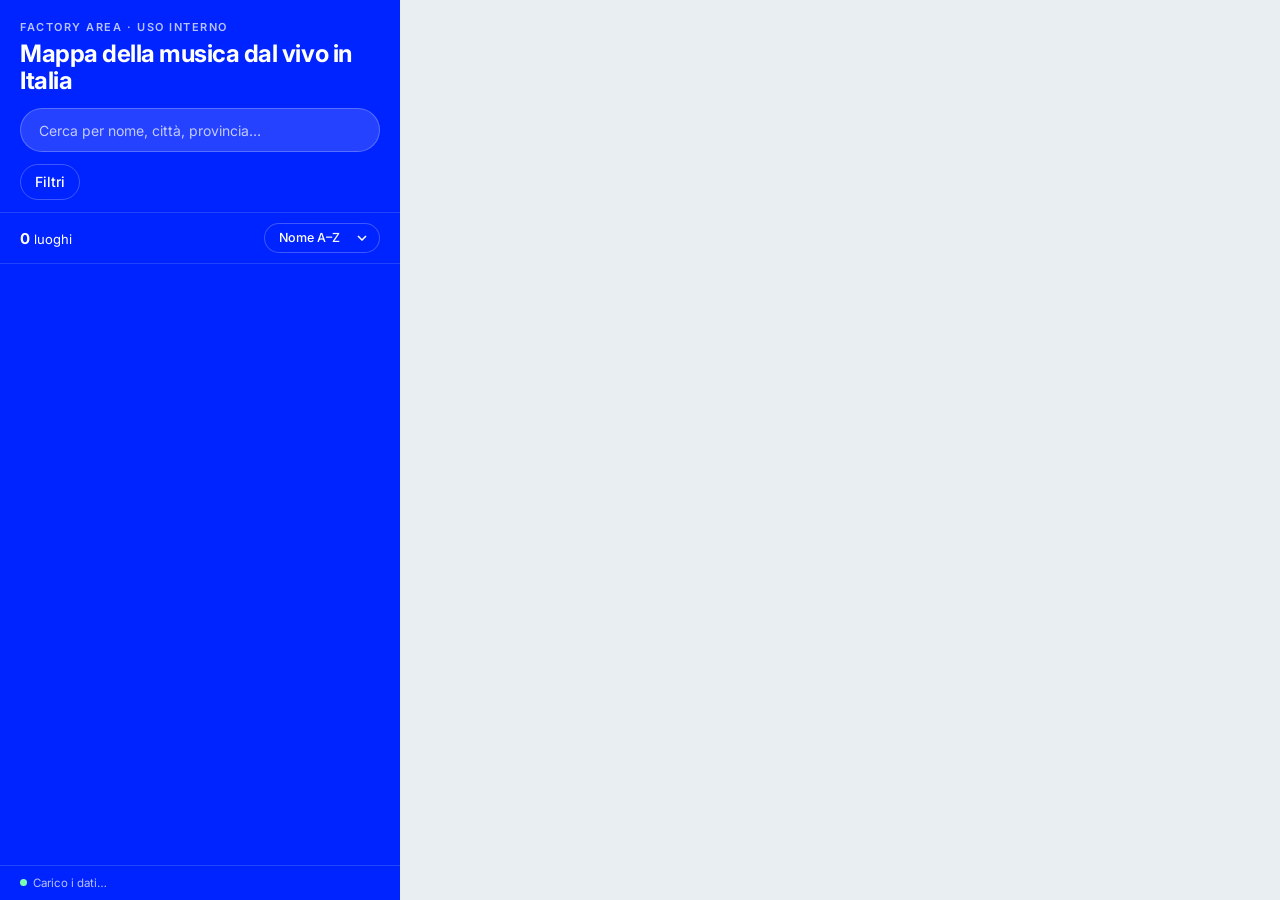
<file: sorgente/mappa/modello.html>
<!DOCTYPE html>
<html lang="it">
<head>
<meta charset="utf-8">
<meta name="viewport" content="width=device-width, initial-scale=1">
<title>Mappa della musica dal vivo in Italia · Factory Area</title>
<meta name="robots" content="noindex, nofollow">
<link rel="preconnect" href="https://fonts.googleapis.com">
<link rel="preconnect" href="https://fonts.gstatic.com" crossorigin>
<link href="https://fonts.googleapis.com/css2?family=Inter:wght@400;500;600;700&display=swap" rel="stylesheet">
<style>
/*__LEAFLET_CSS__*/
/*__CLUSTER_CSS__*/
:root{
  --blu:#0024ff; --blu-scuro:#001bc4; --bianco:#fff; --nero:#0a0a0f;
  --velo:rgba(255,255,255,.14); --velo2:rgba(255,255,255,.24); --tenue:rgba(255,255,255,.72);
  --pannello:400px;
  --f-club:#0024ff; --f-teatro:#8a2be2; --f-grande:#ff4b1f; --f-aperto:#00a676; --f-sociale:#f5a800; --f-altro:#6b7280;
}
*{box-sizing:border-box}
[hidden]{display:none!important}
html,body{height:100%;margin:0}
body{font-family:Inter,system-ui,-apple-system,"Segoe UI",Roboto,Arial,sans-serif;color:var(--bianco);background:var(--blu);font-size:14px;line-height:1.4;-webkit-font-smoothing:antialiased}
button,input,select{font:inherit;color:inherit}
.app{display:grid;grid-template-columns:var(--pannello) 1fr;height:100%}
.pannello{display:flex;flex-direction:column;min-height:0;background:var(--blu);z-index:2}
.testa{padding:20px 20px 12px}
.marchio{font-size:11px;font-weight:600;letter-spacing:.14em;text-transform:uppercase;color:var(--tenue)}
h1{font-size:24px;line-height:1.1;font-weight:700;letter-spacing:-.02em;margin:6px 0 14px}
.cerca{position:relative}
.cerca input{width:100%;height:44px;border-radius:999px;border:1px solid var(--velo2);background:var(--velo);padding:0 44px 0 18px;outline:none}
.cerca input::placeholder{color:var(--tenue)}
.cerca input:focus{border-color:#fff;background:rgba(255,255,255,.2)}
.cerca button{position:absolute;right:6px;top:6px;width:32px;height:32px;border-radius:50%;border:0;background:transparent;cursor:pointer;display:none;font-size:18px;line-height:1}
.cerca.pieno button{display:block}
.barra{display:flex;gap:8px;align-items:center;padding:0 20px 12px}
.btn{height:36px;padding:0 14px;border-radius:999px;border:1px solid var(--velo2);background:transparent;cursor:pointer;font-weight:500;white-space:nowrap;display:inline-flex;align-items:center;gap:6px}
.btn:hover{background:var(--velo)}
.btn.pieno{background:#fff;color:var(--blu);border-color:#fff;font-weight:600}
.btn.pieno:hover{background:#e9ecff}
.btn .num{background:#fff;color:var(--blu);border-radius:999px;min-width:18px;height:18px;padding:0 5px;font-size:11px;font-weight:700;display:inline-flex;align-items:center;justify-content:center}
.btn.pieno .num{background:var(--blu);color:#fff}
.spazio{flex:1}
select.btn{appearance:none;-webkit-appearance:none;padding-right:30px;background-image:url("data:image/svg+xml,%3Csvg xmlns='http://www.w3.org/2000/svg' width='10' height='6'%3E%3Cpath d='M1 1l4 4 4-4' fill='none' stroke='white' stroke-width='1.5'/%3E%3C/svg%3E");background-repeat:no-repeat;background-position:right 12px center;max-width:100%}
select.btn option{color:#111;background:#fff}
.filtri{display:none;padding:4px 20px 14px;border-top:1px solid var(--velo);max-height:38vh;overflow:auto}
.filtri.aperti{display:block}
.gruppo{margin-top:12px}
.gruppo>label,.gruppo>.et{display:block;font-size:11px;font-weight:600;letter-spacing:.1em;text-transform:uppercase;color:var(--tenue);margin-bottom:6px}
.chips{display:flex;flex-wrap:wrap;gap:6px}
.chip{height:30px;padding:0 12px;border-radius:999px;border:1px solid var(--velo2);background:transparent;cursor:pointer;font-size:13px;display:inline-flex;align-items:center;gap:6px}
.chip:hover{background:var(--velo)}
.chip[aria-pressed="true"]{background:#fff;color:var(--blu);border-color:#fff;font-weight:600}
.chip i{width:9px;height:9px;border-radius:50%;border:1.5px solid #fff;display:inline-block}
.chip[aria-pressed="true"] i{border-color:var(--blu)}
.cerca input::-webkit-search-cancel-button,.cerca input::-webkit-search-decoration{-webkit-appearance:none;appearance:none;display:none}
.chip:disabled{opacity:.36;cursor:default}
.chip:disabled:hover{background:transparent}
.chip .cnt{opacity:.7;font-variant-numeric:tabular-nums}
.attivi{display:flex;flex-wrap:wrap;gap:6px;padding:0 20px 12px}
.att{height:28px;padding:0 5px 0 11px;border-radius:999px;border:0;background:#fff;color:var(--blu);font-size:12.5px;font-weight:600;cursor:pointer;display:inline-flex;align-items:center;gap:6px;max-width:100%}
.att span{overflow:hidden;text-overflow:ellipsis;white-space:nowrap}
.att b{flex:none;display:inline-flex;width:18px;height:18px;border-radius:50%;align-items:center;justify-content:center;background:var(--blu);color:#fff;font-size:13px;line-height:1;font-weight:500}
.att:hover{background:#dfe4ff}
.ctl-confini{background:#fff;color:var(--nero);border-radius:10px;box-shadow:0 1px 5px rgba(0,0,30,.3);padding:8px 11px 9px;font-size:12.5px;line-height:1.6}
.ctl-confini summary{cursor:pointer;font-size:10.5px;font-weight:600;letter-spacing:.08em;text-transform:uppercase;color:#667;list-style:none;user-select:none}
.ctl-confini summary::-webkit-details-marker{display:none}
.ctl-confini summary::after{content:" ▾"}
.ctl-confini[open] summary{margin-bottom:1px}
.ctl-confini[open] summary::after{content:" ▴"}
.ctl-confini label{display:flex;align-items:center;gap:7px;cursor:pointer;white-space:nowrap}
.ctl-confini input{accent-color:var(--blu);margin:0;width:14px;height:14px}
.ctl-confini i{display:inline-block;width:18px;height:0;border-top:2.6px solid var(--blu)}
.ctl-confini i.r{border-top-width:1.4px;opacity:.75}
.ctl-confini i.c{border-top:1.4px dashed #0a0a0f;opacity:.7}
.ctl-confini small{color:#667;font-size:11px}
.legenda{padding-bottom:4px}
.leg-col{list-style:none;margin:0;padding:0;display:grid;grid-template-columns:1fr 1fr;gap:5px 12px;font-size:13px}
.leg-col li{display:flex;align-items:flex-start;gap:8px;line-height:1.3}
.leg-col li i{flex:none;width:12px;height:12px;border-radius:50%;border:2px solid #fff;margin-top:2px}
.leg-col li small{display:block;color:var(--tenue);font-size:11.5px}
.leg-dim{display:flex;align-items:center;gap:10px;margin-top:10px;font-size:12px;color:var(--tenue);line-height:1.35}
.leg-pallini{display:inline-flex;align-items:flex-end;gap:4px;flex:none}
.leg-pallini i{display:inline-block;border-radius:50%;border:2px solid #fff;background:rgba(255,255,255,.25)}
.riga-info{display:flex;align-items:center;gap:8px;padding:10px 20px;border-top:1px solid var(--velo);font-size:13px}
.riga-info strong{font-size:15px}
.spunta{display:flex;align-items:center;gap:6px;cursor:pointer;color:var(--tenue);font-size:12px}
.spunta input{accent-color:#fff;width:15px;height:15px;margin:0}
.lista{flex:1;min-height:0;overflow:auto;border-top:1px solid var(--velo);list-style:none;margin:0;padding:0}
.lista li{border-bottom:1px solid var(--velo)}
.voce{display:grid;grid-template-columns:14px 1fr auto;gap:10px;align-items:start;width:100%;text-align:left;background:transparent;border:0;padding:11px 20px;cursor:pointer}
.voce:hover,.voce:focus-visible{background:var(--velo);outline:none}
.voce.attiva{background:#fff;color:var(--blu)}
.voce .pall{width:10px;height:10px;border-radius:50%;border:1.5px solid #fff;margin-top:5px}
.voce.attiva .pall{border-color:var(--blu)}
.voce .n{font-weight:600;font-size:15px;line-height:1.25}
.voce .s{font-size:12.5px;color:var(--tenue);margin-top:1px}
.voce.attiva .s{color:var(--blu)}
.voce .c{font-size:12.5px;font-variant-numeric:tabular-nums;white-space:nowrap;margin-top:2px;text-align:right}
.voce .c small{display:block;color:var(--tenue);font-size:10.5px}
.voce.attiva .c small{color:var(--blu)}
.vuoto{padding:28px 20px;color:var(--tenue)}
.piede{padding:9px 20px;border-top:1px solid var(--velo);font-size:11.5px;color:var(--tenue);display:flex;gap:8px;align-items:center;justify-content:space-between}
.piede a{color:#fff}
.stato i{display:inline-block;width:7px;height:7px;border-radius:50%;background:#7dffb0;margin-right:6px;vertical-align:1px}
.stato.riserva i{background:#ffd34d}
.sfondo{filter:grayscale(.85) brightness(1.06) contrast(.92)}
#mappa{height:100%;min-height:0;background:#e9eef2;z-index:1}
.leaflet-container{font-family:inherit}
.segn{border-radius:50%;border:2px solid #fff;box-shadow:0 1px 4px rgba(0,0,30,.45)}
.gruppo-segn{background:var(--blu);color:#fff;border-radius:50%;border:3px solid rgba(255,255,255,.9);box-shadow:0 2px 8px rgba(0,20,160,.4);display:flex;align-items:center;justify-content:center;font-weight:700;font-size:13px}
.leaflet-popup-content-wrapper{border-radius:14px;box-shadow:0 10px 34px rgba(0,10,80,.28)}
.leaflet-popup-content{margin:16px 18px;width:290px!important;color:var(--nero);font-size:13.5px;line-height:1.45}
.sch h2{font-size:18px;line-height:1.2;margin:0 22px 4px 0;font-weight:700;letter-spacing:-.01em}
.sch .tipo{display:flex;align-items:center;gap:6px;color:#444;font-size:12.5px;margin-bottom:10px}
.sch .tipo i{width:9px;height:9px;border-radius:50%;display:inline-block}
.sch dl{display:grid;grid-template-columns:78px 1fr;gap:4px 10px;margin:0 0 10px}
.sch dt{color:#667;font-size:11px;font-weight:600;text-transform:uppercase;letter-spacing:.06em;padding-top:2px}
.sch dd{margin:0;overflow-wrap:anywhere}
.sch dd small{color:#667}
.sch dd a{color:var(--blu)}
.sch .gen{display:flex;flex-wrap:wrap;gap:4px}
.sch .gen span{background:#eef0ff;color:var(--blu);border-radius:999px;padding:1px 8px;font-size:11.5px;font-weight:500}
.sch .azioni{display:flex;flex-wrap:wrap;gap:6px;margin-top:4px}
.sch .azioni a{display:inline-flex;align-items:center;height:30px;padding:0 12px;border-radius:999px;background:var(--blu);color:#fff;text-decoration:none;font-weight:600;font-size:12.5px}
.sch .azioni a.sec{background:#fff;color:var(--blu);box-shadow:inset 0 0 0 1.5px var(--blu)}
.sch .azioni a:hover{background:var(--blu-scuro);color:#fff}
.sch .nota{margin-top:10px;color:#667;font-size:11.5px}
.cambia{display:none}
@media (max-width:820px){
  .app{grid-template-columns:1fr;grid-template-rows:1fr}
  .pannello,#mappa{grid-area:1/1}
  .app.vista-mappa .pannello{display:none}
  .app.vista-elenco #mappa{visibility:hidden}
  .cambia{display:inline-flex;align-items:center;justify-content:center;gap:8px;position:fixed;left:50%;bottom:18px;transform:translateX(-50%);z-index:1000;height:52px;padding:0 28px;border-radius:999px;border:2px solid #fff;background:#fff;color:var(--blu);font-size:16px;font-weight:700;box-shadow:0 8px 24px rgba(0,10,80,.45);cursor:pointer;white-space:nowrap}
  .cambia svg{width:20px;height:20px;flex:none}
  .app.vista-mappa .cambia{background:var(--blu);color:#fff;height:46px;font-size:15px;font-weight:600}
  .piede{padding-bottom:86px}
  .filtri{max-height:40vh}
}
@media (prefers-reduced-motion:reduce){*{transition:none!important;animation:none!important}}
</style>
</head>
<body>
<div class="app vista-elenco" id="app">
  <aside class="pannello" aria-label="Elenco e filtri">
    <div class="testa">
      <div class="marchio">Factory Area · uso interno</div>
      <h1>Mappa della musica dal vivo in Italia</h1>
      <div class="cerca" id="cerca">
        <input id="q" type="text" enterkeyhint="search" placeholder="Cerca per nome, città, provincia…" aria-label="Cerca un luogo" autocomplete="off">
        <button id="q-x" type="button" aria-label="Cancella la ricerca">×</button>
      </div>
    </div>
    <div class="barra">
      <button class="btn" id="apri-filtri" type="button" aria-expanded="false" aria-controls="filtri">Filtri <span class="num" id="n-filtri" hidden>0</span></button>
      <button class="btn" id="azzera" type="button" hidden title="Toglie tutti i filtri e la ricerca">Azzera filtri</button>
    </div>
    <div class="attivi" id="attivi" hidden aria-label="Filtri attivi"></div>
    <div class="filtri" id="filtri">
      <div class="gruppo legenda"><span class="et">Legenda</span>
        <ul class="leg-col" id="leg-col"></ul>
        <div class="leg-dim"><span class="leg-pallini"><i style="width:10px;height:10px"></i><i style="width:15px;height:15px"></i><i style="width:21px;height:21px"></i></span>La grandezza del pallino indica la capienza (più grande = più posti; il più piccolo anche quando la capienza non è nota).</div>
      </div>
      <div class="gruppo"><label for="f-regione">Regione</label>
        <select class="btn" id="f-regione"><option value="">Tutte le regioni</option></select></div>
      <div class="gruppo"><span class="et">Tipologia</span><div class="chips" id="f-tipo"></div></div>
      <div class="gruppo"><span class="et">Genere</span><div class="chips" id="f-genere"></div></div>
      <div class="gruppo"><span class="et">Gestione</span><div class="chips" id="f-pp"></div></div>
      <div class="gruppo"><span class="et">Capienza</span><div class="chips" id="f-cap"></div></div>
      <div class="gruppo"><span class="et">Contatti</span><div class="chips" id="f-cont"></div></div>
    </div>
    <div class="riga-info">
      <span><strong id="conta">0</strong> <span id="conta-et">luoghi</span></span>
      <span class="spazio"></span>
      <select class="btn" id="ordina" aria-label="Ordina l'elenco" style="height:30px;font-size:12.5px">
        <option value="nome">Nome A–Z</option>
        <option value="citta">Città</option>
        <option value="regione">Regione</option>
        <option value="cap-desc">Capienza ↓</option>
        <option value="cap-asc">Capienza ↑</option>
      </select>
    </div>
    <ul class="lista" id="lista"></ul>
    <div class="piede">
      <span class="stato" id="stato"><i></i>Carico i dati…</span>
      <a id="link-foglio" href="#" target="_blank" rel="noopener noreferrer" hidden>Apri il foglio</a>
    </div>
  </aside>
  <div id="mappa" role="application" aria-label="Mappa dei luoghi"></div>
  <button class="cambia" id="cambia" type="button"><span>Vedi la mappa</span></button>
</div>

<script>/*__LEAFLET_JS__*/</script>
<script>/*__CLUSTER_JS__*/</script>
<script>
"use strict";
/* ===================== CONFIGURAZIONE =====================
   ID_FOGLIO: l'identificativo del foglio Google (la parte dell'indirizzo tra /d/ e /edit).
   Il foglio deve essere condiviso come "Chiunque abbia il link: Visualizzatore".
   Se il foglio non è raggiungibile, la mappa usa la copia interna dei dati qui sotto. */
const CONFIG = {
  ID_FOGLIO: "__ID_FOGLIO__",
  NOME_SCHEDA: "Luoghi",
  DATA_COPIA: "__DATA_COPIA__",
  SITO: false,      /* true nella versione pubblicata su factoryarea.it: niente lettura via script esterno */
  EMAIL: true       /* false sul sito: niente indirizzi email (regola del sito per Google for Nonprofits) */
};
const COLONNE = ["Nome","Tipologia","Pubblico/Privato","Generi","Capienza","Nota capienza","Indirizzo","CAP","Città","Provincia","Regione","Latitudine","Longitudine","Instagram","Facebook","Sito web","Email","Telefono","Note","Fonte dati"];
const CHIAVI  = ["nome","tipo","pp","generi","cap","capNota","indirizzo","cp","citta","prov","regione","lat","lon","ig","fb","web","email","tel","note","fonte"];
const DATI_INTERNI = /*__DATI__*/[];

/* ===================== UTILITÀ ===================== */
const $ = s => document.querySelector(s);
const esc = s => String(s ?? "").replace(/[&<>"']/g, c => ({"&":"&amp;","<":"&lt;",">":"&gt;",'"':"&quot;","'":"&#39;"}[c]));
const norm = s => String(s ?? "").toLowerCase().normalize("NFD").replace(/[̀-ͯ]/g, "").replace(/[^a-z0-9]+/g, " ").trim();
const numIt = n => String(Math.round(n)).replace(/\B(?=(\d{3})+(?!\d))/g, ".");
function urlSicuro(u){ u = String(u || "").trim(); if(!u) return ""; if(!/^https?:\/\//i.test(u)) u = "https://" + u.replace(/^\/+/, ""); try{ const x = new URL(u); return /^https?:$/.test(x.protocol) ? x.href : ""; }catch(e){ return ""; } }
function urlSocial(v, base){ v = String(v || "").trim(); if(!v) return ""; if(/^https?:\/\//i.test(v) || /^(www\.)?(instagram|facebook|fb)\.com/i.test(v)) return urlSicuro(v); return base + encodeURIComponent(v.replace(/^@/, "").replace(/\/+$/, "")) + "/"; }
function nomeSocial(v){ v = String(v || "").trim().replace(/\/+$/, ""); const m = v.match(/(?:instagram|facebook|fb)\.com\/([^/?#]+)/i); return "@" + (m ? m[1] : v.replace(/^@/, "")); }

const FAMIGLIE = {club:["Locali e club","var(--f-club)","#0024ff"], teatro:["Teatri e auditorium","var(--f-teatro)","#8a2be2"], grande:["Grandi venue","var(--f-grande)","#ff4b1f"], aperto:["All'aperto","var(--f-aperto)","#00a676"], sociale:["Circoli e spazi culturali","var(--f-sociale)","#f5a800"], altro:["Altro","var(--f-altro)","#6b7280"]};
function famiglia(tipo){ const t = norm(tipo);
  if(/club|bar|pub|locale|discoteca/.test(t)) return "club";
  if(/teatro|auditorium|sala/.test(t)) return "teatro";
  if(/palazzetto|arena|stadio|palasport/.test(t)) return "grande";
  if(/aperto|anfiteatro|piazza|parco|festival/.test(t)) return "aperto";
  if(/circolo|sociale|culturale|associazione/.test(t)) return "sociale";
  return "altro"; }
const FASCE = [["fino a 300", c => c > 0 && c <= 300], ["300–1.000", c => c > 300 && c <= 1000], ["1.000–5.000", c => c > 1000 && c <= 5000], ["5.000–20.000", c => c > 5000 && c <= 20000], ["oltre 20.000", c => c > 20000], ["non disponibile", c => !c]];

/* ===================== LETTURA DATI ===================== */
function leggiCSV(testo){
  const righe = []; let riga = [], campo = "", dentro = false;
  for(let i = 0; i < testo.length; i++){ const c = testo[i];
    if(dentro){ if(c === '"'){ if(testo[i+1] === '"'){ campo += '"'; i++; } else dentro = false; } else campo += c; }
    else if(c === '"') dentro = true;
    else if(c === ","){ riga.push(campo); campo = ""; }
    else if(c === "\n"){ riga.push(campo); righe.push(riga); riga = []; campo = ""; }
    else if(c !== "\r") campo += c; }
  if(campo !== "" || riga.length){ riga.push(campo); righe.push(riga); }
  return righe;
}
function daFoglio(testo){
  const righe = leggiCSV(testo.replace(/^﻿/, ""));
  const iTesta = righe.findIndex(r => r.some(c => norm(c) === "nome"));
  if(iTesta < 0) throw new Error("intestazioni non trovate");
  const mappa = {}; const attese = COLONNE.map(norm);
  righe[iTesta].forEach((c, i) => { const k = attese.indexOf(norm(c)); if(k >= 0) mappa[CHIAVI[k]] = i; });
  if(mappa.nome == null) throw new Error("colonna Nome mancante");
  return righe.slice(iTesta + 1).filter(r => (r[mappa.nome] || "").trim()).map(r => { const o = {}; CHIAVI.forEach(k => o[k] = mappa[k] != null ? (r[mappa[k]] || "").trim() : ""); return o; });
}
function prepara(lista){
  return lista.map((o, i) => { const l = Object.assign({}, o); l.id = i;
    let la = String(l.lat ?? "").trim(), lo = String(l.lon ?? "").trim();
    const coppia = la.match(/^(-?\d+[.,]\d+)\s*[,;\s]\s*(-?\d+[.,]\d+)$/); if(coppia && !lo){ la = coppia[1]; lo = coppia[2]; }
    l.lat = parseFloat(la.replace(",", ".")); l.lon = parseFloat(lo.replace(",", "."));
    l.haPos = isFinite(l.lat) && isFinite(l.lon) && Math.abs(l.lat) <= 90 && Math.abs(l.lon) <= 180;
    l.capN = parseInt(String(l.cap ?? "").replace(/[^\d]/g, ""), 10) || 0;
    l.gen = String(l.generi || "").split(/[,;]/).map(s => s.trim()).filter(Boolean);
    l.tipo = String(l.tipo || "").trim() || "Altro"; l.pp = String(l.pp || "").trim();
    l.fam = famiglia(l.tipo);
    l.igUrl = urlSocial(l.ig, "https://www.instagram.com/"); l.fbUrl = urlSocial(l.fb, "https://www.facebook.com/"); l.webUrl = urlSicuro(l.web);
    if(!CONFIG.EMAIL) l.email = "";
    l.cerca = norm([l.nome, l.citta, l.prov, l.regione, l.tipo, l.indirizzo].join(" "));
    return l; });
}
async function scarica(url, ms){ const ctl = new AbortController(); const t = setTimeout(() => ctl.abort(), ms);
  try{ const r = await fetch(url, {signal: ctl.signal, redirect: "follow", cache: "no-store", credentials: "omit"}); if(!r.ok) throw new Error("HTTP " + r.status); const tx = await r.text(); if(/^\s*<(!doctype|html)/i.test(tx)) throw new Error("foglio non condiviso"); return tx; } finally{ clearTimeout(t); } }
function viaScript(id, ms){
  /* Lettura senza fetch (funziona anche aprendo il file con un doppio clic): il foglio risponde chiamando una funzione. */
  return new Promise((ok, ko) => { const nome = "__faDati" + Date.now(); const s = document.createElement("script");
    const fine = () => { clearTimeout(t); try{ delete window[nome]; }catch(e){ window[nome] = undefined; } s.remove(); };
    const t = setTimeout(() => { fine(); ko(new Error("tempo scaduto")); }, ms);
    window[nome] = d => { fine(); try{
        if(!d || d.status === "error" || !d.table) throw new Error("risposta non valida");
        const attese = COLONNE.map(norm); const idx = d.table.cols.map(c => attese.indexOf(norm(c.label || "")));
        if(!idx.includes(0)) throw new Error("colonna Nome mancante");
        ok(d.table.rows.map(r => { const o = {}; CHIAVI.forEach(k => o[k] = "");
          (r.c || []).forEach((c, i) => { const k = idx[i]; if(k < 0 || !c || c.v == null) return; const ch = CHIAVI[k]; o[ch] = (ch === "lat" || ch === "lon") ? String(c.v) : String(c.f != null ? c.f : c.v).trim(); });
          return o; }).filter(o => o.nome));
      }catch(e){ ko(e); } };
    s.onerror = () => { fine(); ko(new Error("foglio non raggiungibile")); };
    s.src = "https://docs.google.com/spreadsheets/d/" + encodeURIComponent(id) + "/gviz/tq?tqx=out:json;responseHandler:" + nome + "&headers=1&sheet=" + encodeURIComponent(CONFIG.NOME_SCHEDA) + "&_=" + Date.now();
    document.head.appendChild(s); });
}
async function caricaDati(){
  const id = CONFIG.ID_FOGLIO;
  if(id && !id.startsWith("__")){
    if(location.protocol !== "file:"){
      const base = "https://docs.google.com/spreadsheets/d/" + encodeURIComponent(id);
      for(const u of [base + "/export?format=csv", base + "/gviz/tq?tqx=out:csv&headers=1&sheet=" + encodeURIComponent(CONFIG.NOME_SCHEDA)]){ try{ const lista = daFoglio(await scarica(u, 9000)); if(lista.length) return {lista, fonte: "foglio"}; }catch(e){ console.warn("Foglio non letto:", e.message); } }
    }
    if(!CONFIG.SITO){ try{ const lista = await viaScript(id, 9000); if(lista.length) return {lista, fonte: "foglio"}; }catch(e){ console.warn("Foglio non letto:", e.message); } }
  }
  const lista = DATI_INTERNI.map(r => { const o = {}; CHIAVI.forEach((k, i) => o[k] = r[i] ?? ""); return o; });
  return {lista, fonte: "interna"};
}

/* ===================== STATO E FILTRI ===================== */
let LUOGHI = [], visibili = [], attivo = null;
const filtro = {q: "", regione: "", tipo: new Set(), genere: new Set(), pp: new Set(), cap: new Set(), cont: new Set()};
const CONTATTI = {social: ["Con Instagram o Facebook", l => !!(l.igUrl || l.fbUrl)], email: ["Con email", l => !!l.email], sito: ["Con sito web", l => !!l.webUrl]};
if(!CONFIG.EMAIL) delete CONTATTI.email;
const fascia = l => FASCE.findIndex(f => f[1](l.capN));
/* "salta" esclude un gruppo di filtri: serve a contare quanti luoghi offrirebbe ogni opzione di quel gruppo, dati gli altri filtri. */
function passa(l, salta){
  if(filtro.q && !filtro.q.split(" ").every(p => l.cerca.includes(p))) return false;
  if(salta !== "regione" && filtro.regione && l.regione !== filtro.regione) return false;
  if(salta !== "tipo" && filtro.tipo.size && !filtro.tipo.has(l.tipo)) return false;
  if(salta !== "genere" && filtro.genere.size && !l.gen.some(g => filtro.genere.has(g))) return false;
  if(salta !== "pp" && filtro.pp.size && !filtro.pp.has(l.pp)) return false;
  if(salta !== "cap" && filtro.cap.size && !filtro.cap.has(fascia(l))) return false;
  for(const c of filtro.cont) if(!CONTATTI[c][1](l)) return false;
  return true;
}
function nFiltri(){ return (filtro.regione ? 1 : 0) + filtro.tipo.size + filtro.genere.size + filtro.pp.size + filtro.cap.size + filtro.cont.size; }

/* ===================== MAPPA ===================== */
const mappa = L.map("mappa", {zoomControl: false, minZoom: 5, maxZoom: 19, worldCopyJump: true}).setView([42.3, 12.6], 6);
L.control.zoom({position: "topright"}).addTo(mappa);
mappa.attributionControl.setPrefix('<a href="https://leafletjs.com" target="_blank" rel="noopener noreferrer">Leaflet</a>');
L.tileLayer("https://tile.openstreetmap.org/{z}/{x}/{y}.png", {maxZoom: 19, className: "sfondo", attribution: '&copy; <a href="https://www.openstreetmap.org/copyright" target="_blank" rel="noopener noreferrer">OpenStreetMap</a>'}).addTo(mappa);
const gruppi = L.markerClusterGroup({maxClusterRadius: 46, showCoverageOnHover: false, spiderfyOnMaxZoom: true, chunkedLoading: true,
  iconCreateFunction: g => { const n = g.getChildCount(); const d = n < 10 ? 34 : n < 50 ? 40 : 48; return L.divIcon({html: String(n), className: "gruppo-segn", iconSize: [d, d]}); }});
mappa.addLayer(gruppi);
/* Confini: Stato, regioni e comuni che ospitano almeno un luogo (dati ISTAT rielaborati da openpolis/geojson-italy). */
const CONFINI = {stato: /*__STATO__*/null, regioni: /*__REGIONI__*/null, comuni: /*__COMUNI__*/null};
const ZOOM_COMUNI = 9, accesi = {stato: true, regioni: true, comuni: true};
mappa.createPane("confini"); mappa.getPane("confini").style.zIndex = 350; mappa.getPane("confini").style.pointerEvents = "none";
const stileRegione = f => ({color: "#0024ff", weight: 1.4, opacity: .7, fillColor: "#0024ff", fillOpacity: filtro.regione && f.properties.n === filtro.regione ? .1 : 0});
const strati = {
  regioni: CONFINI.regioni && L.geoJSON(CONFINI.regioni, {pane: "confini", interactive: false, style: stileRegione}),
  stato: CONFINI.stato && L.geoJSON(CONFINI.stato, {pane: "confini", interactive: false, style: {color: "#0024ff", weight: 2.8, opacity: .95, fill: false}}),
  comuni: CONFINI.comuni && L.geoJSON(CONFINI.comuni, {pane: "confini", interactive: false, style: {color: "#0a0a0f", weight: 1.2, opacity: .65, dashArray: "5 4", fill: false}})
};
function disegnaConfini(){ for(const k of ["regioni", "stato", "comuni"]){ const ly = strati[k]; if(!ly) continue; const si = accesi[k] && (k !== "comuni" || mappa.getZoom() >= ZOOM_COMUNI); if(si && !mappa.hasLayer(ly)) ly.addTo(mappa); if(!si && mappa.hasLayer(ly)) mappa.removeLayer(ly); } }
function evidenziaRegione(){ if(strati.regioni) strati.regioni.setStyle(stileRegione); }
mappa.on("zoomend", disegnaConfini); disegnaConfini();
const ctlConfini = L.control({position: "topright"});
ctlConfini.onAdd = () => { const d = L.DomUtil.create("details", "ctl-confini"); d.open = !window.matchMedia("(max-width:820px)").matches;
  d.innerHTML = '<summary>Confini</summary><label><input type="checkbox" data-k="stato" checked><i></i>Stato</label><label><input type="checkbox" data-k="regioni" checked><i class="r"></i>Regioni</label><label title="Confini dei comuni che ospitano almeno un luogo: compaiono ingrandendo la mappa"><input type="checkbox" data-k="comuni" checked><i class="c"></i>Città <small>(ingrandendo)</small></label>';
  L.DomEvent.disableClickPropagation(d); L.DomEvent.disableScrollPropagation(d);
  d.addEventListener("change", e => { const k = e.target.dataset.k; if(k){ accesi[k] = e.target.checked; disegnaConfini(); } }); return d; };
ctlConfini.addTo(mappa);
const segnalini = new Map();
function raggio(c){ return !c ? 13 : c <= 300 ? 13 : c <= 1000 ? 16 : c <= 5000 ? 19 : c <= 20000 ? 23 : 27; }
function creaSegnalino(l){
  const d = raggio(l.capN);
  const m = L.marker([l.lat, l.lon], {title: l.nome, icon: L.divIcon({className: "", iconSize: [d, d], html: '<div class="segn" style="width:' + d + 'px;height:' + d + 'px;background:' + FAMIGLIE[l.fam][2] + '"></div>'})});
  m.bindPopup(() => scheda(l), {maxWidth: 330, autoPanPaddingTopLeft: [20, 20], autoPanPaddingBottomRight: [20, 20]});
  m.on("popupopen", () => segnaAttivo(l.id, false)); m.on("popupclose", () => { if(attivo === l.id) segnaAttivo(null, false); });
  return m;
}
function scheda(l){
  const ind = [l.indirizzo, [l.cp, l.citta, l.prov ? "(" + l.prov + ")" : ""].filter(Boolean).join(" ")].filter(Boolean).join(", ");
  const righe = [];
  righe.push(["Capienza", l.capN ? "<strong>" + numIt(l.capN) + "</strong>" + (l.capNota ? " <small>· " + esc(l.capNota) + "</small>" : "") : "<small>non disponibile</small>"]);
  if(ind) righe.push(["Indirizzo", esc(ind) + (l.regione ? "<br><small>" + esc(l.regione) + "</small>" : "")]);
  if(l.pp) righe.push(["Gestione", esc(l.pp)]);
  if(l.gen.length) righe.push(["Generi", '<div class="gen">' + l.gen.map(g => "<span>" + esc(g) + "</span>").join("") + "</div>"]);
  if(l.email) righe.push(["Email", l.email.split(/[;,\s]+/).filter(e => /^[^@\s]+@[^@\s]+\.[^@\s]+$/.test(e)).map(e => '<a href="mailto:' + esc(e) + '">' + esc(e) + "</a>").join("<br>")]);
  if(l.tel) righe.push(["Telefono", '<a href="tel:' + esc(l.tel.replace(/[^\d+]/g, "")) + '">' + esc(l.tel) + "</a>"]);
  const az = [];
  if(l.igUrl) az.push('<a href="' + esc(l.igUrl) + '" target="_blank" rel="noopener noreferrer">Instagram ' + esc(nomeSocial(l.ig)) + "</a>");
  else if(l.fbUrl) az.push('<a href="' + esc(l.fbUrl) + '" target="_blank" rel="noopener noreferrer">Facebook</a>');
  if(l.igUrl && l.fbUrl) az.push('<a class="sec" href="' + esc(l.fbUrl) + '" target="_blank" rel="noopener noreferrer">Facebook</a>');
  if(!l.igUrl && !l.fbUrl) az.push('<a class="sec" href="https://www.google.com/search?q=' + encodeURIComponent(l.nome + " " + l.citta + " instagram") + '" target="_blank" rel="noopener noreferrer" title="Nessun profilo verificato: cerca su Google">Cerca profilo social</a>');
  if(l.webUrl) az.push('<a class="sec" href="' + esc(l.webUrl) + '" target="_blank" rel="noopener noreferrer">Sito web</a>');
  if(l.haPos) az.push('<a class="sec" href="https://www.google.com/maps/search/?api=1&query=' + encodeURIComponent(l.nome + " " + l.citta) + '" target="_blank" rel="noopener noreferrer">Google Maps</a>');
  return '<div class="sch"><h2>' + esc(l.nome) + '</h2><div class="tipo"><i style="background:' + FAMIGLIE[l.fam][2] + '"></i>' + esc(l.tipo) + "</div><dl>" + righe.map(r => "<dt>" + r[0] + "</dt><dd>" + r[1] + "</dd>").join("") + '</dl><div class="azioni">' + az.join("") + "</div>" + (l.note ? '<div class="nota">' + esc(l.note) + "</div>" : "") + "</div>";
}

/* ===================== ELENCO ===================== */
function ordina(a){ const o = $("#ordina").value, t = (x, y) => x.localeCompare(y, "it", {sensitivity: "base"});
  const f = {nome: (x, y) => t(x.nome, y.nome), citta: (x, y) => t(x.citta, y.citta) || t(x.nome, y.nome), regione: (x, y) => t(x.regione, y.regione) || t(x.citta, y.citta) || t(x.nome, y.nome),
    "cap-desc": (x, y) => (y.capN - x.capN) || t(x.nome, y.nome), "cap-asc": (x, y) => ((x.capN || 1e12) - (y.capN || 1e12)) || t(x.nome, y.nome)}[o];
  return a.slice().sort(f); }
function aggiorna(spostaMappa){
  visibili = LUOGHI.filter(l => passa(l));
  gruppi.clearLayers(); gruppi.addLayers(visibili.filter(l => l.haPos).map(l => segnalini.get(l.id)));
  if(spostaMappa){ const p = visibili.filter(l => l.haPos).map(l => [l.lat, l.lon]); if(p.length) mappa.fitBounds(p, {padding: [40, 40], maxZoom: 14}); }
  const n = nFiltri(); $("#n-filtri").hidden = !n; $("#n-filtri").textContent = n;
  aggiornaConteggi(); disegnaAttivi(); evidenziaRegione(); disegnaElenco();
}
function disegnaElenco(){
  let a = visibili;
  a = ordina(a);
  $("#conta").textContent = numIt(a.length); $("#conta-et").textContent = (a.length === 1 ? "luogo" : "luoghi") + (a.length !== LUOGHI.length ? " su " + numIt(LUOGHI.length) : "");
  const ul = $("#lista");
  if(!a.length){ ul.innerHTML = '<li class="vuoto">Nessun luogo corrisponde ai filtri. Prova ad allargare la ricerca o ad azzerare i filtri.</li>'; return; }
  ul.innerHTML = a.map(l => '<li><button type="button" class="voce' + (l.id === attivo ? " attiva" : "") + '" data-id="' + l.id + '"><span class="pall" style="background:' + FAMIGLIE[l.fam][2] + '"></span><span><span class="n">' + esc(l.nome) + '</span><div class="s">' + esc([l.citta + (l.prov ? " (" + l.prov + ")" : ""), l.tipo].filter(Boolean).join(" · ")) + (l.haPos ? "" : " · senza coordinate") + '</div></span><span class="c">' + (l.capN ? numIt(l.capN) + "<small>posti</small>" : "<small>n.d.</small>") + "</span></button></li>").join("");
}
function segnaAttivo(id, scorri){ attivo = id; document.querySelectorAll(".voce.attiva").forEach(e => e.classList.remove("attiva"));
  if(id == null) return; const el = document.querySelector('.voce[data-id="' + id + '"]'); if(el){ el.classList.add("attiva"); if(scorri !== false) el.scrollIntoView({block: "nearest"}); else el.scrollIntoView({block: "nearest", behavior: "smooth"}); } }
function apri(id){ const l = LUOGHI[id]; if(!l || !l.haPos) return; const m = segnalini.get(id);
  if(window.matchMedia("(max-width:820px)").matches) vista("mappa");
  gruppi.zoomToShowLayer(m, () => { m.openPopup(); }); }
$("#lista").addEventListener("click", e => { const b = e.target.closest(".voce"); if(b) apri(+b.dataset.id); });
$("#ordina").addEventListener("change", disegnaElenco);

/* ===================== COMANDI ===================== */
function chips(id, voci, insieme, numerico, colori){
  const el = $(id);
  el.innerHTML = voci.map(v => '<button type="button" class="chip" aria-pressed="false" data-v="' + esc(v[0]) + '">' + (colori ? '<i style="background:' + colori(v[0]) + '"></i>' : "") + esc(v[1]) + ' <span class="cnt"></span></button>').join("");
  el.addEventListener("click", e => { const b = e.target.closest(".chip"); if(!b || b.disabled) return; const v = numerico ? +b.dataset.v : b.dataset.v; if(insieme.has(v)) insieme.delete(v); else insieme.add(v); aggiorna(true); });
}
function conta(f){ const m = new Map(); LUOGHI.forEach(l => [].concat(f(l)).forEach(v => { if(v) m.set(v, (m.get(v) || 0) + 1); })); return m; }
function costruisciLegenda(){
  const tipi = {}; LUOGHI.forEach(l => (tipi[l.fam] = tipi[l.fam] || new Set()).add(l.tipo));
  $("#leg-col").innerHTML = Object.keys(FAMIGLIE).filter(f => tipi[f]).map(f => '<li><i style="background:' + FAMIGLIE[f][2] + '"></i><span>' + esc(FAMIGLIE[f][0]) + '<small>' + esc([...tipi[f]].sort((a, b) => a.localeCompare(b, "it")).join(", ")) + '</small></span></li>').join("");
}
function costruisciFiltri(){ costruisciLegenda();
  const reg = conta(l => l.regione); const sel = $("#f-regione");
  [...reg.keys()].sort((a, b) => a.localeCompare(b, "it")).forEach(r => { const o = document.createElement("option"); o.value = r; o.textContent = r; sel.appendChild(o); });
  sel.addEventListener("change", () => { filtro.regione = sel.value; aggiorna(true); });
  const ordFam = Object.keys(FAMIGLIE); const tipi = conta(l => l.tipo);
  chips("#f-tipo", [...tipi.keys()].sort((a, b) => (ordFam.indexOf(famiglia(a)) - ordFam.indexOf(famiglia(b))) || a.localeCompare(b, "it")).map(v => [v, v]), filtro.tipo, false, v => FAMIGLIE[famiglia(v)][2]);
  const gen = conta(l => l.gen); chips("#f-genere", [...gen.keys()].sort((a, b) => gen.get(b) - gen.get(a)).map(v => [v, v]), filtro.genere, false);
  const pp = conta(l => l.pp); chips("#f-pp", [...pp.keys()].sort((a, b) => pp.get(b) - pp.get(a)).map(v => [v, v]), filtro.pp, false);
  chips("#f-cap", FASCE.map((f, i) => [i, f[0]]), filtro.cap, true);
  chips("#f-cont", Object.keys(CONTATTI).map(k => [k, CONTATTI[k][0]]), filtro.cont, false);
}
/* I numeri accanto a ogni opzione dicono quanti luoghi resterebbero scegliendola, tenendo conto degli altri filtri attivi. */
function aggiornaConteggi(){
  const defs = {tipo: ["#f-tipo", l => [l.tipo], filtro.tipo, false], genere: ["#f-genere", l => l.gen, filtro.genere, false], pp: ["#f-pp", l => [l.pp], filtro.pp, false], cap: ["#f-cap", l => [fascia(l)], filtro.cap, true]};
  for(const g in defs){ const [id, val, ins, num] = defs[g]; const m = new Map();
    LUOGHI.forEach(l => { if(passa(l, g)) val(l).forEach(v => m.set(String(v), (m.get(String(v)) || 0) + 1)); });
    document.querySelectorAll(id + " .chip").forEach(b => { const n = m.get(b.dataset.v) || 0, on = ins.has(num ? +b.dataset.v : b.dataset.v); b.querySelector(".cnt").textContent = n; b.setAttribute("aria-pressed", on); b.disabled = !n && !on; }); }
  document.querySelectorAll("#f-cont .chip").forEach(b => { const on = filtro.cont.has(b.dataset.v), n = visibili.filter(CONTATTI[b.dataset.v][1]).length; b.querySelector(".cnt").textContent = n; b.setAttribute("aria-pressed", on); b.disabled = !n && !on; });
  const mr = new Map(); LUOGHI.forEach(l => { if(l.regione && passa(l, "regione")) mr.set(l.regione, (mr.get(l.regione) || 0) + 1); });
  const sel = $("#f-regione"); [...sel.options].forEach(o => { if(!o.value) return; const n = mr.get(o.value) || 0; o.textContent = o.value + " (" + n + ")"; o.disabled = !n && o.value !== filtro.regione; }); sel.value = filtro.regione;
}
/* Riga dei filtri attivi: un clic su una voce la toglie. */
function disegnaAttivi(){
  const a = [];
  if(filtro.q) a.push(["q", "", "\u201c" + $("#q").value.trim() + "\u201d"]);
  if(filtro.regione) a.push(["regione", "", filtro.regione]);
  filtro.tipo.forEach(v => a.push(["tipo", v, v])); filtro.genere.forEach(v => a.push(["genere", v, v])); filtro.pp.forEach(v => a.push(["pp", v, v]));
  filtro.cap.forEach(v => a.push(["cap", v, "Capienza " + FASCE[v][0]])); filtro.cont.forEach(v => a.push(["cont", v, CONTATTI[v][0]]));
  const el = $("#attivi"); el.hidden = !a.length; $("#azzera").hidden = !a.length;
  el.innerHTML = a.map(x => '<button type="button" class="att" data-g="' + x[0] + '" data-v="' + esc(x[1]) + '" title="Togli questo filtro"><span>' + esc(x[2]) + '</span><b aria-hidden="true">×</b></button>').join("");
}
function svuotaRicerca(){ filtro.q = ""; $("#q").value = ""; $("#cerca").classList.remove("pieno"); }
$("#attivi").addEventListener("click", e => { const b = e.target.closest(".att"); if(!b) return; const g = b.dataset.g, v = b.dataset.v;
  if(g === "q") svuotaRicerca(); else if(g === "regione") filtro.regione = ""; else filtro[g].delete(g === "cap" ? +v : v); aggiorna(true); });
$("#azzera").addEventListener("click", () => { svuotaRicerca(); filtro.regione = ""; ["tipo", "genere", "pp", "cap", "cont"].forEach(k => filtro[k].clear()); aggiorna(true); });
let tQ; $("#q").addEventListener("input", e => { clearTimeout(tQ); $("#cerca").classList.toggle("pieno", !!e.target.value); tQ = setTimeout(() => { filtro.q = norm(e.target.value); aggiorna(true); }, 160); });
$("#q").addEventListener("keydown", e => { if(e.key === "Escape" && $("#q").value){ e.stopPropagation(); clearTimeout(tQ); svuotaRicerca(); aggiorna(true); } });
$("#q-x").addEventListener("click", () => { clearTimeout(tQ); svuotaRicerca(); aggiorna(true); $("#q").focus(); });
$("#apri-filtri").addEventListener("click", e => { const a = $("#filtri").classList.toggle("aperti"); e.currentTarget.setAttribute("aria-expanded", a); });
const ICONA_MAPPA = '<svg viewBox="0 0 24 24" fill="none" stroke="currentColor" stroke-width="2" stroke-linejoin="round" aria-hidden="true"><path d="M9 4 3 6.5v13.5l6-2.5 6 2.5 6-2.5V4l-6 2.5L9 4Z"/><path d="M9 4v13.5M15 6.5V20"/></svg>';
const ICONA_ELENCO = '<svg viewBox="0 0 24 24" fill="none" stroke="currentColor" stroke-width="2" stroke-linecap="round" aria-hidden="true"><path d="M9 6h11M9 12h11M9 18h11M4 6h.01M4 12h.01M4 18h.01"/></svg>';
function vista(v){ const app = $("#app"); app.classList.toggle("vista-mappa", v === "mappa"); app.classList.toggle("vista-elenco", v !== "mappa"); $("#cambia").innerHTML = v === "mappa" ? ICONA_ELENCO + "<span>Vedi l'elenco</span>" : ICONA_MAPPA + "<span>Vedi la mappa</span>"; if(v === "mappa") setTimeout(() => mappa.invalidateSize(), 50); }
$("#cambia").addEventListener("click", () => vista($("#app").classList.contains("vista-mappa") ? "elenco" : "mappa"));

/* ===================== POSIZIONE DALL'INDIRIZZO =====================
   I luoghi senza Latitudine/Longitudine nel foglio vengono posizionati cercando l'indirizzo su
   OpenStreetMap (Nominatim): al massimo 15 per visita, uno al secondo, con il risultato salvato
   nel browser per le visite successive. */
async function geocodificaMancanti(){
  const da = LUOGHI.filter(l => !l.haPos && l.citta).slice(0, 15); if(!da.length) return;
  let cache = {}; try{ cache = JSON.parse(localStorage.getItem("fa_posizioni") || "{}"); }catch(e){}
  const salva = () => { try{ localStorage.setItem("fa_posizioni", JSON.stringify(cache)); }catch(e){} };
  const cerca = async q => { const r = await fetch("https://nominatim.openstreetmap.org/search?format=jsonv2&limit=1&countrycodes=it&accept-language=it&" + q, {credentials: "omit"}); if(!r.ok) throw new Error("HTTP " + r.status); const j = await r.json(); return j[0] ? [+j[0].lat, +j[0].lon] : null; };
  let trovati = 0;
  for(const l of da){
    const chiave = norm([l.nome, l.indirizzo, l.citta].join(" "));
    let pos = cache[chiave];
    if(pos === undefined){
      try{
        pos = l.indirizzo ? await cerca("street=" + encodeURIComponent(l.indirizzo) + "&city=" + encodeURIComponent(l.citta)) : null;
        if(!pos){ await new Promise(r => setTimeout(r, 1100)); pos = await cerca("q=" + encodeURIComponent(l.nome + ", " + l.citta)); }
        if(!pos){ await new Promise(r => setTimeout(r, 1100)); pos = await cerca("city=" + encodeURIComponent(l.citta)); if(pos) pos.push("citta"); }
      }catch(e){ console.warn("Posizione non trovata:", l.nome, e.message); break; }
      cache[chiave] = pos || null; salva(); await new Promise(r => setTimeout(r, 1100));
    }
    if(!pos) continue;
    l.lat = pos[0]; l.lon = pos[1]; l.haPos = true; trovati++;
    l.note = [l.note, pos[2] ? "Posizione approssimativa: centro di " + l.citta + "." : "Posizione calcolata dall'indirizzo."].filter(Boolean).join(" ");
    segnalini.set(l.id, creaSegnalino(l));
  }
  if(trovati){ aggiorna(false); const st = $("#stato"), senza = LUOGHI.filter(l => !l.haPos).length; if(st.textContent.startsWith("Dati dal foglio")) st.innerHTML = "<i></i>Dati dal foglio Google" + (senza ? " · " + senza + " senza coordinate" : ""); }
}

/* ===================== AVVIO ===================== */
(async () => {
  const {lista, fonte} = await caricaDati();
  LUOGHI = prepara(lista);
  LUOGHI.forEach(l => { if(l.haPos) segnalini.set(l.id, creaSegnalino(l)); });
  costruisciFiltri(); aggiorna(true); if(window.matchMedia("(max-width:820px)").matches) vista("elenco");
  const st = $("#stato"); const senza = LUOGHI.filter(l => !l.haPos).length;
  if(fonte === "foglio"){ st.innerHTML = "<i></i>Dati dal foglio Google" + (senza ? " · " + senza + " senza coordinate" : ""); }
  else { st.classList.add("riserva"); st.innerHTML = "<i></i>Copia interna dei dati" + (CONFIG.DATA_COPIA.startsWith("__") ? "" : " del " + esc(CONFIG.DATA_COPIA)); st.title = "Il foglio Google non è collegato o non è raggiungibile: la mappa usa i dati salvati nel file."; }
  geocodificaMancanti();
  if(CONFIG.ID_FOGLIO && !CONFIG.ID_FOGLIO.startsWith("__")){ const a = $("#link-foglio"); a.href = "https://docs.google.com/spreadsheets/d/" + encodeURIComponent(CONFIG.ID_FOGLIO) + "/edit"; a.hidden = false; }
})();
</script>
</body>
</html>
</file>
<file: assets/css/style.css>
/* ==========================================================================
   FACTORY AREA — foglio di stile principale
   --------------------------------------------------------------------------
   Indice
   1.  Font
   2.  Variabili (colori, misure, curve di animazione)
   3.  Base
   4.  Tipografia
   5.  Navigazione (barra sfocata, pulsante Tickets, menu mobile)
   6.  Footer
   7.  Home: hero con video, edizioni impilate, intro
   8.  Elenco eventi e card
   9.  Pagina edizione
   10. Pagina About e pagina privacy
   12. Pagina 404
   13. Cursore personalizzato
   14. Animazioni di comparsa
   15. Responsive (tablet <= 1199px, telefono <= 809px)
   16. Movimento ridotto (accessibilità)
   ========================================================================== */


/* 1. FONT ------------------------------------------------------------------
   Inter (licenza SIL OFL) ospitato nel sito: niente richieste a Google Fonts. */
@font-face {
  font-family: "Inter";
  font-style: normal;
  font-weight: 100 900;
  font-display: swap;
  src: url("../fonts/inter-latin-wght-normal.woff2") format("woff2");
  unicode-range: U+0000-00FF, U+0131, U+0152-0153, U+02BB-02BC, U+02C6, U+02DA, U+02DC, U+0304, U+0308, U+0329, U+2000-206F, U+20AC, U+2122, U+2191, U+2193, U+2212, U+2215, U+FEFF, U+FFFD;
}
@font-face {
  font-family: "Inter";
  font-style: normal;
  font-weight: 100 900;
  font-display: swap;
  src: url("../fonts/inter-latin-ext-wght-normal.woff2") format("woff2");
  unicode-range: U+0100-02BA, U+02BD-02C5, U+02C7-02CC, U+02CE-02D7, U+02DD-02FF, U+0304, U+0308, U+0329, U+1D00-1DBF, U+1E00-1E9F, U+1EF2-1EFF, U+2020, U+20A0-20AB, U+20AD-20C0, U+2113, U+2C60-2C7F, U+A720-A7FF;
}
@font-face {
  font-family: "Inter";
  font-style: italic;
  font-weight: 100 900;
  font-display: swap;
  src: url("../fonts/inter-latin-wght-italic.woff2") format("woff2");
  unicode-range: U+0000-00FF, U+0131, U+0152-0153, U+02BB-02BC, U+02C6, U+02DA, U+02DC, U+0304, U+0308, U+0329, U+2000-206F, U+20AC, U+2122, U+2191, U+2193, U+2212, U+2215, U+FEFF, U+FFFD;
}


/* 2. VARIABILI -------------------------------------------------------------- */
:root {
  /* Colori: blu elettrico Factory (foto profilo Instagram) e bianco.
     Le trasparenze del bianco sono scelte per restare leggibili sul blu
     (contrasto almeno 4,5:1 per i testi secondari). */
  --bg: #0024ff;
  --bg-2: #001ccc;      /* blu più scuro: sfondo delle foto mentre caricano */
  --fg: #ffffff;
  --fg-70: rgba(255, 255, 255, 0.82);
  --fg-50: rgba(255, 255, 255, 0.75);
  --fg-30: rgba(255, 255, 255, 0.4);
  --line: rgba(255, 255, 255, 0.3);

  /* Font */
  --font: "Inter", system-ui, -apple-system, "Segoe UI", Roboto, Helvetica, Arial, sans-serif;

  /* Misure */
  --gutter: 32px;       /* margine laterale di pagine e barra (16 px su telefono) */
  --max: 1600px;        /* larghezza massima dei contenuti */
  --nav-h: 64px;        /* altezza della barra di navigazione */

  /* Curve di animazione.
     Le "spring" riproducono le molle di Framer (bounce 0 / 0.1 / 0.2 / 0.3).
     Valori di riserva per i browser che non supportano linear(). */
  --ease-out: cubic-bezier(0.25, 1, 0.5, 1);
  --spring-0: cubic-bezier(0.22, 1, 0.36, 1);
  --spring-1: cubic-bezier(0.22, 1, 0.36, 1);
  --spring-2: cubic-bezier(0.3, 1.25, 0.5, 1);
  --spring-3: cubic-bezier(0.3, 1.45, 0.5, 1);
}

@supports (transition-timing-function: linear(0, 1)) {
  :root {
    --spring-0: linear(0, 0.0278, 0.0942, 0.1803, 0.2738, 0.3669, 0.4551, 0.5358, 0.6079, 0.6711, 0.7258, 0.7725, 0.8122, 0.8455, 0.8734, 0.8966, 0.9157, 0.9315, 0.9445, 0.9551, 0.9637, 0.9708, 0.9765, 0.9811, 0.9848, 0.9878, 0.9903, 0.9922, 0.9938, 0.995, 0.996, 0.9968, 0.9975, 0.998, 0.9984, 0.9987, 1);
    --spring-1: linear(0, 0.0241, 0.0838, 0.1641, 0.2543, 0.3469, 0.4369, 0.5212, 0.5979, 0.6662, 0.7259, 0.7773, 0.821, 0.8576, 0.888, 0.9129, 0.9332, 0.9494, 0.9623, 0.9725, 0.9804, 0.9864, 0.991, 0.9944, 0.9968, 0.9986, 0.9998, 1.0006, 1.0011, 1.0014, 1.0015, 1.0015, 1.0015, 1.0013, 1.0012, 1.0011, 1);
    --spring-2: linear(0, 0.0273, 0.0954, 0.1873, 0.2906, 0.3961, 0.4978, 0.5917, 0.6755, 0.7484, 0.8101, 0.8612, 0.9025, 0.9353, 0.9605, 0.9795, 0.9932, 1.0028, 1.0091, 1.0128, 1.0147, 1.0152, 1.0147, 1.0137, 1.0123, 1.0107, 1.0091, 1.0076, 1.0061, 1.0049, 1.0038, 1.0028, 1.0021, 1.0015, 1.001, 1.0006, 1);
    --spring-3: linear(0, 0.0328, 0.1149, 0.2254, 0.3486, 0.4728, 0.5901, 0.6953, 0.7859, 0.8609, 0.9206, 0.9662, 0.9995, 1.0221, 1.0362, 1.0436, 1.046, 1.0447, 1.0411, 1.0361, 1.0305, 1.0248, 1.0193, 1.0144, 1.0102, 1.0067, 1.0039, 1.0017, 1.0001, 0.9991, 0.9984, 0.998, 0.9979, 0.9979, 0.9981, 0.9983, 1);
  }
}


/* 3. BASE ------------------------------------------------------------------- */
*,
*::before,
*::after {
  box-sizing: border-box;
}

html {
  background: var(--bg);
  color: var(--fg);
  -webkit-text-size-adjust: 100%;
  text-size-adjust: 100%;
}

/* Barra di scorrimento nascosta: su computer il video e le foto arrivano fino al
   bordo destro della finestra. Si scorre come sempre (rotella, trackpad, tastiera). */
html {
  scrollbar-width: none;
}

html::-webkit-scrollbar,
body::-webkit-scrollbar {
  display: none;
  width: 0;
  height: 0;
}

body {
  margin: 0;
  min-height: 100vh;
  background: var(--bg);
  color: var(--fg);
  font-family: var(--font);
  font-size: 16px;
  line-height: 1.3;
  -webkit-font-smoothing: antialiased;
  -moz-osx-font-smoothing: grayscale;
  overflow-x: clip;
}

img {
  display: block;
  max-width: 100%;
}

a {
  color: inherit;
  text-decoration: none;
}

p, h1, h2, h3, h4, dl, dd, figure {
  margin: 0;
  font-weight: inherit;
  font-size: inherit;
}

ul {
  list-style: none;
  margin: 0;
  padding: 0;
}

button {
  font: inherit;
  color: inherit;
  background: none;
  border: 0;
  padding: 0;
  cursor: pointer;
}

em {
  font-style: italic;
}

:focus-visible {
  outline: 2px solid var(--fg);
  outline-offset: 3px;
}

.sr-only {
  position: absolute !important;
  width: 1px;
  height: 1px;
  padding: 0;
  margin: -1px;
  overflow: hidden;
  clip: rect(0, 0, 0, 0);
  white-space: nowrap;
  border: 0;
}

/* Link "Vai al contenuto" per chi naviga con la tastiera */
.skip-link {
  position: fixed;
  top: 12px;
  left: 12px;
  z-index: 200;
  padding: 10px 16px;
  border-radius: 100px;
  background: var(--fg);
  color: var(--bg);
  font-size: 16px;
  font-weight: 600;
  transform: translateY(-200%);
  transition: transform 0.2s;
}
.skip-link:focus {
  transform: none;
}

/* Lenis (scroll fluido) */
html.lenis,
html.lenis body {
  height: auto;
}
.lenis.lenis-stopped {
  overflow: clip;
}
.lenis.lenis-smooth iframe {
  pointer-events: none;
}

/* Blocco dello scroll quando il menu mobile è aperto */
html.is-locked,
html.is-locked body {
  overflow: hidden;
}


/* 4. TIPOGRAFIA -------------------------------------------------------------
   Gli stili corrispondono a quelli del sito Framer. */
.t-h2 {            /* titoli grandi: Events, titolo edizione, Chi siamo… */
  font-size: 60px;
  line-height: 1;
  letter-spacing: -0.04em;
  font-weight: 400;
}

.t-hero {          /* testo sopra la foto della home */
  font-size: 40px;
  line-height: 1.05;
  letter-spacing: -0.03em;
  font-weight: 600;
}

.t-display {       /* testi giganti della home */
  font-size: 80px;
  line-height: 1;
  letter-spacing: -0.04em;
  font-weight: 400;
}

.t-body {          /* testo normale grande */
  font-size: 20px;
  line-height: 1.2;
  letter-spacing: -0.01em;
  font-weight: 400;
}

.t-small {         /* etichette e link piccoli */
  font-size: 18px;
  line-height: 1.2;
  letter-spacing: -0.01em;
  font-weight: 400;
}

.c-70 {
  color: var(--fg-70);
}


/* 5. NAVIGAZIONE ------------------------------------------------------------
   Barra fissa: 16 px sopra e sotto, margini laterali come le pagine (--gutter).
   Lo sfondo scuro semitrasparente e sfocato tiene leggibili logo e voci
   mentre i contenuti scorrono sotto. In home (data-overlay) la barra resta
   trasparente sopra il video finché non si scorre la pagina. */
.nav {
  position: fixed;
  top: 0;
  left: 0;
  right: 0;
  z-index: 50;
}

.nav__bar {
  position: relative;
  isolation: isolate;
  display: flex;
  align-items: center;
  justify-content: space-between;
  gap: 20px;
  height: var(--nav-h);
  padding: 16px var(--gutter);
}

/* Sfondo sfocato, senza colore: si vede solo la sfocatura di ciò che passa sotto */
.nav__bar::before {
  content: "";
  position: absolute;
  inset: 0;
  z-index: -1;
  background: transparent;
  -webkit-backdrop-filter: blur(18px) saturate(1.4);
  backdrop-filter: blur(18px) saturate(1.4);
  border-bottom: 1px solid rgba(255, 255, 255, 0.18);
  transition: opacity 0.35s ease;
}

/* Sfumatura leggera sopra il video della home, per leggere logo e voci */
.nav[data-overlay] .nav__bar::after {
  content: "";
  position: absolute;
  inset: 0 0 -32px;
  z-index: -2;
  background: linear-gradient(rgba(0, 0, 0, 0.45), rgba(0, 0, 0, 0));
  pointer-events: none;
  transition: opacity 0.35s ease;
}

/* In home, sopra il video, lo sfondo sfocato non c'è proprio (display: none):
   così Safari non lo usa per colorare la fascia in alto del browser.
   Compare con una dissolvenza appena si scorre. */
.nav[data-overlay]:not(.is-scrolled) .nav__bar::before {
  display: none;
}

.nav[data-overlay].is-scrolled .nav__bar::before {
  animation: nav-glass-in 0.35s ease both;
}

@keyframes nav-glass-in {
  from {
    opacity: 0;
  }
}

.nav[data-overlay].is-scrolled .nav__bar::after,
.nav.is-open .nav__bar::before,
.nav.is-open .nav__bar::after {
  opacity: 0;
}

/* Elemento invisibile in cima a ogni pagina. Safari su iPhone (iOS 26 e successivi)
   colora la fascia sopra la pagina con il colore di sfondo dell'elemento fisso che
   trova 4 px sotto il bordo superiore. Se quell'elemento è trasparente o sfocato
   (come la barra), mostra lì il contenuto che scorre sotto. Per questo l'elemento:
   - sta sopra la barra (z-index) e copre i primi 12 px, dove la barra non ha pulsanti;
   - riceve i clic (pointer-events: auto): Safari salta gli elementi invisibili che
     non li ricevono;
   - su computer è invisibile; su telefoni e tablet è una striscia a tinta piena (sotto).
   In home il JavaScript gli assegna il colore del bordo del video. */
.tint {
  position: fixed;
  top: 0;
  left: 0;
  right: 0;
  z-index: 60;
  height: 12px;
  opacity: 0;
  pointer-events: auto;
}

/* Telefoni e tablet: Safari su iPhone mostra sopra la barra il contenuto che scorre
   sotto, a meno che la barra stessa (non un suo ::before) abbia un fondo pieno senza
   sfocatura (con la sfocatura rinuncia e mostra la pagina). Quindi qui, appena si scorre (e sempre nelle
   altre pagine), la barra è blu pieno: Safari colora di blu anche la fascia
   dell'orologio. In home, in cima, la barra resta trasparente e lassù si vede il video.
   Su computer la barra resta trasparente e sfocata. */
@media (hover: none) and (pointer: coarse) {
  /* il colore va sulla barra stessa: Safari non guarda gli pseudo-elementi */
  .nav__bar {
    background-color: var(--bg);
    transition: background-color 0.35s ease;
  }

  .nav[data-overlay]:not(.is-scrolled):not(.is-open) .nav__bar {
    background-color: transparent;
  }

  .nav__bar::before {
    background: transparent;
    -webkit-backdrop-filter: none;
    backdrop-filter: none;
  }

  .tint {
    display: none;
  }
}

.tint[hidden] {
  display: none;
}

/* Browser senza sfocatura: sfondo blu quasi coprente, per leggere le voci */
@supports not ((backdrop-filter: blur(1px)) or (-webkit-backdrop-filter: blur(1px))) {
  .nav__bar::before {
    background: rgba(0, 36, 255, 0.95);
  }
}

.nav__logo {
  display: block;
  flex: none;
  color: var(--fg);
  transition: opacity 0.2s ease;
}

.nav__logo:hover {
  opacity: 0.7;
}

.nav__logo-svg {
  display: block;
  width: auto;
  height: 32px;
}

.nav__links,
.nav__mobile {
  display: flex;
  align-items: center;
  gap: 24px;
}

.nav__mobile {
  display: none;
  gap: 16px;
}

.nav__link,
.nav__toggle {
  display: block;
  font-size: 16px;
  line-height: 20px;
  font-weight: 500;
  letter-spacing: -0.01em;
  white-space: nowrap;
  transition: color 0.2s ease;
}

.nav__link:hover,
.nav__toggle:hover {
  color: var(--fg-70);
}

.nav__link[aria-current="page"] {
  text-decoration: underline;
  text-underline-offset: 4px;
}

/* Pulsante principale bianco (Tickets) */
.btn-primary {
  display: inline-flex;
  align-items: center;
  justify-content: center;
  height: 32px;
  padding: 0 16px;
  border-radius: 100px;
  background: var(--fg);
  color: var(--bg);
  font-size: 16px;
  line-height: 1;
  font-weight: 600;
  letter-spacing: -0.01em;
  white-space: nowrap;
  transition: background-color 0.2s ease, transform 0.2s ease;
}

.btn-primary:hover {
  background: rgba(255, 255, 255, 0.85);
}

.btn-primary:active {
  transform: scale(0.97);
}

.nav__menu {
  display: none;
}


/* 6. FOOTER -----------------------------------------------------------------
   Struttura: colonne di link in alto (ora solo "Social", le altre libere),
   spazio per loghi in basso a destra, linea, riga con i dati legali e la privacy. */
.footer {
  position: relative;
  z-index: 1;
  padding: 96px var(--gutter) 32px;
  background: var(--bg);
}

.footer__wrap {
  max-width: var(--max);
  margin: 0 auto;
}

.footer__top {
  display: flex;
  flex-direction: column;
  justify-content: space-between;
  gap: 48px;
  min-height: 280px;
}

.footer__cols {
  display: grid;
  grid-template-columns: repeat(4, minmax(0, 1fr));
  gap: 40px 24px;
}

.footer__col {
  display: flex;
  flex-direction: column;
  gap: 16px;
}

.footer__title {
  font-size: 20px;
  line-height: 1.2;
  font-weight: 600;
  letter-spacing: -0.01em;
}

.footer__list {
  display: flex;
  flex-direction: column;
  gap: 12px;
}

.footer__list a {
  font-size: 18px;
  line-height: 1.2;
  letter-spacing: -0.01em;
  color: var(--fg-70);
  transition: color 0.2s ease;
}

.footer__list a:hover {
  color: var(--fg);
}

.footer__badges {
  display: flex;
  justify-content: flex-end;
  gap: 16px;
}

.footer__bottom {
  display: flex;
  align-items: flex-start;
  justify-content: space-between;
  gap: 12px 40px;
  margin-top: 32px;
  padding-top: 24px;
  border-top: 1px solid var(--line);
  font-size: 14px;
  line-height: 1.5;
  color: var(--fg-70);
}

/* Dati legali separati da una barretta. Il paragrafo sporge di 21 px a sinistra
   dentro un contenitore con overflow: hidden, così la barretta all'inizio di ogni
   riga resta nascosta quando il testo va a capo. */
.footer__legal-wrap {
  max-width: 1100px;
  margin: -6px 0;
  padding: 6px 0;
  overflow: hidden;
}

.footer__legal {
  display: flex;
  flex-wrap: wrap;
  row-gap: 2px;
  margin-left: -21px;
}

.footer__legal > span {
  white-space: nowrap;
}

.footer__legal > span::before {
  content: "";
  display: inline-block;
  width: 1px;
  height: 12px;
  margin: 0 10px;
  background: var(--fg-30);
  vertical-align: -1px;
}

.footer__legal a,
.footer__links a {
  text-decoration: underline;
  text-underline-offset: 2px;
  transition: color 0.2s ease;
}

.footer__legal a:hover,
.footer__links a:hover {
  color: var(--fg);
}

.footer__links {
  flex: none;
  display: flex;
  gap: 16px;
}


/* 7. HOME ------------------------------------------------------------------- */

/* Hero: foto a tutto schermo con testo in basso.
   La foto è "sticky": resta ferma e le sezioni successive le scorrono sopra. */
.hero__media {
  position: sticky;
  top: 0;
  z-index: 0;
  display: block;
  height: 100vh;
  margin-bottom: -100vh;
  overflow: hidden;
}

.hero {
  position: relative;
  z-index: 1;
  height: 100vh;
  height: 100svh;
  pointer-events: none;
}

.hero__parallax {
  position: absolute;
  inset: 0;
  will-change: transform;
}

.hero__img,
.hero__video {
  display: block;
  width: 100%;
  height: 100%;
  object-fit: cover;
}

.hero__media {
  background: #000;
}

/* Il video è solo decorativo: non si clicca e non mostra i controlli del browser
   (per esempio il grande "play" che Safari aggiunge quando blocca l'autoplay). */
.hero__video {
  pointer-events: none;
}

.hero__video::-webkit-media-controls,
.hero__video::-webkit-media-controls-panel,
.hero__video::-webkit-media-controls-overlay-play-button,
.hero__video::-webkit-media-controls-start-playback-button,
.hero__video::-webkit-media-controls-play-button {
  display: none !important;
  -webkit-appearance: none;
  appearance: none;
}

/* Copertina sopra il video: copre il "play" di Safari finché il video non avanza davvero,
   poi sparisce con una dissolvenza (lo script aggiunge .is-hidden). */
.hero__cover {
  position: absolute;
  inset: 0;
  width: 100%;
  height: 100%;
  object-fit: cover;
  pointer-events: none;
  transition: opacity .4s ease;
}

.hero__cover.is-hidden {
  opacity: 0;
}

/* Sfumatura in basso per leggere il testo sopra il video */
.hero__media::after {
  content: "";
  position: absolute;
  left: 0;
  right: 0;
  bottom: 0;
  height: 45%;
  background: linear-gradient(rgba(0, 0, 0, 0), rgba(0, 0, 0, 0.5));
  pointer-events: none;
}

/* Pulsante pausa / riproduci del video */
.hero__toggle {
  position: absolute;
  right: var(--gutter);
  bottom: 64px;
  z-index: 2;
  display: grid;
  place-items: center;
  width: 40px;
  height: 40px;
  border: 1px solid rgba(255, 255, 255, 0.3);
  border-radius: 50%;
  background: rgba(0, 0, 0, 0.3);
  -webkit-backdrop-filter: blur(8px);
  backdrop-filter: blur(8px);
  color: var(--fg);
  opacity: 0.8;
  pointer-events: auto;
  transition: opacity 0.2s ease, background-color 0.2s ease;
}

.hero__toggle[hidden] {
  display: none;
}

.hero__toggle:hover {
  opacity: 1;
  background: rgba(0, 0, 0, 0.5);
}

.hero__icon {
  width: 20px;
  height: 20px;
}

.hero__toggle .hero__icon--play,
.hero__toggle.is-paused .hero__icon--pause {
  display: none;
}

.hero__toggle.is-paused .hero__icon--play {
  display: block;
}

.hero__content {
  position: absolute;
  left: 0;
  right: 0;
  bottom: 0;
  z-index: 1;
  padding: 0 calc(var(--gutter) + 56px) 64px var(--gutter);
  pointer-events: none;
}

.hero__text {
  max-width: 62.5%;
  /* animazione di comparsa: righe che arrivano dal basso, sfocate */
  --ty: 20px;
  --tb: 10px;
  --tdur: 1.2s;
}

.hero__content {
  --ry: 20px;
  --re: var(--spring-2);
  --rdelay: 0.2s;
}

/* Edizioni impilate: le foto restano ferme e si sovrappongono scorrendo */
.stack {
  position: relative;
  z-index: 1;
  display: flex;
  flex-direction: column;
  gap: 65px;
  background: var(--bg);
}

.stack__card {
  position: sticky;
  top: var(--top, 0px);
  z-index: 1;
  display: block;
  height: 100vh;
  transform-origin: 50% 50%;
  will-change: transform;
}

.stack__inner {
  position: absolute;
  inset: 0;
  overflow: hidden;
  border-radius: 0;
  transition: border-radius 1s var(--spring-0) 0.1s;
}

.stack.is-active .stack__inner {
  border-radius: 8px;
}

.stack__img {
  width: 100%;
  height: 100%;
  object-fit: cover;
}

.stack__label {
  position: absolute;
  top: 50%;
  left: 0;
  right: 0;
  z-index: 1;
  display: flex;
  flex-direction: column;
  gap: 8px;
  padding: 0 var(--gutter);
  transform: translateY(-50%);
}

.stack__line {
  width: 0;
  height: 1px;
  background: var(--fg);
  transition: width 1s var(--spring-0) 0.1s;
}

.stack.is-active .stack__line {
  width: 100%;
}

/* Intro "Factory Area è un progetto indipendente…" */
.intro {
  position: relative;
  z-index: 1;
  display: flex;
  flex-direction: column;
  align-items: flex-start;
  gap: 50px;
  padding: 20px var(--gutter) 140px;
  background: var(--bg);
}

.intro__text .word {
  white-space: nowrap;
}

/* Link con linea sotto ("Più informazioni") */
.link-line {
  display: inline-flex;
  flex-direction: column;
  gap: 2px;
  font-size: 20px;
  line-height: 1.2;
  letter-spacing: -0.01em;
  color: var(--fg-70);
  transition: color 0.4s var(--spring-2);
}

.link-line::after {
  content: "";
  height: 1px;
  background: var(--fg-30);
  transition: background-color 0.4s var(--spring-2);
}

.link-line:hover {
  color: var(--fg);
}

.link-line:hover::after {
  background: var(--fg-70);
}

/* 8. ELENCO EVENTI E CARD ----------------------------------------------------- */
.page {
  width: 100%;
  max-width: calc(var(--max) + 2 * var(--gutter));
  margin: 0 auto;
  padding-left: var(--gutter);
  padding-right: var(--gutter);
}

.events {
  display: flex;
  flex-direction: column;
  gap: 24px;
  padding-top: 150px;
}

.page-head {
  display: flex;
  align-items: center;
  justify-content: space-between;
  gap: 20px;
}

.grid {
  display: grid;
  grid-template-columns: repeat(2, minmax(0, 1fr));
  gap: 30px 10px;
}

/* Card di un'edizione (usata in Eventi e in "Next Projects") */
.work {
  display: flex;
  flex-direction: column;
  gap: 16px;
  padding-bottom: 60px;
}

.work__media {
  position: relative;
  aspect-ratio: 1.45 / 1;
  overflow: hidden;
  border-radius: 4px;
  background: var(--bg-2);
}

.work__img {
  width: 100%;
  height: 100%;
  object-fit: cover;
  transition: transform 0.45s var(--spring-2);
}

.work:hover .work__img {
  transform: scale(1.03);
}

.work__info {
  display: flex;
  flex-direction: column;
}


/* 9. PAGINA EDIZIONE ---------------------------------------------------------- */
.banner {
  position: sticky;
  top: 0;
  z-index: 0;
  height: 750px;
  overflow: hidden;
}

.banner__img {
  width: 100%;
  height: 100%;
  object-fit: cover;
}

.edition {
  position: relative;
  z-index: 1;
  padding-top: 25px;
  background: var(--bg);
}

.edition__wrap {
  display: flex;
  flex-direction: column;
  gap: 10px;
}

.edition__intro {
  display: flex;
  align-items: flex-start;
  padding: 10px 0 60px;
}

.edition__title,
.edition__info {
  flex: 1 1 0;
  min-width: 0;
}

.edition__info {
  display: flex;
  flex-direction: column;
  gap: 65px;
}

.details {
  display: flex;
  flex-direction: column;
  gap: 4px;
}

.details__row {
  display: flex;
  align-items: center;
  gap: 10px;
  padding-bottom: 4px;
}

.details__row dt,
.details__row dd {
  flex: 1 1 0;
  min-width: 0;
  margin: 0;
  font-size: 18px;
  line-height: 1.2;
  letter-spacing: -0.01em;
}

.details__row dt {
  color: var(--fg-70);
}

.prose {
  font-size: 16px;
  line-height: 1.3;
  letter-spacing: -0.02em;
}

.photo {
  overflow: hidden;
  border-radius: 5px;
  background: var(--bg-2);
}

.photo img {
  width: 100%;
  height: 100%;
  object-fit: cover;
}

.photo--wide {
  aspect-ratio: 1393 / 835;
}

.photo--tall {
  aspect-ratio: 692 / 955;
}

.edition__split {
  display: flex;
  align-items: flex-start;
  gap: 10px;
}

.edition__split > * {
  flex: 1 1 0;
  min-width: 0;
}

.edition__sticky {
  position: sticky;
  top: calc(var(--nav-h) + 24px);
}

.next {
  display: flex;
  flex-direction: column;
  gap: 15px;
  padding-top: 180px;
}

.next__label {
  font-size: 18px;
  line-height: 1.2;
  letter-spacing: -0.01em;
  font-weight: 500;
}

.next__grid {
  display: grid;
  grid-template-columns: repeat(3, minmax(0, 1fr));
  gap: 10px;
}


/* 10. PAGINA ABOUT ------------------------------------------------------------ */
.about {
  display: flex;
  flex-direction: column;
  gap: 400px;
  padding-top: 200px;
  padding-bottom: 30px;
}

.about__section {
  display: flex;
  align-items: flex-start;
}

.about__title,
.about__body {
  flex: 1 1 0;
  min-width: 0;
}

.about__title {
  position: sticky;
  top: calc(var(--nav-h) + 24px);
}

.about__body {
  display: flex;
  flex-direction: column;
  gap: 60px;
}

.about__body--tight {
  gap: 40px;
}

.partners {
  font-size: 60px;
  line-height: 1;
  letter-spacing: -0.04em;
  font-weight: 400;
}

.partners li {
  display: block;
}

/* Blocco con i dati dell'ente (Factory+ ETS) */
.org {
  display: flex;
  flex-direction: column;
  font-size: 18px;
  line-height: 1.3;
  letter-spacing: -0.01em;
}

.org__row {
  display: flex;
  gap: 10px;
  padding: 12px 0;
  border-top: 1px solid var(--line);
}

.org__row:last-child {
  border-bottom: 1px solid var(--line);
}

.org dt {
  flex: 0 0 34%;
  color: var(--fg-70);
}

.org dd {
  flex: 1 1 0;
  min-width: 0;
  margin: 0;
  overflow-wrap: anywhere;
}

.org a {
  text-decoration: underline;
  text-underline-offset: 2px;
}

/* Pagine di testo (informativa privacy) */
.legal {
  display: flex;
  flex-direction: column;
  gap: 60px;
  padding-top: 200px;
  padding-bottom: 160px;
}

.legal__body {
  max-width: 760px;
  font-size: 18px;
  line-height: 1.45;
  letter-spacing: -0.01em;
  color: var(--fg-70);
}

.legal__body h2 {
  margin: 48px 0 12px;
  font-size: 22px;
  line-height: 1.2;
  font-weight: 500;
  color: var(--fg);
}

.legal__body p + p {
  margin-top: 12px;
}

.legal__body strong {
  font-weight: 500;
  color: var(--fg);
}

.legal__body a {
  color: var(--fg);
  text-decoration: underline;
  text-underline-offset: 2px;
}

.legal__updated {
  font-size: 14px;
  color: var(--fg-50);
}


/* 12. PAGINA 404 -------------------------------------------------------------- */
.notfound {
  display: flex;
  flex-direction: column;
  justify-content: center;
  align-items: flex-start;
  gap: 40px;
  min-height: 100vh;
  min-height: 100svh;
  padding-top: 150px;
  padding-bottom: 120px;
}


/* 13. CURSORE PERSONALIZZATO --------------------------------------------------
   Compare passando sopra le card delle edizioni ("Explore"). */
.cursor {
  position: fixed;
  top: 0;
  left: 0;
  z-index: 100;
  pointer-events: none;
  will-change: transform;
}

.cursor__item {
  position: absolute;
  top: 0;
  left: 0;
  opacity: 0;
  transform: scale(0.5);
  transform-origin: 0 100%;
  transition:
    opacity 0.25s ease,
    transform 0.6s var(--spring-3);
}

.cursor[data-variant="explore"] .cursor__item--explore {
  opacity: 1;
  transform: none;
}

.cursor__item--explore {
  padding: 10px 16px;
  border-radius: 100px;
  background: rgba(0, 0, 0, 0.5);
  -webkit-backdrop-filter: blur(5px);
  backdrop-filter: blur(5px);
  box-shadow:
    0 0.6px 2px -1.2px rgba(0, 0, 0, 0.12),
    0 2.3px 7.8px -2.3px rgba(0, 0, 0, 0.11),
    0 10px 34px -3.5px rgba(0, 0, 0, 0.05);
  color: var(--fg);
  font-size: 20px;
  line-height: 1.2;
  letter-spacing: -0.01em;
  white-space: nowrap;
}


/* 14. ANIMAZIONI DI COMPARSA ---------------------------------------------------
   Gli elementi partono nascosti solo se il JavaScript è attivo
   e l'utente non ha chiesto di ridurre i movimenti (classe .anim su <html>). */
.anim [data-reveal] {
  opacity: 0;
  transform: translate3d(var(--rx, 0px), var(--ry, 40px), 0) scale(var(--rs, 1));
  filter: blur(var(--rb, 0px));
}

.anim [data-reveal].is-in {
  opacity: 1;
  transform: none;
  filter: blur(0);
  transition:
    opacity var(--rd, 1s) var(--re, var(--spring-0)) var(--rdelay, 0s),
    transform var(--rd, 1s) var(--re, var(--spring-0)) var(--rdelay, 0s),
    filter var(--rd, 1s) var(--re, var(--spring-0)) var(--rdelay, 0s);
}

/* Testi animati a pezzi (righe, parole o lettere) */
.anim [data-split]:not(.is-split):not(.is-done) {
  opacity: 0;
}

.tok {
  display: inline-block;
}

.line {
  display: block;
}

.anim [data-split] .tok,
.anim [data-split] .line {
  opacity: 0;
  transform: translate3d(0, var(--ty, 20px), 0) scale(var(--ts, 1));
  filter: blur(var(--tb, 0px));
}

.anim [data-split].is-in .tok,
.anim [data-split].is-in .line {
  opacity: 1;
  transform: none;
  filter: blur(0);
  transition:
    opacity var(--tdur, 1s) var(--tease, var(--spring-0)) var(--td, 0s),
    transform var(--tdur, 1s) var(--tease, var(--spring-0)) var(--td, 0s),
    filter var(--tdur, 1s) var(--tease, var(--spring-0)) var(--td, 0s);
}

/* Testo che "si accende" scorrendo (home) */
.reveal-scroll .ch {
  opacity: var(--o, 1);
}

.anim .reveal-scroll .ch {
  opacity: var(--o, 0.1);
}

/* Video (o foto) della hero: comparsa all'apertura della pagina */
.anim .hero__img,
.anim .hero__video {
  opacity: 0;
  transform: translate3d(0, 40px, 0) scale(1.2);
}

.anim .hero__img.is-in,
.anim .hero__video.is-in {
  opacity: 1;
  transform: none;
  transition:
    opacity 1.2s var(--spring-1),
    transform 1.2s var(--spring-1);
}

/* Voci del menu mobile */
.anim .nav__menu a {
  opacity: 0;
  transform: translate3d(0, 20px, 0);
}

.anim .nav.is-open .nav__menu a {
  opacity: 1;
  transform: none;
  transition:
    opacity 1s var(--spring-2) var(--d, 0.3s),
    transform 1s var(--spring-2) var(--d, 0.3s);
}


/* 15. RESPONSIVE ---------------------------------------------------------------- */

/* Tablet: 810px – 1199px */
@media (max-width: 1199.98px) {
  .t-h2 { font-size: 48px; }
  .t-hero { font-size: 32px; }
  .t-display { font-size: 64px; }
  .partners { font-size: 48px; }

  /* Navigazione: Tickets e "Menu" nella barra, voci nel menu a tutto schermo */
  .nav__links {
    display: none;
  }

  .nav__mobile {
    display: flex;
  }

  .nav.is-open {
    bottom: 0;
    background: var(--bg);
    transition: background-color 0.4s ease;
  }

  .nav__menu {
    display: flex;
    flex-direction: column;
    align-items: flex-start;
    gap: 3px;
    padding: 33px var(--gutter) 40px;
  }

  .nav__menu[hidden] {
    display: none;
  }

  .nav__menu a {
    display: block;
    font-size: 40px;
    line-height: 1;
    letter-spacing: -0.04em;
    font-weight: 400;
    transition: color 0.2s ease;
  }

  .nav__menu a:hover {
    color: var(--fg-70);
  }

  /* Home */
  .hero__content {
    padding-bottom: 32px;
  }

  .hero__text {
    max-width: 90%;
  }

  .hero__toggle {
    bottom: 32px;
  }

  .intro {
    padding: 50px var(--gutter) 140px;
  }

  /* Footer */
  .footer__cols {
    grid-template-columns: repeat(2, minmax(0, 1fr));
  }

  .footer__top {
    min-height: 220px;
  }

  .footer__bottom {
    flex-direction: column;
  }

  /* Edizione */
  .banner {
    height: 500px;
  }

  .next {
    padding-top: 140px;
  }

  /* About */
  .about {
    gap: 300px;
    padding-top: 150px;
    padding-bottom: 25px;
  }
}

/* Telefono: fino a 809px */
@media (max-width: 809.98px) {
  .t-h2 { font-size: 40px; }
  .t-hero { font-size: 26px; }
  .t-display { font-size: 40px; }

  :root {
    --gutter: 16px;
  }

  .nav__logo-svg {
    height: 26px;
  }

  .nav__mobile {
    gap: 14px;
  }

  /* Home */
  .hero__content {
    padding: 0 calc(var(--gutter) + 52px) 20px var(--gutter);
    --rdelay: 0.1s;
  }

  .hero__toggle {
    bottom: 20px;
    width: 36px;
    height: 36px;
  }

  .hero__text {
    max-width: none;
    --tb: 0px;
    --tease: var(--spring-1);
  }

  .stack__card {
    top: var(--top-m, 0px);
  }

  .intro {
    padding: 20px var(--gutter) 100px;
  }

  /* Footer */
  .footer {
    padding-top: 72px;
    padding-bottom: 24px;
  }

  .footer__top {
    min-height: 160px;
  }

  .footer__cols {
    gap: 32px 16px;
  }

  /* Dati legali uno per riga */
  .footer__legal-wrap {
    margin: 0;
    padding: 0;
    overflow: visible;
  }

  .footer__legal {
    flex-direction: column;
    margin-left: 0;
  }

  .footer__legal > span {
    white-space: normal;
  }

  .footer__legal > span::before {
    display: none;
  }

  /* Eventi */
  .events {
    gap: 25px;
    padding-top: 100px;
  }

  .grid {
    grid-template-columns: minmax(0, 1fr);
    gap: 0;
  }

  .work__media {
    border-radius: 3px;
  }

  /* Edizione */
  .banner {
    height: 316px;
  }

  .edition__intro {
    flex-direction: column;
    gap: 55px;
    padding: 20px 0 50px;
  }

  .edition__title,
  .edition__info {
    flex: none;
    width: 100%;
  }

  .prose {
    font-size: 18px;
    line-height: 1.2;
    letter-spacing: -0.01em;
  }

  .photo--wide,
  .photo--tall {
    aspect-ratio: auto;
    height: 300px;
  }

  .edition__split {
    flex-direction: column;
    gap: 50px;
    padding-bottom: 40px;
  }

  .edition__split > * {
    flex: none;
    width: 100%;
  }

  .edition__split--reverse {
    flex-direction: column-reverse;
    padding-bottom: 50px;
  }

  .edition__sticky {
    position: static;
  }

  .next {
    padding-top: 100px;
  }

  .next__grid {
    grid-template-columns: minmax(0, 1fr);
  }

  /* Come nel sito originale, su telefono si vede un solo progetto */
  .next__grid > :nth-child(n + 2) {
    display: none;
  }

  /* About */
  .about {
    gap: 200px;
    padding-top: 100px;
    padding-bottom: 20px;
  }

  .about__section {
    flex-direction: column;
    gap: 25px;
  }

  .about__title,
  .about__body {
    flex: none;
    width: 100%;
  }

  .about__title {
    position: static;
    padding-bottom: 25px;
  }

  .about__body {
    gap: 30px;
  }

  .about__body--tight {
    gap: 40px;
  }

  .partners {
    font-size: 26px;
    line-height: 1.05;
    letter-spacing: -0.03em;
    font-weight: 600;
  }

  .org__row {
    flex-direction: column;
    gap: 2px;
  }

  .legal {
    gap: 40px;
    padding-top: 100px;
    padding-bottom: 120px;
  }
}


/* 16. MOVIMENTO RIDOTTO ----------------------------------------------------------
   Se nel sistema è attiva l'opzione "riduci movimento" le animazioni
   vengono disattivate e i contenuti sono subito visibili. */
@media (prefers-reduced-motion: reduce) {
  *,
  *::before,
  *::after {
    transition-duration: 0.01ms !important;
    animation-duration: 0.01ms !important;
    scroll-behavior: auto !important;
  }

  .stack__card {
    transform: none !important;
  }
}
</file>
